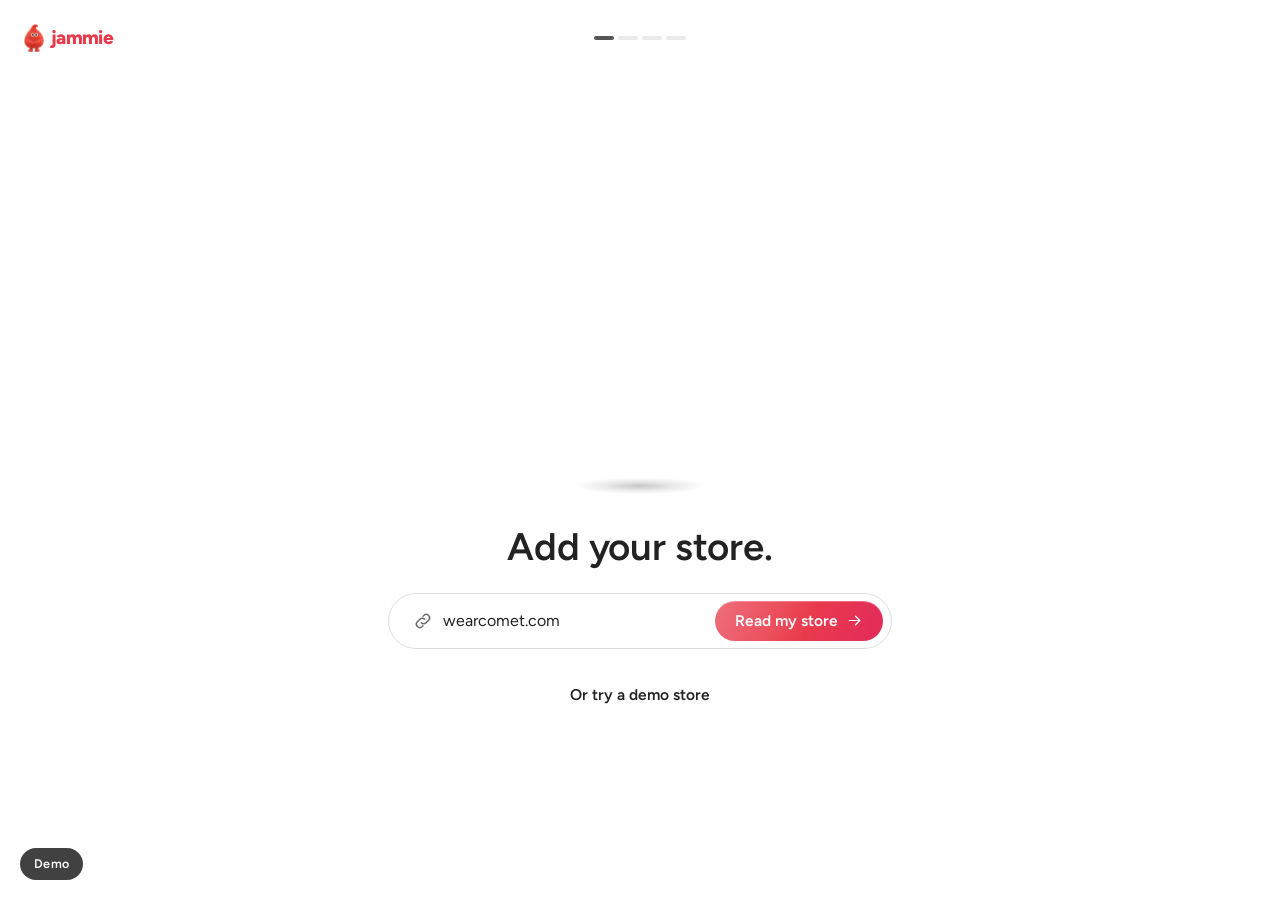
<file: index.html>
<!doctype html>
<html lang="en">
<head>
<meta charset="utf-8">
<meta name="viewport" content="width=device-width, initial-scale=1">
<link rel="icon" href="assets/jammie/v3/char-dollop-sm.png">
<title>jammie</title>
<!-- The site's front door. Jammie's prototype lives in app.html, so every link to it keeps working; this page only sends you there.
     The earlier ShopOS Feed prototype that used to be here is now feed-v1.html. -->
<meta http-equiv="refresh" content="0; url=app.html">
<script>location.replace('app.html' + location.search + location.hash);</script>
</head>
<body>
<p><a href="app.html">Open the Jammie prototype</a></p>
</body>
</html>
</file>
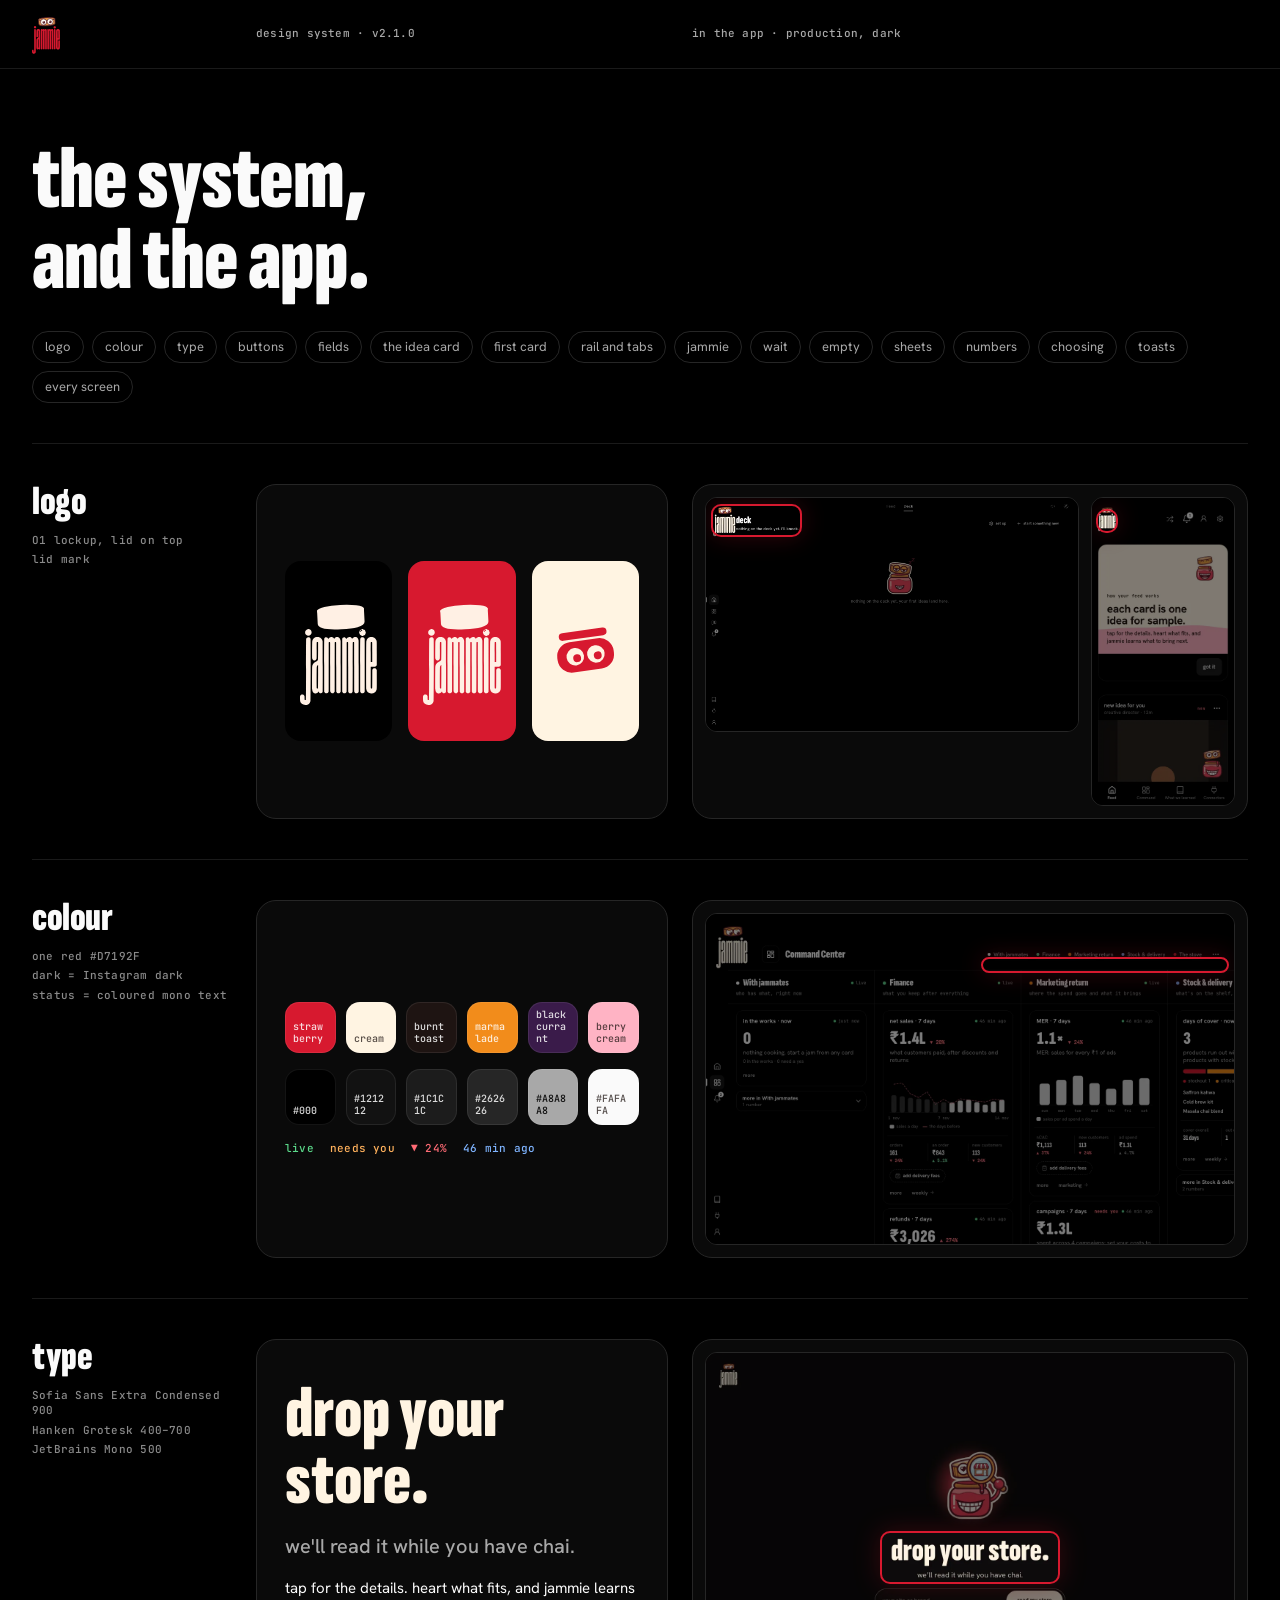
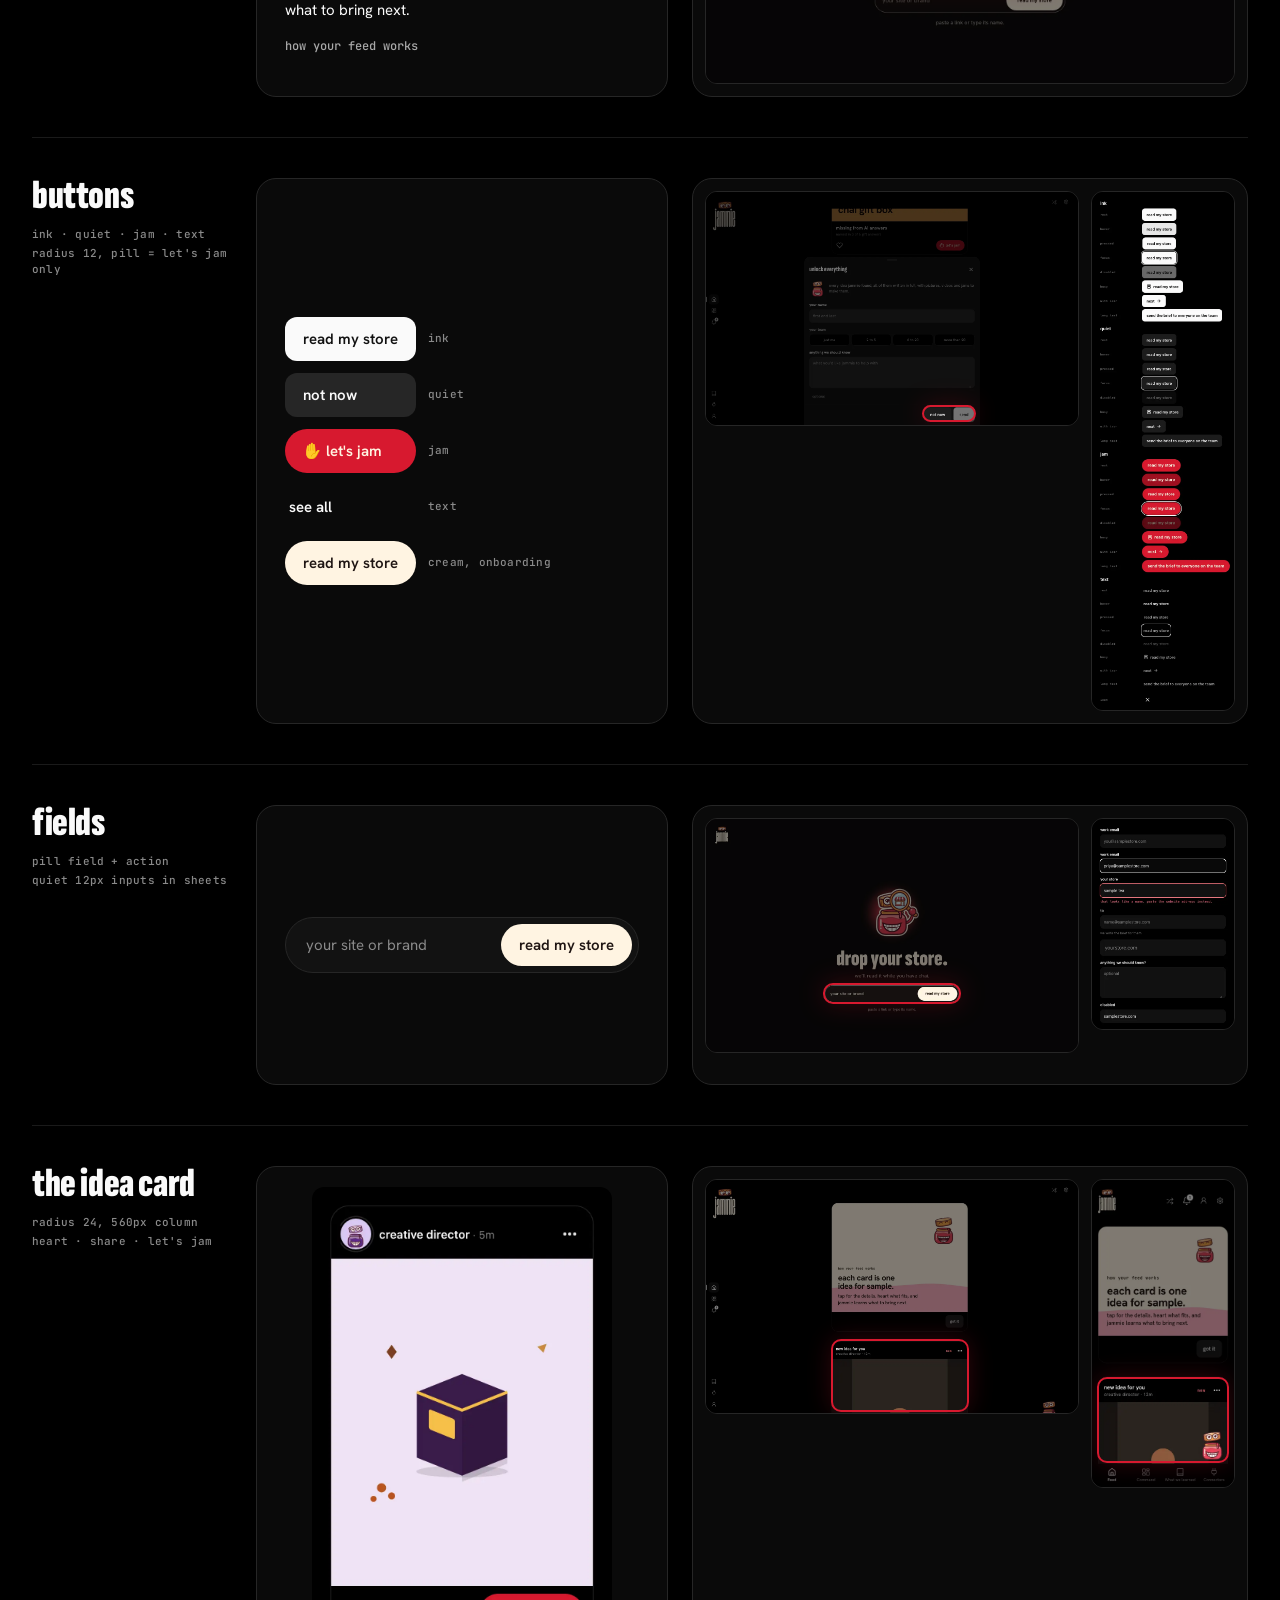
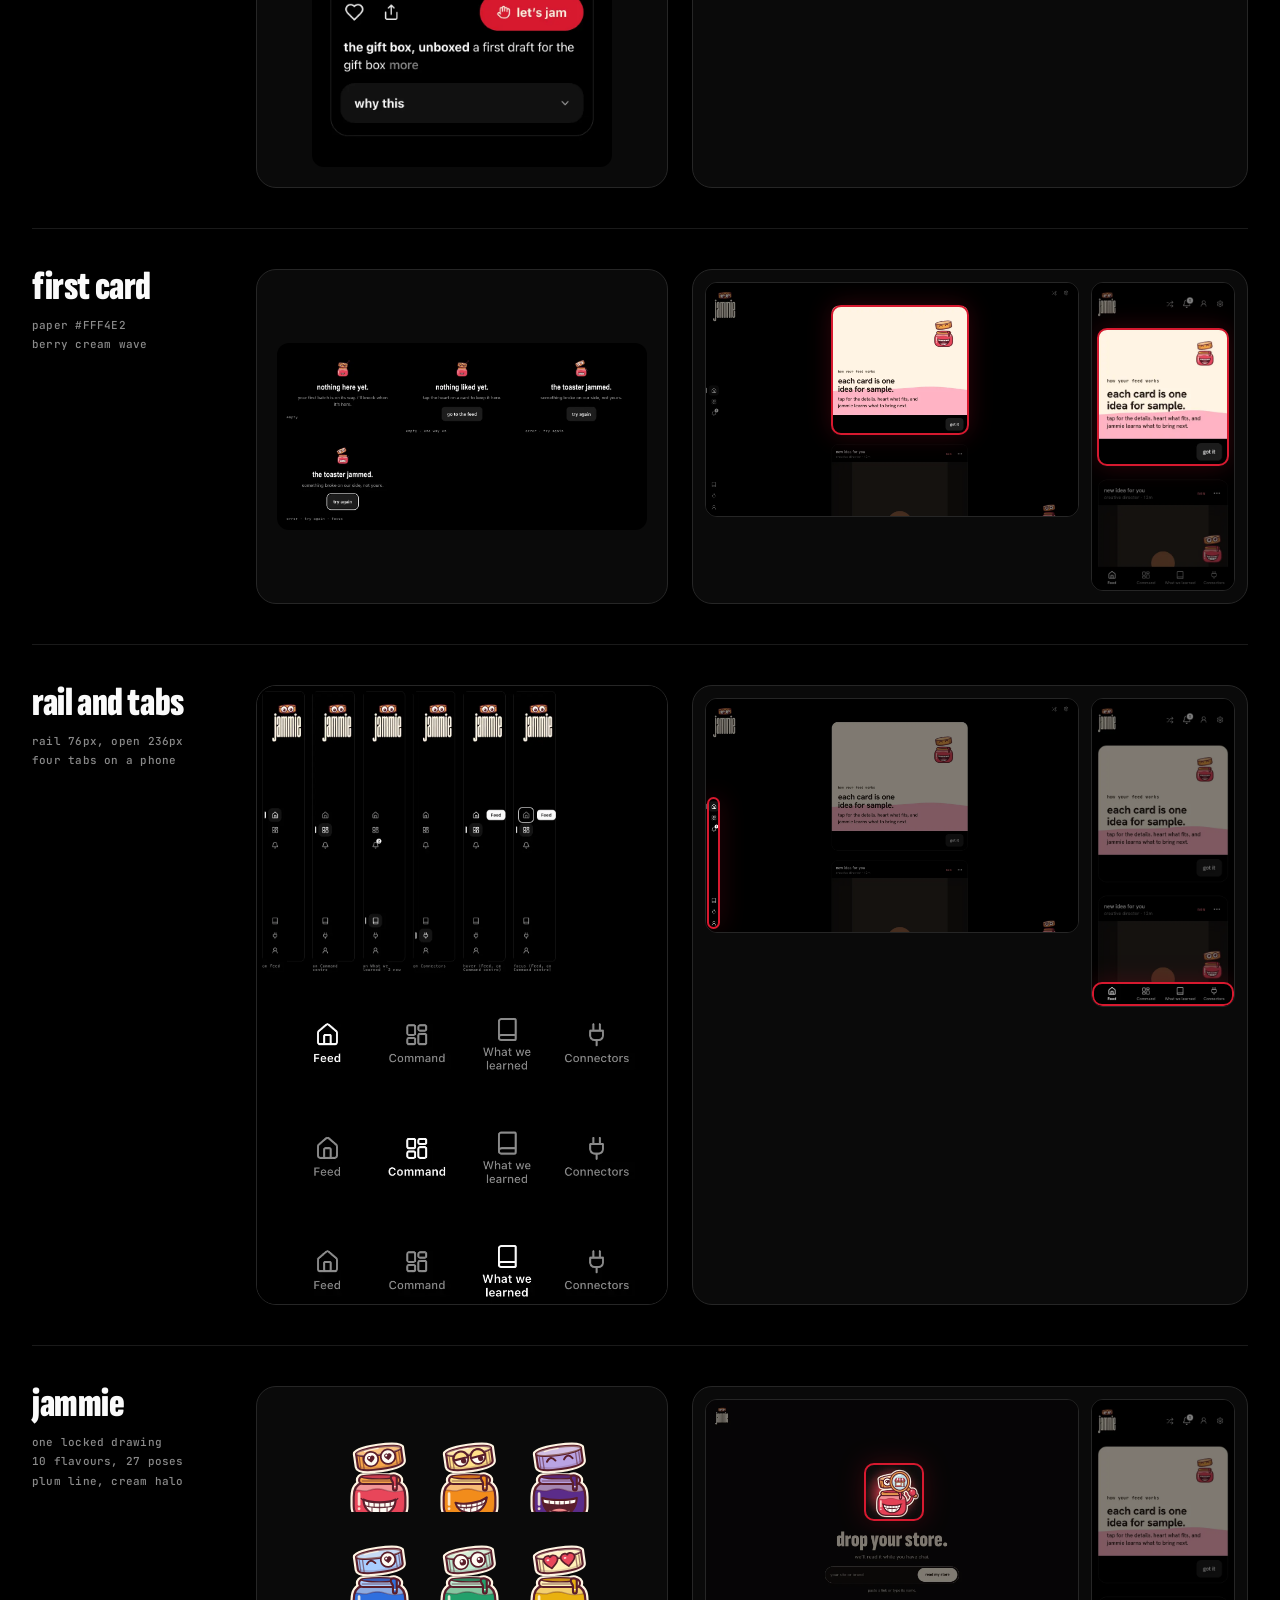
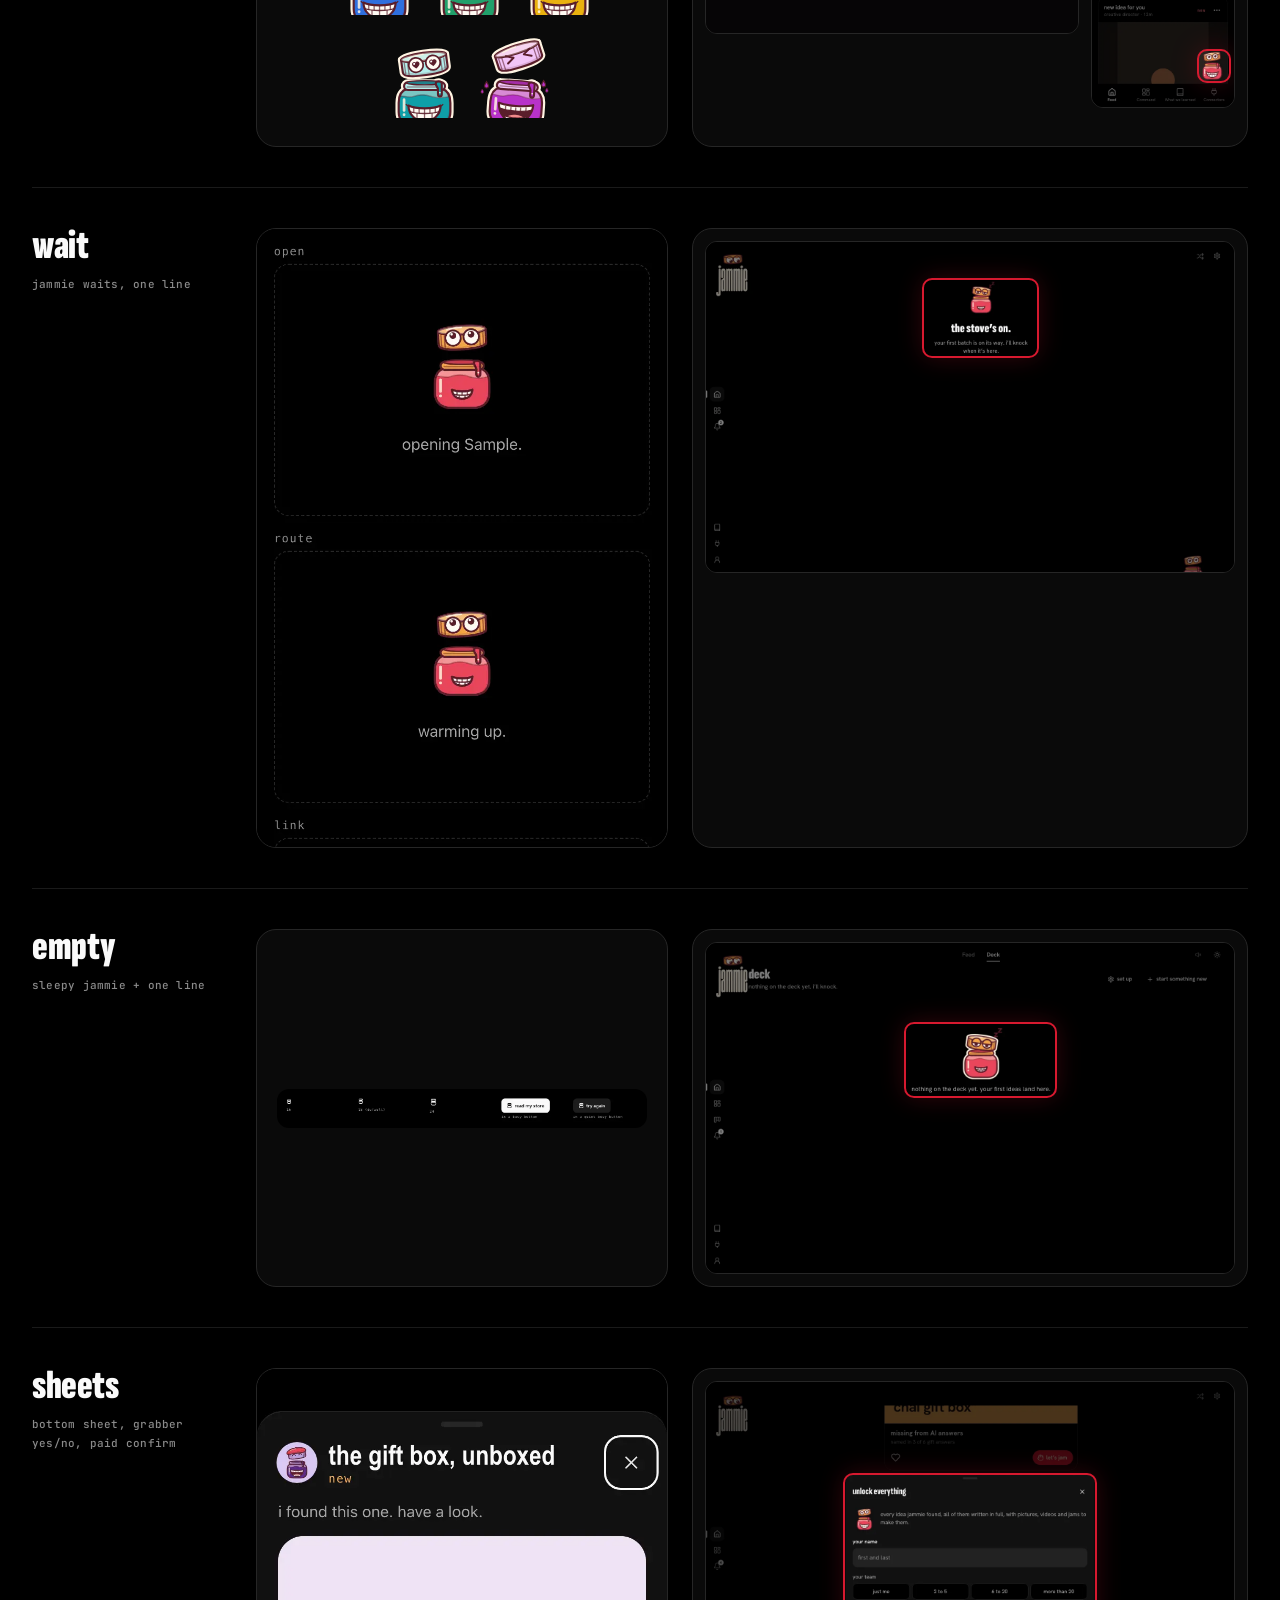
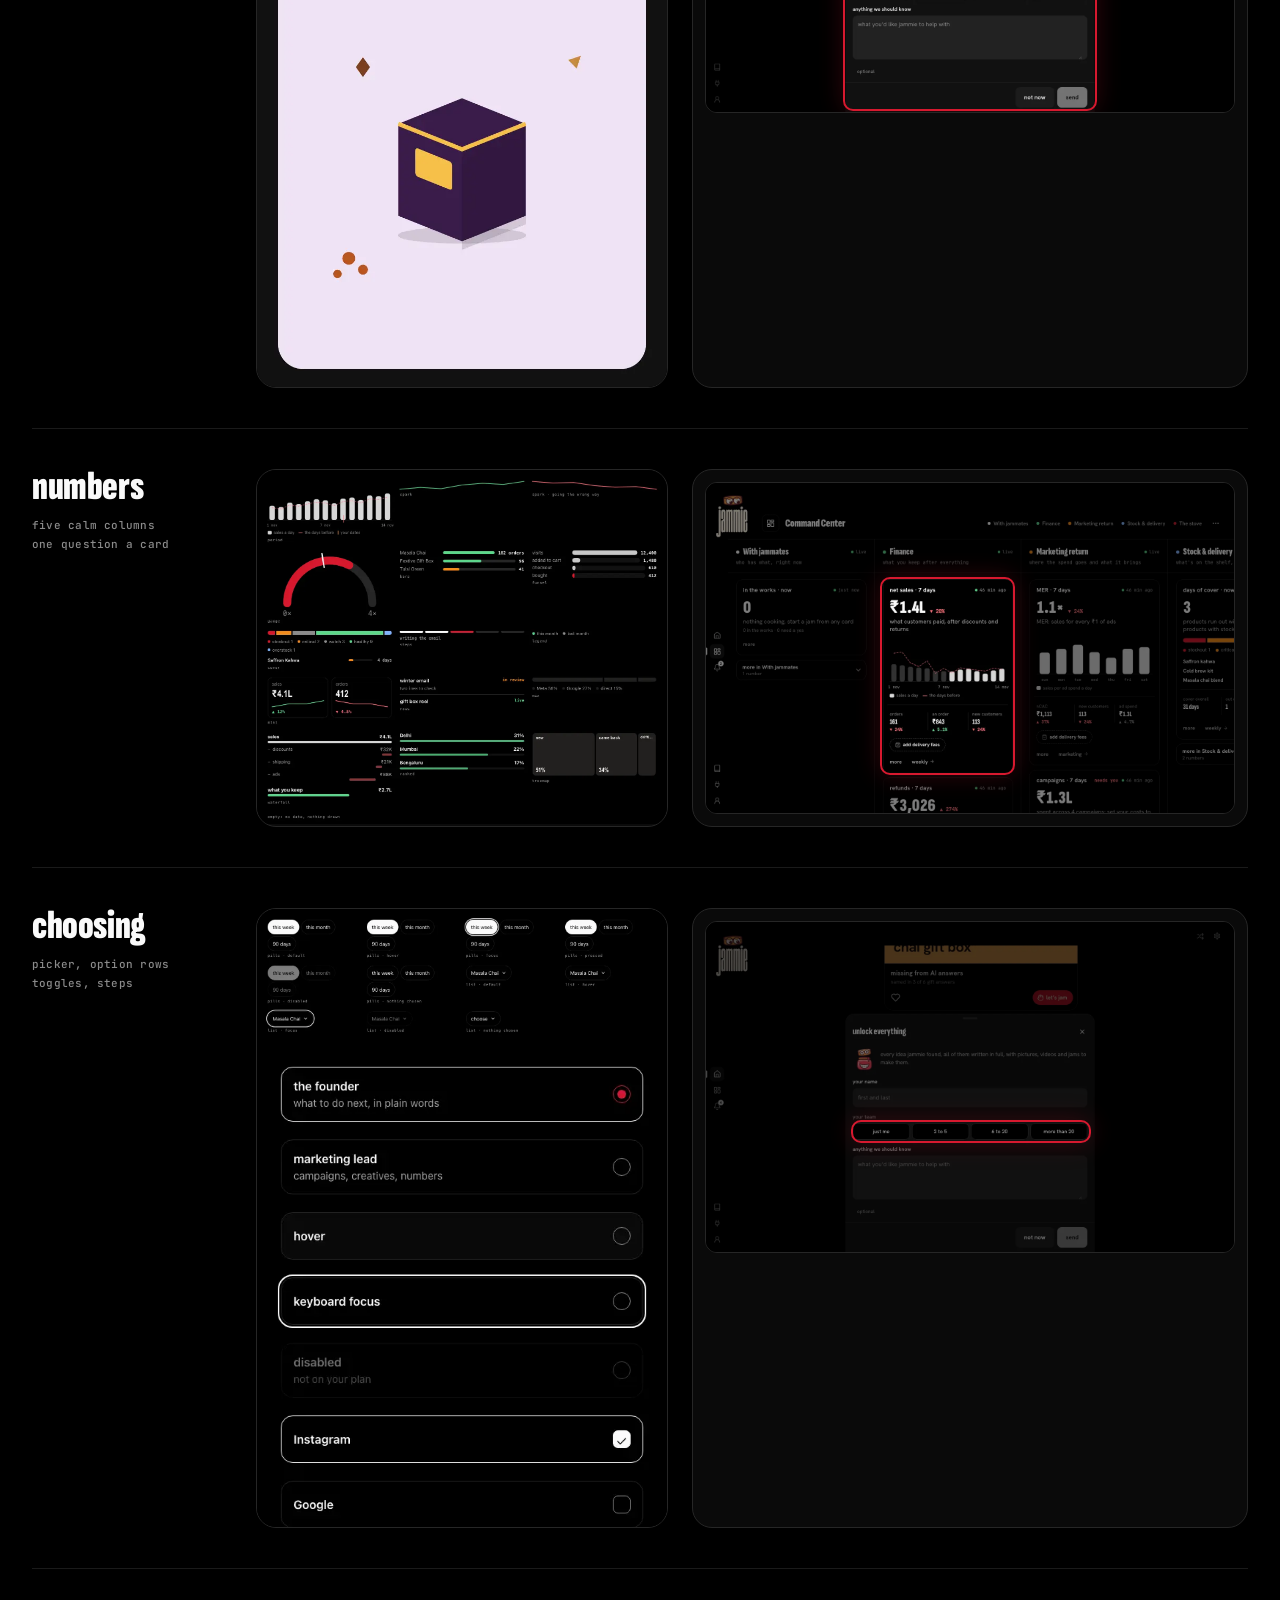
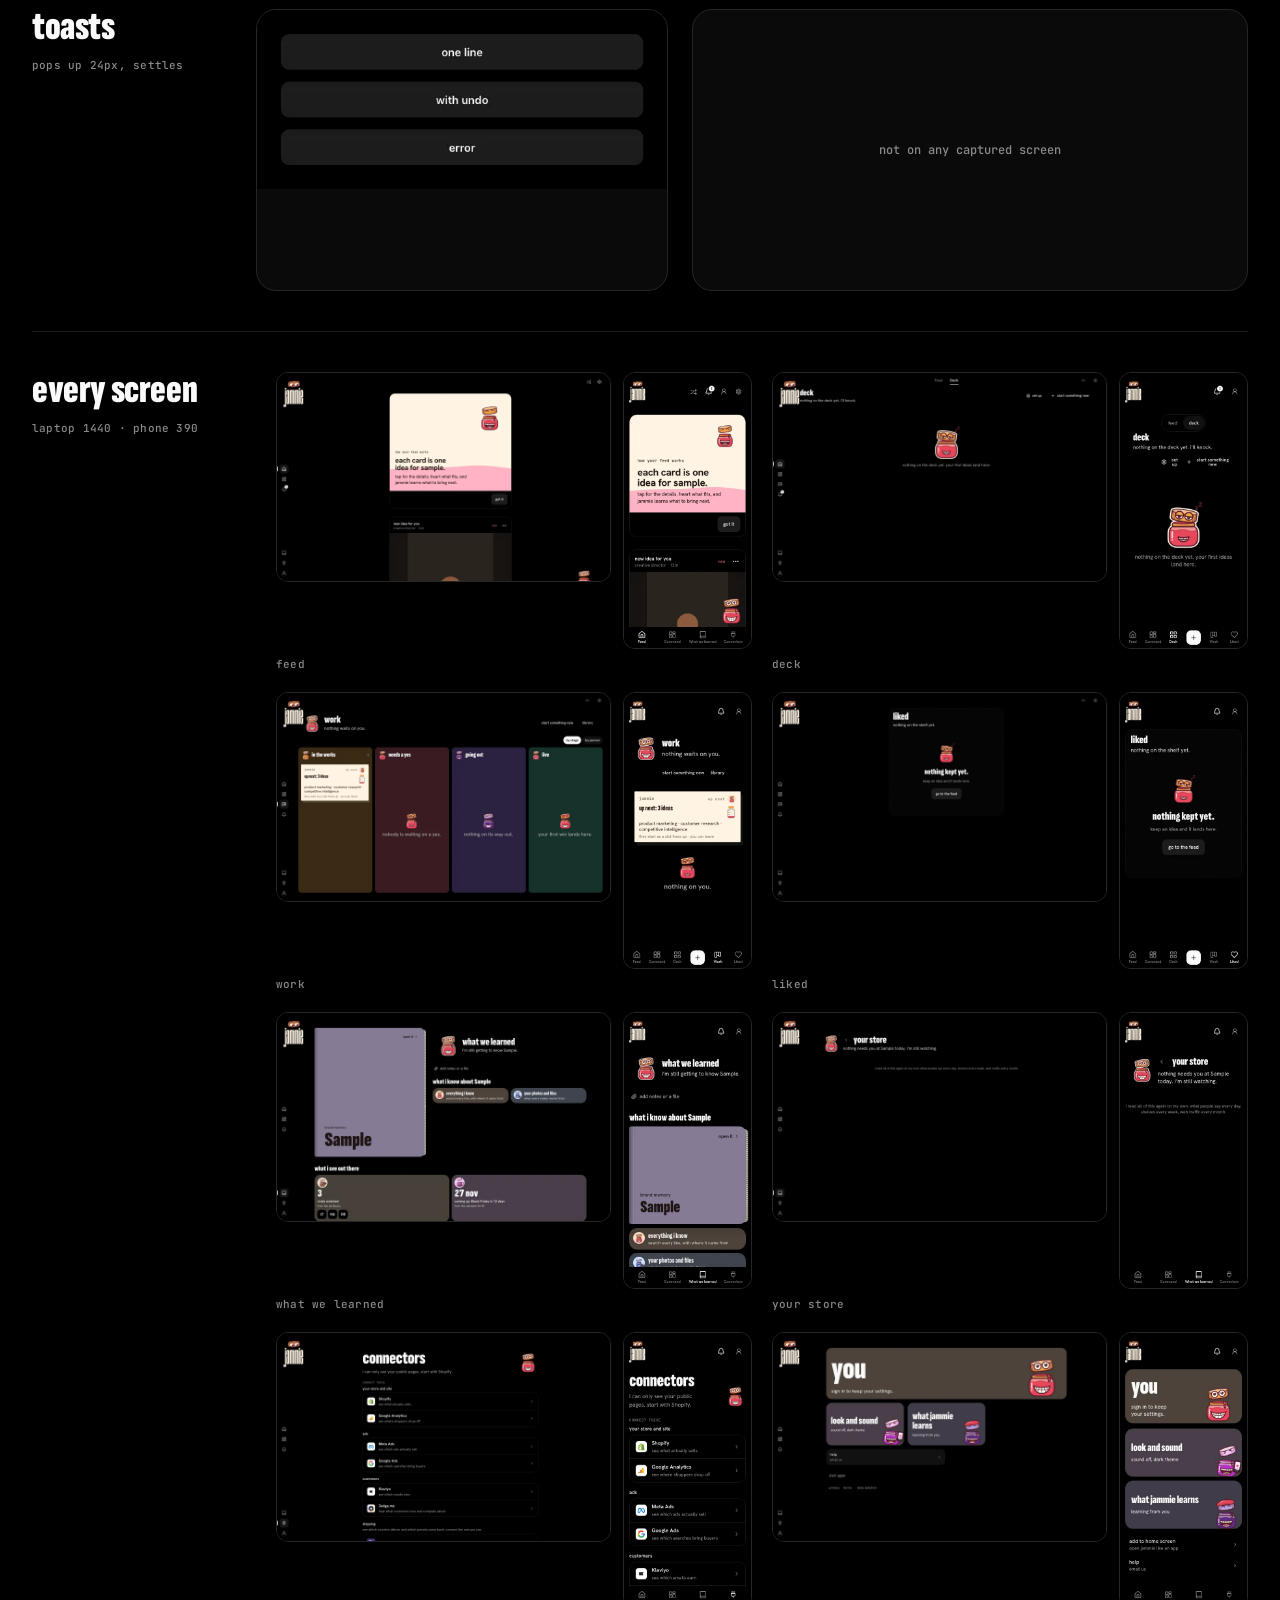
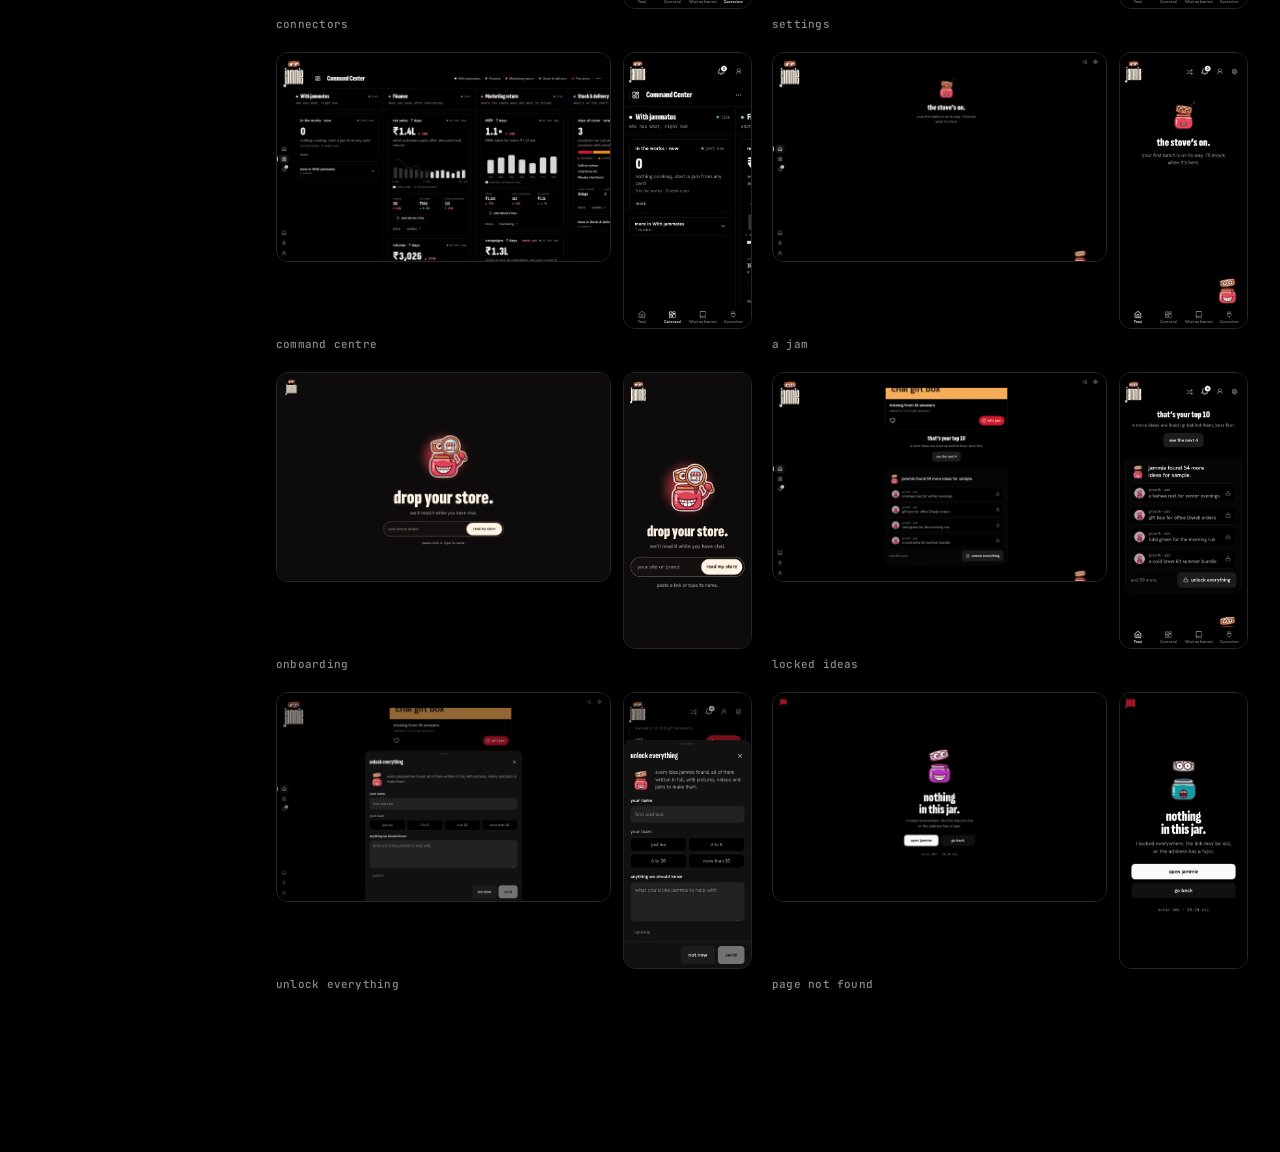
<file: actual.html>
<!doctype html>
<html lang="en">
<head>
<meta charset="utf-8">
<meta name="viewport" content="width=device-width, initial-scale=1">
<title>jammie, system vs app</title>
<link rel="preconnect" href="https://fonts.googleapis.com">
<link rel="preconnect" href="https://fonts.gstatic.com" crossorigin>
<link href="https://fonts.googleapis.com/css2?family=Hanken+Grotesk:wght@400;500;600;700&family=Sofia+Sans+Extra+Condensed:wght@900&family=JetBrains+Mono:wght@500&display=swap" rel="stylesheet">
<style>
:root{
  color-scheme:dark;
  --bg:#000; --s1:#0A0A0A; --s2:#121212; --s3:#1C1C1C; --s4:#262626;
  --line:#262626; --line-soft:#1A1A1A;
  --fg:#FAFAFA; --fg-2:#A8A8A8; --fg-3:#8A8A8A;
  --jam:#D7192F; --jam-ink:#FF6B75; --cream:#FFF4E2; --on-jam:#FFF4E2;
  --font:"Hanken Grotesk",-apple-system,sans-serif;
  --font-display:"Sofia Sans Extra Condensed","Arial Narrow",sans-serif;
  --font-mono:"JetBrains Mono",ui-monospace,monospace;
  --r-card:24px; --r-btn:12px;
}
*{box-sizing:border-box}
body{margin:0;background:var(--bg);color:var(--fg);font:400 15px/1.5 var(--font);-webkit-font-smoothing:antialiased}
img{display:block;max-width:100%}
.mono{font:500 11px/1.4 var(--font-mono);color:var(--fg-3);letter-spacing:.02em}
.display{font-family:var(--font-display);font-weight:900;letter-spacing:-.01em;line-height:.92;margin:0}

/* top */
.top{position:sticky;top:0;z-index:5;background:rgba(0,0,0,.82);backdrop-filter:blur(18px);-webkit-backdrop-filter:blur(18px);border-bottom:1px solid var(--line-soft)}
.top-in{max-width:1400px;margin:0 auto;padding:14px 32px;display:grid;grid-template-columns:200px 1fr 1.35fr;gap:24px;align-items:center}
.top-in img{height:40px;width:auto}
.top-in .mono{color:var(--fg-2)}
.wrap{max-width:1400px;margin:0 auto;padding:0 32px 120px}
.intro{padding:72px 0 40px}
.intro .display{font-size:88px}
.jump{display:flex;flex-wrap:wrap;gap:8px;margin-top:28px}
.jump a{height:32px;padding:0 12px;display:inline-flex;align-items:center;border-radius:999px;border:1px solid var(--line);color:var(--fg-2);text-decoration:none;font-size:13px}
.jump a:hover{color:var(--fg);border-color:var(--fg-3)}

/* a row: name | design system | in the app */
.row{display:grid;grid-template-columns:200px 1fr 1.35fr;gap:24px;padding:40px 0;border-top:1px solid var(--line-soft);scroll-margin-top:72px}
.name .display{font-size:40px}
.name .mono{margin-top:12px;display:grid;gap:4px}
.pane{position:relative;background:var(--s1);border:1px solid var(--line);border-radius:20px;min-height:280px;overflow:hidden}
.pane.pad{padding:28px;display:flex;flex-direction:column;justify-content:center;gap:16px}
.pane.scroll{max-height:620px;overflow-y:auto;scrollbar-width:thin}
.pane.scroll img{width:100%}
.pane.center{display:grid;place-items:center;padding:20px}
.pane.center img{max-height:580px;width:auto;border-radius:12px}

/* production shot with a spotlight on the element */
.shot{position:relative;cursor:zoom-in;line-height:0}
.shot img{width:100%;height:auto}
.shot .hl{position:absolute;border:2px solid var(--jam);border-radius:10px;box-shadow:0 0 0 9999px rgba(0,0,0,.5),0 0 24px rgba(215,25,47,.45);pointer-events:none}
.shots{display:grid;gap:12px;padding:12px}
.shots.two{grid-template-columns:2.6fr 1fr;align-items:start}
.shots .shot{border-radius:12px;overflow:hidden;border:1px solid var(--line)}
.shots .shot.tall{max-height:min(520px,60vh);overflow-y:auto;scrollbar-width:thin}
.none{display:grid;place-items:center;height:100%;min-height:280px;color:var(--fg-3);font:500 12px var(--font-mono)}

/* live design-system pieces, straight from tokens */
.lock-row{display:flex;gap:16px;align-items:stretch}
.lock-tile{flex:1;border-radius:16px;display:grid;place-items:center;padding:28px 12px;min-height:180px}
.lock-tile img{height:110px;width:auto}
.lock-tile.red img,.lock-tile.dark img.cream{filter:brightness(0) invert(95%) sepia(10%) saturate(480%) hue-rotate(320deg)}
.sw{display:grid;grid-template-columns:repeat(6,1fr);gap:10px}
.sw div{min-width:0;overflow:hidden;word-break:break-word;border-radius:14px;aspect-ratio:1;display:flex;align-items:flex-end;padding:8px;font:500 10px/1.2 var(--font-mono);color:rgba(255,255,255,.85);box-shadow:inset 0 0 0 1px rgba(255,255,255,.08)}
.sw div.lt{color:rgba(30,20,18,.75)}
.sw.surf div{aspect-ratio:auto;height:56px}
.ts-1{font-family:var(--font-display);font-weight:900;font-size:72px;line-height:.92;color:var(--cream)}
.ts-2{font-size:20px;font-weight:500;color:var(--fg-2)}
.ts-3{font-size:15px}
.ts-4{font:500 12px var(--font-mono);color:var(--fg-2)}
.btns{display:grid;grid-template-columns:repeat(2,auto);gap:12px;justify-content:start;align-items:center}
.btn{display:inline-flex;align-items:center;gap:8px;height:44px;padding:0 18px;border:0;border-radius:var(--r-btn);font:600 15px var(--font);cursor:pointer;white-space:nowrap}
.b-ink{background:#FAFAFA;color:#111}
.b-quiet{background:var(--s4);color:var(--fg)}
.b-jam{background:var(--jam);color:var(--on-jam);border-radius:999px}
.b-text{background:none;color:var(--fg);padding:0 4px}
.b-cream{background:var(--cream);color:#1E1412;border-radius:999px}
.field{display:flex;align-items:center;gap:8px;height:56px;padding:6px 6px 6px 18px;border-radius:999px;border:1px solid var(--line);background:var(--s2)}
.field input{flex:1;min-width:0;border:0;background:none;outline:none;color:var(--fg);font:inherit}
.field input::placeholder{color:var(--fg-3)}
.jm-row{display:flex;gap:6px;flex-wrap:wrap;justify-content:center}
.jm-row svg{width:84px;height:97px;--halo:#FFF4E2}

/* lightbox */
.lb{position:fixed;inset:0;z-index:20;background:rgba(0,0,0,.92);display:none;place-items:center;padding:32px;cursor:zoom-out}
.lb.on{display:grid}
.lb img{max-width:100%;max-height:100%;border-radius:12px}

@media (max-width:1000px){
  .top-in{grid-template-columns:1fr 1fr}.top-in img{display:none}
  .row{grid-template-columns:1fr}
  .intro .display{font-size:56px}
  .shots.two{grid-template-columns:1fr}
  .wrap,.top-in{padding-left:16px;padding-right:16px}
  .sw{grid-template-columns:repeat(3,1fr)}
}
</style>
</head>
<body>
<div id="sprite" hidden></div>

<header class="top"><div class="top-in">
  <img src="assets/jammie/logo/lockup-o1.svg" alt="jammie">
  <span class="mono">design system · v2.1.0</span>
  <span class="mono">in the app · production, dark</span>
</div></header>

<main class="wrap">
  <section class="intro">
    <h1 class="display">the system,<br>and the app.</h1>
    <nav class="jump" id="jump"></nav>
  </section>

  <!-- logo -->
  <section class="row" id="logo">
    <div class="name"><h2 class="display">logo</h2><div class="mono"><span>O1 lockup, lid on top</span><span>lid mark</span></div></div>
    <div class="pane pad">
      <div class="lock-row">
        <div class="lock-tile dark" style="background:#000"><img class="cream" src="assets/jammie/logo/lockup-o1.svg" alt="jammie lockup"></div>
        <div class="lock-tile red" style="background:var(--jam)"><img src="assets/jammie/logo/lockup-o1.svg" alt="jammie lockup on red"></div>
        <div class="lock-tile" style="background:var(--cream)"><img src="assets/jammie/logo/mark-lid.svg" alt="lid mark" style="height:70px"></div>
      </div>
    </div>
    <div class="pane"><div class="shots two">
      <div class="shot"><img src="assets/jammie/actual/screen-deck-1440.webp" alt="deck, laptop"><i class="hl" style="left:1.4%;top:2.8%;width:24.5%;height:14%"></i></div>
      <div class="shot"><img src="assets/jammie/actual/screen-feed-390.webp" alt="feed, phone"><i class="hl" style="left:2.5%;top:3.5%;width:16%;height:8%"></i></div>
    </div></div>
  </section>

  <!-- colour -->
  <section class="row" id="colour">
    <div class="name"><h2 class="display">colour</h2><div class="mono"><span>one red #D7192F</span><span>dark = Instagram dark</span><span>status = coloured mono text</span></div></div>
    <div class="pane pad">
      <div class="sw">
        <div style="background:#D7192F">strawberry</div>
        <div class="lt" style="background:#FFF4E2">cream</div>
        <div style="background:#1E1412">burnt toast</div>
        <div style="background:#F28C1B">marmalade</div>
        <div style="background:#3A1B4A">blackcurrant</div>
        <div class="lt" style="background:#FFB3C4">berry cream</div>
      </div>
      <div class="sw surf">
        <div style="background:#000">#000</div>
        <div style="background:#121212">#121212</div>
        <div style="background:#1C1C1C">#1C1C1C</div>
        <div style="background:#262626">#262626</div>
        <div style="background:#A8A8A8;color:#111">#A8A8A8</div>
        <div class="lt" style="background:#FAFAFA">#FAFAFA</div>
      </div>
      <div class="mono" style="display:flex;gap:16px"><span style="color:#5BD98A">live</span><span style="color:#FFB15C">needs you</span><span style="color:#FF6B75">▼ 24%</span><span style="color:#7FB4FF">46 min ago</span></div>
    </div>
    <div class="pane"><div class="shots">
      <div class="shot"><img src="assets/jammie/actual/screen-command-1440.webp" alt="command centre"><i class="hl" style="left:52%;top:13%;width:47%;height:5%"></i></div>
    </div></div>
  </section>

  <!-- type -->
  <section class="row" id="type">
    <div class="name"><h2 class="display">type</h2><div class="mono"><span>Sofia Sans Extra Condensed 900</span><span>Hanken Grotesk 400–700</span><span>JetBrains Mono 500</span></div></div>
    <div class="pane pad">
      <div class="ts-1">drop your store.</div>
      <div class="ts-2">we'll read it while you have chai.</div>
      <div class="ts-3">tap for the details. heart what fits, and jammie learns what to bring next.</div>
      <div class="ts-4">how your feed works</div>
    </div>
    <div class="pane"><div class="shots">
      <div class="shot"><img src="assets/jammie/actual/screen-onboarding-1440.webp" alt="onboarding"><i class="hl" style="left:33%;top:54%;width:34%;height:16%"></i></div>
    </div></div>
  </section>

  <!-- buttons -->
  <section class="row" id="buttons">
    <div class="name"><h2 class="display">buttons</h2><div class="mono"><span>ink · quiet · jam · text</span><span>radius 12, pill = let's jam only</span></div></div>
    <div class="pane pad">
      <div class="btns">
        <button class="btn b-ink">read my store</button><span class="mono">ink</span>
        <button class="btn b-quiet">not now</button><span class="mono">quiet</span>
        <button class="btn b-jam">✋ let's jam</button><span class="mono">jam</span>
        <button class="btn b-text">see all</button><span class="mono">text</span>
        <button class="btn b-cream">read my store</button><span class="mono">cream, onboarding</span>
      </div>
    </div>
    <div class="pane"><div class="shots two">
      <div class="shot"><img src="assets/jammie/actual/screen-paywall-1440.webp" alt="unlock everything"><i class="hl" style="left:58%;top:91.5%;width:14.5%;height:7.5%"></i></div>
      <div class="shot tall"><img src="assets/jammie/actual/system--buttons.webp" alt="every button state"></div>
    </div></div>
  </section>

  <!-- fields -->
  <section class="row" id="fields">
    <div class="name"><h2 class="display">fields</h2><div class="mono"><span>pill field + action</span><span>quiet 12px inputs in sheets</span></div></div>
    <div class="pane pad">
      <label class="field"><input placeholder="your site or brand" aria-label="your site or brand"><button class="btn b-cream" style="height:42px">read my store</button></label>
    </div>
    <div class="pane"><div class="shots two">
      <div class="shot"><img src="assets/jammie/actual/screen-onboarding-1440.webp" alt="onboarding field"><i class="hl" style="left:31.5%;top:70.5%;width:37%;height:9%"></i></div>
      <div class="shot tall"><img src="assets/jammie/actual/system--fields.webp" alt="field states"></div>
    </div></div>
  </section>

  <!-- idea card -->
  <section class="row" id="card">
    <div class="name"><h2 class="display">the idea card</h2><div class="mono"><span>radius 24, 560px column</span><span>heart · share · let's jam</span></div></div>
    <div class="pane center"><img src="assets/jammie/actual/feed--card-state-rest-picture.webp" alt="idea card, design system"></div>
    <div class="pane"><div class="shots two">
      <div class="shot"><img src="assets/jammie/actual/screen-feed-1440.webp" alt="feed, laptop"><i class="hl" style="left:33.6%;top:68.5%;width:37%;height:31%"></i></div>
      <div class="shot"><img src="assets/jammie/actual/screen-feed-390.webp" alt="feed, phone"><i class="hl" style="left:3.5%;top:64%;width:93%;height:28%"></i></div>
    </div></div>
  </section>

  <!-- welcome card -->
  <section class="row" id="coach">
    <div class="name"><h2 class="display">first card</h2><div class="mono"><span>paper #FFF4E2</span><span>berry cream wave</span></div></div>
    <div class="pane center"><img src="assets/jammie/actual/kit--blank-states.webp" alt="blank states"></div>
    <div class="pane"><div class="shots two">
      <div class="shot"><img src="assets/jammie/actual/screen-feed-1440.webp" alt="feed, laptop"><i class="hl" style="left:33.6%;top:9.5%;width:37%;height:56%"></i></div>
      <div class="shot"><img src="assets/jammie/actual/screen-feed-390.webp" alt="feed, phone"><i class="hl" style="left:3.5%;top:14.5%;width:93%;height:45%"></i></div>
    </div></div>
  </section>

  <!-- rail -->
  <section class="row" id="rail">
    <div class="name"><h2 class="display">rail and tabs</h2><div class="mono"><span>rail 76px, open 236px</span><span>four tabs on a phone</span></div></div>
    <div class="pane scroll"><img src="assets/jammie/actual/kit--rail-states.webp" alt="rail states"><img src="assets/jammie/actual/kit--rail-phone-tabs.webp" alt="phone tabs"></div>
    <div class="pane"><div class="shots two">
      <div class="shot"><img src="assets/jammie/actual/screen-feed-1440.webp" alt="feed, laptop"><i class="hl" style="left:.3%;top:42%;width:3.6%;height:57%"></i></div>
      <div class="shot"><img src="assets/jammie/actual/screen-feed-390.webp" alt="feed, phone"><i class="hl" style="left:0;top:92%;width:100%;height:8%"></i></div>
    </div></div>
  </section>

  <!-- mascot -->
  <section class="row" id="mascot">
    <div class="name"><h2 class="display">jammie</h2><div class="mono"><span>one locked drawing</span><span>10 flavours, 27 poses</span><span>plum line, cream halo</span></div></div>
    <div class="pane pad"><div class="jm-row" id="jmRow"></div></div>
    <div class="pane"><div class="shots two">
      <div class="shot"><img src="assets/jammie/actual/screen-onboarding-1440.webp" alt="onboarding mascot"><i class="hl" style="left:42.5%;top:27%;width:16%;height:25%"></i></div>
      <div class="shot"><img src="assets/jammie/actual/screen-feed-390.webp" alt="feed mascot"><i class="hl" style="left:74%;top:81%;width:24%;height:11%"></i></div>
    </div></div>
  </section>

  <!-- wait -->
  <section class="row" id="wait">
    <div class="name"><h2 class="display">wait</h2><div class="mono"><span>jammie waits, one line</span></div></div>
    <div class="pane scroll"><img src="assets/jammie/actual/system-wait--every-context.webp" alt="every wait"></div>
    <div class="pane"><div class="shots">
      <div class="shot"><img src="assets/jammie/actual/screen-jam-1440.webp" alt="a jam, waiting"><i class="hl" style="left:41%;top:11%;width:22%;height:24%"></i></div>
    </div></div>
  </section>

  <!-- empty -->
  <section class="row" id="empty">
    <div class="name"><h2 class="display">empty</h2><div class="mono"><span>sleepy jammie + one line</span></div></div>
    <div class="pane center"><img src="assets/jammie/actual/kit--spinner-states.webp" alt="spinner states"></div>
    <div class="pane"><div class="shots">
      <div class="shot"><img src="assets/jammie/actual/screen-deck-1440.webp" alt="empty deck"><i class="hl" style="left:37.5%;top:24%;width:29%;height:23%"></i></div>
    </div></div>
  </section>

  <!-- sheets -->
  <section class="row" id="sheets">
    <div class="name"><h2 class="display">sheets</h2><div class="mono"><span>bottom sheet, grabber</span><span>yes/no, paid confirm</span></div></div>
    <div class="pane scroll"><img src="assets/jammie/actual/popups--idea-open.webp" alt="idea sheet"><img src="assets/jammie/actual/kit--confirm-priced.webp" alt="paid confirm"><img src="assets/jammie/actual/popups--idea-menu.webp" alt="idea menu"></div>
    <div class="pane"><div class="shots">
      <div class="shot"><img src="assets/jammie/actual/screen-paywall-1440.webp" alt="unlock everything"><i class="hl" style="left:26%;top:27.5%;width:48%;height:72%"></i></div>
    </div></div>
  </section>

  <!-- charts -->
  <section class="row" id="charts">
    <div class="name"><h2 class="display">numbers</h2><div class="mono"><span>five calm columns</span><span>one question a card</span></div></div>
    <div class="pane scroll"><img src="assets/jammie/actual/kit--charts-states.webp" alt="every chart"></div>
    <div class="pane"><div class="shots">
      <div class="shot"><img src="assets/jammie/actual/screen-command-1440.webp" alt="command centre"><i class="hl" style="left:33%;top:28.5%;width:25.5%;height:60%"></i></div>
    </div></div>
  </section>

  <!-- controls -->
  <section class="row" id="controls">
    <div class="name"><h2 class="display">choosing</h2><div class="mono"><span>picker, option rows</span><span>toggles, steps</span></div></div>
    <div class="pane scroll"><img src="assets/jammie/actual/kit--picker-states.webp" alt="picker"><img src="assets/jammie/actual/system--option-rows.webp" alt="option rows"><img src="assets/jammie/actual/system--toggles-and-status.webp" alt="toggles and status"><img src="assets/jammie/actual/system--steps.webp" alt="steps"></div>
    <div class="pane"><div class="shots">
      <div class="shot"><img src="assets/jammie/actual/screen-paywall-1440.webp" alt="team size picker"><i class="hl" style="left:27.5%;top:60%;width:45.5%;height:7%"></i></div>
    </div></div>
  </section>

  <!-- toasts -->
  <section class="row" id="toasts">
    <div class="name"><h2 class="display">toasts</h2><div class="mono"><span>pops up 24px, settles</span></div></div>
    <div class="pane scroll"><img src="assets/jammie/actual/system--toasts.webp" alt="toasts"></div>
    <div class="pane"><div class="none">not on any captured screen</div></div>
  </section>

  <!-- every screen -->
  <section class="row" id="screens" style="grid-template-columns:220px 1fr">
    <div class="name"><h2 class="display">every screen</h2><div class="mono"><span>laptop 1440 · phone 390</span></div></div>
    <div id="allScreens" style="display:grid;grid-template-columns:repeat(2,1fr);gap:20px"></div>
  </section>
</main>

<div class="lb" id="lb"><img alt=""></div>

<script>
// jump links
document.getElementById('jump').innerHTML = [...document.querySelectorAll('.row')]
  .map(r => `<a href="#${r.id}">${r.querySelector('h2').textContent}</a>`).join('');

// every production screen, laptop beside phone
const SCREENS = [['feed','feed'],['deck','deck'],['work','work'],['liked','liked'],['learned','what we learned'],['store','your store'],['connectors','connectors'],['settings','settings'],['command','command centre'],['jam','a jam'],['onboarding','onboarding'],['pricing','locked ideas'],['paywall','unlock everything'],['error','page not found']];
document.getElementById('allScreens').innerHTML = SCREENS.map(([k, n]) => `
  <figure style="margin:0">
    <div class="shots two" style="padding:0">
      <div class="shot"><img loading="lazy" src="assets/jammie/actual/screen-${k}-1440.webp" alt="${n}, laptop"></div>
      <div class="shot"><img loading="lazy" src="assets/jammie/actual/screen-${k}-390.webp" alt="${n}, phone"></div>
    </div>
    <figcaption class="mono" style="margin-top:8px">${n}</figcaption>
  </figure>`).join('');

// mascot, live from the app's own sprite
fetch('assets/jammie/mascot/sprite.svg').then(r => r.text()).then(svg => {
  const box = document.getElementById('sprite'); box.innerHTML = svg; box.hidden = false;
  const flav = [['#E8465A','#F5A54A','jm-grin'],['#F28C1B','#FFE08A','jm-x-smug'],['#5B2C8A','#B9A3E3','jm-x-happy'],['#2F6FDE','#A9CDFF','jm-x-wink'],['#22A06B','#BFEBD2','jm-x-look'],['#E9B10F','#FFF1B8','jm-x-love'],['#0F9FA8','#B4EEEB','jm-x-heart'],['#B832C9','#F2C4F7','jm-laughing']];
  document.getElementById('jmRow').innerHTML = flav.map(([j,l,p]) =>
    `<svg viewBox="-14 -30 156 180" style="--jam:${j};--lid:${l}"><use href="#${p}"/></svg>`).join('');
});

// click any shot to see it big
const lb = document.getElementById('lb');
document.addEventListener('click', e => {
  const s = e.target.closest('.shot, .pane.center, .pane.scroll');
  if (lb.classList.contains('on')) { lb.classList.remove('on'); return; }
  const img = e.target.tagName === 'IMG' ? e.target : s && s.querySelector('img');
  if (s && img) { lb.querySelector('img').src = img.src; lb.classList.add('on'); }
});
document.addEventListener('keydown', e => { if (e.key === 'Escape') lb.classList.remove('on'); });
</script>
</body>
</html>
</file>
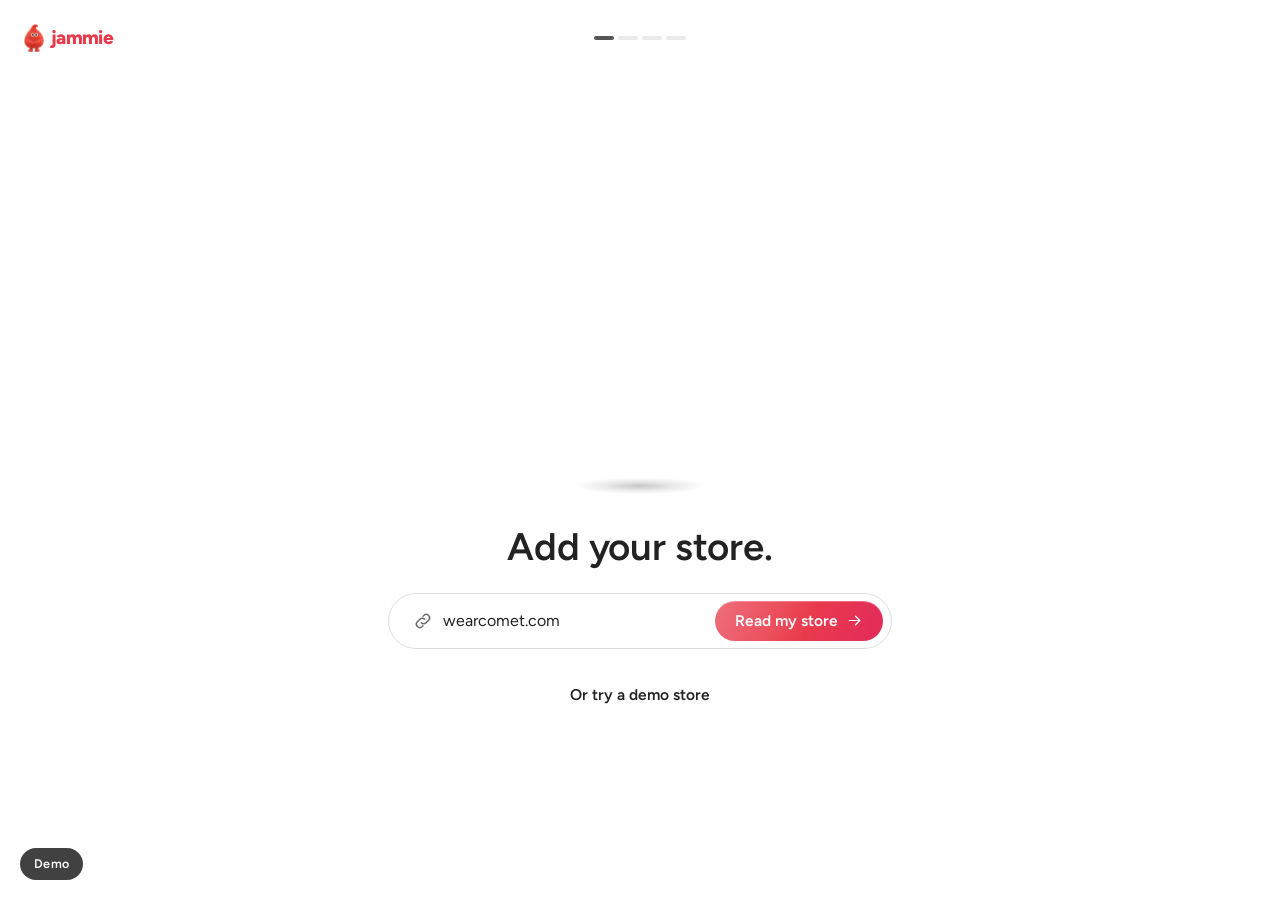
<file: app.html>
<!doctype html>
<html lang="en" data-theme="light">
<head>
<meta charset="utf-8">
<meta name="viewport" content="width=device-width, initial-scale=1, viewport-fit=cover">
<title>jammie</title>
<link rel="icon" href="assets/jammie/v3/char-dollop-sm.png">
<link rel="preconnect" href="https://fonts.googleapis.com">
<link rel="preconnect" href="https://fonts.gstatic.com" crossorigin>
<link href="https://fonts.googleapis.com/css2?family=Figtree:wght@400;500;600;700;800&display=swap" rel="stylesheet">
<link rel="stylesheet" href="assets/jammie/v3/jammie.css?v=28">
<style>
/* screens only: every token and shared piece comes from jammie.css */
:root{--side-w:min(440px,100vw);--bar:64px;--t:.45s;--t2:.32s;--pp:#FBF7F0;--vh:100vh}
@supports (height:100dvh){:root{--vh:100dvh}}   /* on a phone, the height you can see while the browser's bars show */
:root[data-theme="dark"]{--pp:#1D1A16}
body{padding-left:60px;height:var(--vh);overflow:hidden}
body.bare{padding-left:0;height:auto;overflow-x:hidden;overflow-y:auto}
body.bare .rail,body.bare .fab,body.bare .topbar{display:none}
a{text-decoration:none}

/* ---------- the shell: one top bar that never moves, a page under it, and a panel that opens beside the page ---------- */
#app{position:relative;height:var(--vh);background:var(--bg);transition:margin-right var(--t2) var(--ease),border-radius var(--t2) var(--ease),box-shadow var(--t2) var(--ease),background .3s var(--ease)}
body.bare #app{height:auto;min-height:var(--vh)}
.topbar{position:fixed;top:0;left:60px;right:0;z-index:8;height:var(--bar);display:flex;align-items:center;gap:24px;padding:0 24px;pointer-events:none;transition:right var(--t2) var(--ease),border-radius var(--t2) var(--ease)}
.topbar > *{pointer-events:auto}
.topbar.solid{background:var(--bg)}
.topbar h1{font-size:19px;font-weight:600;letter-spacing:0;white-space:nowrap}
.topbar small{margin-left:-12px;font-size:13.5px;color:var(--fg-2);white-space:nowrap}
.top-right{margin-left:auto;display:flex;gap:8px}
.top-right .ico-btn{position:relative;width:40px;height:40px;background:var(--s2)}   /* a soft fill, not a ring */
.top-right .ico-btn:hover{background:var(--s3)}
.top-right .ico-btn.on{background:var(--s3)}
.top-right em{position:absolute;top:-3px;right:-3px;min-width:17px;height:17px;padding:0 4px;border-radius:9px;background:var(--jam);color:#fff;font-style:normal;font-size:10.5px;font-weight:700;display:grid;place-items:center}
/* a page change: the bar stays, the page under it fades up a little. The same curve and time as every other move */
.page-in{animation:page-in .28s var(--ease) both}
@keyframes page-in{from{opacity:0;transform:translateY(8px)}}
@keyframes rise{from{opacity:0;transform:translateY(12px)}}
@keyframes fade{from{opacity:0}}
/* the page steps aside as a sheet with round corners, and the panel sits on the floor beside it */
body.has-side{background:var(--floor)}
body.has-side #app{margin-right:var(--side-w);border-radius:0 28px 28px 0;overflow:hidden;box-shadow:0 0 0 1px var(--line-soft),10px 0 34px rgba(0,0,0,.05)}
body.has-side .topbar{right:var(--side-w);border-top-right-radius:28px}
#side{--blk:var(--card);position:fixed;top:0;right:0;bottom:0;z-index:5;width:var(--side-w);display:flex;flex-direction:column;visibility:hidden;opacity:0;transform:translateX(28px);transition:opacity var(--t2) var(--ease),transform var(--t2) var(--ease),visibility 0s var(--t2)}
/* the panel lands first; its title, contents and foot follow a beat later, so you see the surface before the words */
body.has-side #side{visibility:visible;opacity:1;transform:none;transition:opacity var(--t2) var(--ease),transform var(--t2) var(--ease)}
.side-h{flex:none;display:flex;align-items:center;gap:8px;height:var(--bar);padding:0 12px 0 24px}
.side-h h2{font-size:19px;font-weight:600;letter-spacing:0;margin-right:auto}
.side-h .back{margin-left:-12px}
.side-body{flex:1;min-height:0;overflow-y:auto;padding:8px 24px 24px;display:flex;flex-direction:column;scrollbar-width:thin}
#side:not(.swap) .side-h h2,#side:not(.swap) .side-body,#side:not(.swap) .side-foot{animation:side-in .3s var(--ease) .14s both}
@keyframes side-in{from{opacity:0;transform:translateY(6px)}}
#side.swap .side-body{animation:fade .25s var(--ease)}   /* when one panel replaces another, only its inside fades */
.side-body > *{flex:none}
.side-foot{flex:none;display:flex;align-items:center;gap:8px;padding:16px 24px 24px}
.side-foot > .btn:last-child:not(:first-child){margin-left:auto}   /* the main action goes right when something sits before it */
.side-foot.ask{flex-direction:column;align-items:stretch;gap:12px}   /* what you might ask, then the box, 12px apart */
.side-foot .ico-btn:first-child{margin-left:-10px}   /* the heart's glyph, not its circle, lines up with the text above */
.side-empty{flex:1;display:grid;place-content:center;justify-items:center;gap:4px;text-align:center;padding-bottom:48px}   /* 48px: centred in the whole panel, not just under its header */
.side-empty img,.page-empty img{height:120px;width:auto;margin-bottom:8px}   /* an empty panel and an empty page are the same picture and title */
.side-empty h3,.page-empty h3{font-size:19px;font-weight:600;letter-spacing:0;color:var(--fg)}
.side-empty p{margin:0;color:var(--fg-2);font-size:14.5px}
/* inside a panel: a lead, then sections with room between them */
.lead-t{font-size:22px;font-weight:600;letter-spacing:0;line-height:1.22;text-wrap:pretty}
.lead-p{margin:8px 0 0;color:var(--fg-2);font-size:15.5px;line-height:1.5}
.side-body > .lead-p:first-child{margin-top:0}
.sec{margin-top:32px}   /* room between sections, never a rule */
.sec:first-child{margin-top:8px}
:root[data-theme="dark"] #side{--blk:var(--s2)}
.sec h4{font-size:15px;font-weight:600;letter-spacing:0;margin-bottom:8px}
.sec p{margin:0;font-size:15px;line-height:1.5;color:var(--fg-2)}
.sec .chips{display:flex;gap:8px;flex-wrap:wrap}
.cap{display:grid;gap:8px;justify-items:start;padding:16px;border-radius:16px;background:var(--blk,var(--s2));font-size:15px;line-height:1.5}
.opt{display:flex;gap:16px;align-items:center;width:100%;margin-bottom:8px;padding:16px;border:0;border-radius:16px;background:var(--blk);text-align:left;color:inherit;transition:background .15s}   /* each choice is its own block */
.opt:hover{background:var(--s3)}
.opt > i{width:40px;height:40px;border-radius:50%;background:var(--floor);display:grid;place-items:center;flex:none}
.opt b{display:block;font-weight:600}
.opt small{display:block;color:var(--fg-2);font-size:13.5px;line-height:1.35}
.msg{display:flex;align-items:center;gap:16px;padding:12px 0;color:inherit}
.msg img{width:48px;height:48px;border-radius:50%;object-fit:cover;flex:none;background:var(--card)}
.msg > span:not(.av){flex:1;min-width:0}
.msg b{display:block;font-size:15.5px;font-weight:500;line-height:1.35;white-space:nowrap;overflow:hidden;text-overflow:ellipsis}
.msg small{display:block;font-size:14px;line-height:1.35;color:var(--fg-2);white-space:nowrap;overflow:hidden;text-overflow:ellipsis}
.msg em{flex:none;font-style:normal;font-size:13px;color:var(--fg-2)}
/* a note to the team: what you can ask sits above, the box you type in is always at the foot */
.asks-for{display:flex;flex-wrap:wrap;gap:8px}
.asks-for .chip{border-color:transparent;background:color-mix(in srgb,var(--fg) 7%,transparent)}   /* a soft grey, not a white pill */
.asks-for .chip:hover{background:color-mix(in srgb,var(--fg) 12%,transparent)}
.composer.shake{animation:shake .3s}
@keyframes shake{25%{transform:translateX(-4px)}75%{transform:translateX(4px)}}
.composer{display:flex;align-items:flex-end;gap:8px;width:100%;padding:8px 8px 8px 18px;border:1px solid var(--line);border-radius:24px;background:var(--card)}
.composer:focus-within{border-color:var(--on-line)}
.composer textarea{flex:1;min-width:0;min-height:40px;max-height:168px;padding:9px 0;border:0;outline:0;background:none;resize:none;font:inherit;line-height:1.45;color:var(--fg);scrollbar-width:none}
.composer textarea::-webkit-scrollbar{display:none}
.composer .btn{flex:none;width:40px;height:40px;padding:0;border-radius:50%}

/* ---------- onboarding: one column, centred. Jammie, one thought, one control ---------- */
.h1{font-size:calc(var(--h-size) * .8);line-height:1.08}
.h2{font-size:28px;line-height:1.14}
.lead{height:150px;width:auto}
.dots{position:absolute;top:36px;left:50%;transform:translateX(-50%);display:flex;gap:4px}
.dots i{width:20px;height:4px;border-radius:4px;background:var(--s3)}
.dots i.on{background:var(--on)}
.dots i.now{animation:fill .5s var(--ease) both;transform-origin:left}
.onb{position:relative;overflow-x:clip;min-height:var(--vh);display:flex;flex-direction:column;align-items:center;justify-content:center;gap:24px;padding:80px 24px 48px;text-align:center}
.brandmark{position:absolute;left:24px;top:24px;display:flex;align-items:center;gap:7px;color:var(--jam);font-weight:800;font-size:19px;letter-spacing:-.03em}
.brandmark img{height:28px}
.onb-art{position:relative;display:grid;place-items:center}
.onb-art .lead{height:min(240px,27vh)}
.onb-body{display:flex;flex-direction:column;align-items:center;gap:24px;width:100%}
.onb-body .h1,.onb-body .h2{max-width:18ch}
.pop{position:relative;animation:pop .7s var(--ease) both}   /* Jammie arrives by fading up a little. It never grows */
.bob{position:relative;animation:bob 3.4s ease-in-out .8s infinite}
.onb-body > *{animation:rise .65s var(--ease) both}
.onb-body > *:nth-child(2){animation-delay:.1s}
.onb-body > *:nth-child(3){animation-delay:.2s}
.curtain{position:fixed;inset:0;z-index:60;background:var(--jam);clip-path:circle(0% at var(--cx,50%) var(--cy,50%));animation:bloom .5s cubic-bezier(.6,0,.3,1) forwards}
.curtain.lift{clip-path:none;animation:lift .6s cubic-bezier(.6,0,.2,1) forwards}
.curtain img{position:absolute;left:50%;top:50%;height:120px;transform:translate(-50%,-50%);filter:brightness(0) invert(1);opacity:.9}
@keyframes pop{from{opacity:0;transform:translateY(16px)}}
@keyframes bob{50%{transform:translateY(-9px)}}
@keyframes land{from{opacity:0;transform:translateY(70px) rotate(-4deg) scale(.9)}}
@keyframes fill{from{transform:scaleX(0)}}
@keyframes bloom{to{clip-path:circle(150% at var(--cx,50%) var(--cy,50%))}}
@keyframes lift{to{transform:translateY(-100%)}}
.feed.arrive .slide.at .fcard{animation:land .9s .25s cubic-bezier(.2,.9,.25,1.1) both}
.feed.arrive .story{animation:rise .5s both}
.feed.arrive .slide.at .acts > *{animation:rise .45s both}
/* where Jammie stands: a soft patch of shade at its feet. It sits behind the loop, which is laid on with multiply, so the feet cover it and it never moves or fades */
.stand{position:relative;display:grid;place-items:center}
.gnd{position:absolute;z-index:0;left:50%;top:calc(var(--gy) * 100%);width:46%;height:6%;transform:translate(-50%,-50%);border-radius:50%;background:radial-gradient(closest-side,rgba(0,0,0,.22),rgba(0,0,0,.08) 55%,transparent);pointer-events:none;animation:fade .9s var(--ease) both}
html[data-theme="dark"] .gnd{display:none}
/* Jammie moves: a short loop on white, laid onto the page */
.pop.v{mix-blend-mode:multiply}
.pop.v img{display:none}
.onb-art{--v:min(300px,32vh)}
.onb.small .onb-art{--v:min(170px,19vh)}
.pop.v video.lead{display:block;height:var(--v);aspect-ratio:1;object-fit:cover}
.onb.small .onb-art .lead{height:min(130px,15vh)}
/* in dark the white loops cannot be laid onto the page: the still stands in, at the size Jammie has inside the loop, and bobs */
html[data-theme="dark"] .pop.v{mix-blend-mode:normal;display:grid;place-items:center;height:var(--v)}
html[data-theme="dark"] .pop.v video{display:none!important}
html[data-theme="dark"] .pop.v img.lead{display:block;height:calc(var(--v) * .78);animation:bob 3.4s ease-in-out .8s infinite}
/* sign-in is a popup over the first screen: Google, or a name and an email */
.gate{position:fixed;inset:0;z-index:30;display:grid;place-items:center;padding:16px;background:rgba(0,0,0,.36);backdrop-filter:blur(3px);animation:fade var(--t) var(--ease)}
.gate-card{position:relative;width:min(392px,100%);max-height:calc(var(--vh) - 32px);overflow-y:auto;padding:24px;text-align:center;display:grid;justify-items:center;gap:16px;animation:rise var(--t) var(--ease) both;scrollbar-width:none}
.gate-card{--v:150px}
.gate-card .lead{height:120px}
.gate-card h2{font-size:24px;line-height:1.14}
.gate-card .btn{width:100%}
.gate-card form{display:grid;gap:8px;width:100%}
.gate-card .input{padding:9px 16px;text-align:left}
.gate-card .two{display:grid;grid-template-columns:1fr 1fr;gap:8px}
.x{position:absolute;top:12px;right:12px}
.or{display:flex;align-items:center;gap:12px;width:100%;color:var(--fg-2);font-size:13px}
.or::before,.or::after{content:"";flex:1;height:1px;background:var(--line-soft)}
.store{display:flex;align-items:center;gap:8px;width:min(504px,100%);height:56px;padding:0 8px 0 24px;border:1px solid var(--line);border-radius:var(--r-pill);background:var(--card)}
.store:focus-within{border-color:var(--on-line)}
.store input{flex:1;min-width:0;border:0;background:none;outline:none;color:var(--fg);font:inherit;font-size:16px}
.store .btn{border-radius:var(--r-pill);height:40px}
.store > [data-ico]{color:var(--fg-2)}
.gbtn{gap:10px}
.gbtn svg{width:18px;height:18px}
/* reading the store: the lines write themselves as each thing is read, and what was found hops in beside Jammie */
.hopstage{position:relative;display:grid;place-items:center;width:min(460px,92vw)}
.hop{position:absolute;left:var(--x);top:var(--y);height:min(68px,8vh);width:auto;opacity:0;filter:var(--felt)}
.hop.on{opacity:1;animation:in3d .85s cubic-bezier(.2,.9,.25,1.1) both,hop var(--d,2.2s) .85s infinite}
@keyframes hop{0%,100%{translate:0 0;animation-timing-function:cubic-bezier(.2,.6,.4,1)}50%{translate:0 -18px;animation-timing-function:cubic-bezier(.6,0,.8,.4)}}
.reading-line{margin:0;min-height:28px;font-size:18px;line-height:28px;font-weight:500;color:var(--fg-2)}
.reading-line span{display:inline-block;color:transparent;background:linear-gradient(90deg,var(--fg-3) 0%,var(--fg-3) 38%,var(--fg) 50%,var(--fg-3) 62%,var(--fg-3) 100%);background-size:220% 100%;-webkit-background-clip:text;background-clip:text;animation:rise var(--t) var(--ease) both,shimmer 2.6s linear infinite}   /* a light passes across the words while that thing is being read */
@keyframes shimmer{from{background-position:110% 0}to{background-position:-110% 0}}
/* three taps: every pick shows up on Jammie, or lands beside it */
.tapstage{display:flex;align-items:center;justify-content:center;gap:8px;height:min(250px,28vh)}
.tapstage .slot{position:relative;z-index:1;width:132px;height:100%;display:flex;flex-wrap:wrap;align-content:center;justify-content:center;gap:8px}
.tapstage .slot img{height:min(84px,10vh);width:auto;filter:var(--felt)}
.tapstage .me .ground::after{width:min(150px,38%)}
/* where you post: one place is big. Each one you add makes them all a little smaller, so they always fit the slot */
#chanSlot{--c1:min(92px,10.5vh);--k:1;flex-direction:column;flex-wrap:nowrap;align-items:center;justify-content:center;gap:6px}
#chanSlot[data-n="2"]{--k:.86}
#chanSlot[data-n="3"]{--k:.7}
#chanSlot[data-n="4"]{--k:.58}
#chanSlot img{height:calc(var(--c1) * var(--k));max-width:100%;object-fit:contain;transition:height var(--t) var(--ease)}
.tapstage .me{--v:min(250px,28vh);--lh:min(232px,26vh);flex:none;height:100%;width:var(--v);margin:0 calc((192px - var(--v)) / 2);display:grid;place-items:center}   /* as wide as the loop that stands on it, so Jammie is centred and the page around it never shifts */
.tapstage .me .lead{height:var(--lh)}
/* the plain still is cropped tighter than the dressed ones: draw it smaller and push it down so its size and feet match theirs */
.tapstage .me .pop:not(.v) img.lead,html[data-theme="dark"] .tapstage .me .pop.v img.lead{height:calc(var(--lh) * .86);margin-top:calc(var(--lh) * .14)}
html[data-theme="dark"] .tapstage .me .pop.v{height:auto}
/* a role change moves like one strip scrolled sideways: the look on stage and the next one travel the same distance together.
   Each one fades as it goes, from fully there to gone. Nothing clips them, so there is no edge to slide into */
.tapstage .me > *{grid-area:1/1;width:100%;display:grid;place-items:center}
.slide-in{animation:slide-in .62s cubic-bezier(.65,0,.35,1) both}
.slide-out{animation:slide-out .62s cubic-bezier(.65,0,.35,1) both}
@keyframes slide-in{from{opacity:0;transform:translateX(100%)}}
@keyframes slide-out{to{opacity:0;transform:translateX(-100%)}}
.in3d{animation:in3d .85s cubic-bezier(.2,.9,.25,1.1) both,sway3d 6s ease-in-out .85s infinite}
@keyframes in3d{0%{opacity:0;transform:perspective(500px) translateY(30px) rotateY(-80deg) rotateX(18deg) scale(.8)}60%{opacity:1;transform:perspective(500px) translateY(-5px) rotateY(14deg) rotateX(-3deg) scale(1.03)}100%{opacity:1;transform:perspective(500px) rotateY(0) scale(1)}}
@keyframes sway3d{0%,100%{transform:perspective(500px) rotateY(0)}25%{transform:perspective(500px) rotateY(14deg)}75%{transform:perspective(500px) rotateY(-14deg)}}
.asks{display:grid;gap:16px;width:min(560px,100%)}
.asks h4{font-size:14px;font-weight:600;letter-spacing:0;margin-bottom:8px}
.asks .chips{display:flex;flex-wrap:wrap;justify-content:center;gap:8px}
/* from a laptop up, three taps is two sides: Jammie at full size, the questions beside it */
@media (min-width:1061px){
  .onb.split{flex-direction:row;gap:clamp(24px,5vw,84px)}
  .onb.split .onb-body{width:min(430px,100%);align-items:flex-start;text-align:left}
  .onb.split .asks{width:100%;gap:24px}
  .onb.split .asks .chips{justify-content:flex-start}
  .onb.split .tapstage{height:min(440px,52vh);gap:4px}
  .onb.split .tapstage .slot{width:150px}
  .onb.split .tapstage .slot img{height:min(104px,12vh)}
  .onb.split #chanSlot{--c1:min(112px,13vh);gap:8px}
  .onb.split .tapstage .me{--v:min(440px,52vh);--lh:min(400px,47vh);margin:0 calc((294px - var(--v)) / 2)}
}
/* hey, here it is: what Jammie read comes back as a passport for the brand. It arrives shut, then its cover swings open
   on the spine, as Airbnb's host passport does. The open booklet is the resting state; the animation only plays it from shut */
.pp-wrap{--hi:rgba(255,255,255,.62);--red:linear-gradient(160deg,color-mix(in srgb,var(--jam) 86%,#fff),var(--jam) 40%,color-mix(in srgb,var(--jam-2) 82%,#3A0B22));
  width:min(820px,100%);display:grid;grid-template-columns:1fr 1fr;perspective:1800px;animation:land .9s cubic-bezier(.2,.9,.25,1.12) both}
:root[data-theme="dark"] .pp-wrap{--hi:rgba(255,255,255,.05)}
.pp-book{grid-column:2;position:relative;transform-style:preserve-3d;transform:rotateX(6deg);transform-origin:50% 100%;transition:transform .6s var(--ease);animation:pp-shift 1.1s 1.05s cubic-bezier(.6,0,.2,1) backwards}
.pp-book:hover{transform:rotateX(2deg)}
@keyframes pp-shift{from{transform:rotateX(6deg) translateX(-50%)}}   /* shut, the booklet sits in the middle; open, its spine does */
/* one side of the open booklet: the red cover showing round a page */
.pp-side{position:relative;padding:8px 8px 12px 0;border-radius:4px 22px 22px 4px;background:var(--red);box-shadow:0 2px 0 color-mix(in srgb,var(--jam-2) 70%,#000),0 30px 40px -22px rgba(70,20,30,.4),0 10px 18px -8px rgba(0,0,0,.18)}
/* the cover: its front is what you see shut, its back is the left page */
.pp-leaf{position:absolute;inset:0;transform-style:preserve-3d;transform-origin:0 50%;transform:rotateY(-180deg);animation:pp-open 1.1s 1.05s cubic-bezier(.6,0,.2,1) backwards}
@keyframes pp-open{from{transform:rotateY(0)}}
.pp-leaf > *{position:absolute;inset:0;backface-visibility:hidden;-webkit-backface-visibility:hidden}
.pp-front{display:flex;flex-direction:column;align-items:center;justify-content:center;gap:16px;border-radius:4px 22px 22px 4px;background:var(--red);color:#fff;text-align:center;box-shadow:inset 10px 0 0 rgba(0,0,0,.13),inset 12px 0 0 rgba(255,255,255,.14),inset 0 1px 0 rgba(255,255,255,.3)}
.pp-front small{font-size:12px;font-weight:600;letter-spacing:.16em;text-transform:uppercase;opacity:.9}
.pp-front .ico{width:76px;height:76px;stroke-width:1;opacity:.92}
.pp-front b{font-size:32px;font-weight:var(--h-weight);letter-spacing:var(--h-track);line-height:1}
.pp-side.l{position:absolute;transform:rotateY(180deg);padding:8px 0 12px 8px;border-radius:22px 4px 4px 22px}
.pp-page{position:relative;height:100%;min-width:0;padding:24px;background-color:var(--pp);text-align:left}
/* the left page lies in the shade of the fold; under its outer edge, the pages beneath it */
.pp-side.l .pp-page{border-radius:16px 2px 2px 16px;box-shadow:-1px 2px 0 color-mix(in srgb,var(--pp) 84%,#000),-2px 4px 0 var(--pp),-3px 6px 0 color-mix(in srgb,var(--pp) 80%,#000)}
.pp-side.l .pp-page::after{content:"";position:absolute;inset:0 0 0 auto;width:84px;border-radius:0 2px 2px 0;background:linear-gradient(90deg,transparent,rgba(0,0,0,.04) 40%,rgba(0,0,0,.11) 78%,rgba(0,0,0,.26));pointer-events:none}
/* the right page rises out of the fold: a thin dark line where the pages meet, then the paper catches the light */
.pp-side.r .pp-page{display:flex;flex-direction:column;gap:16px;min-height:min(360px,40vh);border-radius:2px 16px 16px 2px;
  background-image:repeating-radial-gradient(circle at 62% 16%,transparent 0 14px,color-mix(in srgb,var(--fg) 4%,transparent) 14px 15px);   /* the fine rings a passport page is printed with */
  box-shadow:1px 2px 0 color-mix(in srgb,var(--pp) 84%,#000),2px 4px 0 var(--pp),3px 6px 0 color-mix(in srgb,var(--pp) 80%,#000)}
.pp-side.r .pp-page::before{content:"";position:absolute;inset:0 auto 0 0;width:72px;border-radius:2px 0 0 2px;background:linear-gradient(90deg,rgba(0,0,0,.34),rgba(0,0,0,.1) 8%,var(--hi) 24%,transparent 62%);pointer-events:none}
.pp-side.r .pp-page > *{position:relative}
.pp-photo{width:100%;height:100%;object-fit:cover;border-radius:12px;box-shadow:0 0 0 4px var(--card),0 2px 8px rgba(0,0,0,.18)}
/* the stamp is ink on the page, not an object: it thumps down once the booklet is open */
.pp-side.r .pp-page > .pp-ink{position:absolute;right:20px;top:16px;width:88px;height:88px;border-radius:50%;border:2px solid currentColor;outline:1px solid currentColor;outline-offset:3px;color:var(--jam);opacity:.74;display:grid;place-content:center;text-align:center;font-size:9px;font-weight:700;letter-spacing:.12em;text-transform:uppercase;line-height:1.35;transform:rotate(-11deg);animation:stamp .4s 2.3s cubic-bezier(.3,1.5,.5,1) backwards}
.pp-ink b{display:block;font-size:12.5px;letter-spacing:.03em}
@keyframes stamp{from{opacity:0;transform:rotate(-11deg) scale(1.6)}}
.pp-top{display:flex;align-items:center;min-height:40px;font-size:12px;font-weight:600;letter-spacing:.08em;text-transform:uppercase;color:var(--fg-2)}
.pp-name{font-size:42px;font-weight:var(--h-weight);letter-spacing:var(--h-track);line-height:1}
.pp-facts{display:grid;grid-template-columns:repeat(2,minmax(0,1fr));gap:16px;margin:0}
.pp-facts dt{font-size:11.5px;font-weight:600;letter-spacing:.07em;text-transform:uppercase;color:var(--fg-2)}
.pp-facts dd{margin:2px 0 0;font-size:16px;font-weight:600}
.swatches{display:flex;gap:6px}
.swatches i{width:20px;height:20px;border-radius:50%;box-shadow:inset 0 0 0 1px color-mix(in srgb,var(--fg) 22%,transparent)}
@media (max-height:800px) and (min-width:861px){
  .onb.small{gap:16px;padding:64px 24px 24px}
  .onb.small .onb-art{--v:112px}
  .onb.small .onb-art .lead{height:96px}
  .pp-name{font-size:34px}
  .pp-side.r .pp-page{gap:12px;padding:20px 24px 16px;min-height:0}
}

/* ---------- the feed: stories across the card's width, then one tall card a stop ---------- */
.feed{position:relative;--col-w:calc(var(--fc-h) * .625);--st:clamp(44px,calc((var(--col-w) - 80px) / 6),72px);height:100%;display:flex;flex-direction:column}   /* six rings and five 16px gaps are exactly the card's width */
.stories-row{flex:none;display:flex;justify-content:center;padding:12px 24px 8px}
.stories{display:flex;justify-content:space-between;width:var(--col-w);max-width:100%}
.story:focus-visible,.act:focus-visible{outline:0}
.story:focus-visible i,.act:focus-visible > i{outline:2px solid var(--on-line);outline-offset:2px}   /* the focus ring is a circle too */
.stage{flex:1;min-height:0;width:100%;overflow-y:auto;scroll-snap-type:y mandatory;overscroll-behavior:contain;scrollbar-width:none}
.stage::-webkit-scrollbar{display:none}
.slide{height:100%;scroll-snap-align:start;scroll-snap-stop:always;display:flex;align-items:flex-start;justify-content:center;padding:6px 24px 0}   /* the top gap keeps a hairline of the next card from showing at the foot */
/* as on Winning Ads: the card itself is centred, and its actions hang outside it on the right, level with its foot */
.feed-col{position:relative;min-width:0}
/* the action column floats over the feed in the same place a card's column would be, so it stays still while the cards scroll under it */
.stage-wrap{position:relative;flex:1;min-height:0;display:flex;flex-direction:column}
.feed-over{position:absolute;inset:0;z-index:3;pointer-events:none;display:flex;align-items:flex-start;justify-content:center;padding:6px 24px 0}
.feed-over .feed-col{width:var(--col-w);height:var(--fc-h)}
.feed-over .acts{pointer-events:auto}
.feed-col .acts{position:absolute;left:calc(100% + 12px);top:0;height:var(--fc-h);justify-content:flex-end;gap:4px}
body.has-side .stage,body.has-modal .stage{overflow:hidden}
.fab{position:fixed;right:24px;bottom:24px;z-index:4;height:52px;padding:0 20px 0 6px;border-radius:99px;border:0;background:var(--card);box-shadow:var(--shadow-2);display:flex;align-items:center;gap:8px;font-weight:600;font-size:15px;color:inherit;transition:opacity var(--t2) var(--ease),box-shadow var(--t2) var(--ease)}
.fab:hover{box-shadow:var(--shadow-3)}
.fab span{width:40px;height:40px;border-radius:50%;background:var(--s2);display:grid;place-items:center}   /* Jammie sits in a circle */
.fab img{height:30px;width:auto}
body.has-side .fab{opacity:0;pointer-events:none}

/* ---------- a story: the whole screen goes dark and one tall picture plays, as on Instagram.
   Bars along the top fill as it plays, a tap on the left or right moves on, and it moves on by itself ---------- */
.scrim{position:fixed;inset:0;z-index:20;display:flex;align-items:center;justify-content:center;gap:16px;padding:16px;background:rgba(20,20,20,.94);animation:fade var(--t) var(--ease)}
.sv{position:relative;flex:none;height:min(calc(var(--vh) - 32px),880px);aspect-ratio:9/16;max-width:calc(100vw - 136px);border-radius:16px;overflow:hidden;isolation:isolate;background:#111;color:#fff}
.sv-pic{position:absolute;inset:0;z-index:-2;width:100%;height:100%;object-fit:cover}
.scrim.quiet{animation:none}   /* going from one story to the next, nothing fades: the picture just changes */
/* a picture with words on it is shown whole, over a blurred copy of itself, so nothing is cut off */
.sv.fit{background-size:cover;background-position:center}
.sv.fit .sv-pic{object-fit:contain;backdrop-filter:blur(30px) brightness(.62);-webkit-backdrop-filter:blur(30px) brightness(.62)}
.sv::before{content:"";position:absolute;inset:0;z-index:-1;pointer-events:none;background:linear-gradient(180deg,rgba(0,0,0,.5),transparent 18%,transparent 52%,rgba(0,0,0,.78))}
.sv-bars{position:absolute;top:10px;left:10px;right:10px;display:flex;gap:4px}
.sv-bars i{flex:1;height:3px;border-radius:3px;background:rgba(255,255,255,.36);overflow:hidden}
.sv-bars b{display:block;height:100%;border-radius:3px;background:#fff;transform:scaleX(0);transform-origin:left}
.sv-bars .done b{transform:none}
.sv-bars .now b{animation:sv-fill 5s linear forwards}
@keyframes sv-fill{to{transform:none}}
html.still .sv-bars .now b{animation:none;transform:scaleX(.45)}
.sv-h{position:absolute;z-index:2;top:22px;left:12px;right:6px;display:flex;align-items:center;gap:8px;font-size:14px;line-height:1}
.sv-h .ring{flex:none;width:34px;height:34px;border-radius:50%;background:center/cover;box-shadow:0 0 0 1.5px rgba(255,255,255,.92)}
.sv-h b{font-weight:600}
.sv-h small{font-size:13px;opacity:.76}
.sv-h .ico-btn{margin-left:auto;color:#fff}
.sv-h .ico-btn:hover,.sv-nav:hover{background:rgba(255,255,255,.2)}
.sv-tap{position:absolute;z-index:1;top:64px;bottom:0;left:0;width:34%}
.sv-tap.next{left:auto;right:0;width:66%}
.sv-foot{position:absolute;z-index:2;left:16px;right:16px;bottom:16px;display:grid;gap:8px;pointer-events:none}
.sv-foot h2{font-size:20px;font-weight:600;letter-spacing:0;line-height:1.22;text-wrap:pretty}
.sv-foot p{margin:0;font-size:14px;line-height:1.4;opacity:.88;display:-webkit-box;-webkit-line-clamp:2;-webkit-box-orient:vertical;overflow:hidden}
.sv-foot .btn{margin-top:8px;border-radius:var(--r-pill);pointer-events:auto}
.sv-nav{flex:none;width:36px;height:36px;border-radius:50%;background:rgba(255,255,255,.12);color:#fff;display:grid;place-items:center;transition:background .15s}
.sv-nav.off{visibility:hidden}

/* ---------- the command centre is a deck: columns that stand apart as their own panels, each scrolling on its own.
   Nothing here is ruled off with a line. A column is a tinted panel, a card is a lighter block on it, and the gaps do the rest ---------- */
.deck{height:100%;display:flex;flex-direction:column;padding-top:var(--bar)}
.deck-tabs{display:flex;gap:4px;overflow-x:auto;scrollbar-width:none}
.deck-tabs button{flex:none;display:inline-flex;align-items:center;gap:8px;height:32px;padding:0 12px;border:0;border-radius:var(--r-pill);background:none;font-size:13.5px;color:var(--fg-2)}
.deck-tabs button:hover{background:var(--s2);color:var(--fg)}
.deck-tabs i.dot{width:7px;height:7px;border-radius:50%;background:var(--jam);flex:none}
.deck-tabs .short,.deck-tabs [data-ico]{display:none}   /* a red dot only where something needs you */
.deck-cols{flex:1;min-height:0;display:flex;padding:8px 8px 24px 24px;overflow-x:auto;scrollbar-width:none}
.deck-cols::-webkit-scrollbar{display:none}
/* the gap between two columns is a handle: drag it to make the column on its left wider or narrower */
.grip{flex:none;position:relative;width:16px;cursor:col-resize;touch-action:none}
.grip::after{content:"";position:absolute;left:6px;top:50%;width:4px;height:44px;margin-top:-22px;border-radius:4px;background:var(--line);opacity:0;transition:opacity .15s,height .15s,margin .15s}
.grip:hover::after,.grip.on::after{opacity:1}
.grip.on::after{height:72px;margin-top:-36px;background:var(--on-line)}
body.sizing{cursor:col-resize;user-select:none;-webkit-user-select:none}
.dcol.flash{animation:flash 1s var(--ease)}
@keyframes flash{from{background:var(--s3)}}
/* the second row under the top bar: a page's own tabs live here, never in the top bar. They start where the page's content starts */
.subbar{flex:none;display:flex;align-items:center;height:48px;padding:0 24px;background:var(--bg)}
.subbar .deck-tabs{flex:1;min-width:0}
.subbar.fit .deck-tabs{flex:none;width:100%;max-width:1040px;margin:0 auto;padding:0 32px}
.subbar .deck-tabs button.on{background:var(--s2);color:var(--fg);font-weight:600}
/* the smaller pages (Saved, Memory, Connectors): one column in the middle, scrolling under the bar */
.page{height:100%;display:flex;flex-direction:column;padding-top:var(--bar)}
.page .edge{flex:none;position:relative;z-index:1;height:1px;margin-bottom:-1px;background:var(--line-soft);opacity:0;transition:opacity .2s}   /* shows only once the page has scrolled under the bar */
.page.scrolled .edge{opacity:1}
.page-scroll{flex:1;min-height:0;overflow-y:auto;scrollbar-width:thin}
.page-body{max-width:1040px;margin:0 auto;padding:16px 32px 96px}
.page-body.narrow{max-width:720px}
.sec-t{font-size:18px;margin:32px 0 16px;scroll-margin-top:16px}
.sec-t:first-child{margin-top:0}
.hello{display:flex;align-items:center;gap:12px;margin:0 0 24px;font-size:16.5px}
.hello img{height:52px;width:auto}
.page-empty{display:grid;justify-items:center;gap:4px;padding:80px 0;text-align:center;color:var(--fg-2)}
/* memory: the brand book with everything written on it, standing at an angle, and what Jammie knows as tiles */
.learn{display:grid;grid-template-columns:260px minmax(0,1fr);gap:48px;align-items:start}
.shelf{position:sticky;top:0;display:grid;justify-items:center;gap:24px;padding-top:8px}
.bk{position:relative;width:216px;aspect-ratio:3/4;transform:perspective(900px) rotateY(-22deg) rotateX(5deg);transform-origin:0 50%;transition:transform .6s var(--ease)}
.bk:hover{transform:perspective(900px) rotateY(-8deg) rotateX(2deg)}
.bk::before{content:"";position:absolute;inset:5px -11px 5px auto;width:13px;border-radius:0 3px 3px 0;background:repeating-linear-gradient(180deg,#F6EFE3 0 2px,#E3D8C6 2px 3px);transform:skewY(-28deg);transform-origin:0 0}   /* the edges of its pages */
.bk::after{content:"";position:absolute;left:4%;right:-12%;bottom:-18px;height:26px;border-radius:50%;background:radial-gradient(closest-side,rgba(0,0,0,.22),transparent);z-index:-1}   /* where it stands */
.bk-cover{position:absolute;inset:0;padding:20px 18px 18px 26px;border-radius:4px 12px 12px 4px;color:#fff;text-align:left;overflow:hidden;
  background:linear-gradient(135deg,color-mix(in srgb,var(--jam) 84%,#fff),var(--jam) 42%,color-mix(in srgb,var(--jam-2) 84%,#3A0B22));
  box-shadow:inset 12px 0 0 rgba(0,0,0,.14),inset 14px 0 0 rgba(255,255,255,.14),inset 0 1px 0 rgba(255,255,255,.3)}   /* the band is its spine */
.bk-cover small{display:block;font-size:11px;font-weight:600;letter-spacing:.06em;text-transform:uppercase;opacity:.86}
.bk-cover b{display:block;margin-top:8px;font-size:30px;font-weight:700;letter-spacing:-.02em;line-height:1}
.bk-cover p{margin:12px 0 0;font-size:14px;line-height:1.4;opacity:.92;max-width:16ch}
.tiles{display:grid;grid-template-columns:repeat(3,minmax(0,1fr));gap:16px}
/* connectors: Shopify first, then everything else in one list */
.rowi img.logo{flex:none;width:36px;height:36px;object-fit:contain;filter:var(--felt)}
.rowi.first{padding:20px 16px}
.rowi.first img.logo{width:48px;height:48px}
.rowi.first b{font-size:17px}
.logo-tile{flex:none;width:36px;height:36px;border-radius:50%;background:var(--bg);display:grid;place-items:center;font-weight:700;font-size:14px}

.toasts .toast{animation:toast 2.6s var(--ease) forwards}
html.still *{animation-duration:0s!important;animation-delay:0s!important;transition-duration:0s!important}
html.still ::-webkit-scrollbar{display:none}
@media (prefers-reduced-motion:reduce){.reading-line span{animation:none;color:var(--fg);background:none}.pop,.bob,.pp-wrap,.pp-book,.pp-leaf,.pp-ink,.in3d,.hop,.slide-in,.slide-out,.curtain,.onb-body > *,.feed.arrive *,.page-in,.side-body,.side-h h2,.side-foot{animation:none!important}.hop{opacity:1}}

/* ---------- the rest of the live product: stores, the check, settings, work, reports, memory's pages, connecting a tool, your account ---------- */
.topbar .back{margin:0 -16px 0 -8px;background:none}
#barActs{display:flex;gap:8px}
/* a plain page outside the app: pick a store, a store's profile */
.pick{position:relative;min-height:var(--vh);max-width:1104px;margin:0 auto;padding:104px 32px 64px;display:grid;gap:24px;align-content:start;justify-items:start}
.pick.narrow{max-width:720px}
.pick .ideas,.pick .wide{width:100%}
.pick .sec-t{margin:16px 0 -8px}
.pick .tagline{margin:-12px 0 0;font-size:17px;color:var(--fg-2)}
.pick .sub{margin:-8px 0 0;font-size:13.5px;color:var(--fg-2)}
.pick .tiles.wide{grid-template-columns:repeat(4,minmax(0,1fr))}
.ltile.off{opacity:.5}
.tiles.two{grid-template-columns:1fr 1fr}
.adder{display:flex;gap:8px;width:100%}
.adder .input{flex:1;min-width:0;padding:10px 14px}
.coach{position:absolute;z-index:4;left:50%;top:calc(var(--st) + 64px);transform:translateX(-50%);width:min(400px,calc(100% - 32px));display:flex;align-items:center;gap:12px;padding:12px 12px 12px 8px;border-radius:20px;background:var(--card);box-shadow:var(--shadow-3);font-size:14.5px;line-height:1.35;font-weight:500}
.coach img{flex:none;height:44px;width:auto}
.coach span{flex:1}
/* deck cards that hold an idea or a job, and a column with nothing in it */
.dcard.work img{display:block;width:100%;aspect-ratio:4/3;object-fit:cover;border-radius:10px;margin-bottom:12px}
.dcard p.t{margin:6px 0 0;font-size:15px;font-weight:600;line-height:1.3;color:var(--fg)}
.dcard.flat{background:var(--blk,var(--s2))}
.bars.tall{height:96px}
.dempty{margin:0;padding:32px 16px;text-align:center;font-size:14px;color:var(--fg-2)}
.subbar .tools{flex:none;display:flex;align-items:center;gap:8px;margin-left:16px}
.seg.sm button{height:28px;padding:0 12px;font-size:13px}
.rowi .v{flex:none;max-width:55%;font-weight:600;text-align:right}
.rowi .meter{display:block;margin-top:8px}
.sec .sub{margin:-4px 0 8px;font-size:13.5px}
.sec .rows + .adder,.sec .chips + .adder{margin-top:8px}
.fields{display:grid;grid-template-columns:1fr 1fr;gap:8px}
.fields .wide{grid-column:1/-1}
.addrow{display:grid;gap:8px;margin-top:16px;justify-items:start}
.swatch{display:block;height:40px;border-radius:10px;margin-bottom:8px;box-shadow:inset 0 0 0 1px rgba(127,127,127,.2)}
a.bk{display:block}
/* a question about a number, and its answer with where it came from */
.qa{display:grid;gap:8px;margin-bottom:16px}
.qa .q{justify-self:end;max-width:86%;margin:0;padding:10px 14px;border-radius:16px 16px 4px 16px;background:var(--s3);color:var(--fg)}
.qa .a{display:flex;gap:10px;align-items:flex-start}
.qa .a > span:last-child{padding:10px 14px;border-radius:16px 16px 16px 4px;background:var(--blk,var(--s2));font-size:15px;line-height:1.45}
.qa .a small{display:block;margin-top:4px;font-size:12.5px;color:var(--fg-2)}
.side-empty img.felt{height:128px;filter:var(--felt)}
.logo-tile.big{width:96px;height:96px;margin-bottom:8px;background:var(--s2);font-size:36px}
.side-empty .reading-line{font-size:16.5px}
/* the mic in a note: hold it and talk */
.composer .mic{flex:none;width:40px;height:40px;color:var(--fg-2)}
.composer.listening{border-color:var(--jam)}
.composer.listening .mic{background:var(--jam)}
.composer.listening .mic .ico{color:#fff}
.fab,#newTab{-webkit-touch-callout:none}
/* the Demo button floats outside the product's own UI: a small dark tab, bottom left. It opens the prototype's controls */
.demo-btn{position:fixed;left:76px;bottom:20px;z-index:6;height:32px;padding:0 14px;border-radius:var(--r-pill);display:inline-flex;align-items:center;background:var(--fg);color:var(--bg);font-size:12.5px;font-weight:600;letter-spacing:.02em;opacity:.86;transition:opacity .15s}
.demo-btn:hover,.demo-btn.on{opacity:1}
body.bare .demo-btn{left:20px}

.bar-brand,.rail .tab-new,.rail .tab-you,.phone-only,.rail .tl{display:none}

/* ---------- phone: built like Instagram. A top bar with the logo, a tab bar at the foot with your profile last,
   every popup a sheet from the foot, and everything you tap at least 44px (48px for icons, as YouTube does) ---------- */
@media (max-width:860px){
  :root{--bar:56px;--tab:60px}
  body{padding-left:0}
  #app{height:var(--vh)}   /* the page runs under the tab bar, so the bar can step away while you read */
  .phone-only{display:block}
  /* the tab bar, as Airbnb does it: a word under every icon, the one you are on in red. Each is a fifth of the width, so it is easy to hit.
     It steps away while you scroll down a page and comes back as soon as you scroll up */
  .rail{inset:auto 0 0 0;width:auto;height:calc(var(--tab) + env(safe-area-inset-bottom));flex-direction:row;align-items:stretch;padding:0 0 env(safe-area-inset-bottom);border-right:0;transition:transform .3s var(--ease);
    background:color-mix(in srgb,var(--bg) 88%,transparent);backdrop-filter:blur(18px) saturate(1.4);-webkit-backdrop-filter:blur(18px) saturate(1.4)}
  .rail .rail-brand,.rail .rail-nav a[data-nav="memory"],.rail .rail-nav a[data-nav="connectors"]{display:none}   /* those two live in the You sheet */
  .rail-nav,.rail-nav.low{display:contents}
  .rail-nav a::after{display:none}
  body.tabs-away .rail{transform:translateY(100%)}
  .rail a,.rail a:hover,.rail a.on{flex:1;width:auto;height:auto;border-radius:0;background:none;color:var(--fg-2);display:flex;flex-direction:column;align-items:center;justify-content:center;gap:4px}
  .rail a.on,body[data-page="memory"] .rail .tab-you,body[data-page="connectors"] .rail .tab-you{color:var(--jam)}   /* Memory and Connectors sit under You */
  .rail .tl{display:block;font-size:11px;font-weight:500;line-height:1}
  .rail a.on .tl{font-weight:600}
  .rail a .ico{width:24px;height:24px;stroke-width:1.8}
  .rail a.on .ico{stroke-width:2.3}
  .rail a[data-nav="feed"]{order:1}.rail a[data-nav="command"]{order:2}.tab-new{order:3}.rail a[data-nav="saved"]{order:4}.tab-you{order:5}
  .rail .tab-new,.rail .tab-you{display:flex}
  .tab-new .ico{padding:1px;border:1.7px solid currentColor;border-radius:7px;stroke-width:2!important}
  .tab-you .me{width:24px;height:24px;border-radius:50%;display:grid;place-items:center;background:var(--fg);color:var(--bg);font-size:11.5px;font-weight:700}
  .tab-you.on .me{box-shadow:0 0 0 2px var(--bg),0 0 0 3.5px var(--jam)}   /* your profile gets a red ring once it is open */
  .fab,#youBtn{display:none}   /* New and You are in the tab bar */
  .topbar{left:0;gap:12px;padding:0 4px 0 16px}
  .topbar:not(.solid){background:color-mix(in srgb,var(--bg) 88%,transparent);backdrop-filter:blur(18px);-webkit-backdrop-filter:blur(18px)}
  .topbar small{display:none}
  body[data-page="feed"] .bar-brand{display:inline-flex;align-items:center;gap:6px}
  .bar-brand img{height:30px;width:auto}
  .bar-brand b{color:var(--jam);font-weight:800;font-size:22px;letter-spacing:-.03em}
  .top-right{gap:0}
  /* a page's tabs: an icon over a short word, all of them across the width, a short line under the one you are on. Any tools the page has take a row of their own */
  .subbar{height:auto;padding:0 8px;flex-wrap:wrap}
  .subbar .deck-tabs,.subbar.fit .deck-tabs{flex:1 0 100%;gap:0;padding:0;overflow:visible}
  .deck-tabs button,.subbar .deck-tabs button.on{position:relative;flex:1;min-width:0;height:auto;min-height:48px;padding:8px 2px 10px;border-radius:0;background:none;flex-direction:column;justify-content:center;gap:4px;font-size:12px;line-height:1.2;color:var(--fg-2)}
  .subbar .deck-tabs button.on{color:var(--fg)}
  .deck-tabs button.on::after{content:"";position:absolute;left:22%;right:22%;bottom:0;height:2px;border-radius:2px;background:var(--fg)}
  .deck-tabs .full{display:none}
  .deck-tabs .short{display:block}
  .deck-tabs [data-ico]{display:inline-flex}
  .deck-tabs .ico{width:22px;height:22px}
  .deck-tabs i.dot{position:absolute;top:8px;left:calc(50% + 8px)}
  .page-body{padding:8px 16px calc(var(--tab) + 40px + env(safe-area-inset-bottom))}
  .learn{grid-template-columns:1fr;gap:32px}
  .shelf{position:static}
  .tiles{grid-template-columns:1fr 1fr;gap:8px}
  .ico-btn,.top-right .ico-btn{width:48px;height:48px}
  .ico-btn .ico{width:24px;height:24px}
  .top-right .ico-btn,.top-right .ico-btn:hover,.top-right .ico-btn.on{background:none}   /* a bare icon in the bar, as on Instagram */
  .top-right em{top:6px;right:6px}
  .btn{height:48px}
  .b-sm,.chip,.seg button{height:44px}
  .rowi{min-height:56px}
  .like{width:44px;height:44px;right:4px;top:4px}
  .input{padding:10px 16px}
  .composer .btn{width:44px;height:44px}
  .composer textarea,.input input{font-size:16px}   /* under 16px, iOS zooms the page when you tap a field */
  /* a panel is a sheet that rises from the foot, over a shade you can tap to close it */
  body.has-side{background:var(--bg)}
  body.has-side #app{margin-right:0;border-radius:0;box-shadow:none}
  body.has-side .topbar{right:0;border-radius:0}
  #shade{position:fixed;inset:0;z-index:29;background:rgba(0,0,0,.36);backdrop-filter:blur(4px);-webkit-backdrop-filter:blur(4px);opacity:0;pointer-events:none;transition:opacity var(--t) var(--ease)}
  body.has-side #shade{opacity:1;pointer-events:auto}
  #side{top:auto;left:0;width:auto;height:calc(var(--vh) * .86);   /* one height for every sheet, so moving from one to the next never makes it jump */
    z-index:30;background:var(--card);border-top:1px solid var(--line-soft);border-radius:24px 24px 0 0;box-shadow:var(--shadow-3);visibility:visible;opacity:1;transform:translateY(105%);transition:transform var(--t) var(--ease)}
  body.has-side #side{transform:none;transition:transform var(--t) var(--ease)}
  #side::before,.gate-card::before{content:"";flex:none;width:36px;height:5px;margin:8px auto -4px;border-radius:4px;background:var(--line)}
  /* the sign-in is a sheet from the foot too: no popups in the middle of a phone */
  .gate{place-items:end stretch;padding:0;background:rgba(0,0,0,.36);backdrop-filter:blur(4px);-webkit-backdrop-filter:blur(4px)}
  .gate-card{width:100%;max-height:calc(var(--vh) - 40px);padding:4px 16px calc(24px + env(safe-area-inset-bottom));gap:14px;border-radius:24px 24px 0 0;animation:sheet-up var(--t) var(--ease) both}
  .gate-card::before{grid-column:1/-1;justify-self:center;margin:8px 0 0}
  .gate-card .lead{height:96px}
  .x{top:8px;right:8px}
  @keyframes sheet-up{from{transform:translateY(100%)}}
  .side-h{padding:0 8px 0 16px}
  .side-foot .ico-btn:first-child{margin-left:-13px}
  .scrim{padding:0;gap:0}
  .sv{height:var(--vh);width:100vw;max-width:none;aspect-ratio:auto;border-radius:0}
  .sv-nav{display:none}
  .sv-foot{bottom:calc(16px + env(safe-area-inset-bottom))}
  #side{--blk:var(--s2)}
  .side-body{padding:8px 16px 24px}
  .side-foot{padding:16px 16px calc(16px + env(safe-area-inset-bottom))}
  .side-empty{padding:32px 0}
  .msg b,.msg small{white-space:normal}
  .opt > i{width:48px;height:48px;background:var(--card)}
  .opt > i .ico{width:22px;height:22px}
  .gate-card .input{padding:14px 16px}
  /* feed: the picture fills the screen, so everything on it sits on a dark backing and stays readable */
  /* the feed: logo and bell on top, the stories under them across the whole width, then the picture edge to edge */
  /* six rings always fit across the screen, never cut at the edge */
  .feed{--st:clamp(44px,calc((100vw - 32px - 60px) / 6),64px);--fc-h:calc(var(--vh) - var(--bar) - var(--st) - 36px - var(--tab) - env(safe-area-inset-bottom));padding-top:var(--bar)}
  .stories-row{padding:8px 16px}
  .stories{width:100%;max-width:none;justify-content:space-between}
  .story{font-size:11.5px}
  .slide,.feed-over{padding:0}
  .feed-over .feed-col{width:100%}
  .feed-col,.fcard{width:100%}
  .fc-media,.fcard.plain{width:100%;height:var(--fc-h);aspect-ratio:auto;border-radius:0}
  .fc-over{padding:72px 84px 20px 16px}
  .fc-over h3{font-size:17px}
  .fc-over p,.sv-foot p,.scard h3{display:block;-webkit-line-clamp:unset;overflow:visible}   /* on a phone nothing is cut with dots: the whole line shows */
  .fcard-top{top:12px;left:12px;right:12px;justify-content:flex-start}
  .pill{height:32px;padding:0 12px;font-size:13px;background:rgba(0,0,0,.36);backdrop-filter:blur(14px);-webkit-backdrop-filter:blur(14px)}
  button.pill{width:44px;height:44px;padding:0;justify-content:center}
  button.pill .ico{width:20px;height:20px}
  /* the actions on the picture, as YouTube Shorts does them: 48px circles on a soft blur, white icons, a label under each */
  .feed-col .acts{left:auto;right:8px;top:auto;bottom:16px;z-index:3;height:auto;gap:6px}
  .feed-col .act{width:60px;padding:0;gap:3px;font-size:12px;font-weight:600;color:#fff;text-shadow:0 1px 3px rgba(0,0,0,.7)}
  .feed-col .act:not(.jam) > i{width:48px;height:48px;background:rgba(0,0,0,.32);backdrop-filter:blur(14px) saturate(1.3);-webkit-backdrop-filter:blur(14px) saturate(1.3);box-shadow:inset 0 0 0 1px rgba(255,255,255,.12)}
  .feed-col .act .ico{width:24px;height:24px;color:#fff;stroke-width:2}
  .feed-col .act:not(.jam):hover > i{background:rgba(0,0,0,.46)}
  .feed-col .act.jam{margin-top:4px}
  .feed-col .act.jam > i{width:52px;height:52px}
  .pick{padding:80px 16px 48px}
  .pick .ideas,.pick .tiles.wide{grid-template-columns:1fr 1fr}
  .coach{top:calc(var(--bar) + var(--st) + 48px);left:12px;right:76px;width:auto;transform:none}   /* clear of the actions on the right */
  #barActs{gap:0}
  .topbar .back{margin:0 -8px 0 -12px}
  .subbar .tools{width:100%;margin:0;padding:4px 8px 8px;justify-content:space-between}
  .side-foot{flex-wrap:wrap}
  .side-foot > .btn:not(.b-text){flex:1 1 auto}   /* two buttons share the width; if they cannot, each takes a row */
  .seg.sm button{height:36px}
  .rowi.first{flex-wrap:wrap}
  .rowi.first .btn{width:100%}
  .fields{grid-template-columns:1fr}
  .composer .mic{width:44px;height:44px}
  .demo-btn,body.bare .demo-btn{left:0;bottom:auto;top:46%;height:auto;padding:14px 7px;border-radius:0 12px 12px 0;writing-mode:vertical-rl}   /* a tab on the left edge, clear of the tab bar and the card's words */
  .adder .input{padding:12px 14px}
  /* decks: one column a screen, with its cards' actions big enough to tap */
  /* one column a screen, exactly: no half column peeking in at the edge. The tabs above move between them */
  .deck-cols{gap:16px;padding:8px 16px calc(var(--tab) + 16px + env(safe-area-inset-bottom));scroll-snap-type:x mandatory;scroll-padding:0 16px}
  .dcol{width:calc(100vw - 32px);scroll-snap-align:start;scroll-snap-stop:always}
  .grip{display:none}
  /* onboarding */
  .onb{padding:64px 16px 32px;gap:16px}
  .brandmark{left:16px}
  .onb-art{--v:200px}
  .hop{height:48px}
  .store{flex-wrap:wrap;height:auto;gap:8px;padding:0;border:0;background:none}   /* the field gets the whole row, the button its own */
  .store > [data-ico]{display:none}
  .store input{flex:none;width:100%;height:56px;padding:0 20px;border:1px solid var(--line);border-radius:var(--r-pill);background:var(--card)}
  .store .btn{width:100%;height:48px}
  .tapstage{height:176px;gap:2px}
  .tapstage .slot{width:92px}
  .tapstage .slot img{height:58px}
  #chanSlot{--c1:60px;gap:4px}
  .tapstage .me{--v:176px;--lh:164px;width:190px;margin:0 -30px}
  .asks .chips{display:grid;grid-template-columns:1fr 1fr}
  .asks .chip{justify-content:center}
  /* on a phone the booklet opens upward: the cover lifts on its top edge and the picture page lands above */
  .pp-wrap{width:min(340px,100%);grid-template-columns:1fr;grid-template-rows:1fr 1fr}
  .pp-book{grid-column:1;grid-row:2;transform:none;animation-name:pp-shift-v}
  .pp-book:hover{transform:none}
  @keyframes pp-shift-v{from{transform:translateY(-50%)}}
  .pp-side{padding:0 8px 10px;border-radius:4px 4px 20px 20px}
  .pp-leaf{transform-origin:50% 0;transform:rotateX(180deg);animation-name:pp-open-v}
  @keyframes pp-open-v{from{transform:rotateX(0)}}
  .pp-front{border-radius:4px 4px 20px 20px;box-shadow:inset 0 10px 0 rgba(0,0,0,.13),inset 0 12px 0 rgba(255,255,255,.14)}
  .pp-side.l{transform:rotateX(180deg);padding:8px 8px 0;border-radius:20px 20px 4px 4px}
  .pp-page{padding:16px}
  .pp-side.l .pp-page{border-radius:14px 14px 2px 2px;box-shadow:none}
  .pp-side.l .pp-page::after{inset:auto 0 0 0;width:auto;height:30px;border-radius:0;background:linear-gradient(180deg,transparent,rgba(0,0,0,.2))}
  .pp-side.r .pp-page{gap:12px;min-height:0;border-radius:2px 2px 14px 14px}
  .pp-side.r .pp-page::before{inset:0 0 auto 0;width:auto;height:44px;border-radius:0;background:linear-gradient(180deg,rgba(0,0,0,.28),rgba(0,0,0,.08) 12%,var(--hi) 34%,transparent 80%)}
  .pp-side.r .pp-page > .pp-ink{right:12px;top:10px;width:72px;height:72px;font-size:7.5px}
  .pp-ink b{font-size:10.5px}
  .pp-top{min-height:24px}
  .pp-name{font-size:32px}
  .pp-facts{gap:8px 16px}
  .pp-facts dd{font-size:15px;line-height:1.3}
  .onb.small{gap:12px;padding-bottom:16px}
  .onb.small .onb-body{gap:12px}
  .onb.small .onb-art{--v:72px}
  .onb.small .onb-art .lead{height:62px}
  /* the open booklet is taller than a small phone: the way on stays at the foot of the screen */
  .onb.small .onb-body > .btn{position:sticky;bottom:calc(16px + env(safe-area-inset-bottom));z-index:2;box-shadow:0 8px 24px rgba(0,0,0,.2)}
}
/* a short phone: the actions lose their labels so all seven fit, and a shorter stage for the three taps */
@media (max-width:860px) and (max-height:700px){
  .feed-col .acts{gap:8px}
  .feed-col .act{font-size:0;gap:0}   /* every action stays on a short phone; only the words under them go */
  .tapstage{height:128px}
  .tapstage .me{--v:128px;--lh:120px;width:150px;margin:0 -24px}
  .tapstage .slot img{height:44px}
  #chanSlot{--c1:44px}
}
</style>
</head>
<body>
<nav class="rail" aria-label="main">
  <a class="rail-brand" href="#/feed" aria-label="jammie"><img src="assets/jammie/v3/char-dollop-sm.png" alt=""></a>
  <div class="rail-nav">
    <a class="draw" data-nav="feed" href="#/feed" aria-label="Feed"><i data-ico="home"></i><span class="tl">Feed</span></a>
    <a class="draw" data-nav="command" href="#/command" aria-label="Command centre"><i data-ico="chart"></i><span class="tl">Command</span></a>
    <a class="draw" data-nav="saved" href="#/saved" aria-label="Saved"><i data-ico="bookmark"></i><span class="tl">Saved</span></a>
    <a class="draw tab-new" id="newTab" href="#/new" aria-label="Ask the team for something new"><i data-ico="plus"></i><span class="tl">New</span></a>
    <a class="tab-you" id="youTab" href="#/you" aria-label="You"><span class="me">C</span><span class="tl">You</span></a>
  </div>
  <div class="rail-nav low">
    <a class="draw" data-nav="memory" href="#/memory" aria-label="Memory"><i data-ico="book"></i><span class="tl">Memory</span></a>
    <a class="draw" data-nav="connectors" href="#/connectors" aria-label="Connectors"><i data-ico="link"></i><span class="tl">Connectors</span></a>
  </div>
</nav>
<header class="topbar" id="topbar">
  <a class="bar-brand" href="#/feed" aria-label="jammie"><img src="assets/jammie/v3/char-dollop-sm.png" alt=""><b>jammie</b></a>
  <a class="ico-btn back draw" id="barBack" aria-label="Back" hidden><i data-ico="back"></i></a>
  <h1 id="barTitle"></h1><small id="barNote"></small>
  <div class="top-right"><span id="barActs"></span>
    <a class="ico-btn draw" id="bellBtn" href="#/bell" aria-label="Updates"><i data-ico="bell"></i><em id="bellN" hidden></em></a>
    <a class="ico-btn draw" id="youBtn" href="#/you" aria-label="You"><i data-ico="user"></i></a>
  </div>
</header>
<a class="fab draw" href="#/new" aria-label="Ask the team for something new"><span><img src="assets/jammie/v3/char-dollop-sm.png" alt=""></span>New</a>
<a class="demo-btn" id="demoBtn" href="#/demo" aria-label="Demo controls: not part of the product">Demo</a>
<main id="app"></main>
<aside id="side" aria-label="panel"></aside>
<div id="shade"></div>
<div id="modal"></div>
<div class="toasts" id="toasts"></div>

<script src="assets/jammie/v3/icons.js?v=28"></script>
<script src="assets/jammie/v3/data.js?v=28"></script>
<script>
(() => {
  const { A, D, STORES: SHOPS, STORE: S, IDEAS: ALL, real, av, ico, fcard, scard, story, dnum, dcard, ltile, turnFrame } = window.JAMMIE;
  let IDEAS = ALL;   // the feed's list: the store's ideas, in the order you shuffled them to
  const RICH = S.key === 'comet';   // Comet is drawn in full depth; the other demo stores carry what the live demo shows for them
  const n0 = v => Number(v).toLocaleString('en-US');
  const $ = id => document.getElementById(id);
  const root = document.documentElement, app = $('app'), sideEl = $('side'), modal = $('modal');
  const STILL = new URLSearchParams(location.search).has('still');   // the flow map shows screens at rest
  if (STILL) { root.classList.add('still'); $('demoBtn').hidden = true; }   // the flow map's frames show the product only

  // light or dark: one saved choice, shared with the flow map and the design system
  const KEY = 'jammie-workbench-v5';
  let look = {}; try { look = JSON.parse(localStorage.getItem(KEY)) || {}; } catch {}
  const forced = new URLSearchParams(location.search).get('theme');   // ?theme=dark shows a screen dark without saving it
  const paint = theme => { root.dataset.theme = theme; };
  paint(forced || look.theme || 'light');
  function setTheme(theme, auto){ look = auto ? { theme, auto } : { theme }; try { localStorage.setItem(KEY, JSON.stringify(look)); } catch {} paint(theme); }

  // ---- state: where we are in the feed, what was kept or put aside, what went to the team
  let cur = 0, timers = [], arriving = false, shown = null, lastPage = 'feed';
  // The flow map shows screens at rest (?still). Those read a fixed sample and never write, so looking at the map cannot change the real prototype
  const SAMPLE = { 'jammie-proto-intro': true, 'jammie-proto-liked': [S.stories[1]], 'jammie-proto-later': [S.stories[2]], 'jammie-proto-orders': [{ id: S.stories[0], how: 'ship' }] };
  const store = (k, d) => { if (STILL) return SAMPLE[k] || d; try { return JSON.parse(localStorage.getItem(k)) || d; } catch { return d; } };
  const keep = (k, v) => { if (STILL) return; try { localStorage.setItem(k, JSON.stringify(v)); } catch {} };
  const SETS = { liked: new Set(store('jammie-proto-liked', [S.stories[1]])), later: new Set(store('jammie-proto-later', [])) };
  const liked = SETS.liked, saveSet = n => keep('jammie-proto-' + n, [...SETS[n]]);
  let orders = store('jammie-proto-orders', []);
  const HOW = { ship: ['With the team', 'Files land in your inbox'], change: ['With the team', 'They answer within 24 hours'], sloosh: ['Being made on Sloosh', 'About 4 minutes'], note: ['With the team', 'They answer within 24 hours'] };
  const idea = id => real.find(d => d.id === id) || real[0];
  function send(how, id, text){ const key = how === 'note' ? 'note' + Date.now() : id; orders = orders.filter(o => o.id !== key); orders.unshift({ id: key, how, text }); keep('jammie-proto-orders', orders); }
  let readN = store('jammie-proto-read', 0);   // how many updates you have already opened the bell on

  function toast(text, pose = 'cheer'){
    const t = document.createElement('div'); t.className = 'toast';
    t.innerHTML = `<img src="${A}pose-${pose}-sm.png" alt=""><span>${text}</span>`;
    $('toasts').append(t); setTimeout(() => t.remove(), 2700);
  }
  const later = (fn, ms) => timers.push(setTimeout(fn, ms));

  // ---- onboarding pieces
  const dots = n => !n ? '' : `<div class="dots">${[1, 2, 3, 4].map(i => `<i class="${i < n ? 'on' : i === n ? 'on now' : ''}"></i>`).join('')}</div>`;
  const chips = list => `<div class="chips">${list.map(c => `<button class="chip">${c}</button>`).join('')}</div>`;
  const mark = `<span class="brandmark"><img src="${A}char-dollop-sm.png" alt="">jammie</span>`;
  // the onboarding stage: one centred column. Jammie on top, then one thought and one control
  const onb = (n, art, body, cls = '') => `<section class="onb ${cls}">${mark}${dots(n)}<div class="onb-art">${art}</div><div class="onb-body">${body}</div></section>`;
  // four short loops (idle, wave, cheer, sit); the flow map and reduced motion get the still
  let calm = STILL || matchMedia('(prefers-reduced-motion:reduce)').matches;   // also set by the Reduce motion switch
  const stillOf = p => p === 'idle' ? `${A}char-dollop.png` : `${A}pose-${p}.png`;
  // Every loop stands on one patch of ground that never changes. The loops' own shadows were taken out of the videos, because they
  // lightened and darkened as Jammie moved. gy is how far down the frame its feet are: 0.94 in all four loops
  const LOOPS = ['idle', 'wave', 'cheer', 'sit'];   // the poses that have a loop; the rest are stills
  const pose = (p, gy) => { if (calm || !LOOPS.includes(p)) return `<div class="pop ground"><div class="bob"><img class="lead" src="${stillOf(p)}" alt=""></div></div>`;
    const dark = root.dataset.theme === 'dark';   // dark draws the still, since the loops are on white: fetch only the one that will show
    return `<div class="stand" style="--gy:${gy || .94}"><i class="gnd"></i><div class="pop v">${dark ? '' : `<video class="lead" autoplay loop muted playsinline src="${A}anim/${p}.mp4"></video>`}<img class="lead" ${dark ? '' : 'loading="lazy"'} src="${stillOf(p)}" alt=""></div></div>`; };
  // a coral bloom from where you pressed, then it lifts off the next screen
  function bloom(e, next){
    if (calm) { location.hash = next; return; }
    const c = document.createElement('div'); c.className = 'curtain'; c.style.setProperty('--cx', e.clientX + 'px'); c.style.setProperty('--cy', e.clientY + 'px');
    c.innerHTML = `<img src="${A}pose-cheer-sm.png" alt="">`; document.body.append(c);
    setTimeout(() => { arriving = true; location.hash = next; }, 520);
    setTimeout(() => c.classList.add('lift'), 760); setTimeout(() => c.remove(), 1400);
  }
  // reading the store: one line says what is being read right now, a light passes across it, and it changes as Jammie moves on.
  // What was found hops in beside Jammie as its line comes up
  const READS = [[`Opening ${S.host}`], [`Reading ${n0(S.products)} products`, 'bag'], [`Reading ${n0(S.reviews)} reviews`, 'heart'], [`Watching ${S.rivals} rivals and their ${S.rivalAds} live ads`, 'megaphone'], ['Looking at your own ads', 'chart']];
  const HOPS = [['bag', 2, 12, 2.1], ['heart', 80, 4, 2.5], ['megaphone', 0, 62, 2.3], ['chart', 82, 58, 2.7]];
  function runRead(next){
    const line = app.querySelector('.reading-line');
    const say = i => { const [text, el] = READS[i]; line.innerHTML = '<span></span>'; line.firstChild.textContent = text;
      const h = el && app.querySelector(`.hop[data-el="${el}"]`); if (h) h.classList.add('on'); };
    if (STILL) { READS.slice(0, 3).forEach((_, i) => say(i)); return; }
    const EACH = 2300;                                                        // how long each line stays
    READS.forEach((_, i) => later(() => say(i), i * EACH));
    later(() => { location.replace(next); }, READS.length * EACH);            // replace: Back from the next screen must not land here and be pushed forward again
  }
  // three taps: the role dresses Jammie, the goal and the channels land beside it
  const ROLES = { Founder: 'founder', Marketer: 'marketer', Designer: 'designer', Agency: 'agency' };
  const GOALS = { Sales: 'bag', 'Repeat buyers': 'heart', Reach: 'megaphone', 'Better ads': 'clapper' };
  const CHANS = { Instagram: 'instagram', 'Meta ads': 'meta', Google: 'google', Email: 'email' };
  const picks = { role: [], goal: [], chan: [] };   // kept, so coming Back to this screen shows what you chose
  function tapPicked(ask){
    const kind = ask.dataset.ask, on = [...ask.querySelectorAll('.chip.on')].map(c => c.textContent.trim()); picks[kind] = on;
    if (kind === 'role' && on[0]) { const me = $('meSlot'); if (me.dataset.role === on[0]) return; me.dataset.role = on[0];
      const old = me.lastElementChild;                                        // the one on stage leaves to the left as the new one comes in from the right
      [...me.children].forEach(el => { if (el !== old) el.remove(); });
      if (old) { old.classList.remove('slide-in'); old.classList.add('slide-out'); setTimeout(() => old.remove(), calm ? 0 : 640); }
      me.insertAdjacentHTML('beforeend', `<div class="look ground slide-in"><div class="bob"><img class="lead" src="${A}look-${ROLES[on[0]]}.png" alt=""></div></div>`); }
    if (kind === 'goal' && on[0]) { const slot = $('goalSlot'); if (slot.dataset.goal === on[0]) return; slot.dataset.goal = on[0];
      slot.innerHTML = `<img class="in3d" src="${A}el-${GOALS[on[0]]}.png" alt="">`; }
    if (kind === 'chan') { const slot = $('chanSlot'), all = Object.keys(CHANS);
      [...slot.children].forEach(el => { if (!on.includes(el.dataset.n)) el.remove(); });
      on.forEach(n => { if (!slot.querySelector(`[data-n="${n}"]`)) slot.insertAdjacentHTML('beforeend', `<img class="in3d" data-n="${n}" style="order:${all.indexOf(n)}" src="${A}el-${CHANS[n]}.png" alt="">`); });
      slot.dataset.n = on.length; }                                           // one is big; the more there are, the smaller they all get
  }
  // show the three taps with picks already made: what you chose before, or a sample for the flow map
  function showPicks(p){ Object.entries(p).forEach(([k, on]) => { const ask = app.querySelector(`[data-ask="${k}"]`); if (!ask || !on.length) return;
    ask.querySelectorAll('.chip').forEach(c => c.classList.toggle('on', on.includes(c.textContent.trim()))); tapPicked(ask); }); }
  const gate = inner => `<div class="gate"><div class="sheet gate-card">${inner}</div></div>`;
  const startScreen = () => onb(1, pose('wave'), `
        <h1 class="h1">Add your store.</h1>
        <form class="store" data-go="#/signin">${ico('link')}<input placeholder="Paste a link or type its name" aria-label="Store link" value="${S.host}">
          <button class="btn b-jam draw">Read my store${ico('arrow')}</button></form>
        <a class="btn b-text" href="#/stores">Or try a demo store</a>`);
  const G = `<svg viewBox="0 0 24 24" aria-hidden="true"><path fill="#4285F4" d="M23 12.300c0-.800-.100-1.600-.200-2.300H12v4.500h6.200a5.300 5.300 0 0 1-2.300 3.500v2.900h3.700c2.200-2 3.400-5 3.400-8.600Z"/><path fill="#34A853" d="M12 23.500c3.100 0 5.700-1 7.600-2.800l-3.700-2.900c-1 .700-2.400 1.100-3.900 1.100-3 0-5.500-2-6.400-4.700H1.800v3A11.500 11.500 0 0 0 12 23.500Z"/><path fill="#FBBC05" d="M5.600 14.200a6.900 6.900 0 0 1 0-4.400v-3H1.800a11.500 11.500 0 0 0 0 10.400Z"/><path fill="#EA4335" d="M12 5.100c1.700 0 3.200.600 4.400 1.700l3.300-3.300A11.500 11.500 0 0 0 1.800 6.800l3.800 3c.900-2.700 3.400-4.700 6.400-4.700Z"/></svg>`;
  const today = new Date().toLocaleDateString('en-GB', { day: 'numeric', month: 'short', year: 'numeric' });

  // ---- pieces of the feed
  const STORIES = ['Today', 'Recap', 'Trends', 'Top ads', 'News', 'How to'].map((n, i) => [n, S.stories[i], i === 1 ? { kind: 'Since your last visit', title: '14 new ideas since you last looked', line: 'The strongest ones first.', cta: 'See them' } : undefined]);   // each ring plays the idea it shows
  const seen = new Set(STILL ? [4, 5] : []);
  const stories = () => `<div class="stories-row"><div class="stories">${STORIES.map(([n, id], i) => story(n, idea(id).img, { href: `#/story?s=${i}`, seen: seen.has(i) })).join('')}</div></div>`;
  // the actions hang beside the card. Jam is one of them: the main one, so it is red and a little larger
  // one action column for the whole feed: it stays where it is while the cards move under it, and speaks for the card on screen
  const acts = d => `<div class="acts">
      <button class="act draw ${liked.has(d.id) ? 'liked' : ''}" data-do="keep">${ico('heart')}Keep</button>
      <button class="act draw" data-do="share">${ico('share')}Share</button>
      <button class="act draw" data-do="later">${ico('calendar')}Later</button>
      <button class="act draw" data-do="less">${ico('filter')}Less</button>
      <a class="act draw" href="#/idea">${ico('eye')}Why</a>
      <a class="act draw" href="#/more">${ico('more')}More</a>
      <a class="act jam draw" href="#/jam">${ico('jam')}Jam</a>
    </div>`;
  const feedPage = q => `<section class="feed ${arriving ? 'arrive' : ''}">
      ${stories()}
      ${(q && q.get('intro')) || !introSeen ? `<div class="coach"><img src="${A}pose-wave-sm.png" alt=""><span>Each card is one idea for ${S.name}. Keep what fits, and I learn what to bring next.</span><button class="btn b-ink b-sm" data-do="gotit">Got it</button></div>` : ''}
      <div class="stage-wrap"><div class="stage">${IDEAS.map((x, i) => `<div class="slide ${i === cur ? 'at' : ''}" data-i="${i}"><div class="feed-col">${fcard(x)}</div></div>`).join('')}</div>
        <div class="feed-over" ${IDEAS[cur] && IDEAS[cur].special ? 'hidden' : ''}><div class="feed-col">${acts(curIdea())}</div></div></div>
    </section>`;
  const curIdea = () => IDEAS[cur].special ? real[0] : IDEAS[cur];
  // an update about an idea opens that idea; a note you wrote is just your note
  const msgRow = o => { const d = idea(o.id), sub = `<small>${HOW[o.how][0]} · ${HOW[o.how][1]}</small>`;
    return o.how === 'note' ? `<div class="msg">${av(48)}<span><b>${esc(o.text || 'Your note to the team')}</b>${sub}</span><em>Now</em></div>`
      : `<a class="msg" href="#/feed?id=${d.id}"><img src="${D}${d.img}" alt=""><span><b>${d.title}</b>${sub}</span><em>Now</em></a>`; };
  // a note to the team: what you might ask for, and the box you type in at the foot. The round button in the box sends it
  const composer = (ph, what) => `<form class="composer" data-send="${what}"><textarea rows="1" placeholder="${ph}" aria-label="Your note"></textarea><button type="button" class="ico-btn mic draw" data-mic aria-label="Hold to talk">${ico('mic')}</button><button class="btn b-jam draw" aria-label="Send">${ico('send')}</button></form>`;
  const row = (t, s, what) => `<button class="rowi" data-do="${what}"><span class="grow"><b>${t}</b>${s ? `<small>${s}</small>` : ''}</span>${ico('arrow')}</button>`;
  const link = (t, href, sub = '') => `<a class="rowi" href="${href}"><span class="grow"><b>${t}</b>${sub ? `<small>${sub}</small>` : ''}</span>${ico('arrow')}</a>`;
  const asksFor = list => `<div class="asks-for">${list.map(t => `<button class="chip" data-do="suggest">${t}</button>`).join('')}</div>`;
  const ask = (list, ph, what) => asksFor(list) + composer(ph, what);   // the foot of a note panel: what you might ask, then the box

  // ---- decks: every page is a row of columns. One column is a header and a stack of cards
  let colW = store('jammie-proto-cols', {});                     // widths you dragged the columns to
  const col = (name, body, o = {}) => `<section class="dcol" id="${o.id || ''}" style="--acc:${o.acc};${colW[o.id] ? `--w:${colW[o.id]}px` : ''}"><header class="dcol-h"><i></i>${name}<small class="${o.need ? 'need' : ''}">${o.n}</small></header><div class="dcol-body">${body}</div></section><i class="grip" data-col="${o.id}" role="separator" aria-orientation="vertical" title="Drag to change the width"></i>`;
  const subbar = (tabs, fit = '', tools = '') => `<div class="subbar ${fit}"><nav class="deck-tabs">${tabs}</nav>${tools ? `<div class="tools">${tools}</div>` : ''}</div>`;   // a page's own tabs: the second row, under the top bar
  // a page tab: the full name on desktop; on a phone an icon over a short word, so every tab fits across the screen
  const SHORT = { 'With the team': ['team', 'Team'], 'Finance': ['chart', 'Finance'], 'Marketing return': ['megaphone', 'Marketing'], 'Stock & delivery': ['store', 'Stock'], 'The stove': ['spark', 'Stove'],
    'In the works': ['clock', 'Works'], 'Needs a yes': ['check', 'A yes'], 'Going out': ['send', 'Out'], 'Live': ['play', 'Live'], 'Done': ['check', 'Done'], 'Discarded': ['close', 'Discarded'], 'References': ['image', 'References'],
    'Story': ['book', 'Story'], 'Look and kit': ['image', 'Look'], 'Voice': ['message', 'Voice'], 'Words': ['star', 'Words'], 'Products': ['store', 'Products'],
    'What I know': ['book', 'I know'], 'What I see out there': ['globe', 'Out there'], 'What I’d do': ['spark', 'I’d do'], 'How you steer me': ['settings', 'You steer'] };
  const jumpTabs = (names, prefix) => names.map((n, i) => `<button class="${i ? '' : 'on'}" data-do="jump" data-id="${prefix}${i}">${tab(n)}</button>`).join('');
  const tab = name => SHORT[name] ? `${ico(SHORT[name][0])}<span class="full">${name}</span><span class="short">${SHORT[name][1]}</span>` : name;
  const deck = (cols, tools = '') => `<section class="deck">${subbar(cols.map(([name, , o = {}], i) => `<button class="${i ? '' : 'on'}" data-do="col" data-id="${i}">${o.need ? '<i class="dot"></i>' : ''}${tab(name)}</button>`).join(''), '', tools)}<div class="deck-cols">${cols.map(([name, body, o = {}], i) => col(name, body, { ...o, id: 'dcol' + i })).join('')}</div></section>`;
  const page = (body, tabs = '', narrow = '') => `<section class="page">${tabs ? subbar(tabs, 'fit') : ''}<i class="edge"></i><div class="page-scroll"><div class="page-body ${narrow}">${body}</div></div></section>`;
  // command centre: five columns, one question a card (numbers are the demo's)
  const COLS = [
    ['With the team', '#7C5CFC', [{ label: 'In the works · now', value: () => String(orders.length), line: () => orders.length ? 'Each one is in Updates.' : 'Nothing cooking. Start a jam from any card.', acts: [['Open work', 'work'], ['Open Updates', 'bell']] }]],
    ['Finance', '#17A673', [
      { label: 'Net sales · 7 days', value: '₹1.4Cr', delta: '▼ 13%', dir: 'down', line: 'What customers paid, after discounts and returns.', bars: [70, 78, 79, 80, 78, 82, 95, 67, 66, 68, 81, 73, 67, 68], day: [20, '₹', 'L', 1], mini: [['Orders', '2,179'], ['An order', '₹6,380'], ['New customers', '1,629']], acts: [['More', 'more'], ['Weekly report', 'report', 'weekly'], ['Add delivery fees', 'costs']] },
      { label: 'What you keep · 7 days', value: () => costsIn ? '₹38L' : 'Not counted yet', line: () => costsIn ? 'After product costs, delivery, fees and ads.' : 'It counts once your costs are in.', acts: [['Add product costs', 'costs'], ['P&L report', 'report', 'pnl']] },
      { label: 'Refunds · 7 days', value: '₹3L', delta: '▼ 11%', dir: 'up', line: 'Refunded on orders placed in these days, so far.', bars: [62, 70, 58, 66, 74, 61, 55], day: [43, '₹', 'k', 0], acts: [['More', 'more'], ['P&L report', 'report', 'pnl']] }]],
    ['Marketing return', '#2F6BFF', [
      { label: 'Sales per ₹1 of ads · 7 days', value: '5.2×', delta: '▼ 13%', dir: 'down', line: 'Sales for every ₹1 of ads.', bars: [79, 74, 76, 90, 83, 77, 78], day: [5.2, '', '×', 1], mini: [['New customer cost', '₹1,649'], ['New customers', '1,629'], ['Ad spend', '₹26.9L']], acts: [['More', 'more'], ['Marketing report', 'report', 'marketing']] },
      { label: 'Campaigns · 7 days', need: () => !parked, value: '₹26.9L', line: 'Spent across 5 campaigns. Set your costs to get a call on each.', acts: [['Park', 'park'], ['Let’s jam', 'jam'], ['Marketing report', 'report', 'marketing']] },
      { label: 'Site funnel · 7 days', value: '1.4%', delta: '▼ 11%', dir: 'down', line: 'Of visits bought.', bars: [84, 80, 88, 76, 72, 78, 70], day: [1.4, '', '%', 1], mini: [['Visits', '1,59,844'], ['To cart', '9%'], ['To checkout', '2.9%']], acts: [['More', 'more'], ['Customers report', 'report', 'customers']] }]],
    ['Stock & delivery', '#0FA3B1', [{ label: 'Days of cover · now', value: '5', line: 'Products run out within a week.', meter: 17, mini: [['Cover overall', '2.1 days'], ['Out of stock', '1'], ['Stock value', '₹19.3L']], acts: [['More', 'more'], ['Weekly report', 'report', 'weekly']] }]],
    ['The stove', '#E0245E', [{ label: 'Ideas ready · today', value: '10', line: '8 more are lined up behind them.', meter: 56, acts: [['Open the feed', 'feed']] }]],
  ];
  const val = v => typeof v === 'function' ? v() : v, needs = c => c.some(x => val(x.need));
  // memory: what Jammie knows, as the same quiet cards
  const KNOWS = [   // [what the tile shows, its line, the panel it opens]
    ['What I know', [[n0(S.products), `Products read, from ${S.host}`, 'products'], ['Everything I know', 'Search every line, with where it came from', 'facts'], ['Your photos and files', 'What every maker works from', 'files']]],
    ['What I see out there', [RICH ? ['1,171', 'Things customers said, from 13 places', 'said'] : [n0(S.reviews), 'Reviews and ratings read', 'said'], [String(S.rivals), `Rivals watched, ${S.rivalAds} live ads`, 'rivals'], ['27 Nov', 'Coming up: Black Friday', 'plan']]],
    ['What I’d do', [['Your store', 'How it’s doing, and what to do first', 'store'], [String(S.plans), `Plans written for ${S.name}`, 'plans'], RICH ? ['17', 'Places in the shop window', 'window'] : [n0(S.pages), `Pages read on ${S.host}`, 'window']]],
    ['How you steer me', [['House rules', 'What I’ll always and never do', 'rules'], ['Your feed', 'What you want more of', 'tune'], ['What Jammie can do alone', 'And what always waits for you', 'alone']]],
  ];
  const logo = (n, f) => f ? `<img class="logo" src="${A}el-${f}.png" alt="">` : `<span class="logo-tile">${n[0]}</span>`;
  // saved: everything you kept or put aside, as plain cards. The tabs only narrow it
  let savedTab = 'all';
  const savedIds = () => (savedTab === 'liked' ? [...liked] : savedTab === 'later' ? [...SETS.later] : [...new Set([...liked, ...SETS.later])]).filter(id => real.some(d => d.id === id));   // only this store's ideas

  const savedCard = id => { const d = idea(id); return scard(d, { href: `#/feed?id=${d.id}`, note: liked.has(id) ? 'Kept' : 'For later' }); };

  // ================= the rest of the live product: stores, the check, settings, work, reports, memory's pages, connecting a tool, your account =================
  const esc = s => String(s).replace(/[&<>"]/g, c => ({ '&': '&amp;', '<': '&lt;', '>': '&gt;', '"': '&quot;' }[c]));
  // ---- small lists you add to and take from
  const LISTS = { rules: [], notes: [], refs: [], topics: [], uploads: [] };
  Object.keys(LISTS).forEach(k => { LISTS[k] = store('jammie-proto-' + k, LISTS[k]); });
  const adder = (kind, ph, btn = 'Add') => `<form class="adder" data-add="${kind}"><label class="input"><input placeholder="${ph}" aria-label="${ph}"></label><button class="btn b-ink">${btn}</button></form>`;
  const listed = (kind, none = '') => LISTS[kind].length ? `<div class="rows">${LISTS[kind].map((t, i) => `<div class="rowi"><span class="grow"><b>${esc(t)}</b></span><button class="ico-btn draw" data-do="drop" data-id="${kind}:${i}" aria-label="Remove">${ico('close')}</button></div>`).join('')}</div>` : none;
  // ---- what you chose: picks (chips), switches, who is on the team, who you are, which tools are connected
  const tune = store('jammie-proto-tune', {}), prefs = store('jammie-proto-prefs', { sound: true, vibration: true }), me = store('jammie-proto-me', { first: 'You', last: '', email: '' });
  let team = store('jammie-proto-team', []), linked = store('jammie-proto-linked', []), costsIn = store('jammie-proto-costs', false), parked = store('jammie-proto-parked', false);
  let done = store('jammie-proto-done', []), binned = store('jammie-proto-binned', []), qa = [], bellTab = 'updates', workBy = 'stage', cleared = false;
  const fact = (t, v = '', s = '') => `<div class="rowi"><span class="grow"><b>${t}</b>${s ? `<small>${s}</small>` : ''}</span>${v ? `<b class="v">${v}</b>` : ''}</div>`;
  const pick = (key, title, opts, max = 1, sub = '') => `<div class="sec" data-pick="${key}" data-max="${max}"><h4>${title}</h4>${sub ? `<p class="sub">${sub}</p>` : ''}<div class="chips">${opts.map(o => `<button class="chip ${(tune[key] || []).includes(o) ? 'on' : ''}">${o}</button>`).join('')}</div></div>`;
  const sw = (id, on, what = 'flag') => `<button class="switch" role="switch" aria-checked="${!!on}" data-do="${what}" data-id="${id}" aria-label="${id}"></button>`;
  const themeSeg = () => `<div class="seg">${[['auto', 'Auto'], ['light', 'Light'], ['dark', 'Dark']].map(([k, n]) => `<button class="${(look.auto ? 'auto' : root.dataset.theme) === k ? 'on' : ''}" data-do="theme" data-id="${k}">${n}</button>`).join('')}</div>`;
  const none = (pose, title, line = '') => `<div class="side-empty"><img src="${A}pose-${pose}-sm.png" alt=""><h3>${title}</h3>${line ? `<p>${line}</p>` : ''}</div>`;
  const opt = (icon, title, line, to) => `<${to[0] === '#' ? `a href="${to}"` : `button data-do="${to}"`} class="opt"><i>${ico(icon)}</i><span><b>${title}</b><small>${line}</small></span></${to[0] === '#' ? 'a' : 'button'}>`;

  // ---- who brings you cards, and the roles that can be invited
  const MAKERS = [['Creative director', 'What’s ready to run? Ads, fresh from the jar.'], ['Reel maker', 'What should we film? What’s working, made ours.'], ['Rival watch', 'What are they up to? Ads, prices, launches.'],
    ['Social', 'What do we post this week? Trends, dates, your comments.'], ['Storefront', 'What’s stopping the sale? Stock, pages, phones.']];
  const SEATS = { 'Founder / CEO': null, 'Growth / performance': ['Creative director', 'Rival watch'], 'Brand / creative': ['Creative director', 'Reel maker', 'Social'], 'E-commerce / storefront': ['Storefront'], 'Retention / CRM': ['Social'] };
  if (prefs.calm) { calm = true; root.classList.add('still'); }
  const FEED_ACTS = `<button class="ico-btn draw" data-do="shuffle" aria-label="Shuffle the cards">${ico('refresh')}</button>`;
  let introSeen = store('jammie-proto-intro', false);


  // ---- work: what went to the team moves through four stages, then into the library
  const STAGES = [['In the works', '#7C5CFC', 'Nothing cooking. Start a jam.', 'Ready for a yes'], ['Needs a yes', '#E0245E', 'Nobody is waiting on a yes.', 'Yes, send it'], ['Going out', '#2F6BFF', 'Nothing on its way out.', 'It’s live'], ['Live', '#17A673', 'Your first win lands here.', 'Done']];
  const jobTitle = o => o.how === 'note' ? esc(o.text || 'Your note to the team') : idea(o.id).title;
  const wcard = o => `<div class="dcard work">${o.how === 'note' ? '' : `<img src="${D}${idea(o.id).img}" alt="" loading="lazy">`}<div class="top"><span>${HOW[o.how][0]}</span><em>${esc(o.who || 'The team')}</em></div><p class="t">${jobTitle(o)}</p>
      <div class="foot"><button data-do="moveon" data-id="${o.id}">${STAGES[o.stage || 0][3]}</button><button data-do="discard" data-id="${o.id}">Discard</button></div></div>`;
  const dempty = t => `<p class="dempty">${t}</p>`;
  const jobRow = (o, what, label) => `<div class="rowi"><span class="grow"><b>${jobTitle(o)}</b><small>${HOW[o.how][0]}</small></span>${what ? `<button class="btn b-line b-sm" data-do="${what}" data-id="${o.id}">${label}</button>` : ''}</div>`;

  // ---- command centre: reports, and one number opened up
  const REPORTS = { brief: ['Morning brief', 'Daily', 'Yesterday, before your coffee', 'tomorrow at 7:30'], weekly: ['Weekly', 'Weekly', 'Last week, Monday to Sunday', 'Mondays at 8:00'], pnl: ['Monthly P&L', 'Monthly', 'Last month, what you kept', 'on the 1st at 9:00'],
    customers: ['Customers & cohorts', 'Monthly', 'Who came, who came back', 'on the 1st at 9:30'], marketing: ['Marketing & creative', 'Weekly', 'What the ad money did', 'Mondays at 8:30'], delivery: ['Delivery & cash', 'Weekly', 'What reached people, what came back', 'Mondays at 9:00'] };
  // a line with no value waits on your costs
  const REPORT_LINES = { brief: [['Net sales', '₹20L'], ['Orders', '311'], ['An order', '₹6,380'], ['Ad spend', '₹3.8L'], ['Sales per ₹1 of ads', '5.2×']],
    weekly: [['Net sales', '₹1.4Cr'], ['Kept after ads'], ['Sales per ₹1 of ads', '5.2×'], ['New customer cost', '₹1,649'], ['Came back in 90 days', '24%'], ['Days of stock', '5']],
    pnl: [['Net sales', '₹6.0Cr'], ['Gross margin'], ['Kept after delivery and fees'], ['Kept after ads'], ['Profit after fixed costs'], ['Refunds', '₹12.9L']],
    customers: [['New customers', '1,629'], ['From returning buyers', '24%'], ['A buyer’s 90 days', '₹10,935'], ['Came back in 90 days', '24%']],
    marketing: [['Ad spend', '₹26.9L'], ['Sales per ₹1 of ads', '5.2×'], ['Meta says', '3.6×'], ['Google says', '3.5×'], ['New customer cost', '₹1,649']],
    delivery: [['Orders', '2,179'], ['Cash on delivery', '18% of orders'], ['Returned to origin', '19% of those'], ['Days of stock', '5']] };
  const ANSWERS = [[/campaign/i, '₹26.9L went across 5 campaigns in 7 days. I can’t call a winner until your costs are in.', 'Meta Ads, read 40 min ago'], [/refund/i, 'Refunds are ₹3L, down 11% on the 7 days before. Fewer orders were placed, so fewer came back.', 'Shopify, read 40 min ago'],
    [/./, 'Start with Campaigns. It is the only card that needs you, and it holds the most spend.', 'The board, today']];

  // ---- connectors: each tool, what connecting it gives you, and what Jammie reads once it is in
  const TOOL = {
    'Shopify': { f: 'shopify', line: 'See what actually sells', group: 'Your store and site', why: `Puts ${S.name}’s numbers on your ideas.`, read: '11,000 orders', stats: [['11,000', 'Orders, last 30 days'], ['₹6,350', 'Average order'], ['1.6%', 'Conversion'], ['24%', 'Back for a second order in 90 days']],
      found: ['Cards read your 11,000 orders a month and the 9,130 checkouts left', 'Second orders: 24% in 90 days, with a flow to lift it', 'Cash on delivery: 18% of orders, 19% returned'], account: S.host },
    'Meta Ads': { f: 'meta', line: 'See which ads actually sell', group: 'Ads', why: 'Shows which ads bring buyers, not just clicks.', read: '₹90.0L of ads', stats: [['₹90.0L', 'Ad spend, last 30 days'], ['3.6×', 'What Meta says it returned'], ['36', 'Live ads'], ['5', 'Campaigns']], found: ['Five campaigns share the spend', 'Your longest ad has run 24 days'], account: `${S.name} ad account` },
    'Google Analytics': { f: 'analytics', line: 'See where shoppers drop off', group: 'Your store and site', why: 'Shows where shoppers leave before they buy.', read: '687,500 visits', stats: [['687,500', 'Visits, last 30 days'], ['9%', 'To cart'], ['2.9%', 'To checkout'], ['1.6%', 'Bought']], found: ['Most shoppers leave between cart and checkout'], account: S.host },
    'Google Ads': { f: 'google', line: 'See which searches bring buyers', group: 'Ads', why: 'Shows which searches bring buyers.', read: '₹25.0L of search ads', stats: [['₹25.0L', 'Search ads, last 30 days'], ['3.5×', 'What Google says it returned']], found: [], account: `${S.name} ads` },
    'Klaviyo': { line: 'See which emails earn', group: 'Customers', why: 'Shows which emails earn, and who has gone quiet.', read: 'which emails earn', stats: [], found: [], account: S.name },
    'Judge.me': { line: 'Hear what customers love and complain about', group: 'Customers', why: 'Reads every review, so ideas use your customers’ own words.', read: '1,036 reviews', stats: [['1,036', 'Reviews'], ['4.88', 'Stars on X Lows MADAGASCAR']], found: [], account: S.host },
    'Slack': { f: 'slack', line: 'Jam with your team in a thread', group: 'Your team', why: 'Share ideas with your team and approve them in a thread.', read: 'posts to #growth', stats: [], found: [], account: '#growth' } };
  const toolOf = q => { const n = TOOL[q.get('t')] ? q.get('t') : 'Shopify'; return [n, TOOL[n]]; };   // the tool a panel is about; Shopify when the link names none
  const toolRow = (n, right) => `<div class="rowi">${logo(n, TOOL[n].f)}<span class="grow"><b>${n}</b><small>${TOOL[n].line}</small></span>${right}</div>`;

  // ---- memory: what each tile opens
  const FACTS = [['Brand name', 'Comet', 'wearcomet.com'], ['Store platform', 'Shopify', 'wearcomet.com'], ['Shop currency', 'INR', 'Your store details'], ['Store city', 'Bangalore, Karnataka', 'Your store details'], ['Countries the store ships to', '6', 'Your store details'],
    ['Pages listed for Google', '435', 'wearcomet.com/sitemap.xml'], ['Collections', '183', 'Your collection list'], ['Apex ARGO price', '₹6,299', 'wearcomet.com/products/apex-argo'], ['Aeres AJRAKH RED price', '₹5,899', 'wearcomet.com/products/aeres-ajrakh-red'],
    ['Aeres AJRAKH BLACK price', '₹5,899', 'wearcomet.com/products/aeres-ajrakh-black'], ['Apex RED VELVET price', '₹6,299', 'wearcomet.com/products/apex-red-velvet'], ['X Lows MADAGASCAR reviews', '285, 4.88 stars', 'wearcomet.com']];
  const readRow = t => { const r = S.read.find(x => x[0] === t); return r ? fact(r[0], '', `${r[1]} · read from ${S.host}`) : ''; };
  const ideaRows = list => `<div class="rows">${list.map(d => `<a class="rowi" href="#/feed?id=${d.id}"><span class="grow"><b>${d.title}</b><small>${d.by} · ${d.kind}</small></span>${ico('arrow')}</a>`).join('')}</div>`;
  const SHOP_KNOW = {   // the other demo stores: each panel from their profile, what was read, their first ideas and their feed
    products: () => ({ title: 'Products', body: `<p class="lead-p">${n0(S.products)} products read from ${S.host}, each with its photos and price.</p><div class="sec"><div class="rows">${readRow('Pull the catalog')}</div></div>` }),
    facts: () => ({ title: 'Everything I know', body: `<p class="lead-p">What I know about ${S.name}, each with where it came from.</p><div class="sec"><label class="input"><input placeholder="Search every line" aria-label="Search every line" data-filter="#factRows"></label></div>
        <div class="sec"><div class="rows" id="factRows">${[['Brand name', S.name], ['Makes', S.makes], ['Market', S.market], ['Store platform', 'Shopify'], ['Pages read', n0(S.pages)], ['Products', n0(S.products)], ['Reviews and ratings', n0(S.reviews)], ['Colours', S.colors.join(', ')]].map(([t, v]) => fact(t, v, `${S.host} · read 19 Nov`)).join('')}${S.read.map(([t, v]) => fact(t, '', v)).join('')}</div></div>` }),
    said: () => ({ title: 'What people say', body: `<p class="lead-p">${n0(S.reviews)} reviews and ratings, read from the product pages and review sites.</p><div class="sec"><div class="rows">${readRow('Read what customers say')}</div></div>` }),
    rivals: () => ({ title: 'Rival watch', body: `<p class="lead-p">${S.rivals} rivals watched, with ${S.rivalAds} live ads between them.</p>
        <div class="sec"><div class="rows">${fact(S.name, `${S.ownAds} live ads`, 'You')}${fact(`${S.rivals} rivals`, `${S.rivalAds} live ads`, 'From the Meta Ad Library')}</div></div>
        ${real.some(d => d.tag) ? `<div class="sec"><h4>Their ads in your feed</h4>${ideaRows(real.filter(d => d.tag))}</div>` : ''}` }),
    plan: () => ({ title: 'Coming up: Black Friday', body: `<p class="lead-p">Black Friday is on 27 Nov. A plan for ${S.name} lands in your feed once the day is close.</p><div class="sec"><h4>Ideas you could run for it now</h4>${ideaRows(real.slice(0, 3))}</div>` }),
    store: () => ({ title: 'Your store', body: `<p class="lead-p">How ${S.host} looks to a shopper, and to the AI tools they ask.</p><div class="sec"><div class="rows">${readRow('Walk the path to checkout')}${readRow('Ask the AI tools')}</div></div>` }),
    plans: () => ({ title: 'Every plan', body: `<p class="lead-p">${S.plans} plans for ${S.name}. Every card in your feed comes from one of them.</p>
        <div class="sec"><h4>The first ones</h4><div class="rows">${S.first.map(([t]) => fact(t)).join('')}</div></div><div class="sec"><h4>In your feed</h4>${ideaRows(real.slice(0, 5))}</div>` }),
    window: () => ({ title: 'The shop window', body: `<p class="lead-p">${n0(S.pages)} pages read on ${S.host}, before writing a word.</p><div class="sec"><div class="rows">${readRow('Open the store')}${readRow('Read the brand')}</div></div>` }),
  };
  const KNOW = {
    products: () => ({ title: 'Products', body: `<p class="lead-p">225 read, 14 things made for them. Ordered by the store’s own best sellers.</p><div class="sec"><div class="rows">${[['X Lows CHESTNUT', '₹4,299'], ['X Lows CORTADO', '₹4,299'], ['X Lows MADAGASCAR', '₹4,299', 1], ['X Lows SNOW', '₹4,299'], ['X Lows TIRAMISU', '₹4,299'], ['Aeon V2 ECLIPSE', '₹4,499'], ['Aeres NUBRA', '₹5,499', 1], ['Apex ARGO', '₹6,299', 1], ['Aeres AJRAKH RED', '₹5,899']].map(([n, p, d]) => fact(n, p, d ? 'First draft made' : '')).join('')}</div></div>` }),
    facts: () => ({ title: 'Everything I know', body: `<p class="lead-p">299 facts about Comet. Each with where it came from.</p><div class="sec"><label class="input"><input placeholder="Search every line" aria-label="Search every line" data-filter="#factRows"></label></div>
        <div class="sec"><div class="rows" id="factRows">${FACTS.map(([t, v, from]) => fact(t, v, `${from} · read 19 Nov`)).join('')}</div></div>` }),
    files: () => ({ title: 'Your photos and files', body: `<p class="lead-p">What every maker works from.</p><div class="sec">${listed('refs', none('sleep', 'Nothing here yet.'))}</div>`, foot: `<button class="btn b-soft draw" data-do="upload" data-id="refs">${ico('plus')}Add photos or files</button>` }),
    said: () => ({ title: 'What people say', body: `<p class="lead-p">1,171 things, from 13 places. Top topic: Comet sneakers, 343 times.</p>
        <div class="sec"><div class="rows">${[['“Is Comet Sneakers worth purchasing? If anyone has experience, please let me know.”', 'merazur01 · Reddit · 11 Nov'], ['“Roots in Kutch, steps in the city.”', 'Himanshii G. · Instagram comments · 9 Nov'], ['“Aeres Black Ajrakh Retail” ★★★★★', 'Azhar · Site reviews · 5 Nov']].map(([t, s]) => fact(t, '', s)).join('')}</div></div>
        <div class="sec"><h4>Couldn’t read this time</h4><p>Instagram posts that tag you, and reviews on Nykaa, Flipkart and Myntra.</p></div>` }),
    rivals: () => ({ title: 'Rival watch', body: `<h3 class="lead-t">Ludic’s buyers keep raising “fit or size”.</h3><p class="lead-p">Show how Comet handles it.</p>
        <div class="sec"><div class="rows">${fact('Comet', '36 live ads', 'You')}${[['Ludic', '56 live ads', 'Main rival · holding steady'], ['Thaely', '56 live ads', 'One to watch · holding steady'], ['Gully Labs', '', 'One to watch · holding steady'], ['CHNKS', '', 'One to watch · holding steady'], ['Neeman’s', '70 live ads', 'Out of your league'], ['7-10', '0 live ads', 'One to watch']].map(r => fact(...r)).join('')}</div></div>`, foot: `<a class="btn b-jam draw" href="#/new">Let’s jam${ico('arrow')}</a>` }),
    plan: () => ({ title: 'Black Friday plan', back: '#/know?k=plans', body: `<h3 class="lead-t">How Comet unleashes five review-backed X Lows for Black Friday</h3><p class="lead-p">2 steps, 4 things I need from Comet.</p>
        <div class="sec"><h4>What I found</h4><p>1,026 reviews across five X Lows models can carry the sale without steep storewide discounts.</p></div>
        <div class="sec"><h4>Steps</h4><div class="rows">${fact('Put the five most reviewed X Lows up front', '', 'Homepage and ads, 24 to 30 Nov')}${fact('Answer price doubts with craft', '', 'A film per pair, from the workshop')}</div></div>
        <div class="sec"><h4>This could be fresher</h4><p>X Lows CHESTNUT is now at 186 reviews (it was 180).</p></div>`, foot: `<button class="btn b-soft" data-do="refresh">Refresh it</button><a class="btn b-jam draw" href="#/new">Let’s jam${ico('arrow')}</a>` }),
    store: () => ({ title: 'Your store', body: `<h3 class="lead-t">I’d start here. AI tools name Adidas more than Comet.</h3>
        <div class="sec"><div class="rows">${[['AI tools name Adidas more than Comet', '43 of 132', 'From asking 4 AI tools · 22 Nov'], ['Of what people say about product quality is unhappy', '63%', '57 of 91 mentions · 18 Nov'], ['Rivals are on Amazon and Comet isn’t', '2', 'From Amazon · 20 Nov'], ['Ludic’s ad has been live. It must be working', '73 days', 'From the ad library · 19 Nov'], ['Plans could be fresher', '53', '']].map(r => fact(...r)).join('')}</div></div>` }),
    plans: () => ({ title: 'Every plan', body: `<p class="lead-p">68 plans for Comet, and 6 new lately. Every card in your feed comes from one of them.</p>
        <div class="sec"><h4>New lately</h4><div class="rows"><a class="rowi" href="#/know?k=plan"><span class="grow"><b>Black Friday plan</b><small>Calendar · 27 Nov</small></span>${ico('arrow')}</a>${[['Deploy post-delivery review flows on WhatsApp', 'Automation · week of 18 Nov'], ['Begin a weekly community question sweep', 'Automation · 5 open questions heard'], ['Establish a weekly Meta creative refresh', 'Automation · 50 live Meta ads'], ['Address pricing objections with craftsmanship videos', 'Listening · 23 replies call Comet overpriced']].map(([t, s]) => fact(t, '', s)).join('')}</div></div>
        <div class="sec"><h4>52 could be fresher</h4><p>They rest on numbers that have moved since.</p></div>`, foot: `<button class="btn b-soft" data-do="refresh">Refresh them</button>` }),
    window: () => ({ title: 'The shop window', body: `<p class="lead-p">I read 17 places for Comet, on my own, every day.</p>
        <div class="sec"><div class="chips">${['Reddit', 'YouTube', 'Instagram', 'TikTok', 'Pinterest', 'Flipkart', 'Myntra', 'Amazon'].map(p => `<span class="chip">${p}</span>`).join('')}</div></div>
        <div class="sec"><h4>1,525 things people said</h4><div class="tiles two">${ltile('996', 'About Comet')}${ltile('529', 'About your category and rivals')}</div></div>
        <div class="sec"><h4>Topics</h4><div class="rows">${[['Comet sneakers', 351], ['Sneakers', 114], ['Comfort', 109], ['Product quality', 91], ['Comet X Lows', 88], ['Aesthetic appeal', 83]].map(([t, n]) => `<div class="rowi"><span class="grow"><b>${t}</b><span class="meter" style="--acc:var(--on)"><i style="width:${n / 3.51}%"></i></span></span><b class="v">${n}</b></div>`).join('')}</div></div>` }),
    rules: () => ({ title: 'House rules', ask: 1, body: `${listed('rules', none('search', 'No rules yet.', 'Tell me what I should always or never do.'))}`, foot: `<div class="asks-for">${['Never discount below 10%', 'Always show the price', 'Never say “cheap”'].map(t => `<button class="chip" data-do="suggest">${t}</button>`).join('')}</div>${adder('rules', 'Always…, or never…', 'Add a rule')}` }),
    tune: () => ({ title: 'Your feed', body: `
        ${pick('run', 'I think you run these. Right?', ['Instagram', 'Facebook', '10+ ads'], 3)}
        <div class="sec"><h4>Topics to lift</h4>${listed('topics')}${adder('topics', 'Add a topic')}</div>
        ${pick('roles', 'What you handle', Object.keys(SEATS), 5)}
        ${pick('first', 'What comes first', ['Decisions to approve', 'Ideas to make', 'What works and what doesn’t', 'Watch the rivals', 'Buyers coming back'], 2, 'Pick up to two.')}
        ${pick('buyers', 'Who buys most', ['Mostly women', 'Mostly men', 'Everyone', 'People buying gifts'])}
        ${pick('number', 'The one number you watch', ['Orders', 'Revenue', 'New buyers', 'Repeat rate', 'Return on ads'])}
        ${pick('push', 'The product you’re pushing', ['X Lows', 'Aeon V2', 'Aeres'])}
        <div class="sec"><h4>Your teammates</h4><div class="rows">${MAKERS.map(([n]) => `<div class="rowi"><span class="grow"><b>${n}</b></span><div class="seg sm" data-pick="mix:${n}" data-max="1">${['Less', 'As is', 'More'].map(o => `<button class="${((tune['mix:' + n] || ['As is'])[0] === o) ? 'on' : ''}">${o}</button>`).join('')}</div></div>`).join('')}</div></div>` }),
    alone: () => { const by = {}; real.forEach(d => { by[d.by] = (by[d.by] || 0) + 1; }); return { title: 'What Jammie can do alone', body: `<h3 class="lead-t">I prepare. You decide.</h3>
        <div class="sec"><div class="tiles two">${ltile(String(real.length), 'Ideas written this week')}${ltile('0', 'Sent without you')}</div></div>
        <div class="sec"><h4>What always waits for you</h4><div class="rows">${fact('I never spend money on my own')}${fact('Nothing reaches your customers until a person sends it')}${fact('Anything that can’t be undone waits for a person')}</div></div>
        <div class="sec"><h4>What I do by myself</h4><div class="rows">${fact('I read your site, reviews and rivals, and keep the fact sheet up to date')}${fact('I write ideas for your feed')}</div></div>
        <div class="sec"><h4>Your teammates</h4><div class="rows">${Object.entries(by).map(([n, c]) => fact(n, `${c} idea${c > 1 ? 's' : ''}`)).join('')}</div></div>` }; },
  };

  // ---- screens. A page fills the app. A panel opens beside whatever page is under it. A modal sits over the feed
  const SCREENS = {
    // ================= onboarding =================
    start: { bare: true, page: () => startScreen() },
    signin: { under: 'start', modal: () => gate(`
        <a class="ico-btn x draw" href="#/start" aria-label="Close">${ico('close')}</a>
        ${pose('idle')}
        <h2>Sign in to keep your ideas</h2>
        <a class="btn b-line gbtn" href="#/reading">${G}Continue with Google</a>
        <div class="or">or</div>
        <form data-go="#/reading">
          <div class="two"><label class="input"><input placeholder="First name" aria-label="First name" autocomplete="given-name"></label><label class="input"><input placeholder="Last name" aria-label="Last name" autocomplete="family-name"></label></div>
          <label class="input"><input type="email" placeholder="Email" aria-label="Email" autocomplete="email"></label>
          <button class="btn b-jam draw">Continue${ico('arrow')}</button></form>`) },
    reading: { bare: true, page: () => onb(2, `<div class="hopstage">${HOPS.map(([n, x, y, d]) => `<img class="hop" data-el="${n}" src="${A}el-${n}.png" alt="" style="--x:${x}%;--y:${y}%;--d:${d}s">`).join('')}${pose('sit')}</div>`, `
        <h1 class="h2">Reading ${S.host}</h1>
        <p class="reading-line" aria-live="polite"></p>`), enter: () => runRead('#/taps') },
    taps: { bare: true, page: () => onb(3, `<div class="tapstage"><div class="slot" id="goalSlot"></div><div class="me" id="meSlot">${pose('idle')}</div><div class="slot" id="chanSlot"></div></div>`, `
        <h1 class="h2">Three quick taps</h1>
        <div class="asks">
          <div data-ask="role"><h4>You are the</h4>${chips(Object.keys(ROLES))}</div>
          <div data-ask="goal"><h4>You want more</h4>${chips(Object.keys(GOALS))}</div>
          <div data-ask="chan"><h4>You post on</h4>${chips(Object.keys(CHANS))}</div>
        </div>
        <a class="btn b-jam draw" href="#/here">Continue${ico('arrow')}</a>`, 'split'),
      enter: () => showPicks(STILL ? { role: ['Founder'], goal: ['Sales'], chan: ['Instagram', 'Meta ads'] } : { ...picks }) },
    here: { bare: true, page: () => onb(4, pose('cheer'), `
        <h1 class="h2">Hey, here it is.</h1>
        <div class="pp-wrap"><div class="pp-book">
          <div class="pp-side r"><div class="pp-page">
            <div class="pp-top">Brand passport</div>
            <b class="pp-name">${S.name}</b>
            <dl class="pp-facts">
              <div><dt>Makes</dt><dd>${RICH ? 'Homegrown sneakers' : S.makes}</dd></div><div><dt>For</dt><dd>${RICH ? 'Men and women, India' : S.market}</dd></div>
              <div><dt>Products</dt><dd>${n0(S.products)}</dd></div><div><dt>${RICH ? 'Customers said' : 'Reviews read'}</dt><dd>${RICH ? '1,171 things' : n0(S.reviews)}</dd></div>
              <div><dt>Rivals watched</dt><dd>${S.rivals}</dd></div><div><dt>Colours</dt><dd><span class="swatches">${(RICH ? ['#2765FA', '#111', '#F4F1EA', '#4CAF50'] : S.colors).map(c => `<i style="background:${c}"></i>`).join('')}</span></dd></div>
            </dl>
            <div class="pp-ink">Read<b>${today}</b>by Jammie</div>
          </div></div>
          <div class="pp-leaf">
            <div class="pp-front"><small>Brand passport</small>${ico('globe')}<b>${S.name}</b></div>
            <div class="pp-side l"><div class="pp-page"><img class="pp-photo" src="${D}${RICH ? 'ivory-angles.jpg' : S.ideas[0].img}" alt=""></div></div>
          </div>
        </div></div>
        <a class="btn b-jam draw" href="#/feed" data-bloom>Open my feed${ico('arrow')}</a>`, 'small') },

    // ================= pages =================
    feed: { page: feedPage, acts: FEED_ACTS },
    command: { title: 'Command centre', note: 'Updated 40 min ago', acts: `<a class="ico-btn draw" href="#/board" aria-label="Reports, costs and more">${ico('more')}</a>`, page: () => deck(COLS.map(([name, acc, cards]) => [name, cards.map(c => dcard({ ...c, value: val(c.value), line: val(c.line), need: val(c.need) })).join(''),
      { need: needs(cards), n: cards.length, acc }])) },
    saved: { title: 'Saved', page: () => { const ids = savedIds();
      return page(ids.length ? `<div class="ideas">${ids.map(savedCard).join('')}</div>`
        : `<div class="page-empty"><img src="${A}pose-sleep-sm.png" alt=""><h3>Nothing here yet.</h3>Keep an idea, or put one aside with Later.</div>`,
        [['all', 'All'], ['liked', 'Kept'], ['later', 'For later']].map(([k, n]) => `<button class="${savedTab === k ? 'on' : ''}" data-do="savedtab" data-id="${k}">${n}</button>`).join('')); } },
    memory: { title: 'Memory', page: () => page(`
        <div class="learn">
          <div class="shelf"><a class="bk" href="#/brand" aria-label="Open the brand book"><span class="bk-cover"><small>Brand memory</small><b>${S.name}</b><p>${RICH ? 'India’s homegrown sneaker brand for men and women' : S.tagline}</p></span></a>
            <button class="btn b-soft b-sm draw" data-do="addnote">${ico('plus')}Add notes or a file</button></div>
          <div>
            <div class="hello"><img src="${A}pose-wave-sm.png" alt=""><span>I’m still getting to know ${S.name}.</span></div>
            ${KNOWS.map(([name, tiles], i) => `<h2 class="sec-t" id="know${i}">${name}</h2><div class="tiles">${tiles.map(([big, line, k]) => ltile(big, line, 'tile', k)).join('')}</div>`).join('')}
          </div>
        </div>`, jumpTabs(KNOWS.map(k => k[0]), 'know')) },
    connectors: { title: 'Connectors', page: q => { const has = q && q.get('with') ? q.get('with').split(',') : linked, rest = Object.keys(TOOL).filter(n => !has.includes(n)), next = rest[0], more = rest.slice(1);
      return page(`
        <div class="hello"><img src="${A}pose-wave-sm.png" alt=""><span>${has.length ? `All good. I read ${has.length === 1 ? has[0] : has.length + ' of your tools'} and can see ${TOOL[has.includes('Shopify') ? 'Shopify' : has[0]].read}.` : 'I can only see your public pages. Start with Shopify.'}</span></div>
        ${next ? `<h2 class="sec-t">Next up</h2><div class="rows"><div class="rowi first">${logo(next, TOOL[next].f)}<span class="grow"><b>${next}</b><small>${TOOL[next].line}</small></span><button class="btn b-jam draw" data-do="connect" data-id="${next}">Connect ${next}${ico('arrow')}</button></div></div>` : ''}
        ${has.length ? `<h2 class="sec-t">Connected</h2><div class="rows">${has.map(n => `<a class="rowi" href="#/tool?t=${encodeURIComponent(n)}">${logo(n, TOOL[n].f)}<span class="grow"><b>${n}</b><small>${TOOL[n].read} · read just now</small></span>${ico('arrow')}</a>`).join('')}</div>` : ''}
        ${[...new Set(more.map(n => TOOL[n].group))].map(g => `<h2 class="sec-t">${g}</h2><div class="rows">${more.filter(n => TOOL[n].group === g).map(n => toolRow(n, `<button class="btn b-line b-sm" data-do="connect" data-id="${n}">Connect</button>`)).join('')}</div>`).join('')}`, '', 'narrow'); } },

    // ================= panels over the feed: they are about the card on screen =================
    idea: { under: 'feed', panel: () => { const d = curIdea(); return { title: 'Why this idea', body: `
        <div class="sec"><h3 class="lead-t">${d.title}</h3><p class="lead-p">${d.line}</p></div>
        <div class="sec"><h4>Caption</h4><div class="cap">${d.id === 'reel' ? 'A girl walks into a ramen bar. Her sneaker orders seconds. Comet × Naru. Sound on.' : `${d.title}. Only at ${S.name}.`}<button class="btn b-soft b-sm draw" data-do="copy">${ico('link')}Copy caption</button></div></div>
        <div class="sec"><h4>Why this</h4><div class="rows">
          ${RICH ? row('₹5,499 · Comet Aeres', 'Your own ad that kept running · 4 versions, 2 days live', 'source') + row('The Comet Collection', 'Your own ad that kept running · 2 versions, 24 days live', 'source') : row(`Read from ${S.host}`, `${n0(S.products)} products, ${n0(S.reviews)} reviews and ${S.rivals} rivals`, 'source')}
          ${row('The full plan', '', 'plan')}</div></div>
        <div class="sec"><h4>Check it against your real numbers</h4><div class="chips"><a class="chip" href="#/connectors">Meta Ads</a><a class="chip" href="#/connectors">Shopify</a><a class="chip" href="#/connectors">Google Analytics</a></div></div>
        <div class="sec"><h4>How we’ll know</h4><p>Saves and shares per 1,000 people reached, read after 7 days.</p></div>
        <div class="sec"><h4>Where it goes</h4><p>${d.goes}. You post it yourself.</p></div>`,
        foot: `<button class="ico-btn draw ${liked.has(d.id) ? 'liked' : ''}" data-do="keep" aria-label="Keep">${ico('heart')}</button><button class="ico-btn draw" data-do="share" aria-label="Share">${ico('share')}</button><a class="btn b-jam draw" href="#/jam">Let’s jam${ico('arrow')}</a>` }; } },
    jam: { under: 'feed', panel: () => ({ title: 'Let’s jam on this', body: `
        ${opt('share', 'Ship as is', 'The files, the caption and a make-it-yourself kit. In your inbox too.', 'ship')}
        ${opt('message', 'Change first', 'Say what to change. The team answers within 24 hours.', '#/change')}
        ${opt('heart', 'More like this', 'Jammie learns it. More ideas like this one.', 'morelike')}
        ${opt('spark', 'Make it with Sloosh', 'A full video, made on Sloosh. You see the exact credits first.', '#/sloosh')}` }) },
    change: { under: 'feed', panel: () => ({ title: 'Change first', back: '#/jam', body: `
        <p class="lead-p">A person from our team takes it from here.</p>`, ask: 1, foot: ask(['A different opening line', 'Make it shorter', 'Use another photo'], 'What to change, what to keep…', 'sendchange') }) },
    note: { under: 'feed', panel: () => ({ title: 'Note to the team', body: `
        <p class="lead-p">Say anything about this idea. A person from our team reads it.</p>`, ask: 1, foot: ask(['Not right for us', 'Wrong product', 'Make more like this'], 'Your note about this idea…', 'sendchange') }) },
    sloosh: { under: 'feed', panel: () => ({ title: 'Make it with Sloosh', back: '#/jam', body: `
        <p class="lead-p" style="margin-bottom:16px">You see the cost before anything is made.</p>
        <div class="rows"><div class="rowi"><small class="grow">What</small><b>${curIdea().goes}</b></div><div class="rowi"><small class="grow">Takes</small><b>About 4 minutes</b></div><div class="rowi"><small class="grow">Credits</small><b>120</b></div></div>`,
        foot: `<a class="btn b-out" href="#/jam">Not now</a><button class="btn b-jam draw" data-do="makesloosh">Make it${ico('arrow')}</button>` }) },
    // ================= panels over any page =================
    new: { panel: () => ({ title: 'Ask the team', body: `
        <p class="lead-p">A person from our team takes it from here. Ask for anything, big or small.</p>
        <div class="sec"><div class="rows">${link('Or tell Jammie what’s wrong', '#/wrong')}</div></div>`, ask: 1, foot: ask(['A launch film', 'A reply to a thread', 'A new product page'], 'Tell us what you need…', 'sendnote') }) },
    bell: { panel: () => { const todo = [...(parked ? [] : [['Campaigns needs you', '₹26.9L across 5 campaigns', '#/command']]), ...orders.filter(o => o.stage === 1).map(o => [jobTitle(o), 'Needs a yes', '#/work'])];
      const ups = (cleared ? '' : `<a class="msg" href="#/feed">${av(48)}<span><b>14 new ideas since you last looked</b><small>The strongest ones first</small></span><em>Now</em></a>`) + orders.map(msgRow).join('');
      return { title: 'Updates', body: `<div class="sec"><div class="seg">${[['todo', `To do · ${todo.length}`], ['updates', 'Updates']].map(([k, n]) => `<button class="${bellTab === k ? 'on' : ''}" data-do="belltab" data-id="${k}">${n}</button>`).join('')}</div></div>
        ${bellTab === 'todo' ? (todo.length ? `<div class="rows">${todo.map(([t, sub, to]) => link(t, to, sub)).join('')}</div>` : none('sleep', 'All quiet.', 'Nothing needs you.')) : (ups || none('sleep', 'All quiet.', 'Nothing new since you looked.'))}`,
        foot: `<button class="btn b-text" data-do="markread">Mark all read</button><button class="btn b-text" data-do="clearall">Clear all</button>` }; } },
    you: { panel: () => ({ title: 'You', body: `
        <div class="sec"><div class="rows"><a class="rowi" href="#/details">${av(40)}<span class="grow"><b>${esc((me.first + ' ' + me.last).trim())}</b><small>Admin · ${S.name}</small></span>${ico('arrow')}</a>${link('Team and access', '#/team', `${team.length + 1} ${team.length ? 'people' : 'person'}`)}</div></div>
        <div class="sec phone-only"><h4>Your store</h4><div class="rows">${link('Memory', '#/memory')}${link('Connectors', '#/connectors')}</div></div>
        <div class="sec"><h4>Light or dark</h4>${themeSeg()}</div>
        <div class="sec"><h4>Your jam</h4><div class="rows">${link('Your feed', '#/know?k=tune', 'What you want more of')}${link('Fact sheet', '#/know?k=facts', 'Everything I know, with where it came from')}${link('Work', '#/work', 'Your jams and what’s waiting on you')}${link('Sound and motion', '#/look')}${row('Start again', '', 'restart')}</div></div>
        <div class="sec"><h4>Help</h4><div class="rows">${row('Email us', 'toast@jammie.ai', 'help')}${row('Privacy', '', 'legal')}${row('Terms', '', 'legal')}${row('Data deletion', '', 'legal')}</div></div>` }) },
    // ================= the demo's front door: a store to try without your own =================
    stores: { bare: true, page: () => `<section class="pick">${mark}
        <h1 class="h1">Pick a store.</h1>
        <div class="ideas">${Object.values(SHOPS).map(s => `<article class="scard"><a class="pic" href="#/profile?s=${s.key}" aria-label="${s.name}"><img src="${D}${s.first[0][1]}" alt=""><span class="pill">${s.makes}</span></a><h3><a href="#/profile?s=${s.key}">${s.name}</a></h3><p>${s.first[0][0]}</p></article>`).join('')}</div>
        <a class="btn b-text" href="#/start">Got your own? Paste your store</a></section>` },
    // a store's own page: what Jammie read about it, its first ideas, and the way in
    profile: { bare: true, page: q => { const s = SHOPS[q.get('s')] || S; return `<section class="pick narrow">${mark}
        <a class="btn b-soft b-sm draw" href="#/stores">${ico('back')}All stores</a>
        <h1 class="h1">${s.name}.</h1>
        <p class="tagline">${s.tagline}</p>
        <button class="btn b-jam draw" data-do="usestore" data-id="${s.key}">See the ideas${ico('arrow')}</button>
        <div class="rows wide">${fact('Makes', s.makes)}${fact('Market', s.market)}${fact('Runs on', 'Shopify')}${fact('Website', s.host)}</div>
        <h2 class="sec-t">What Jammie read</h2>
        <div class="tiles wide">${ltile(n0(s.pages), 'Pages read')}${ltile(n0(s.products), 'Products')}${ltile(n0(s.reviews), 'Reviews')}${ltile(n0(s.ads), 'Live ads')}</div>
        <h2 class="sec-t">Jammie’s first ideas</h2>
        <div class="rows wide">${s.first.map(([t]) => `<button class="rowi" data-do="usestore" data-id="${s.key}"><span class="grow"><b>${t}</b></span>${ico('arrow')}</button>`).join('')}</div>
        <p class="sub">These ideas came from ${s.name}’s public store. ${s.name} didn’t make or run them.</p>
        <a class="btn b-out" href="#/start">Your store next? Paste your store</a></section>`; } },
    opening: { bare: true, page: () => onb(0, pose('search'), `<h1 class="h2">Opening ${S.name}.</h1>`), enter: () => { if (!STILL) later(() => { arriving = true; location.replace('#/feed'); }, 1800); } },

    work: { title: 'Work', page: () => { const tools = `<div class="seg sm">${[['stage', 'By stage'], ['person', 'By person']].map(([k, n]) => `<button class="${workBy === k ? 'on' : ''}" data-do="workby" data-id="${k}">${n}</button>`).join('')}</div><a class="btn b-soft b-sm" href="#/library">Library</a>`;
      const people = ['The team', ...team.map(t => t.email)];
      return deck(workBy === 'stage' ? STAGES.map(([n, acc, blank], i) => { const mine = orders.filter(o => (o.stage || 0) === i); return [n, mine.length ? mine.map(wcard).join('') : dempty(blank), { n: mine.length, acc, need: i === 1 && mine.length }]; })
        : people.map((p, i) => { const mine = orders.filter(o => (o.who || 'The team') === p); return [esc(p), mine.length ? mine.map(wcard).join('') : dempty('Nothing with them.'), { n: mine.length, acc: STAGES[i % 4][1] }]; }), tools); } },
    library: { title: 'Library', back: '#/work', page: () => page(`
        <h2 class="sec-t" id="lib0">Done</h2>${done.length ? `<div class="rows">${done.map(o => jobRow(o)).join('')}</div>` : dempty('Finished jams land here.')}
        <h2 class="sec-t" id="lib1">Discarded</h2>${binned.length ? `<div class="rows">${binned.map(o => jobRow(o, 'restore', 'Restore')).join('')}</div>` : dempty('A discarded jam waits here, ready to restore.')}
        <h2 class="sec-t" id="lib2">References</h2>${listed('refs', dempty('Every jam can pick from here.'))}
        <div class="addrow"><button class="btn b-soft draw" data-do="upload" data-id="refs">${ico('plus')}Upload a picture or video</button>${adder('refs', 'Or paste a link: Instagram, YouTube, a site')}</div>`,
        jumpTabs(['Done', 'Discarded', 'References'], 'lib'), 'narrow') },
    brand: { title: 'Brand book', back: '#/memory', acts: `<button class="ico-btn draw" data-do="share" aria-label="Share">${ico('share')}</button>`, page: () => { const parts = RICH ? ['Story', 'Look and kit', 'Voice', 'Words', 'Products'] : ['Story', 'Look and kit', 'Voice'];
      return page(`
        <div class="hello"><img src="${A}pose-wave-sm.png" alt=""><span>I’m writing the voice, story and look from ${S.host}. The rest is already here.</span></div>
        <h2 class="sec-t" id="bk0">Story</h2><div class="cap">${RICH ? 'Comet is a homegrown lifestyle sneaker brand founded in India in 2023. Its founders returned from Chicago and Boston to build a brand focused on quality and craftsmanship.' : `${S.tagline}.`}<button class="btn b-soft b-sm" data-do="edit">Edit</button></div>
        <h2 class="sec-t" id="bk1">Look and kit</h2><div class="tiles">${(RICH ? [['#2765FA', 'Accent'], ['#111111', 'Ink'], ['#F4F1EA', 'Paper']] : S.colors.map((c, i) => [c, ['Primary', 'Accent', 'Ink'][i] || 'Colour'])).map(([c, n]) => `<div class="ltile"><i class="swatch" style="background:${c}"></i><small>${n} · ${c}</small></div>`).join('')}</div>
        <div class="rows" style="margin-top:16px">${RICH ? fact('Headings', 'Assistant') + fact('Body text', 'Montserrat') : fact('Typeface', S.font || 'Not found on the site')}<button class="rowi" data-do="upload" data-id="refs"><span class="grow"><b>Upload your fonts</b><small>TTF, OTF or WOFF</small></span>${ico('plus')}</button></div>
        <h2 class="sec-t" id="bk2">Voice</h2>${pick('voice', `How we write for ${S.name}`, ['Like the site', 'Warmer', 'Sharper', 'Plainer'])}
        ${RICH ? `<h2 class="sec-t" id="bk3">Words</h2><div class="sec"><h4>Comet says</h4><div class="chips">${['Homegrown', 'Craftsmanship', 'Break patterns', 'Create culture'].map(w => `<span class="chip">${w}</span>`).join('')}</div></div>
        <h2 class="sec-t" id="bk4">Products</h2><div class="rows">${[['X Lows MADAGASCAR', '₹4,299'], ['X Lows TUSCAN', '₹4,299'], ['X Lows CORTADO', '₹4,299'], ['X Lows CHESTNUT', '₹4,299']].map(r => fact(...r)).join('')}</div>` : ''}`,
        jumpTabs(parts, 'bk'), 'narrow'); } },

    // ================= panels: settings, and the card's other actions =================
    // not part of the product: the controls for trying the prototype, behind the floating Demo button
    demo: { panel: () => ({ title: 'Demo controls', body: `
        <p class="lead-p">Only for trying the prototype. None of this is in the product.</p>
        <div class="sec"><h4>Light or dark</h4>${themeSeg()}</div>
        <div class="sec"><h4>This prototype</h4><div class="rows">${link('Flow map', 'flows.html')}${link('Design system', 'design-system.html')}</div></div>` }) },
    more: { under: 'feed', panel: () => ({ title: 'More', body: `
        ${opt('message', 'Give feedback', 'I’ll fix it now and remember it.', '#/feedback')}
        ${opt('team', 'Assign to a teammate', 'Hand this idea to someone.', '#/assign')}
        ${opt('send', 'Note to the team', 'A person from our team reads it.', '#/note')}` }) },
    feedback: { under: 'feed', panel: () => ({ title: 'Feedback on this idea', back: '#/more', body: `
        <p class="lead-p">I’ll fix it now and remember it.</p>
        <div class="sec"><div class="rows">${row('Remove this idea', 'It leaves your feed', 'removeidea')}</div></div>`, ask: 1, foot: ask(['Wrong product', 'Too salesy', 'Not our voice'], 'What’s off about it…', 'sendfeedback') }) },
    assign: { under: 'feed', panel: () => ({ title: 'Give it to a teammate', back: '#/more', body: team.length ? `<div class="rows">${team.map(t => `<button class="rowi" data-do="handover" data-id="${esc(t.email)}"><span class="grow"><b>${esc(t.email)}</b><small>${t.role}</small></span>${ico('arrow')}</button>`).join('')}</div>`
        : none('search', 'No teammates here yet.', 'Invite one and I’ll hand it over.'), foot: `<a class="btn b-out" href="#/team">Invite a teammate</a>` }) },
    wrong: { panel: () => ({ title: 'Tell Jammie what’s wrong', body: `<p class="lead-p">Something off on this screen? I’ll fix it and remember it.</p>`, ask: 1, foot: ask(['A number looks wrong', 'This isn’t our brand', 'Something broke'], 'What’s wrong…', 'sendwrong') }) },

    // ================= command centre: the board's menu, reports, costs, one number opened up =================
    board: { panel: () => ({ title: 'The board', body: `<div class="rows">${link('Reports', '#/reports')}${link('Costs', '#/costs')}${link('Add data', '#/adddata')}${link('Ask about these numbers', '#/asknum')}${row('Download the board', '', 'download')}</div>` }) },
    reports: { panel: () => ({ title: 'Reports', back: '#/board', body: `<p class="lead-p">I make these on time and keep each one as it was.</p>
        <div class="sec"><div class="rows">${Object.entries(REPORTS).map(([k, [n, every, what]]) => `<a class="rowi" href="#/report?r=${k}"><span class="grow"><b>${n}</b><small>${every} · ${what}</small></span>${ico('arrow')}</a>`).join('')}</div></div>` }) },
    report: { panel: q => { const k = REPORTS[q.get('r')] ? q.get('r') : 'weekly', [n, every, what, lands] = REPORTS[k]; return { title: n, back: '#/reports', body: `
        <p class="lead-p">${what}. The next one lands ${lands}.</p>
        <div class="sec"><div class="rows">${REPORT_LINES[k].map(([t, v]) => v ? fact(t, v) : costsIn ? fact(t, 'Counted') : `<a class="rowi" href="#/costs"><span class="grow"><b>${t}</b><small>Needs your costs</small></span>${ico('plus')}</a>`).join('')}</div></div>
        <div class="sec"><div class="rows"><div class="rowi"><span class="grow"><b>Email it to me</b><small>${every}</small></span>${sw('mail:' + k, prefs['mail:' + k])}</div></div></div>
        <div class="sec"><p>Made 23 Nov and kept as it was.</p></div>`,
        foot: `<button class="btn b-soft b-sm" data-do="share">Copy link</button><button class="btn b-soft b-sm" data-do="pdf">PDF</button><button class="btn b-soft b-sm" data-do="sheet">Sheet</button>` }; } },
    costs: { panel: () => ({ title: 'Costs', body: `<p class="lead-p">What things cost you. I work out what you keep on every card from these.</p>
        <form id="costForm">${[['Products, each pair', ['X Lows', 'Aeon V2', 'Aeres', 'Apex']], ['Per order', ['Delivery and COD fees', 'Returns to origin', 'Payment fees', 'Packing']], ['Fixed, a month', ['Rent and salaries', 'Tools']]].map(([h, items]) => `<div class="sec"><h4>${h}</h4><div class="fields">${items.map(n => `<label class="input"><small>${n}</small><input inputmode="decimal" placeholder="₹" aria-label="${n}" value="${costsIn ? '₹ ••••' : ''}"></label>`).join('')}</div></div>`).join('')}</form>`,
        foot: `<button class="btn b-jam draw" data-do="savecosts">Save costs${ico('arrow')}</button>` }) },
    adddata: { panel: () => ({ title: 'Add data', back: '#/board', body: `
        ${opt('link', 'Connect a tool', 'Shopify, ads, Shiprocket, Razorpay and more. It keeps itself fresh from then on.', '#/connectors')}
        ${opt('download', 'Upload a report', 'A CSV or Excel export, for a tool we don’t connect yet.', 'uploadreport')}
        <div class="sec"><h4>What you uploaded</h4>${listed('uploads', dempty('A report you upload lands here, with what it gave the board.'))}</div>` }) },
    asknum: { panel: () => ({ title: 'Ask about these numbers', back: '#/board', body: qa.length ? qa.map(([t, a, from]) => `<div class="qa"><p class="q">${esc(t)}</p><div class="a">${av(32)}<span>${a}<small>From ${from}</small></span></div></div>`).join('')
        : `<p class="lead-p">I answer from the fact sheet’s numbers only, and say where each one came from.</p>`, ask: 1, foot: ask(['Why does Campaigns need me?', 'Why is refunds down 11%?', 'What should I look at first this week?'], 'Ask about a number…', 'asknum') }) },
    number: { panel: q => { const c = COLS.flatMap(x => x[2]).find(x => x.label.split(' · ')[0] === q.get('n')) || COLS[1][2][0], [name, span] = c.label.split(' · '), bars = c.bars || [], last = bars.slice(-7), mean = last.reduce((a, b) => a + b, 0) / (last.length || 1);
      const day = h => c.day ? `${c.day[1]}${(c.day[0] * h / mean).toFixed(c.day[3])}${c.day[2]}` : '';
      return { title: name, body: `
        <div class="dcard flat" style="--acc:${COLS.find(x => x[2].includes(c))[1]}">${dnum({ ...c, value: val(c.value), line: `${val(c.line)} ${span || ''}.` }, true)}</div>
        ${c.mini ? `<div class="sec"><div class="rows">${c.mini.map(([l, v]) => fact(l, v)).join('')}${name.startsWith('Sales per') ? fact('Meta says', '3.6×') + fact('Google says', '3.5×') : ''}</div></div>` : ''}
        ${bars.length && c.day ? `<div class="sec"><h4>A day</h4><div class="rows">${bars.map((h, i) => fact(`${22 - (bars.length - 1 - i)} Nov`, day(h))).reverse().join('')}</div></div>` : ''}`,
        foot: `<a class="btn b-soft" href="#/reports">Reports</a><a class="btn b-out" href="#/asknum">Ask about it</a>` }; } },

    // ================= memory: what each tile opens, and adding to it =================
    know: { panel: q => { const k = q.get('k'), all = RICH ? KNOW : { ...KNOW, ...SHOP_KNOW }; return (all[k] || all.facts)(q); } },
    addnote: { panel: () => ({ title: 'Add notes or a file', ask: 1, body: `<p class="lead-p">Tell me something about ${S.name} I couldn’t have read.</p><div class="sec">${listed('notes')}</div>
        <div class="sec"><button class="btn b-soft draw" data-do="upload" data-id="notes">${ico('plus')}Add a file</button></div>`, foot: adder('notes', 'We never discount the Aeres line…', 'Add') }) },

    // ================= connecting a tool: say yes, it reads, it is in =================
    connect: { panel: q => { const [n, t] = toolOf(q); return { title: `Connect ${n}`, body: `
        <div class="side-empty">${t.f ? `<img class="felt" src="${A}el-${t.f}.png" alt="">` : `<span class="logo-tile big">${n[0]}</span>`}<h3>${t.why}</h3><p>A simulated ${n} account. Nothing real is connected.</p></div>`,
        foot: `<button class="btn b-out" data-do="notusing">Not using it</button><button class="btn b-jam draw" data-do="link" data-id="${n}">Connect ${n}${ico('arrow')}</button>` }; } },
    linking: { panel: q => ({ title: `Connect ${q.get('t')}`, body: `<div class="side-empty"><img src="${A}pose-search-sm.png" alt=""><p class="reading-line"><span>Reading your last 30 days</span></p></div>` }),
      enter: q => { if (STILL) return; const n = q.get('t');   // it reads for two seconds, then the tool is in
        later(() => { if (TOOL[n] && !linked.includes(n)) { linked.push(n); keep('jammie-proto-linked', linked); } shown = null; location.replace(`#/linked?t=${encodeURIComponent(n)}`); }, 2000); } },
    linked: { panel: q => { const [n, t] = toolOf(q); return { title: `${n} is connected`, body: `
        <div class="side-empty"><img src="${A}pose-cheer-sm.png" alt=""><h3>I can see ${t.read}.</h3></div>
        ${t.stats.length ? `<div class="sec"><h4>What I read</h4><div class="rows">${t.stats.slice(0, 3).map(([v, l]) => fact(l, v)).join('')}</div></div>` : ''}`,
        foot: `<a class="btn b-out" href="#/connectors">Connect another</a><a class="btn b-jam draw" href="#/feed">See it in the feed${ico('arrow')}</a>` }; } },
    tool: { panel: q => { const [n, t] = toolOf(q); return { title: n, body: `
        <p class="lead-p">Connected. I can see ${t.read}. Read just now.</p>
        ${t.stats.length ? `<div class="sec"><div class="tiles two">${t.stats.map(([v, l]) => ltile(v, l)).join('')}</div></div>` : ''}
        ${t.found.length ? `<div class="sec"><h4>What I found</h4><div class="rows">${t.found.map(f => fact(f)).join('')}</div></div>` : ''}
        <div class="sec"><h4>Account</h4><div class="rows">${fact(t.account, '', 'I only read. I never change anything.')}</div></div>`,
        foot: `<button class="btn b-text" data-do="unlink" data-id="${n}">Disconnect</button><button class="btn b-soft" data-do="reread">Read again</button><a class="btn b-ink" href="#/connectors">Done</a>` }; } },

    // ================= your account =================
    details: { panel: () => ({ title: 'Your details', back: '#/you', body: `<form id="meForm" class="fields"><label class="input"><small>First name</small><input value="${esc(me.first)}" aria-label="First name" autocomplete="given-name"></label><label class="input"><small>Last name</small><input value="${esc(me.last)}" aria-label="Last name" autocomplete="family-name"></label>
        <label class="input wide"><small>Email</small><input type="email" value="${esc(me.email)}" placeholder="you@yourstore.com" aria-label="Email" autocomplete="email"></label></form>`, foot: `<button class="btn b-ink" data-do="saveme">Save</button>` }) },
    team: { panel: () => ({ title: 'Team and access', back: '#/you', body: `<p class="lead-p">Everyone sees only the ideas for what they handle.</p>
        <div class="sec"><h4>Invite by email</h4><form id="inviteForm"><label class="input"><input type="email" placeholder="name@${S.host}" aria-label="Email to invite"></label></form></div>
        ${pick('invite', 'What they handle', Object.keys(SEATS))}
        <div class="sec"><button class="btn b-ink" data-do="invite">Send invite</button></div>
        <div class="sec"><h4>People · ${team.length + 1}</h4><div class="rows">${fact(esc(me.first) + ' (you)', 'Admin')}${team.map((t, i) => `<div class="rowi"><span class="grow"><b>${esc(t.email)}</b><small>${t.role} · invited</small></span><button class="ico-btn draw" data-do="uninvite" data-id="${i}" aria-label="Remove">${ico('close')}</button></div>`).join('')}</div></div>`,
        foot: `<button class="btn b-text" data-do="leave">Leave ${S.name}</button>` }) },
    look: { panel: () => ({ title: 'Look and sound', back: '#/you', body: `
        <div class="sec"><h4>Appearance</h4>${themeSeg()}</div>
        <div class="sec"><div class="rows"><div class="rowi"><span class="grow"><b>Sound</b><small>Jammie’s little noises</small></span>${sw('sound', prefs.sound)}</div>
          <div class="rowi"><span class="grow"><b>Volume</b></span><div class="seg sm" data-pick="volume" data-max="1">${['Soft', 'Full'].map(o => `<button class="${((tune.volume || ['Soft'])[0] === o) ? 'on' : ''}">${o}</button>`).join('')}</div></div>
          ${row('Test the sound', '', 'testsound')}
          <div class="rowi"><span class="grow"><b>Vibration</b><small>A tap on send and connect, on phones</small></span>${sw('vibration', prefs.vibration)}</div>
          <div class="rowi"><span class="grow"><b>Reduce motion</b><small>Things fade instead of flying</small></span>${sw('calm', prefs.calm)}</div></div></div>` }) },
    // ================= a story, over the feed =================
    story: { under: 'feed', modal: q => { const n = STORIES.length, s = Math.min(n - 1, Math.max(0, +(q.get('s') || 0))), [name, id, o = {}] = STORIES[s], d = { ...idea(id), ...o }; seen.add(s);
        app.querySelectorAll('.stories .story').forEach((el, i) => el.classList.toggle('seen', seen.has(i)));
        const prev = s ? `#/story?s=${s - 1}` : '', next = s < n - 1 ? `#/story?s=${s + 1}` : '#/feed';
        if (!calm) later(() => location.replace(next), 5000);                 // it plays for five seconds, then the next one. After the last, back to the feed
        return `<div class="scrim">
        ${prev ? `<a class="sv-nav draw" href="${prev}" aria-label="The story before">${ico('back')}</a>` : '<span class="sv-nav off"></span>'}
        <div class="sv ${d.fit ? 'fit' : ''}" ${d.fit ? `style="background-image:url(${D}${d.img})"` : ''}>
          <img class="sv-pic" decoding="sync" src="${D}${d.img}" alt="">
          <div class="sv-bars">${STORIES.map((_, i) => `<i class="${i < s ? 'done' : i === s ? 'now' : ''}"><b></b></i>`).join('')}</div>
          <div class="sv-h"><i class="ring" style="background-image:url(${D}${d.img})"></i><b>${name}</b><small>${d.kind}</small><a class="ico-btn draw" href="#/feed" aria-label="Close">${ico('close')}</a></div>
          ${prev ? `<a class="sv-tap" href="${prev}" tabindex="-1" aria-hidden="true"></a>` : ''}<a class="sv-tap next" href="${next}" tabindex="-1" aria-hidden="true"></a>
          <div class="sv-foot"><h2>${d.title}</h2><p>${d.line}</p>${o.cta ? `<a class="btn b-jam draw" href="#/feed">${o.cta}${ico('arrow')}</a>` : `<a class="btn b-jam draw" href="#/jam" data-open="${d.id}">Make this${ico('arrow')}</a>`}</div>
        </div>
        <a class="sv-nav draw" href="${next}" aria-label="${s < n - 1 ? 'The next story' : 'Back to the feed'}">${ico('arrow')}</a></div>`; } },
  };

  // ---- drawing a screen. The page is redrawn only when it changes, so the feed keeps its place and the bar never flickers
  const slideH = sc => sc.scrollHeight / sc.children.length;   // a card's true height, which is rarely a whole pixel: rounding it cut later cards at the top
  // only the card on screen takes the keyboard, and only its film plays
  const markSlides = () => { app.querySelectorAll('.slide').forEach((el, i) => { el.inert = i !== cur;
      el.querySelectorAll('video').forEach(v => { if (i !== cur) v.pause(); else if (!STILL) v.play().catch(() => {}); }); });
    const over = app.querySelector('.feed-over'); if (!over) return;          // the still action column: hidden on a plain card, and Keep shows this card's state
    over.hidden = !!(IDEAS[cur] && IDEAS[cur].special); over.querySelector('[data-do="keep"]').classList.toggle('liked', liked.has(curIdea().id)); };
  function wireFeed(){
    const sc = app.querySelector('.stage'); if (!sc) return;
    sc.scrollTop = cur * slideH(sc); markSlides();
    sc.addEventListener('scroll', () => { const i = Math.round(sc.scrollTop / slideH(sc)); if (IDEAS[i] && i !== cur) { cur = i; markSlides(); } }, { passive: true });
    sc.closest('.feed').addEventListener('wheel', onWheel, { passive: false });   // on the feed itself, so no other page's scrolling waits on it
  }
  // what a page needs once it is drawn: the line under the bar, the tab bar stepping away, the tab that follows the scroll
  function wirePage(){
    const ps = app.querySelector('.page-scroll'); let tabAt = 0;
    const mark = i => { if (i !== tabAt) markTab(tabAt = i); };               // written only when the tab changes
    document.body.classList.remove('tabs-away');
    if (ps) { let lastY = 0; const secs = [...ps.querySelectorAll('.sec-t[id]')], edge = ps.parentElement;   // the page stays as it is until it is drawn again, so its sections are found once
      ps.addEventListener('scroll', () => { const y = ps.scrollTop; edge.classList.toggle('scrolled', y > 4);   // a line under the bar only once the page has scrolled under it
        if (Math.abs(y - lastY) > 6) { document.body.classList.toggle('tabs-away', y > lastY && y > 80); lastY = y; }
        if (!secs.length) return; const top = ps.getBoundingClientRect().top; let at = 0; secs.forEach((h, i) => { if (h.getBoundingClientRect().top - top < 160) at = i; }); mark(at); }, { passive: true }); }
    const dc = app.querySelector('.deck-cols'), c0 = dc && dc.querySelector('.dcol');
    if (c0) dc.addEventListener('scroll', () => mark(Math.round(dc.scrollLeft / (c0.offsetWidth + 16))), { passive: true });
  }
  // draw the page again where it stands, leaving any open panel alone
  function redraw(){ const pg = SCREENS[shown]; if (!pg || !pg.page) return; app.innerHTML = pg.page(new URLSearchParams()); window.jammieIcons(app); wireFeed(); wirePage(); }
  // something on screen changed: draw the page again where it stands, every scroller kept in place, then the open panel. Nothing replays its entrance.
  // The feed is left alone: none of these changes show on it, and drawing it again would restart its films
  const SCROLLERS = '.page-scroll, .deck-cols, .dcol-body';
  function changed(){
    if (shown !== 'feed') { const at = [...app.querySelectorAll(SCROLLERS)].map(e => [e.scrollLeft, e.scrollTop]); redraw();
      app.querySelectorAll(SCROLLERS).forEach((e, i) => { if (at[i]) { e.scrollLeft = at[i][0]; e.scrollTop = at[i][1]; e.dispatchEvent(new Event('scroll')); } }); }   // the event, so the tab above follows at once
    render(); }
  function render(force){
    timers.forEach(clearTimeout); timers = [];
    const [raw, query] = (location.hash.replace(/^#\/?/, '') || 'start').split('?');
    const name = SCREENS[raw] ? raw : 'start', s = SCREENS[name], q = new URLSearchParams(query || '');
    const over = q.get('on'), layer = !!(s.panel || s.modal);                 // ?on=command: show this panel over that page
    const pageName = layer ? (s.under || (SCREENS[over] && SCREENS[over].page && !SCREENS[over].bare ? over : lastPage)) : name, pg = SCREENS[pageName];
    const want = q.get('id');                                                 // ?id=reviews opens that idea; ?i=3 the fourth card
    if (want && !IDEAS.some(d => d.id === want) && ALL.some(d => d.id === want)) { IDEAS = ALL; if (shown === 'feed') shown = null; }   // its teammate is switched off: show every card, so the link still lands
    const to = want ? IDEAS.findIndex(d => d.id === want) : q.get('i') !== null ? +q.get('i') : -1, jump = !!IDEAS[to]; if (jump) cur = to;
    if (!pg.bare) lastPage = pageName;
    document.body.classList.toggle('bare', !!pg.bare); document.body.dataset.page = pageName;
    document.querySelectorAll('[data-nav]').forEach(a => a.classList.toggle('on', a.dataset.nav === (pg.nav || pageName)));
    if (force || shown !== pageName) {
      app.innerHTML = pg.page(q); shown = pageName;
      window.jammieIcons(app); wireFeed();
      if (!pg.bare && !STILL) app.firstElementChild.classList.add('page-in');
      app.scrollTop = 0; if (pg.bare) window.scrollTo(0, 0);
      if (pg.enter) pg.enter();
      wirePage();
    } else if (pageName === 'feed') { const sc = app.querySelector('.stage');                 // the feed was not redrawn: bring it to the card we mean
      if (Math.round(sc.scrollTop / slideH(sc)) !== cur) sc.scrollTo({ top: cur * slideH(sc), behavior: jump || calm ? 'auto' : 'smooth' });
      markSlides(); }
    arriving = false;
    // the panel and the modal
    const p = s.panel ? s.panel(q) : null, home = '#/' + pageName;
    sideEl.classList.toggle('swap', !!p && document.body.classList.contains('has-side'));   // a panel was already open: only its inside changes
    document.body.classList.toggle('has-side', !!p); document.body.classList.toggle('has-modal', !!s.modal);
    if (p) { sideEl.innerHTML = `<header class="side-h">${p.back ? `<a class="ico-btn back draw" href="${p.back}" aria-label="Back">${ico('back')}</a>` : ''}<h2>${p.title}</h2><a class="ico-btn draw" href="${home}" aria-label="Close">${ico('close')}</a></header>
      <div class="side-body">${p.body}</div>${p.foot ? `<footer class="side-foot ${p.ask ? 'ask' : ''}">${p.foot}</footer>` : ''}`; window.jammieIcons(sideEl); }
    if (p && s.enter) s.enter(q);
    const wasStory = !!modal.querySelector('.scrim');
    modal.innerHTML = s.modal ? s.modal(q) : ''; window.jammieIcons(modal);
    if (wasStory && name === 'story') modal.firstElementChild.classList.add('quiet');   // a story was already playing: the dark screen does not fade in again
    app.inert = !!s.modal;   // what is under a popup takes no clicks or keys
    // the top bar: same place on every page. It only changes its words
    $('topbar').classList.toggle('solid', pageName !== 'feed');
    $('barTitle').textContent = pg.title || ''; $('barNote').textContent = pg.note || '';
    const ba = $('barActs'); if (ba.dataset.for !== pageName) { ba.dataset.for = pageName; ba.innerHTML = pg.acts || ''; window.jammieIcons(ba); }
    $('barBack').hidden = !pg.back; if (pg.back) $('barBack').setAttribute('href', pg.back);
    [['bellBtn', 'bell'], ['youBtn', 'you'], ['youTab', 'you'], ['newTab', 'new'], ['demoBtn', 'demo']].forEach(([id, n]) => { $(id).classList.toggle('on', name === n); $(id).setAttribute('href', name === n ? home : '#/' + n); });
    if (name === 'bell') { readN = orders.length; keep('jammie-proto-read', readN); }
    const unread = Math.max(0, orders.length - readN); $('bellN').hidden = !unread; $('bellN').textContent = unread;
  }
  function markTab(i){ app.querySelectorAll('.subbar .deck-tabs button').forEach((b, j) => b.classList.toggle('on', j === i)); }
  // move the feed's own scroll to a card; a second press while it is still moving counts from where it is heading
  let aim = 0, aimAt = 0;
  const onFeed = () => /^#\/feed(\?|$)/.test(location.hash);
  function show(n){
    const sc = app.querySelector('.stage');
    if (!sc || !onFeed()) { cur = n; go('#/feed'); return; }
    aim = n; aimAt = Date.now(); sc.scrollTo({ top: n * slideH(sc), behavior: calm ? 'auto' : 'smooth' });
  }
  // one card on or back. It stops at the ends
  function step(dir){ const n = (Date.now() - aimAt < 600 ? aim : cur) + dir; if (n >= 0 && n < IDEAS.length) show(n); }
  const go = h => { if (location.hash === h) render(true); else location.hash = h; };
  const home = () => go('#/' + lastPage);

  const DO = {
    keep: b => { const d = curIdea(); liked.has(d.id) ? liked.delete(d.id) : liked.add(d.id); saveSet('liked'); document.querySelectorAll('[data-do="keep"]').forEach(x => x.classList.toggle('liked', liked.has(d.id))); if (liked.has(d.id)) toast('Kept. It is in Saved.'); },
    share: () => toast('Link copied'), copy: () => toast('Caption copied'),
    later: () => { SETS.later.add(curIdea().id); saveSet('later'); toast('Put aside. It is in Saved.', 'sleep'); step(1); },
    less: () => { toast('Got it. Fewer like this.', 'worry'); step(1); },
    unsave: b => { ['liked', 'later'].forEach(n => { SETS[n].delete(b.dataset.id); saveSet(n); }); render(true); },
    savedtab: b => { savedTab = b.dataset.id; render(true); },
    jump: b => { const el = $(b.dataset.id); if (el) el.scrollIntoView({ behavior: calm ? 'auto' : 'smooth', block: 'start' }); },
    sound: b => { const v = b.closest('.fc-media').querySelector('video'); v.muted = !v.muted; b.innerHTML = ico(v.muted ? 'mute' : 'sound'); window.jammieIcons(b); b.setAttribute('aria-label', v.muted ? 'Sound on' : 'Sound off'); toast(v.muted ? 'Sound off' : 'Sound on'); },
    ship: () => { send('ship', curIdea().id); go('#/feed'); toast('Sent to the team. Files land in your inbox.'); },
    sendchange: text => { send('change', curIdea().id, text); go('#/feed'); toast('Sent to the team. They answer within 24 hours.'); },
    sendnote: text => { send('note', null, text); home(); toast('Sent to the team. They answer within 24 hours.'); },
    makesloosh: () => { send('sloosh', curIdea().id); go('#/feed'); toast('On it. About 4 minutes.'); },
    morelike: () => { toast('Noted. More like this one.'); step(1); },
    suggest: b => { const t = sideEl.querySelector('.composer textarea, .adder input'); if (t) { t.value = b.textContent; t.focus(); } },
    noshopify: () => { toast('No problem. Estimates stay.', 'sleep'); step(1); }, more8: () => toast('8 more are on the way'),
    feed: () => go('#/feed'), bell: () => go('#/bell'),
    col: b => { const c = $('dcol' + b.dataset.id); if (!c) return; c.scrollIntoView({ behavior: calm ? 'auto' : 'smooth', inline: 'start', block: 'nearest' });
      c.classList.remove('flash'); void c.offsetWidth; c.classList.add('flash'); },   // the column you jumped to lights up for a moment
    theme: b => { setTheme(b.dataset.id === 'auto' ? (matchMedia('(prefers-color-scheme:dark)').matches ? 'dark' : 'light') : b.dataset.id, b.dataset.id === 'auto'); b.parentElement.querySelectorAll('button').forEach(x => x.classList.toggle('on', x === b)); },   // only the switch changes: the panel is not redrawn
    clearall: () => { orders = []; cleared = true; keep('jammie-proto-orders', orders); readN = 0; keep('jammie-proto-read', 0); render(); },
    restart: () => go('#/start'), help: () => toast('Opens your email', 'search'),
    // ---- the rest of the live product
    goto: b => go(b.dataset.id), work: () => go('#/work'), addnote: () => go('#/addnote'), costs: () => go('#/costs'),
    usestore: b => { const k = b.dataset.id; if (STILL) return;   // a store's ideas, saves and jams are its own: start it clean
      if (k !== S.key) ['liked', 'later', 'orders', 'done', 'binned', 'read', 'parked', 'costs', 'linked'].forEach(n => { try { localStorage.removeItem('jammie-proto-' + n); } catch {} });
      keep('jammie-proto-store', k); location.hash = '#/opening'; location.reload(); },
    gotit: () => { introSeen = true; keep('jammie-proto-intro', true); const c = app.querySelector('.coach'); if (c) c.remove(); },
    shuffle: () => { const r = IDEAS.filter(d => !d.special).sort(() => Math.random() - .5); let i = 0; IDEAS = IDEAS.map(d => d.special ? d : r[i++]); cur = 0; redraw(); toast('Shuffled'); },
    flag: b => { const on = b.getAttribute('aria-checked') !== 'true'; b.setAttribute('aria-checked', on); prefs[b.dataset.id] = on; keep('jammie-proto-prefs', prefs); if (b.dataset.id === 'calm') { calm = STILL || on || matchMedia('(prefers-reduced-motion:reduce)').matches; root.classList.toggle('still', calm); } },
    drop: b => { const [k, i] = b.dataset.id.split(':'); LISTS[k].splice(+i, 1); keep('jammie-proto-' + k, LISTS[k]); changed(); },
    upload: b => { const k = b.dataset.id; LISTS[k].push(['look-book.pdf', 'winter-shoot.jpg', 'past-ads.zip'][LISTS[k].length % 3]); keep('jammie-proto-' + k, LISTS[k]); changed(); toast('Added'); },
    uploadreport: () => { LISTS.uploads.push('orders-export.csv · 2,179 rows · gave the board net sales'); keep('jammie-proto-uploads', LISTS.uploads); changed(); toast('Read. It is on the board.'); },
    removeidea: () => { const d = curIdea(); IDEAS = IDEAS.filter(x => x !== d); cur = Math.max(0, Math.min(cur, IDEAS.length - 1)); shown = null; go('#/feed'); toast('Removed. Fewer like this.', 'worry'); },
    sendfeedback: () => { go('#/feed'); toast('Fixed. I’ll remember that.'); },
    sendwrong: () => { home(); toast('Thanks. I’m on it.', 'search'); },
    handover: b => { send('ship', curIdea().id); orders[0].who = b.dataset.id; keep('jammie-proto-orders', orders); go('#/feed'); toast('Handed over. It is in Work.'); },
    workby: b => { workBy = b.dataset.id; changed(); },
    moveon: b => { const o = orders.find(x => String(x.id) === b.dataset.id); if (!o) return;
      if ((o.stage || 0) >= 3) { orders = orders.filter(x => x !== o); done.unshift(o); keep('jammie-proto-done', done); toast('Done. It is in the library.'); }
      else { o.stage = (o.stage || 0) + 1; toast(['', 'Waiting on a yes', 'On its way out', 'It’s live'][o.stage]); }
      keep('jammie-proto-orders', orders); changed(); },
    discard: b => { const o = orders.find(x => String(x.id) === b.dataset.id); if (!o) return; orders = orders.filter(x => x !== o); binned.unshift(o); keep('jammie-proto-orders', orders); keep('jammie-proto-binned', binned); changed(); toast('Discarded. It waits in the library.', 'sleep'); },
    restore: b => { const o = binned.find(x => String(x.id) === b.dataset.id); if (!o) return; binned = binned.filter(x => x !== o); o.stage = 0; orders.unshift(o); keep('jammie-proto-orders', orders); keep('jammie-proto-binned', binned); changed(); toast('Restored. It is back in Work.'); },
    report: b => go('#/report?r=' + (b.dataset.id || 'weekly')),
    more: b => go('#/number?n=' + encodeURIComponent(b.closest('.dcard').dataset.id)),
    park: () => { parked = true; keep('jammie-proto-parked', true); changed(); toast('Parked for a week', 'sleep'); },
    savecosts: () => { costsIn = true; keep('jammie-proto-costs', true); shown = null; go('#/command'); toast('Saved. What you keep is counted.'); },
    asknum: text => { const [, a, from] = ANSWERS.find(([re]) => re.test(text)); qa.push([text, a, from]); render(); },
    download: () => toast('Board downloaded'), pdf: () => toast('PDF downloaded'), sheet: () => toast('Sheet downloaded'), refresh: () => toast('Reading it again', 'search'), testsound: () => toast('Played'),
    tile: b => go('#/know?k=' + b.dataset.id),
    connect: b => go('#/connect?t=' + encodeURIComponent(b.dataset.id)),
    notusing: () => { home(); toast('No problem. Estimates stay.', 'sleep'); },
    link: b => location.replace('#/linking?t=' + encodeURIComponent(b.dataset.id)),
    unlink: b => { linked = linked.filter(x => x !== b.dataset.id); keep('jammie-proto-linked', linked); shown = null; go('#/connectors'); toast('Disconnected', 'sleep'); },
    reread: () => toast('Read just now', 'search'),
    saveme: () => { const [f, l, m] = [...sideEl.querySelectorAll('#meForm input')].map(i => i.value.trim()); me.first = f || 'You'; me.last = l; me.email = m; keep('jammie-proto-me', me); go('#/you'); toast('Saved'); },
    invite: () => { const i = sideEl.querySelector('#inviteForm input'), v = i.value.trim(); if (!/^\S+@\S+\.\S+$/.test(v)) { i.focus(); toast('Add their email first', 'worry'); return; }
      team.push({ email: v, role: (tune.invite || ['Founder / CEO'])[0] }); keep('jammie-proto-team', team); render(); toast('Invited. Nothing is sent from the prototype.'); },
    uninvite: b => { team.splice(+b.dataset.id, 1); keep('jammie-proto-team', team); render(); },
    leave: () => toast('You’re the only admin. Add another first.', 'worry'),
    belltab: b => { bellTab = b.dataset.id; render(); },
    markread: () => { readN = orders.length; keep('jammie-proto-read', readN); render(); toast('All read'); },
  };

  document.addEventListener('click', e => {
    if (held && e.target.closest('.fab, #newTab')) { e.preventDefault(); held = false; return; }   // New was held, not tapped
    if (e.target.id === 'shade') { location.hash = '#/' + lastPage; return; }   // on a phone, a tap outside the sheet closes it
    if (e.target.matches('.gate,.scrim')) { location.hash = e.target.matches('.gate') ? '#/start' : '#/feed'; return; }   // a tap outside a popup closes it
    const bl = e.target.closest('[data-bloom]'); if (bl) { e.preventDefault(); bloom(e, bl.getAttribute('href')); return; }
    const sl = e.target.closest('.slide'); if (sl) cur = +sl.dataset.i;        // whatever was pressed belongs to this card
    const open = e.target.closest('[data-open]');
    if (open) { const i = IDEAS.findIndex(d => d.id === open.dataset.open); if (i > -1) cur = i; }
    const b = e.target.closest('[data-do]');
    if (b) { (DO[b.dataset.do] || (() => toast('This opens in the full build', 'search')))(b); return; }   // an action with no entry in DO is not built yet
    const card = e.target.closest('.feed-col .fcard:not(.plain)');           // the card itself opens the idea
    if (card && !e.target.closest('a,button')) { location.hash = '#/idea'; return; }
    const pk = e.target.closest('[data-pick]'), po = pk && e.target.closest('.chip, .seg button');   // a pick: one, or up to a few, kept as you choose
    if (po) { const key = pk.dataset.pick, max = +pk.dataset.max || 1, v = po.textContent.trim(); let now = tune[key] || [];
      if (max === 1) now = [v]; else if (now.includes(v)) now = now.filter(x => x !== v); else if (now.length < max) now = [...now, v]; else { toast(`Pick up to ${max}`, 'worry'); return; }
      tune[key] = now; keep('jammie-proto-tune', tune); document.querySelectorAll(`[data-pick="${key}"]`).forEach(g => g.querySelectorAll('.chip, .seg button').forEach(c => c.classList.toggle('on', now.includes(c.textContent.trim())))); return; }
    const chip = e.target.closest('.chip');
    if (chip && chip.tagName === 'BUTTON') { const ask = chip.closest('[data-ask]'); if (!ask) return;
      if (ask.dataset.ask === 'chan') chip.classList.toggle('on');           // you can post in more than one place
      else ask.querySelectorAll('.chip').forEach(c => c.classList.toggle('on', c === chip));
      tapPicked(ask); }
  });
  // a column's width: drag the gap on its right. A double click puts it back
  document.addEventListener('pointerdown', e => { const g = e.target.closest && e.target.closest('.grip'), c = g && $(g.dataset.col); if (!c) return; e.preventDefault();
    const x0 = e.clientX, w0 = c.offsetWidth; g.classList.add('on'); document.body.classList.add('sizing'); g.setPointerCapture(e.pointerId);
    const move = ev => c.style.setProperty('--w', Math.max(260, Math.min(680, w0 + ev.clientX - x0)) + 'px');
    const up = () => { g.classList.remove('on'); document.body.classList.remove('sizing'); g.removeEventListener('pointermove', move); colW[c.id] = c.offsetWidth; keep('jammie-proto-cols', colW); };
    g.addEventListener('pointermove', move); g.addEventListener('pointerup', up, { once: true }); g.addEventListener('pointercancel', up, { once: true }); });
  document.addEventListener('dblclick', e => { const g = e.target.closest && e.target.closest('.grip'), c = g && $(g.dataset.col); if (!c) return; c.style.removeProperty('--w'); delete colW[c.id]; keep('jammie-proto-cols', colW); });
  // hold New to tell Jammie what is wrong; hold the mic to talk instead of typing
  let holdT = 0, held = false, micAt = 0, micOn = null;
  document.addEventListener('pointerdown', e => { const t = e.target.closest ? e.target : null; if (!t) return;
    if (t.closest('.fab, #newTab')) { held = false; holdT = setTimeout(() => { held = true; location.hash = '#/wrong'; }, 550); }
    const m = t.closest('[data-mic]'); if (m) { micAt = Date.now(); micOn = m.closest('.composer'); micOn.classList.add('listening'); } });
  ['pointerup', 'pointercancel'].forEach(n => document.addEventListener(n, e => { clearTimeout(holdT);
    const c = micOn; micOn = null; if (!c) return; c.classList.remove('listening');
    if (Date.now() - micAt < 350) { toast('Hold the mic and talk', 'search'); return; }
    const t = c.querySelector('textarea'); t.value = (t.value ? t.value + ' ' : '') + (c.dataset.send === 'sendnote' ? 'Can we get a launch film for the Midnight drop by Friday?' : 'Make it shorter, and lead with the reviews.'); t.dispatchEvent(new Event('input', { bubbles: true })); t.focus(); }));
  document.addEventListener('submit', e => {
    if (e.target.matches('#costForm,#meForm,#inviteForm')) { e.preventDefault(); return; }
    const ad = e.target.closest('[data-add]'); if (ad) { e.preventDefault(); const i = ad.querySelector('input'), v = i.value.trim(); if (!v) { i.focus(); return; }
      LISTS[ad.dataset.add].push(v); keep('jammie-proto-' + ad.dataset.add, LISTS[ad.dataset.add]); changed(); return; }
    const f = e.target.closest('[data-go]'); if (f) { e.preventDefault(); location.hash = f.dataset.go; return; }
    const c = e.target.closest('[data-send]'); if (c) { e.preventDefault(); const t = c.querySelector('textarea'), text = t.value.trim();
      if (!text) { t.focus(); c.classList.remove('shake'); void c.offsetWidth; c.classList.add('shake'); return; }   // an empty note is not sent
      DO[c.dataset.send](text); }
  });
  document.addEventListener('input', e => { const t = e.target;
    if (t.dataset && t.dataset.filter) { const v = t.value.toLowerCase(); document.querySelectorAll(t.dataset.filter + ' > *').forEach(r => { r.hidden = !r.textContent.toLowerCase().includes(v); }); }
    if (t.matches && t.matches('.composer textarea')) { t.style.height = 'auto'; t.style.height = Math.min(168, t.scrollHeight) + 'px'; } });
  document.addEventListener('keydown', e => {
    const typing = e.target.matches && e.target.matches('input,textarea');
    if (typing && e.key === 'Enter' && !e.shiftKey && e.target.closest('.composer')) { e.preventDefault(); e.target.closest('form').requestSubmit(); return; }
    if (e.key === 'Escape') { if (/^#\/signin/.test(location.hash)) location.hash = '#/start'; else if (document.body.matches('.has-side,.has-modal')) location.hash = '#/' + lastPage; return; }
    if (/^#\/story/.test(location.hash) && (e.key === 'ArrowRight' || e.key === 'ArrowLeft')) {   // a story turns with the arrow keys
      const a = modal.querySelector(e.key === 'ArrowRight' ? '.sv-tap.next' : '.sv-tap:not(.next)'); if (a) location.hash = a.getAttribute('href'); return; }
    if (typing || !onFeed()) return;
    if (e.key === 'ArrowDown' || e.key === 'j') { e.preventDefault(); step(1); }   // the keys stop at the ends, as the wheel does
    if (e.key === 'ArrowUp' || e.key === 'k') { e.preventDefault(); step(-1); }
    if (e.key === 'ArrowRight' || e.key === 'ArrowLeft') { const fr = app.querySelector('.slide:not([inert]) .frames'); if (fr) turnFrame(fr, e.key === 'ArrowRight' ? 1 : -1); }
  });
  // Touch scrolls the feed natively and it stops on each card. A wheel or trackpad is turned into one card a gesture,
  // because a snapped list springs back unless the wheel travels half a card. A gesture starts small, so add it up.
  let wAcc = 0, wLast = 0, wAbs = 0, wArmed = true, wStep = 0;
  function onWheel(e){
    if (e.ctrlKey || !onFeed()) return;
    if (Math.abs(e.deltaX) > Math.abs(e.deltaY)) return;                                            // sideways moves a carousel's frames
    e.preventDefault();
    const now = Date.now(), abs = Math.abs(e.deltaY);
    if (now - wLast > 180) { wAcc = 0; wArmed = true; }                                             // a new gesture
    else if (!wArmed && now - wStep > 500 && abs > wAbs + 6 && abs >= 10) { wAcc = 0; wArmed = true; } // pushed again while the last one coasts
    wLast = now; wAbs = abs;
    if (!wArmed) return;
    wAcc += e.deltaY;
    if (Math.abs(wAcc) >= 36) { wArmed = false; wStep = now; step(wAcc > 0 ? 1 : -1); }
  }
  addEventListener('hashchange', () => render());
  window.jammieIcons(document);   // the rail and the top bar are drawn once
  render();
})();
</script>
</body>
</html>
</file>
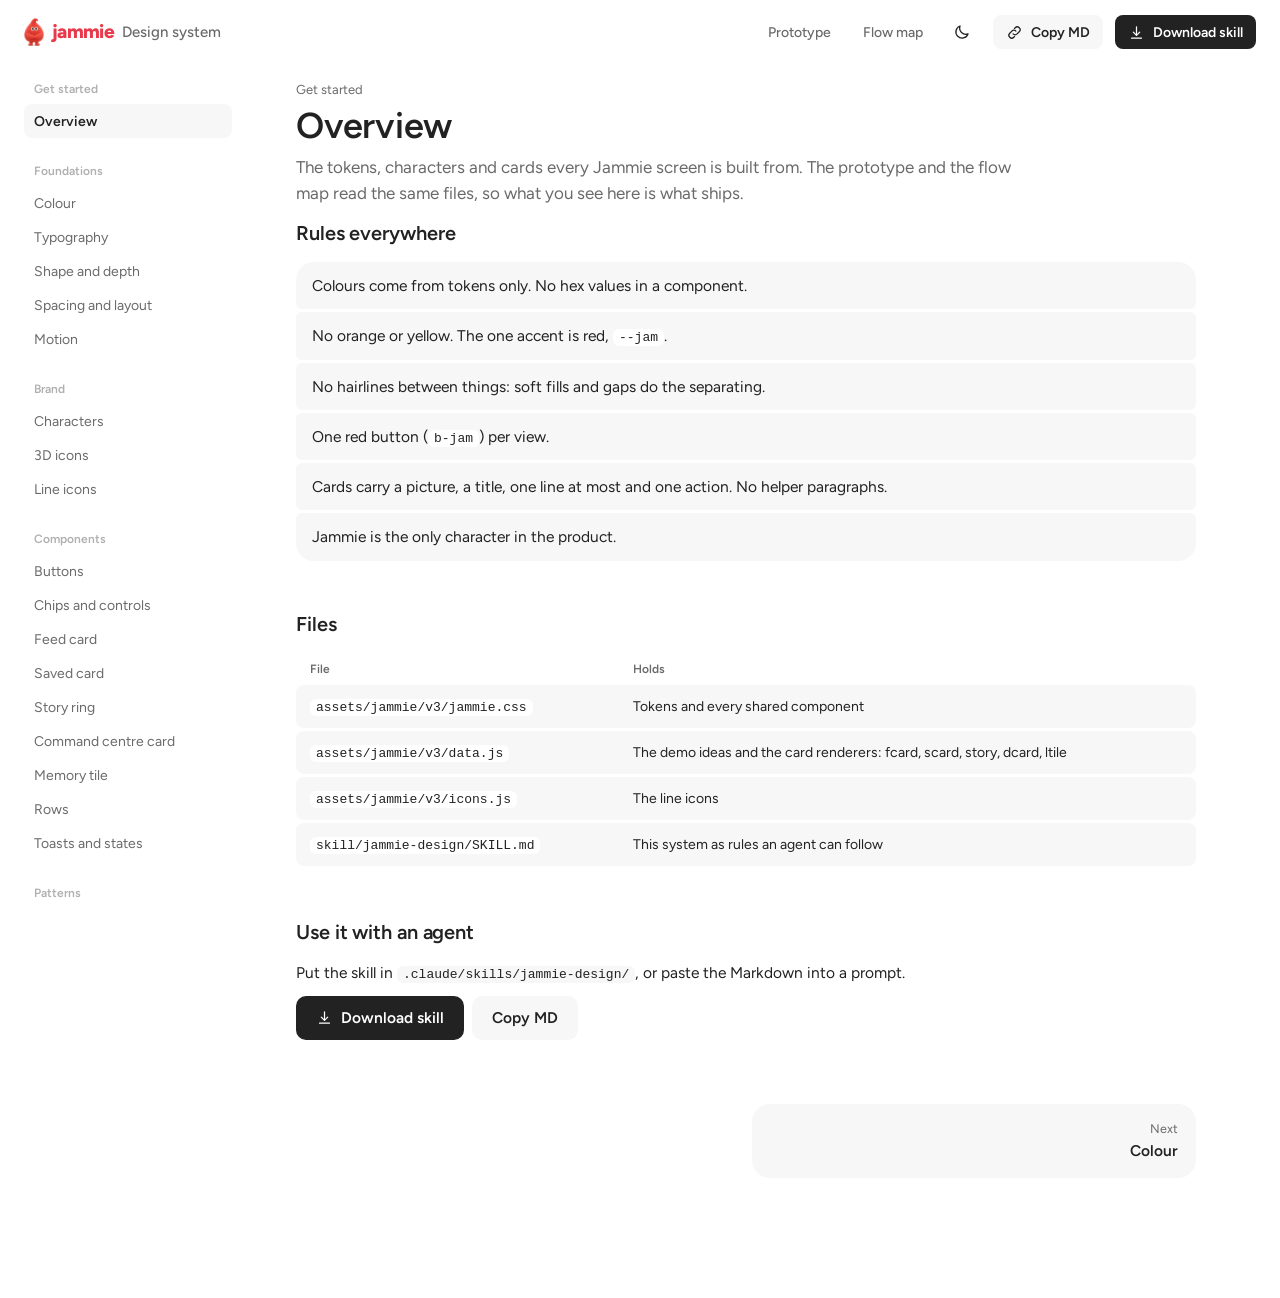
<file: design-system.html>
<!doctype html>
<html lang="en" data-theme="light">
<head>
<meta charset="utf-8">
<meta name="viewport" content="width=device-width, initial-scale=1">
<link rel="icon" href="assets/jammie/v3/char-dollop-sm.png">
<title>Jammie design system</title>
<link rel="preconnect" href="https://fonts.googleapis.com">
<link rel="preconnect" href="https://fonts.gstatic.com" crossorigin>
<link href="https://fonts.googleapis.com/css2?family=Figtree:wght@400;500;600;700;800&display=swap" rel="stylesheet">
<link rel="stylesheet" href="assets/jammie/v3/jammie.css?v=28">
<style>
/* the docs shell only. Every token and component shown here lives in jammie.css and data.js */
:root{--nav-w:248px;--top:64px;--mono:ui-monospace,SFMono-Regular,Menlo,monospace}
html{scroll-behavior:auto}
/* ---------- top bar ---------- */
.dt{position:sticky;top:0;z-index:20;height:var(--top);display:flex;align-items:center;gap:8px;padding:0 24px;background:var(--bg);transition:box-shadow .2s}
.dt.scrolled{box-shadow:0 1px 0 var(--line-soft)}
.brand{display:inline-flex;align-items:center;gap:8px;text-decoration:none;margin-right:auto}
.brand img{height:28px;width:auto}
.brand b{color:var(--jam);font-weight:800;font-size:19px;letter-spacing:-.03em}
.brand span{color:var(--fg-2);font-weight:500;font-size:15px}
.dt a.go{height:34px;padding:0 12px;border-radius:var(--r-pill);display:inline-flex;align-items:center;font-size:14px;font-weight:500;color:var(--fg-2);text-decoration:none}
.dt a.go:hover{background:var(--s2);color:var(--fg)}
.dt .btn{margin-left:4px}
.menu-btn{display:none}
/* ---------- sidebar ---------- */
.shell{display:grid;grid-template-columns:var(--nav-w) minmax(0,1fr);max-width:1360px;margin:0 auto}
.dnav{position:sticky;top:var(--top);height:calc(100vh - var(--top));overflow-y:auto;padding:8px 16px 48px 24px;scrollbar-width:thin}
.dnav h6{margin:24px 0 6px 10px;font-size:12px;font-weight:600;color:var(--fg-3)}
.dnav h6:first-child{margin-top:8px}
.dnav a{display:flex;align-items:center;gap:10px;height:34px;padding:0 10px;border-radius:8px;font-size:14px;color:var(--fg-2);text-decoration:none}
.dnav a:hover{background:var(--s2);color:var(--fg)}
.dnav a.on{background:var(--s2);color:var(--fg);font-weight:600}
/* ---------- a page ---------- */
.dmain{min-width:0;padding:16px 48px 120px}
.dpage{max-width:900px;animation:pg .28s var(--ease) both}
@keyframes pg{from{opacity:0;transform:translateY(8px)}}
.crumb{font-size:13px;color:var(--fg-2)}
.dpage h1{font-size:36px;line-height:1.1;margin:6px 0 10px}
.lede{margin:0 0 32px;font-size:17px;line-height:1.5;color:var(--fg-2);max-width:62ch}
.dpage h2{font-size:20px;margin:48px 0 14px}
.lede + h2{margin-top:0}
.dpage p{max-width:68ch;margin:0 0 12px}
.dpage ul.rules{margin:0;padding:0;list-style:none;display:grid;gap:3px}
.dpage ul.rules li{padding:12px 16px;border-radius:6px;background:var(--s2)}
.dpage ul.rules li:first-child{border-radius:var(--r-card) var(--r-card) 6px 6px}
.dpage ul.rules li:last-child{border-radius:6px 6px var(--r-card) var(--r-card)}
.dpage ul.rules li:only-child{border-radius:var(--r-card)}
code{font:13px var(--mono);padding:1px 6px;border-radius:6px;background:var(--s2)}
td code,li code{background:var(--card)}
/* a live example sits on a soft panel */
.demo{border-radius:var(--r-card);background:var(--s2);padding:40px;display:flex;flex-wrap:wrap;gap:16px;align-items:center;justify-content:center}
.demo.page{background:var(--bg);box-shadow:inset 0 0 0 1px var(--line-soft)}   /* cards that sit on the page itself are shown on the page colour */
.demo.left{justify-content:flex-start}
.demo + .demo,.demo + .code,.code + .demo,.spec + .code,.dd + .code,.spec + .dd,.demo + .spec,.demo + .dd{margin-top:12px}
.demo .cap{width:100%;font-size:12px;font-weight:600;color:var(--fg-2)}
/* a spec: soft rows, no rules */
.spec{width:100%;border-collapse:separate;border-spacing:0 3px;font-size:14px}
.spec th{text-align:left;font-size:12px;font-weight:600;color:var(--fg-2);padding:4px 14px}
.spec td{background:var(--s2);padding:11px 14px;vertical-align:top}
.spec td:first-child{border-radius:8px 0 0 8px;white-space:nowrap}
.spec td:last-child{border-radius:0 8px 8px 0}
.spec td.c{color:var(--fg-2)}
/* code you can copy */
.code{position:relative;border-radius:14px;background:var(--s2);padding:16px 18px;font:13px/1.65 var(--mono);white-space:pre;overflow-x:auto;color:var(--fg)}
.code .cp{position:absolute;top:8px;right:8px;height:28px;padding:0 10px;border:0;border-radius:8px;background:var(--card);font:600 12px var(--font);color:var(--fg-2);box-shadow:var(--shadow-1)}
.code .cp:hover{color:var(--fg)}
.code .bad{color:var(--jam)}
/* do and don't */
.dd{display:grid;grid-template-columns:1fr 1fr;gap:12px}
.dd > div{border-radius:var(--r-card);background:var(--s2);padding:16px 18px}
.dd b{display:flex;align-items:center;gap:8px;font-size:13px;margin-bottom:6px}
.dd b::before{content:"";width:8px;height:8px;border-radius:50%;background:var(--good)}
.dd .no b::before{background:var(--jam)}
.dd p{margin:0;font-size:14.5px;color:var(--fg-2)}
/* grids */
.grid{display:grid;grid-template-columns:repeat(var(--n,4),minmax(0,1fr));gap:12px}
.tile{position:relative;aspect-ratio:1;border-radius:var(--r-card);--pad:16%}
.tile img{filter:var(--felt)}
.tile small{position:absolute;left:12px;bottom:9px;font-size:12.5px;color:var(--fg-2)}
.tile.wide{aspect-ratio:4/3;--pad:20%}
.tag{display:inline-flex;align-items:center;height:24px;padding:0 10px;border-radius:var(--r-pill);background:var(--s2);font-size:12px;font-weight:600;color:var(--fg-2);vertical-align:middle;margin-left:8px}
.loop{position:relative;aspect-ratio:1;border-radius:var(--r-card);background:#F7F7F7;overflow:hidden}
.loop video,.loop img{position:absolute;inset:6%;width:88%;height:88%;object-fit:contain;mix-blend-mode:multiply}
.loop small{position:absolute;left:12px;bottom:9px;font-size:12.5px;color:#6A6A6A}
.icons{display:grid;grid-template-columns:repeat(auto-fill,minmax(96px,1fr));gap:8px}
.icon-tile{height:88px;border:0;border-radius:14px;background:var(--s2);display:flex;flex-direction:column;align-items:center;justify-content:center;gap:8px;font-size:12px;color:var(--fg-2)}
.icon-tile:hover{background:var(--s3);color:var(--fg)}
.icon-tile .ico{width:24px;height:24px;color:var(--fg)}
/* colour */
.sw{display:grid;grid-template-columns:repeat(auto-fill,minmax(160px,1fr));gap:12px}
.swc i{display:block;height:76px;border-radius:14px;box-shadow:inset 0 0 0 1px rgba(127,127,127,.18)}
.swc b{display:block;margin-top:8px;font-size:13.5px;font-weight:600}
.swc small{display:block;font:12px var(--mono);color:var(--fg-2)}
/* type */
.scale{display:grid;gap:3px}
.scale > div{display:grid;grid-template-columns:120px minmax(0,1fr) 90px;align-items:baseline;gap:20px;padding:16px;border-radius:6px;background:var(--s2)}
.scale > div:first-child{border-radius:var(--r-card) var(--r-card) 6px 6px}
.scale > div:last-child{border-radius:6px 6px var(--r-card) var(--r-card)}
.scale span{font-size:13px;color:var(--fg-2)}
.scale em{font:normal 12px var(--mono);color:var(--fg-2);text-align:right}
.dpage .scale p{margin:0;line-height:1.25;letter-spacing:var(--h-track)}
/* shape, depth, space */
.boxes{display:flex;flex-wrap:wrap;gap:24px;align-items:flex-end;justify-content:center}
.boxes > div{display:grid;justify-items:center;gap:8px;font-size:12.5px;color:var(--fg-2);text-align:center}
.boxes i{display:block;width:96px;height:96px;background:var(--card)}
.space{display:grid;gap:8px}
.space div{display:flex;align-items:center;gap:16px;font-size:13.5px;color:var(--fg-2)}
.space i{flex:none;display:block;height:16px;border-radius:4px;background:color-mix(in srgb,var(--jam) 70%,var(--bg))}
.space span{flex:none;width:44px;font-family:var(--mono);font-size:12px}
.shell-map{display:grid;grid-template-columns:7% 1fr 30%;grid-template-rows:12% 1fr;aspect-ratio:16/9;width:100%;border-radius:14px;overflow:hidden;gap:3px;background:var(--s2);font-size:12.5px;color:var(--fg-2)}
.shell-map div{display:grid;place-items:center;background:var(--card);text-align:center;padding:4px}
.shell-map .r{grid-row:1/3}
.shell-map .s{grid-row:1/3;background:var(--floor)}
.mo{width:120px;height:80px;border-radius:14px;background:var(--card);box-shadow:var(--shadow-2)}
.mo.run{animation:pg .28s var(--ease) both}
.mo.side.run{animation:mo-side .32s var(--ease) both}
@keyframes mo-side{from{opacity:0;transform:translateX(28px)}}
/* component previews */
.feed-demo{--fc-h:520px;display:flex;align-items:flex-start;gap:12px}
.feed-demo .acts{height:var(--fc-h);justify-content:flex-end}
.demo .ideas{width:100%;grid-template-columns:repeat(3,minmax(0,1fr))}
.st-row{display:flex;gap:16px;--st:64px}
.demo .dcol{--w:320px}
.demo .tiles3{width:100%;display:grid;grid-template-columns:repeat(3,minmax(0,1fr));gap:16px}
.demo .rows{width:min(440px,100%)}
.states{display:grid;grid-template-columns:repeat(4,minmax(0,1fr));gap:12px;width:100%}
.state{min-height:220px;border-radius:var(--r-card);background:var(--card);display:flex;flex-direction:column;align-items:center;justify-content:center;gap:10px;padding:20px;text-align:center}
.state > img{height:96px;width:auto}
.state h4{font-size:15.5px}
.cta-row{display:flex;flex-wrap:wrap;gap:8px}
.phones{gap:24px;align-items:flex-start}
.phones figure{margin:0;display:grid;justify-items:center;gap:10px;font-size:12.5px;color:var(--fg-2)}
.phones iframe{width:375px;height:740px;border:0;border-radius:32px;background:var(--bg);box-shadow:var(--shadow-3);zoom:.62;pointer-events:none}   /* a real 375px page, shown smaller */
/* bottom: the next page */
.pager{display:grid;grid-template-columns:1fr 1fr;gap:12px;margin-top:64px;max-width:900px}
.pager a{display:block;padding:16px 18px;border-radius:var(--r-card);background:var(--s2);text-decoration:none}
.pager a:hover{background:var(--s3)}
.pager a.next{text-align:right;grid-column:2}
.pager small{display:block;font-size:12.5px;color:var(--fg-2)}
.pager b{font-weight:600}
.flash{transform:translateX(24px);opacity:0;transition:.25s var(--ease)}   /* it sits in .toasts, the one place every toast goes */
.flash.show{transform:none;opacity:1}
.shade{display:none}

@media (max-width:1100px){
  .dmain{padding:16px 32px 96px}
  .states{grid-template-columns:1fr 1fr}
  .grid{--n:3}
}
@media (max-width:900px){
  .shell{grid-template-columns:minmax(0,1fr)}
  .dt{padding:0 8px 0 4px}
  .menu-btn{display:grid}
  .dt a.go{display:none}
  .dnav{position:fixed;top:var(--top);left:0;bottom:0;z-index:19;width:280px;height:auto;background:var(--bg);transform:translateX(-100%);transition:transform .3s var(--ease)}
  body.nav-open .dnav{transform:none;box-shadow:var(--shadow-3)}
  body.nav-open .shade{display:block;position:fixed;inset:var(--top) 0 0;z-index:18;background:rgba(0,0,0,.3)}
  .dmain{padding:8px 16px 96px}
  .dpage h1{font-size:30px}
  .demo{padding:24px 16px}
  .dd,.pager{grid-template-columns:1fr}
  .pager a.next{grid-column:1}
  .scale > div{grid-template-columns:1fr;gap:4px}
  .scale em{text-align:left}
  .grid{--n:2!important}
  .demo .ideas,.demo .tiles3{grid-template-columns:1fr 1fr}
  .feed-demo{--fc-h:440px}
  .brand span{display:none}
  .spec td:first-child{white-space:normal}
}
@media (max-width:520px){
  .dt .btn.cmd span{display:none}
  .dt .btn.cmd{width:34px;padding:0}
  .states{grid-template-columns:1fr}
}
</style>
</head>
<body>

<header class="dt" id="top">
  <button class="ico-btn menu-btn draw" id="menuBtn" aria-label="Sections" aria-expanded="false"><i data-ico="menu"></i></button>
  <a class="brand" href="#overview"><img src="assets/jammie/v3/char-dollop-sm.png" alt=""><b>jammie</b><span>Design system</span></a>
  <a class="go" href="app.html">Prototype</a>
  <a class="go" href="flows.html">Flow map</a>
  <button class="ico-btn draw" id="themeBtn" aria-label="Dark theme"><i data-ico="moon"></i></button>
  <button class="btn b-soft b-sm cmd draw" id="copyMd" title="Copy the whole system as Markdown"><i data-ico="link"></i><span>Copy MD</span></button>
  <a class="btn b-ink b-sm cmd draw" href="skill/jammie-design/SKILL.md" download="SKILL.md" title="Download SKILL.md for Claude Code"><i data-ico="download"></i><span>Download skill</span></a>
</header>

<div class="shell">
  <nav class="dnav" id="nav" aria-label="Design system"></nav>
  <main class="dmain" id="main"></main>
</div>
<div class="shade" id="shade"></div>
<div class="toasts"><div class="toast flash" id="flash" role="status"><img src="assets/jammie/v3/pose-cheer-sm.png" alt=""><span></span></div></div>

<script src="assets/jammie/v3/icons.js?v=28"></script>
<script src="assets/jammie/v3/data.js?v=28"></script>
<script>
(() => {
  const root = document.documentElement, J = window.JAMMIE, A = J.A, $ = id => document.getElementById(id);
  const esc = s => s.replace(/&/g, '&amp;').replace(/</g, '&lt;').replace(/>/g, '&gt;');
  // a code block; the part after "Incorrect" shows in red
  const code = s => { const h = esc(s), i = h.indexOf('&lt;!-- Incorrect'); return `<div class="code"><button class="cp" data-copy>Copy</button>${i < 0 ? h : h.slice(0, i) + `<span class="bad">${h.slice(i)}</span>`}</div>`; };
  const spec = (head, rows) => `<table class="spec"><thead><tr>${head.map(h => `<th>${h}</th>`).join('')}</tr></thead><tbody>${rows.map(r => `<tr>${r.map((c, i) => `<td class="${i === 2 ? 'c' : ''}">${c}</td>`).join('')}</tr>`).join('')}</tbody></table>`;
  const dd = (yes, no) => `<div class="dd"><div><b>Do</b><p>${yes}</p></div><div class="no"><b>Don’t</b><p>${no}</p></div></div>`;
  const tile = (file, name, wide) => `<div class="tile art ${wide ? 'wide' : ''}"><img src="${A}${file}.png" alt="${name}" loading="lazy"><small>${name}</small></div>`;
  const rules = list => `<ul class="rules">${list.map(r => `<li>${r}</li>`).join('')}</ul>`;
  const tok = t => `<code>${t}</code>`;

  // Command centre sample cards (the demo store's numbers)
  const DECK = [
    { label: 'Net sales · 7 days', value: '₹1.4Cr', delta: '▼ 13%', dir: 'down', line: 'What customers paid, after discounts and returns.', bars: [70, 78, 79, 80, 78, 82, 95, 67, 66, 68, 81, 73, 67, 68], mini: [['Orders', '2,179'], ['An order', '₹6,380'], ['New customers', '1,629']], acts: [['More', 'more'], ['Weekly report', 'report']] },
    { label: 'Refunds · 7 days', value: '₹3L', delta: '▼ 11%', dir: 'up', line: 'Refunded on orders placed in these days, so far.', bars: [62, 70, 58, 66, 74, 61, 55], acts: [['P&L report', 'report']] },
    { label: 'Sales per ₹1 of ads · 7 days', value: '5.2×', delta: '▼ 13%', dir: 'down', line: 'Sales for every ₹1 of ads.', bars: [79, 74, 76, 90, 83, 77, 78], acts: [['Marketing report', 'report']] },
    { label: 'Campaigns · 7 days', need: true, value: '₹26.9L', line: 'Spent across 5 campaigns. Set your costs to get a call on each.', acts: [['Park', 'park'], ['Let’s jam', 'jam']] },
  ];
  const acts = () => `<div class="acts"><button class="act draw" data-like><i data-ico="heart"></i>Keep</button><button class="act draw"><i data-ico="share"></i>Share</button><button class="act draw"><i data-ico="calendar"></i>Later</button><button class="act draw"><i data-ico="filter"></i>Less</button><button class="act draw"><i data-ico="eye"></i>Why</button><button class="act draw"><i data-ico="more"></i>More</button><a class="act jam draw" href="#"><i data-ico="jam"></i>Jam</a></div>`;
  const sw = ([v, n]) => `<div class="swc"><i style="background:var(${v})"></i><b>${n}</b><small data-tok="${v}">${v}</small></div>`;

  // ---------- the pages, in sidebar order ----------
  const PAGES = [
    { g: 'Get started', id: 'overview', t: 'Overview', lede: 'The tokens, characters and cards every Jammie screen is built from. The prototype and the flow map read the same files, so what you see here is what ships.', body: () => `
      <h2>Rules everywhere</h2>
      ${rules(['Colours come from tokens only. No hex values in a component.', 'No orange or yellow. The one accent is red, ' + tok('--jam') + '.', 'No hairlines between things: soft fills and gaps do the separating.', 'One red button (' + tok('b-jam') + ') per view.', 'Cards carry a picture, a title, one line at most and one action. No helper paragraphs.', 'Jammie is the only character in the product.'])}
      <h2>Files</h2>
      ${spec(['File', 'Holds'], [[tok('assets/jammie/v3/jammie.css'), 'Tokens and every shared component'], [tok('assets/jammie/v3/data.js'), 'The demo ideas and the card renderers: fcard, scard, story, dcard, ltile'], [tok('assets/jammie/v3/icons.js'), 'The line icons'], [tok('skill/jammie-design/SKILL.md'), 'This system as rules an agent can follow']])}
      <h2>Use it with an agent</h2>
      <p>Put the skill in <code>.claude/skills/jammie-design/</code>, or paste the Markdown into a prompt.</p>
      <div class="cta-row"><a class="btn b-ink draw" href="skill/jammie-design/SKILL.md" download="SKILL.md"><i data-ico="download"></i>Download skill</a><button class="btn b-soft" data-do="copymd">Copy MD</button></div>` },

    { g: 'Foundations', id: 'colour', t: 'Colour', lede: 'White pages, soft greys and one clean red. The values under each swatch are read from the theme you are viewing.', body: () => `
      <h2>Surfaces and text</h2>
      <div class="sw">${[['--bg', 'Page'], ['--card', 'Raised'], ['--s2', 'Soft fill'], ['--s3', 'Soft fill, hover'], ['--floor', 'Behind a panel'], ['--line', 'Input border'], ['--fg', 'Text'], ['--fg-2', 'Quiet text'], ['--fg-3', 'Disabled']].map(sw).join('')}</div>
      <h2>Accent and signals</h2>
      <div class="sw">${[['--jam', 'Accent'], ['--jam-2', 'Accent, drift'], ['--good', 'Moved the right way'], ['--on', 'Switched on']].map(sw).join('')}</div>
      <h2>Command centre columns</h2>
      <p>Each column carries one accent in ${tok('--acc')} for its bars and meter. These five only, one a column.</p>
      <div class="sw">${[['#7C5CFC', 'With the team'], ['#17A673', 'Finance'], ['#2F6BFF', 'Marketing return'], ['#0FA3B1', 'Stock & delivery'], ['#E0245E', 'The stove']].map(([v, n]) => `<div class="swc"><i style="background:${v}"></i><b>${n}</b><small>${v}</small></div>`).join('')}</div>
      <h2>Which one</h2>
      ${spec(['Need', 'Token', 'Why'], [['The page', tok('--bg'), ''], ['Raised over the page', tok('--card') + ' + ' + tok('--shadow-3'), 'Sheets, toasts, popups'], ['A block in a list, a tile', tok('--s2'), 'Hover is --s3. This is how things separate, instead of lines'], ['Titles and body', tok('--fg'), ''], ['Meta, labels, counts', tok('--fg-2'), ''], ['Needs you, a drop', tok('--jam'), 'Red means act'], ['A rise', tok('--good'), 'Only on numbers']])}
      ${dd('Use a soft fill to group things.', 'Draw a 1px line between rows or around a card.')}` },

    { g: 'Foundations', id: 'type', t: 'Typography', lede: 'One typeface, Figtree. Titles are 600; body is 400 at 15.5px with a 1.5 line height.', body: () => `
      <div class="scale">${[['Display', 'font-size:48px;font-weight:600', 'Add your store.', '48 / 600'], ['Lead', 'font-size:22px;font-weight:600', 'Your first idea is here.', '22 / 600'], ['Page title', 'font-size:19px;font-weight:600', 'Command centre', '19 / 600'], ['Section', 'font-size:18px;font-weight:600', 'What I know', '18 / 600'], ['Card title', 'font-size:15.5px;font-weight:600', 'Lead with 285 reviews, not the price', '15.5 / 600'], ['Body', 'font-size:15.5px;line-height:1.5', 'Open a card for the details. Keep what fits, and Jammie learns what to bring next.', '15.5 / 400'], ['Small', 'font-size:14px;color:var(--fg-2)', 'A ₹4,299 price needs proof of quality for new buyers.', '14 / 400'], ['Label', 'font-size:12px;font-weight:600', 'Store', '12 / 600']].map(([n, st, s, m]) => `<div><span>${n}</span><p style="${st}">${s}</p><em>${m}</em></div>`).join('')}</div>
      <h2>Rules</h2>
      ${rules(['Never below 11px (story names and action labels on a phone).', 'Inputs are 16px on a phone, or iOS zooms the page.', 'Titles use ' + tok('--h-track') + ' (−0.005em); long card titles clamp to two lines.', 'Weights in use: 400, 500, 600, 700. Titles never go heavier than 600.'])}` },

    { g: 'Foundations', id: 'shape', t: 'Shape and depth', lede: 'Round, soft corners and almost no shadow. Depth is only for things that float over the page.', body: () => `
      <h2>Radius</h2>
      <div class="demo"><div class="boxes">${[['--r-btn', '10px · buttons'], ['--r-card', '18px · cards'], ['--r-feed', '24px · feed card'], ['--r-pill', 'Pill · chips']].map(([v, n]) => `<div><i style="border-radius:var(${v});${v === '--r-pill' ? 'height:44px;width:120px' : ''}"></i>${n}</div>`).join('')}</div></div>
      <h2>Shadow</h2>
      <div class="demo"><div class="boxes">${[['--shadow-1', 'A picked segment'], ['--shadow-2', 'The New button'], ['--shadow-3', 'Sheets, toasts']].map(([v, n]) => `<div><i style="border-radius:var(--r-card);box-shadow:var(${v})"></i>${tok(v)}<span>${n}</span></div>`).join('')}</div></div>
      ${dd('Leave cards on the page flat.', 'Put a shadow on a card that sits in a grid.')}` },

    { g: 'Foundations', id: 'layout', t: 'Spacing and layout', lede: 'Everything sits on 8px steps, inside one shell that never moves.', body: () => `
      <h2>Spacing</h2>
      <div class="space">${[[3, 'Between blocks in a list'], [8, 'Between cards in a column'], [16, 'Phone gutter'], [24, 'Desktop gutter, between grid columns'], [32, 'Between sections, around a page column'], [48, 'Between big groups']].map(([n, u]) => `<div><span>${n}px</span><i style="width:${n * 4}px"></i>${u}</div>`).join('')}</div>
      <h2>The shell</h2>
      <div class="shell-map"><div class="r">Rail<br>60px</div><div>Top bar · 64px · never moves</div><div class="s">Panel<br>440px</div><div>Page</div></div>
      <p style="margin-top:12px">Under 860px the rail goes, and the panel becomes a sheet that rises from the foot.</p>
      ${spec(['Piece', 'Size', 'Note'], [['Page column', '1040px max', '720px for narrow pages, 32px padding'], ['Feed card', '5:8, fills the height', 'Stories above it span its width'], ['Command centre column', '340px', 'Drag the gap: 260 to 680px']])}` },

    { g: 'Foundations', id: 'motion', t: 'Motion', lede: 'One curve for everything. A surface lands first; its words follow together, a beat later.', body: () => `
      <div class="demo"><div class="mo" id="mo1"></div><div class="mo side" id="mo2"></div><div class="cta-row" style="width:100%;justify-content:center"><button class="btn b-soft b-sm" data-do="play" data-id="mo1">Page change</button><button class="btn b-soft b-sm" data-do="play" data-id="mo2">Panel opens</button></div></div>
      ${spec(['Move', 'Time', 'How'], [['Page change', '0.28s', 'Fades up 8px'], ['Panel opens', '0.32s', 'Slides 28px and fades in. Its title, contents and foot fade up together 0.14s later'], ['Panel swaps for another', '0.25s', 'Contents fade only'], ['Icon on hover', '0.6s', 'The line traces in. Icons never move or scale'], ['Curve', tok('--ease'), 'cubic-bezier(.2, 0, 0, 1)']])}
      ${dd('Let the surface land, then bring all of its words in together, 0.14s later.', 'Stagger items one by one, or keep content waiting longer than a beat.')}` },

    { g: 'Brand', id: 'characters', t: 'Characters', lede: 'Jammie, a red felt dollop with two identical eyes, no mouth and short legs. The only character in the product.', body: () => `
      <h2>Poses</h2>
      <div class="grid">${[['wave', 'Wave'], ['walk', 'Side'], ['back', 'Back'], ['cheer', 'Cheer'], ['sleep', 'Asleep'], ['search', 'Search'], ['worry', 'Worry'], ['sit', 'Sit']].map(([f, n]) => tile('pose-' + f, n)).join('')}</div>
      <h2>Loops</h2>
      <p>Three-second loops on white, blended with ${tok('mix-blend-mode:multiply')}. The dark theme shows the still.</p>
      <div class="grid">${[['idle', 'Idle', 'pose-wave'], ['wave', 'Wave', 'pose-wave'], ['cheer', 'Cheer', 'pose-cheer'], ['sit', 'Wait', 'pose-sit']].map(([f, n, s]) => `<div class="loop">${root.dataset.theme === 'dark' ? `<img src="${A}${s}.png" alt="">` : `<video autoplay loop muted playsinline src="${A}anim/${f}.mp4"></video>`}<small>${n}</small></div>`).join('')}</div>
      <h2>Which pose</h2>
      ${spec(['Moment', 'Pose'], [['Waiting, reading', 'Search'], ['Empty', 'Asleep'], ['Something failed', 'Worry'], ['Done, saved', 'Cheer'], ['Hello', 'Wave']])}
      <h2>Looks <span class="tag">Onboarding only</span></h2>
      <div class="grid">${[['founder', 'Founder'], ['marketer', 'Marketer'], ['designer', 'Designer'], ['agency', 'Agency']].map(([f, n]) => tile('look-' + f, n)).join('')}</div>
      <h2>Later characters <span class="tag">Not in the product</span></h2>
      <div class="grid" style="--n:4">${J.GUIDE.map(c => tile('char-' + c.id, c.shape)).join('')}</div>
      <div style="margin-top:12px">${rules(['One simple shape, one colour, felt, never glossy. Two eyes, no mouth, short legs, the same height as Jammie.'])}</div>` },

    { g: 'Brand', id: 'objects', t: '3D icons', lede: 'Felt objects for empty states, connectors and onboarding picks. One object a tile.', body: () => `
      <div class="grid">${[['megaphone', 'Megaphone'], ['clapper', 'Clapper'], ['bag', 'Bag'], ['heart', 'Heart'], ['bell', 'Bell'], ['magnifier', 'Magnifier'], ['chart', 'Chart'], ['sparkle', 'Sparkle'], ['instagram', 'Instagram'], ['meta', 'Meta'], ['google', 'Google'], ['email', 'Email'], ['shopify', 'Shopify'], ['analytics', 'Analytics'], ['slack', 'Slack'], ['book', 'Book'], ['passport', 'Passport'], ['stamp', 'Stamp']].map(([f, n]) => tile('el-' + f, n, 1)).join('')}</div>
      <h2>Rules</h2>
      ${rules(['File: ' + tok('el-name.png') + '. 18% padding inside its tile, ' + tok('filter:var(--felt)') + '.', 'Never inside buttons, rows or the rail: those take line icons.'])}` },

    { g: 'Brand', id: 'icons', t: 'Line icons', lede: 'Thin line icons for every control. Click one to copy its tag.', body: () => `
      <div class="icons">${Object.keys(window.JAMMIE_ICONS).map(n => `<button class="icon-tile draw" data-do="icon" data-id="${n}"><i data-ico="${n}"></i>${n}</button>`).join('')}</div>
      <h2>Use</h2>
      ${code(`<button class="ico-btn draw" aria-label="Share"><i data-ico="share"></i></button>\n<script>jammieIcons()<\/script>`)}
      <div style="margin-top:12px">${rules(['20px, stroke ' + tok('--ico-w') + ' (1.75).', 'Add ' + tok('.draw') + ' to the control: the line traces in on hover.', 'An icon-only control needs an ' + tok('aria-label') + '.'])}</div>` },

    { g: 'Components', id: 'buttons', t: 'Buttons', lede: 'Seven looks and one small size. Nothing else exists.', body: () => `
      <div class="demo"><button class="btn b-jam draw">Add your store<i data-ico="arrow"></i></button><button class="btn b-ink">Continue</button><button class="btn b-out">Not now</button><button class="btn b-soft">Show all</button><button class="btn b-line">Make this</button><button class="btn b-text">Learn more</button><button class="btn b-round draw" aria-label="Share"><i data-ico="share"></i></button></div>
      <div class="demo"><button class="btn b-jam b-sm">Let’s jam</button><button class="btn b-soft b-sm">Show all</button><button class="btn b-out b-sm draw"><i data-ico="filter"></i>Filters</button></div>
      <h2>Which one</h2>
      ${spec(['Class', 'Use'], [[tok('b-jam'), 'The one main action on the view. One per view'], [tok('b-ink'), 'The main action inside a sheet or form'], [tok('b-out'), 'The second choice beside a main action'], [tok('b-soft'), 'Everything else. The default'], [tok('b-line'), 'A quiet action inside a card'], [tok('b-text'), 'A way out: “We don’t use Shopify”'], [tok('b-round'), 'Icon only, with an aria-label'], [tok('b-sm'), '34px tall instead of 44 (40 on a phone)']])}
      <h2>Code</h2>
      ${code(`<!-- Correct -->\n<button class="btn b-jam">Add your store</button>\n<button class="btn b-out">Not now</button>\n\n<!-- Incorrect: two red buttons, and b-primary does not exist -->\n<button class="btn b-jam">Save</button>\n<button class="btn b-primary">Share</button>`)}` },

    { g: 'Components', id: 'controls', t: 'Chips and controls', lede: 'Picks, view switches, settings and fields.', body: () => `
      <div class="demo left"><span class="cap">Chip: a pick from several. Picked is red.</span><button class="chip on">Founder</button><button class="chip">Marketer</button><button class="chip">Designer</button><button class="chip draw"><i data-ico="megaphone"></i>Ads</button></div>
      <div class="demo left"><span class="cap">Segment: views of the same thing, two to four.</span><div class="seg"><button class="on">Light</button><button>Dark</button></div><div class="seg"><button class="on">All</button><button>Kept</button><button>Later</button></div></div>
      <div class="demo left"><span class="cap">Switch, stepper and field</span><button class="switch" role="switch" aria-checked="true" aria-label="Morning digest"></button><span class="step"><button class="draw" aria-label="Fewer"><i data-ico="minus"></i></button><b id="stepN">6</b><button class="draw" aria-label="More"><i data-ico="plus"></i></button></span><label class="input" style="max-width:320px"><small>Store link</small><input placeholder="yourstore.com"></label></div>
      ${dd('Use a chip when a person picks; a segment when they switch what they see.', 'Use a segment for picks in onboarding, or chips as tabs.')}
      ${code(`<button class="chip on">Founder</button>\n<div class="seg"><button class="on">Light</button><button>Dark</button></div>\n<button class="switch" role="switch" aria-checked="true" aria-label="Morning digest"></button>`)}` },

    { g: 'Components', id: 'feed-card', t: 'Feed card', lede: 'One idea, one tall 5:8 picture. Its words sit on the picture over a soft blur, and its actions hang beside it.', body: () => `
      <div class="demo page"><div class="feed-demo">${J.fcard(J.real[1])}${acts()}</div></div>
      <div class="demo page"><div class="feed-demo">${J.fcard(J.real[2])}</div><div class="feed-demo">${J.fcard(J.IDEAS.find(d => d.special === 'connect'))}</div></div>
      <h2>Anatomy</h2>
      ${spec(['Part', 'Rule'], [['Picture', '5:8, fills the height under the stories, 24px radius, never cropped at the top'], ['Words', 'Title (18px, 600) and one line (two lines max) on the picture, over a blur'], ['Pills', 'Top left: who made it (Reel maker, Creative director). Top right: Start here, Initial draft, a rival tag, frame count, sound'], ['Carousel', 'Frames slide sideways; the next frame’s edge shows'], ['Actions', 'Keep, Share, Later, Less, Why, More (feedback, assign, a note), then Jam as the one red circle, last. One column for the whole feed: it stays still while the cards scroll under it, and acts on the card on screen'], ['No picture', 'A plain card: 3D icons, one title, one button (connect a tool, end of the list)']])}
      ${code(`J.fcard(idea)   // assets/jammie/v3/data.js`)}` },

    { g: 'Components', id: 'saved-card', t: 'Saved card', lede: 'The picture is the card. Its words sit under it, not in a box with it.', body: () => `
      <div class="demo page"><div class="ideas">${J.real.slice(1, 4).map((d, i) => J.scard(d, { note: i === 1 ? 'For later' : 'Kept' })).join('')}</div></div>
      <h2>Anatomy</h2>
      ${spec(['Part', 'Rule'], [['Picture', '4:5, 20px radius (16px on a phone), links to the idea'], ['Kind pill', 'Top left'], ['Heart', 'Top right, filled; takes it out of Saved'], ['Title', '15.5px, 600, two lines max, under the picture'], ['Meta', 'What it makes · Kept or For later'], ['Grid', '4 columns, 32px rows and 24px columns apart; 2 on a phone']])}
      ${code(`<div class="ideas">\${J.scard(idea, { href: '#/feed?i=1', note: 'Kept' })}</div>\n\n<!-- Incorrect: a bordered box holding the words and an Open button -->\n<article class="icard">…<a class="btn b-line">Open</a></article>`)}` },

    { g: 'Components', id: 'story', t: 'Story ring', lede: 'Short stories across the top of the feed, opened full screen.', body: () => `
      <div class="demo page"><div class="st-row">${[['Today', 'reel.jpg'], ['Trends', 'midnight.jpg'], ['Top ads', 'xlows.jpg'], ['News', 'rival.jpg', 1], ['How to', 'sketch.jpg', 1], ['Reviews', 'reviews.jpg', 1]].map(([n, f, s]) => J.story(n, f, { seen: s })).join('')}</div></div>
      ${spec(['Part', 'Rule'], [['Ring', '2.5px red; grey once seen (' + tok('.seen') + ')'], ['Size', tok('--st') + ': six rings span the feed card’s width, 44 to 72px; 48px on a phone'], ['Name', '12px under the ring, one line'], ['Open', 'Full screen with progress bars, a tap on either side, the next after 5s']])}
      ${code(`J.story('Today', 'reel.jpg', { href: '#/story?s=0', seen: false })`)}` },

    { g: 'Components', id: 'deck-card', t: 'Command centre card', lede: 'One question a card: what it is and over how long, the number, one line, then what you can do.', body: () => `
      <div class="demo page" style="align-items:flex-start">${[['Finance', '#17A673', [0, 1]], ['Marketing return', '#2F6BFF', [2, 3]]].map(([n, acc, ix]) => `<section class="dcol" style="--acc:${acc}"><header class="dcol-h"><i></i>${n}<small>${ix.length}</small></header><div class="dcol-body">${ix.map(i => J.dcard(DECK[i])).join('')}</div></section>`).join('')}</div>
      <h2>Fields</h2>
      ${spec(['Field', 'Rule'], [[tok('label'), '“What · over how long”, e.g. Net sales · 7 days'], [tok('value'), 'The number at 30px; words drop to 17px'], [tok('delta') + ' ' + tok('dir'), '▲ or ▼ with %. ' + tok('up') + ' is green and ' + tok('down') + ' red, by whether it is good, not by the arrow'], [tok('bars') + ' ' + tok('meter'), 'Take the column’s ' + tok('--acc')], [tok('mini'), 'Up to three small figures'], [tok('acts'), 'Soft pills; at most one ' + tok('b-jam') + ', always last'], [tok('need'), 'Tints the card red and says Needs you']])}
      ${code(`J.dcard({ label: 'Net sales · 7 days', value: '₹1.4Cr', delta: '▼ 13%', dir: 'down',\n  line: 'What customers paid, after discounts and returns.', bars: [70, 78, 79, 95],\n  acts: [['Weekly report', 'report']] })`)}` },

    { g: 'Components', id: 'tile', t: 'Memory tile', lede: 'A fact Jammie knows: a number or a few words, and one line under it.', body: () => `
      <div class="demo page"><div class="tiles3">${J.ltile('229', 'Products read, from wearcomet.com')}${J.ltile('1,171', 'Things customers said, from 13 places')}${J.ltile('House rules', 'What I’ll always and never do')}</div></div>
      ${spec(['Part', 'Rule'], [['Block', 'Soft fill, 16px radius, 96px min height'], ['Big', 'A number at 24px. With no digit in it, words at 16px'], ['Pressable', 'Given something to do it is a button and lights up on hover; otherwise it is a plain block'], ['Line', '13.5px quiet text'], ['Grid', '3 across, 2 on a phone, 16px apart']])}
      ${code(`J.ltile('229', 'Products read, from wearcomet.com')                          // a plain block\nJ.ltile('House rules', 'What I’ll always and never do', 'tile', 'rules')   // a button: data-do="tile" data-id="rules"`)}` },

    { g: 'Components', id: 'rows', t: 'Rows', lede: 'Settings and links in a list: soft blocks with a 3px gap, no rules.', body: () => `
      <div class="demo page"><div class="rows">
        <a class="rowi" href="#"><i data-ico="team"></i><span class="grow"><b>With the team</b><small>2 ideas, files land in your inbox</small></span><i data-ico="arrow"></i></a>
        <a class="rowi" href="#"><i data-ico="bell"></i><span class="grow"><b>Morning digest</b><small>Every day at 8am</small></span><i data-ico="arrow"></i></a>
        <a class="rowi" href="#"><i data-ico="moon"></i><span class="grow"><b>Look</b><small>Light</small></span><i data-ico="arrow"></i></a></div></div>
      ${dd('Light up only rows you can press.', 'Add a divider line between rows.')}
      ${code(`<div class="rows">\n  <a class="rowi" href="#/bell"><i data-ico="bell"></i><span class="grow"><b>Morning digest</b><small>Every day at 8am</small></span><i data-ico="arrow"></i></a>\n</div>`)}` },

    { g: 'Components', id: 'states', t: 'Toasts and states', lede: 'Waiting, empty, error and done: Jammie’s pose and one title, no paragraph.', body: () => `
      <div class="demo"><div class="states">
        <div class="state"><img src="${A}pose-search.png" alt=""><h4>Reading your store</h4></div>
        <div class="state"><img src="${A}pose-sleep.png" alt=""><h4>Nothing new yet</h4></div>
        <div class="state"><img src="${A}pose-worry.png" alt=""><h4>That didn’t work</h4><button class="btn b-out b-sm">Try again</button></div>
        <div class="state"><div class="toast"><img src="${A}pose-cheer-sm.png" alt=""><span>Kept. It is in Saved.</span></div></div></div></div>
      ${spec(['Piece', 'Rule'], [['Pose', '120px in a panel or page, 96px in a card'], ['Title', '19px, 600; a button only when there is something to try'], ['Toast', 'Always top right, 8px under the top bar, 24px from the edge (16px on a phone). Slides in from the right, gone after 3s, with a small Jammie pose']])}` },

    { g: 'Patterns', id: 'phone', t: 'Phone', lede: 'Under 860px: a top bar with the logo, stories across the width, a tab bar at the foot as Airbnb does it, and every popup a sheet from the foot. Nothing is ever cut at the edge.', body: () => `
      <div class="demo phones">${[['feed?i=1', 'Feed'], ['jam?i=1', 'A sheet'], ['command', 'Command centre']].map(([r, n]) => `<figure><iframe src="app.html?still&theme=${root.dataset.theme}#/${r}" title="${n} on a phone" loading="lazy" tabindex="-1"></iframe><figcaption>${n}</figcaption></figure>`).join('')}</div>
      <h2>Touch targets</h2>
      ${spec(['Thing', 'Size', 'Why'], [['Icon buttons', '48px, icon 24px', 'The size YouTube uses; a thumb misses anything smaller'], ['Feed actions', '48px circles, icon 24px, label 12px', 'On a soft blur, so they read on any picture'], ['Tab bar', '60px tall, a fifth of the width each, icon 24px over an 11px word', 'The whole cell is the target, not the icon'], ['Page tabs', '48px min, an icon over a short word', 'All of them fit across the screen'], ['Buttons', '48px; small ones 44px', ''], ['Chips, segments, tabs', '44px', ''], ['Rows', '56px min', ''], ['Story rings', '64px', 'As Instagram sizes them']])}
      <h2>Rules</h2>
      ${rules(['Tab bar order: Feed, Command, New, Saved, You. A word under every icon; the one you are on is red, your profile gets a red ring. It steps away while you scroll down a page and comes back when you scroll up.', 'Nothing is cut at the edge: six story rings size to fit the width, page tabs turn into an icon over a short word, Command centre shows exactly one column a screen, and text wraps instead of ending in dots.', 'No popups in the middle of the screen. Sign-in, panels and choices rise from the foot as sheets with a handle, over a shade with a light blur.', 'The feed picture runs edge to edge. On a short phone the actions lose their labels; all seven icons stay.', 'Fields are 16px text so iOS does not zoom.'])}` },
  ];

  // ---------- sidebar and routing: one page at a time ----------
  const groups = [...new Set(PAGES.map(p => p.g))];
  $('nav').innerHTML = groups.map(g => `<h6>${g}</h6>` + PAGES.filter(p => p.g === g).map(p => `<a href="#${p.id}" data-id="${p.id}">${p.t}</a>`).join('')).join('') + '<h6>Also</h6><a href="app.html">Prototype</a><a href="flows.html">Flow map</a>';

  function show(){
    const i = Math.max(0, PAGES.findIndex(p => p.id === location.hash.slice(1))), p = PAGES[i], prev = PAGES[i - 1], next = PAGES[i + 1];
    $('main').innerHTML = `<article class="dpage"><div class="crumb">${p.g}</div><h1>${p.t}</h1><p class="lede">${p.lede}</p>${p.body()}</article>
      <nav class="pager">${prev ? `<a href="#${prev.id}"><small>Previous</small><b>${prev.t}</b></a>` : ''}${next ? `<a class="next" href="#${next.id}"><small>Next</small><b>${next.t}</b></a>` : ''}</nav>`;
    document.querySelectorAll('.dnav a').forEach(a => a.classList.toggle('on', a.dataset.id === p.id));
    document.title = `${p.t} · Jammie design system`;
    readTokens(); window.jammieIcons(); scrollTo(0, 0); setNav(false);
  }
  // swatches show what the current theme resolves to
  function readTokens(){ const cs = getComputedStyle(root);
    document.querySelectorAll('[data-tok]').forEach(el => { el.textContent = `${el.dataset.tok} · ${cs.getPropertyValue(el.dataset.tok).trim()}`; }); }

  // ---------- light or dark: the same saved choice the prototype and flow map read ----------
  const KEY = 'jammie-workbench-v5';
  const saved = () => { try { return (JSON.parse(localStorage.getItem(KEY)) || {}).theme; } catch { return null; } };
  function paint(t){ root.dataset.theme = t; $('themeBtn').setAttribute('aria-label', t === 'dark' ? 'Light theme' : 'Dark theme'); }
  paint(new URLSearchParams(location.search).get('theme') || saved() || 'light');
  $('themeBtn').addEventListener('click', () => { const t = root.dataset.theme === 'dark' ? 'light' : 'dark'; try { localStorage.setItem(KEY, JSON.stringify({ theme: t })); } catch {} paint(t);
    if (['characters', 'phone'].includes(location.hash.slice(1))) show(); else readTokens(); });   // only those two pages draw differently in dark; the rest keep their place

  // ---------- the Markdown: fetched once, so a click copies it at once ----------
  let md = null;
  fetch('skill/jammie-design/SKILL.md').then(r => r.ok ? r.text() : null).then(t => { md = t && t.replace(/^---[\s\S]*?---\s*/, ''); }).catch(() => {});
  function flash(msg){ const f = $('flash'); f.querySelector('span').textContent = msg; f.classList.add('show'); clearTimeout(flash.t); flash.t = setTimeout(() => f.classList.remove('show'), 1800); }
  // the clipboard API first; where a browser refuses it, the older select-and-copy
  const oldCopy = text => { const ta = document.createElement('textarea'); ta.value = text; ta.style.cssText = 'position:fixed;opacity:0'; document.body.append(ta); ta.select();
    const ok = document.execCommand('copy'); ta.remove(); if (!ok) throw new Error('blocked'); };
  const copy = (text, msg) => (navigator.clipboard ? navigator.clipboard.writeText(text) : Promise.reject()).catch(() => oldCopy(text)).then(() => flash(msg), () => flash('The browser blocked the copy'));
  const copyMd = () => md ? copy(md, 'Markdown copied') : flash('Open this page from a server to copy the Markdown');
  $('copyMd').addEventListener('click', copyMd);

  // ---------- the sidebar on a phone ----------
  function setNav(open){ document.body.classList.toggle('nav-open', open); $('menuBtn').setAttribute('aria-expanded', open); }
  $('menuBtn').addEventListener('click', () => setNav(!document.body.classList.contains('nav-open')));
  $('shade').addEventListener('click', () => setNav(false));
  addEventListener('keydown', e => { if (e.key === 'Escape') setNav(false); });
  addEventListener('scroll', () => $('top').classList.toggle('scrolled', scrollY > 4), { passive: true });

  document.addEventListener('click', e => {
    const t = e.target, d = t.closest('[data-do],[data-copy]');
    if (d && d.hasAttribute('data-copy')) return copy(d.parentElement.innerText.replace(/^Copy\s*/, ''), 'Copied');
    if (d && d.dataset.do === 'copymd') return copyMd();
    if (d && d.dataset.do === 'icon') return copy(`<i data-ico="${d.dataset.id}"></i>`, `Copied ${d.dataset.id}`);
    if (d && d.dataset.do === 'play') { const m = $(d.dataset.id); m.classList.remove('run'); void m.offsetWidth; m.classList.add('run'); return; }
    // the examples are live, but they never leave this page
    if (!t.closest('.demo')) return;
    if (t.closest('a')) e.preventDefault();
    const like = t.closest('[data-like],[data-do="unsave"]'); if (like) like.classList.toggle('liked');
    const sw = t.closest('.switch'); if (sw) sw.setAttribute('aria-checked', sw.getAttribute('aria-checked') !== 'true');
    const chip = t.closest('.chip'); if (chip) chip.classList.toggle('on');
    const sg = t.closest('.seg button'); if (sg) sg.parentElement.querySelectorAll('button').forEach(b => b.classList.toggle('on', b === sg));
    const st = t.closest('.step button'); if (st) { const n = $('stepN'); n.textContent = Math.max(1, +n.textContent + (st.getAttribute('aria-label') === 'More' ? 1 : -1)); }
  });

  addEventListener('hashchange', show);
  show();
})();
</script>
</body>
</html>
</file>
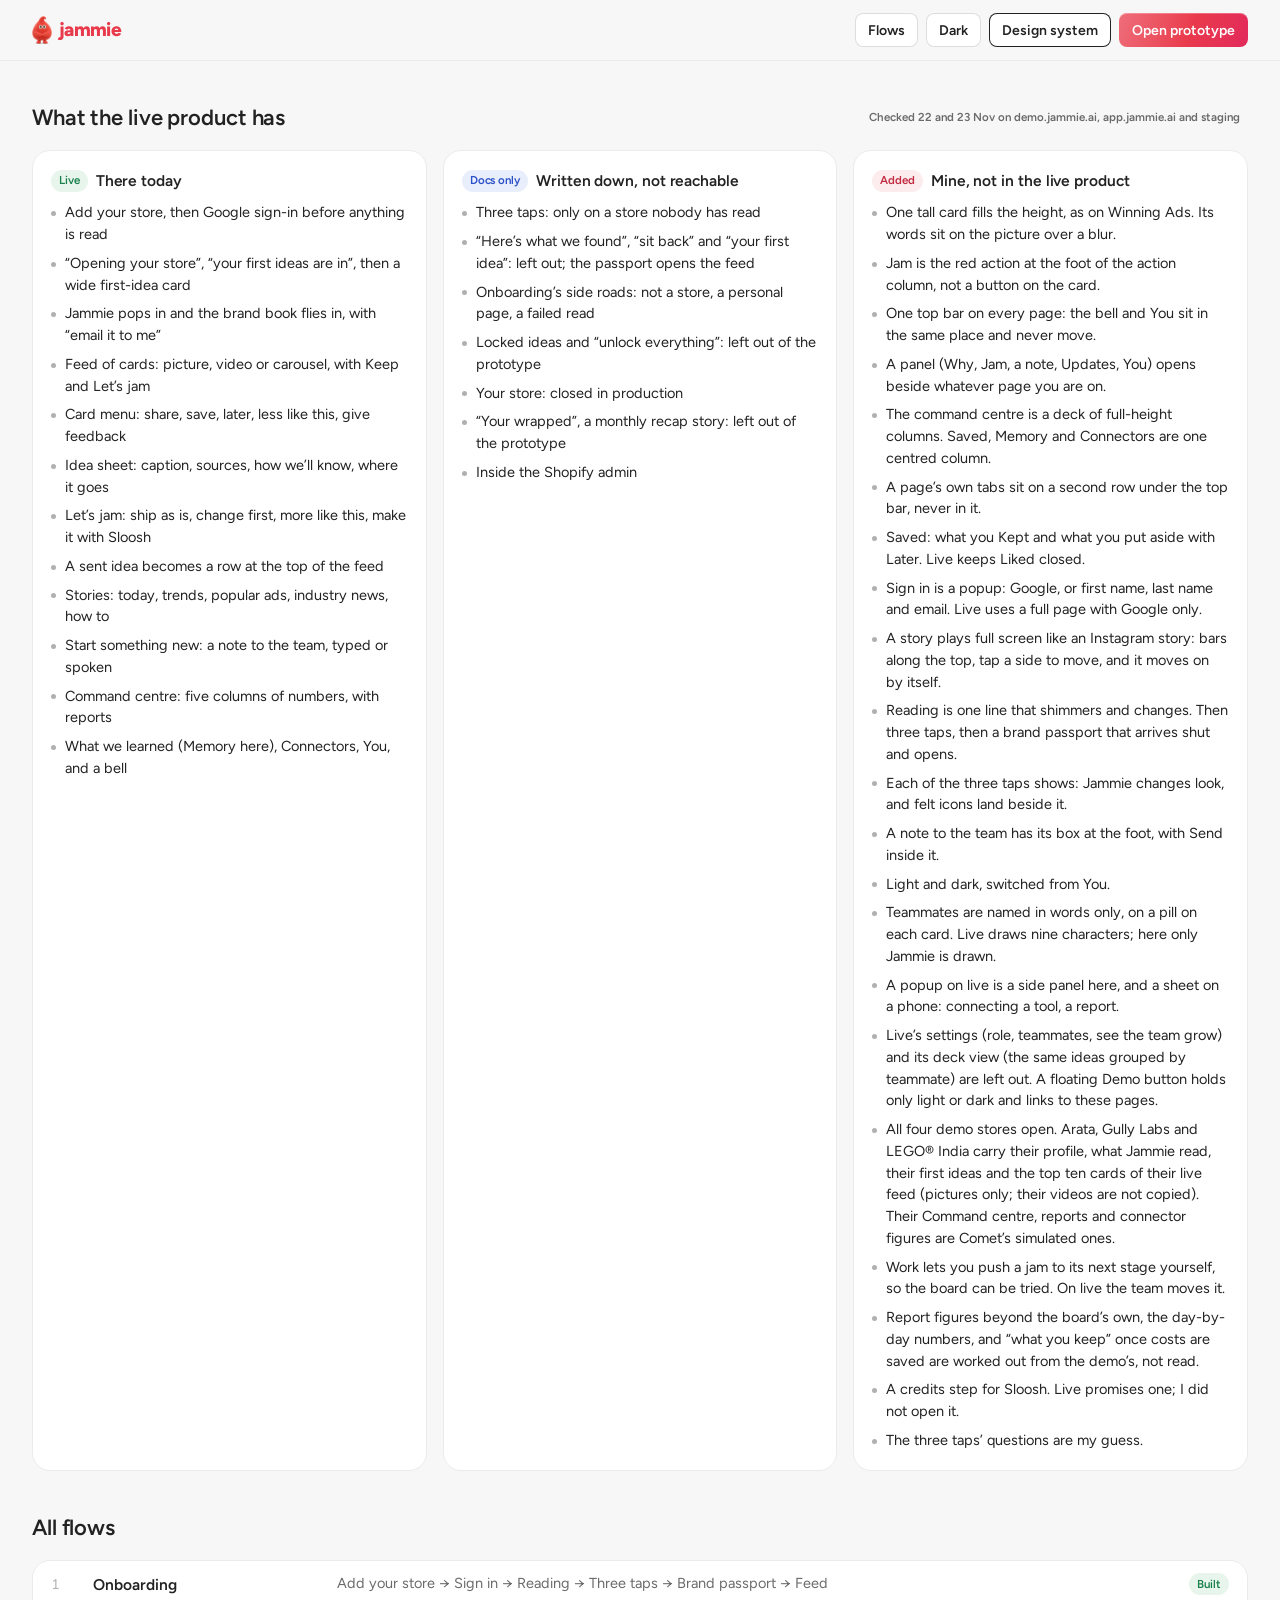
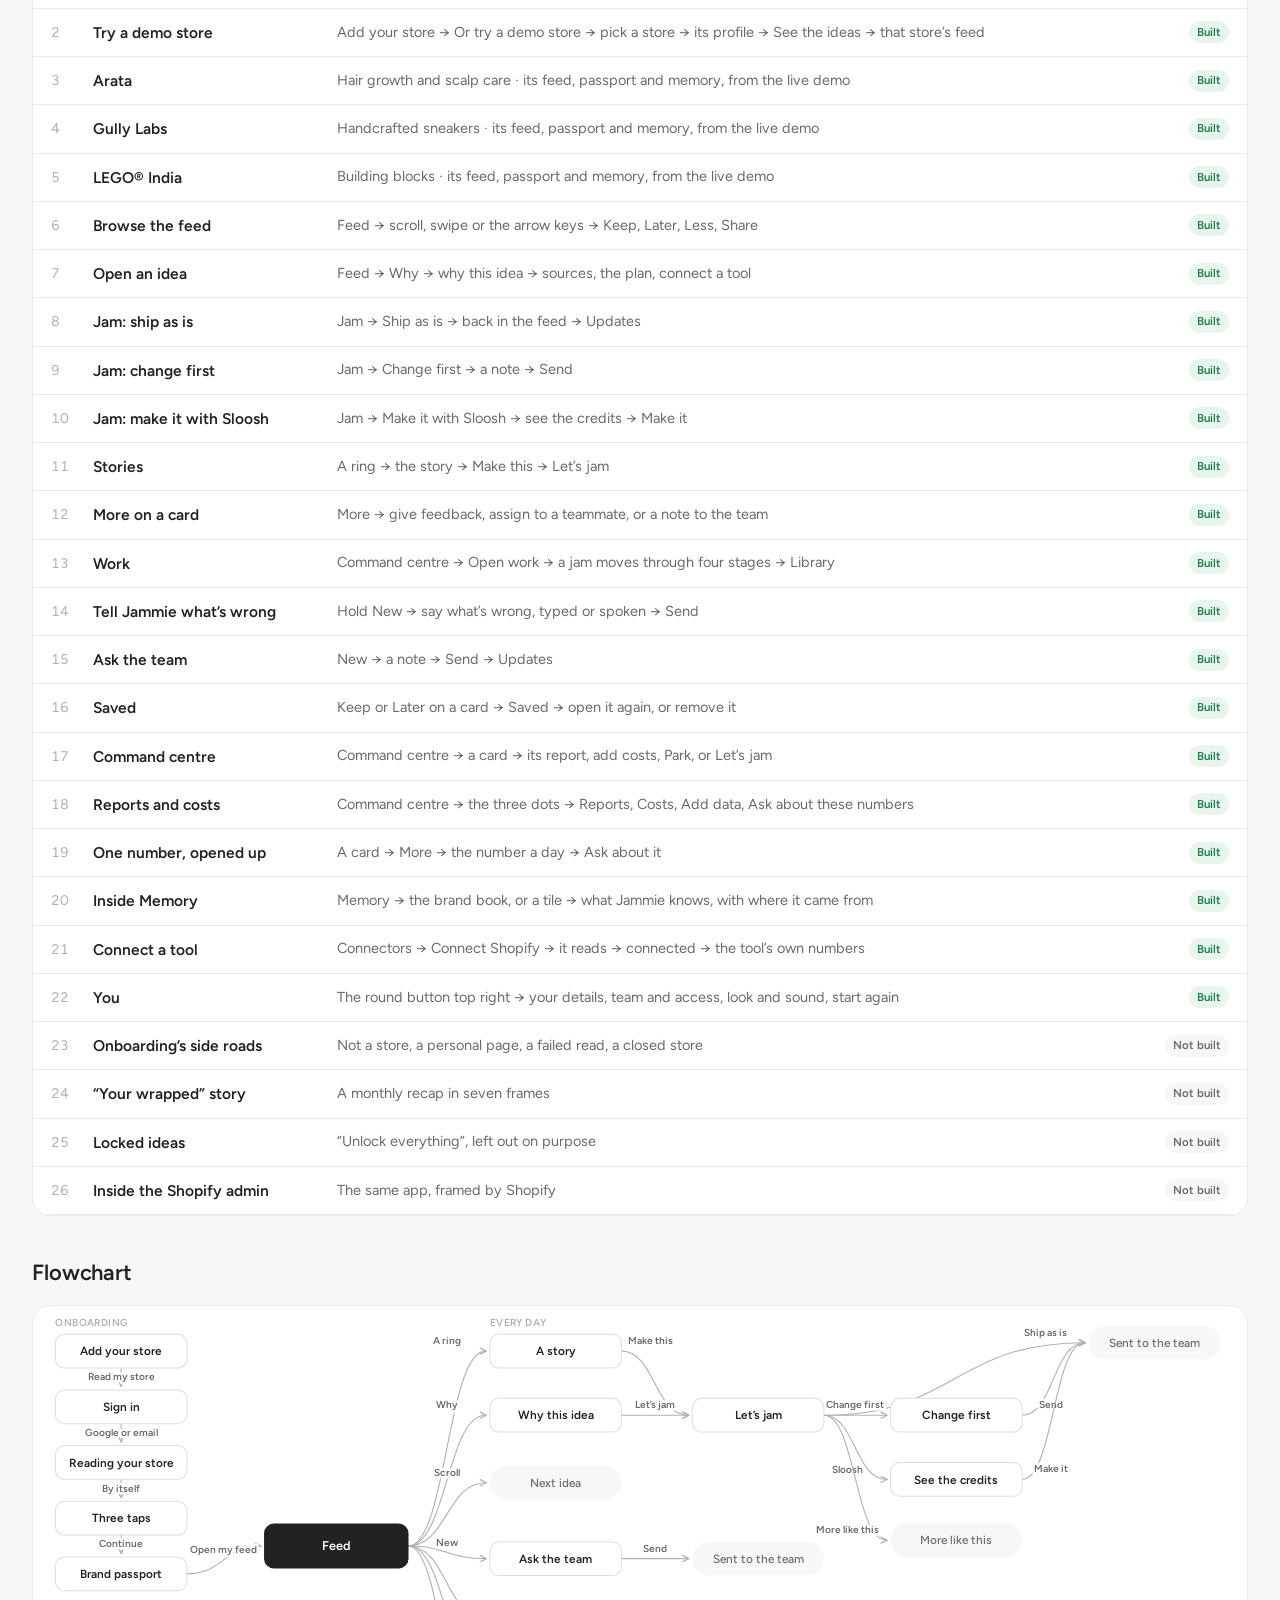
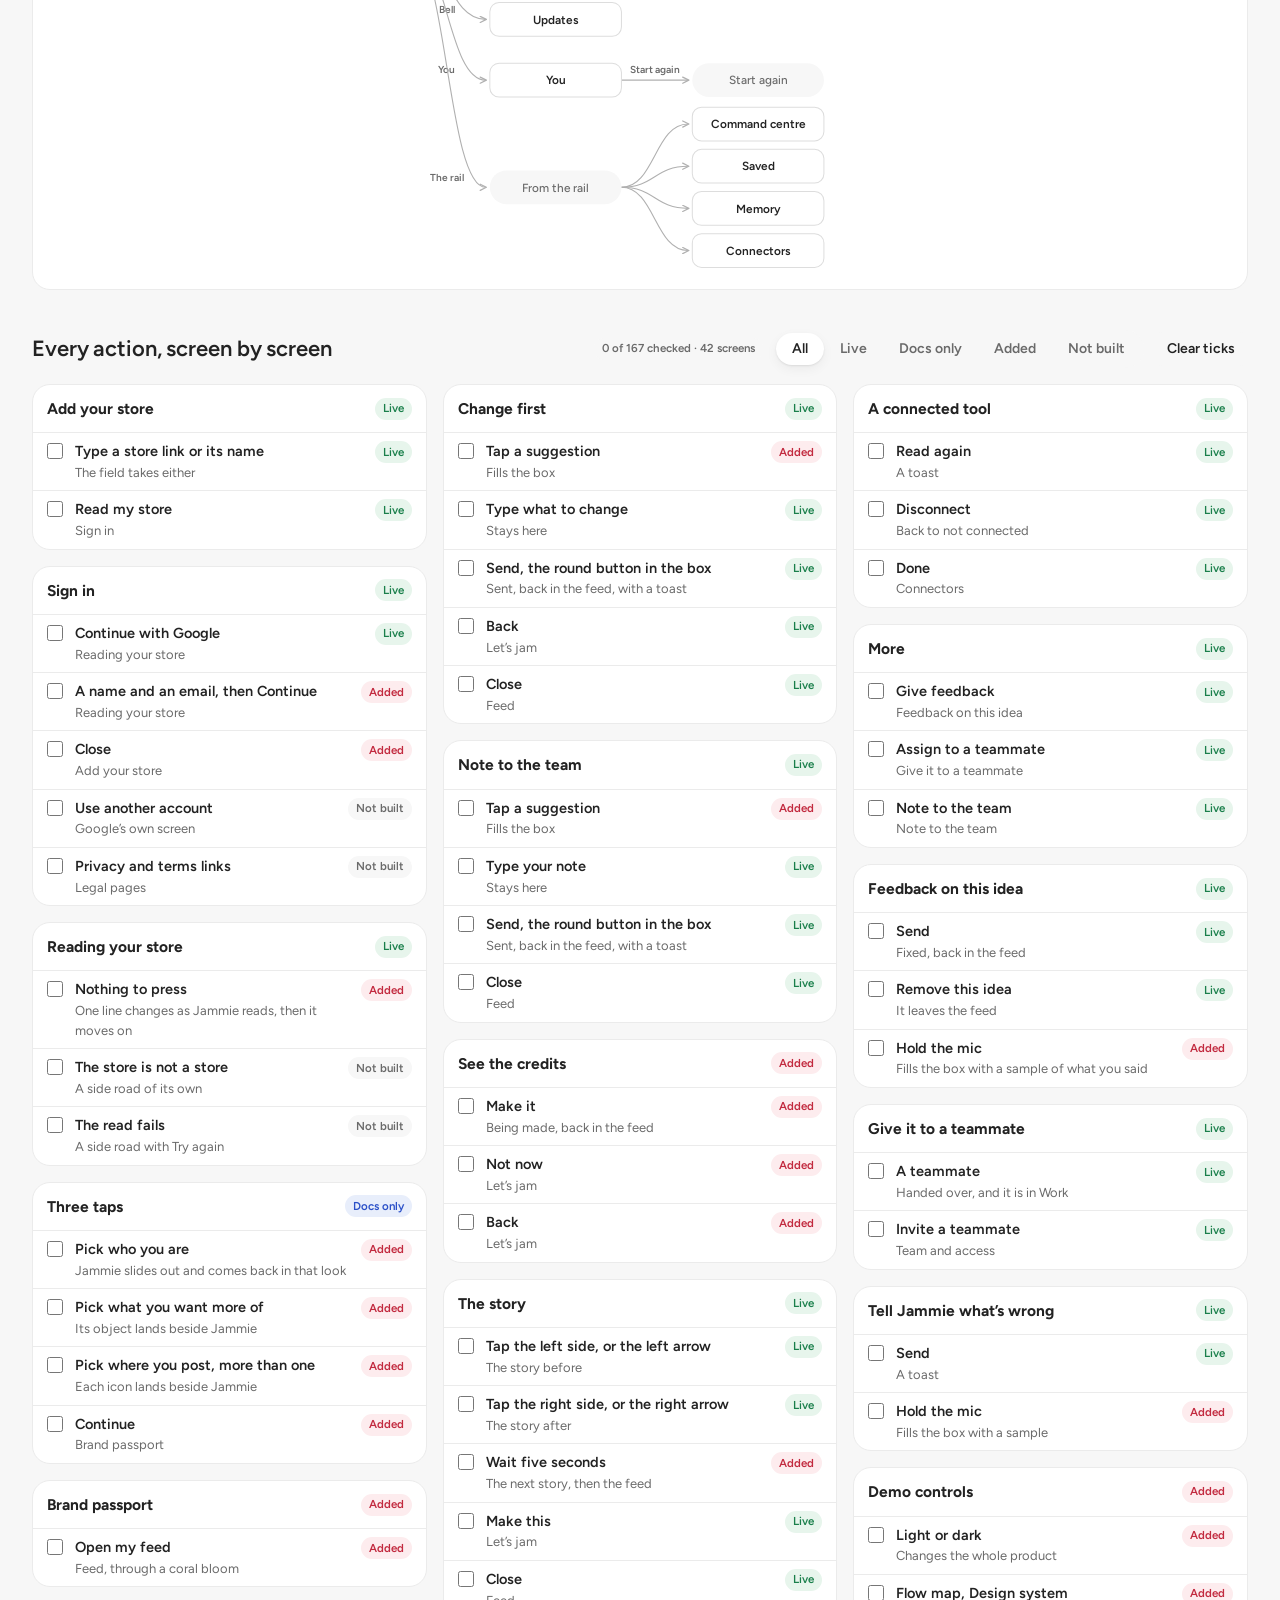
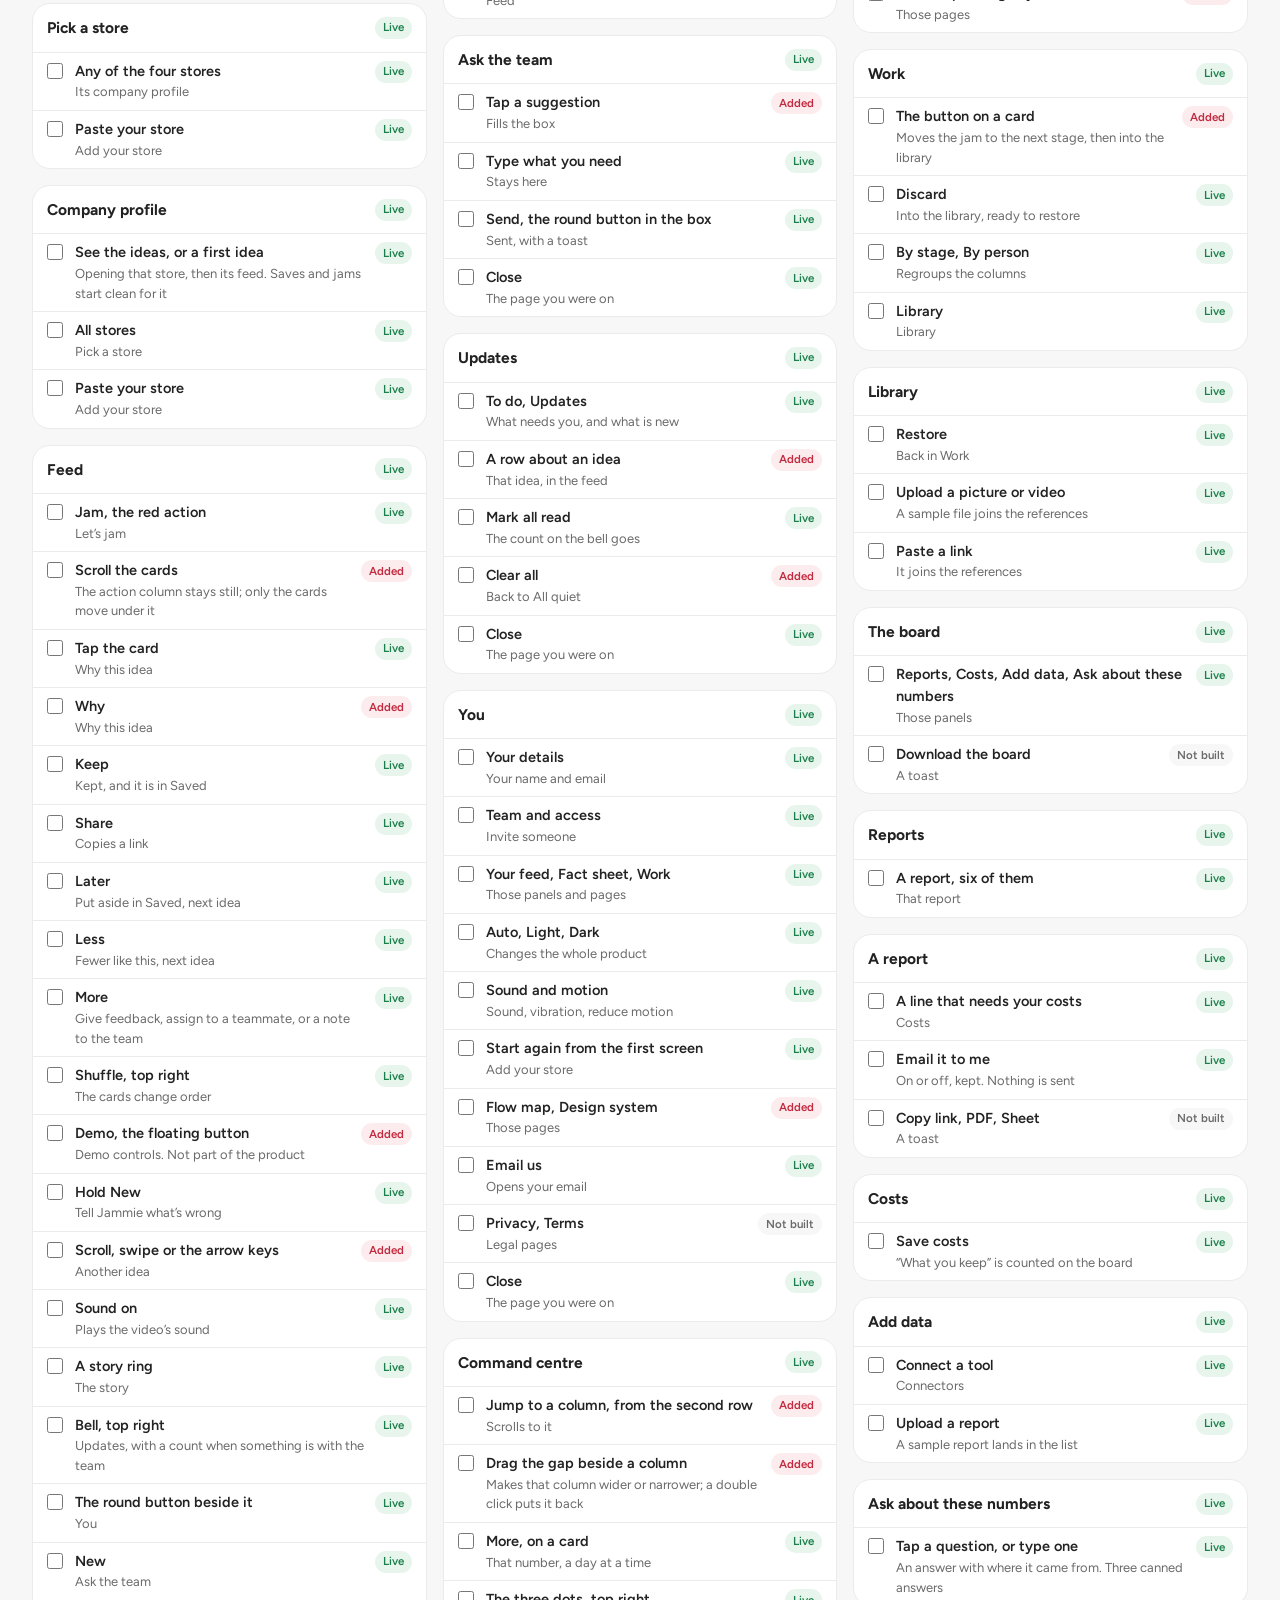
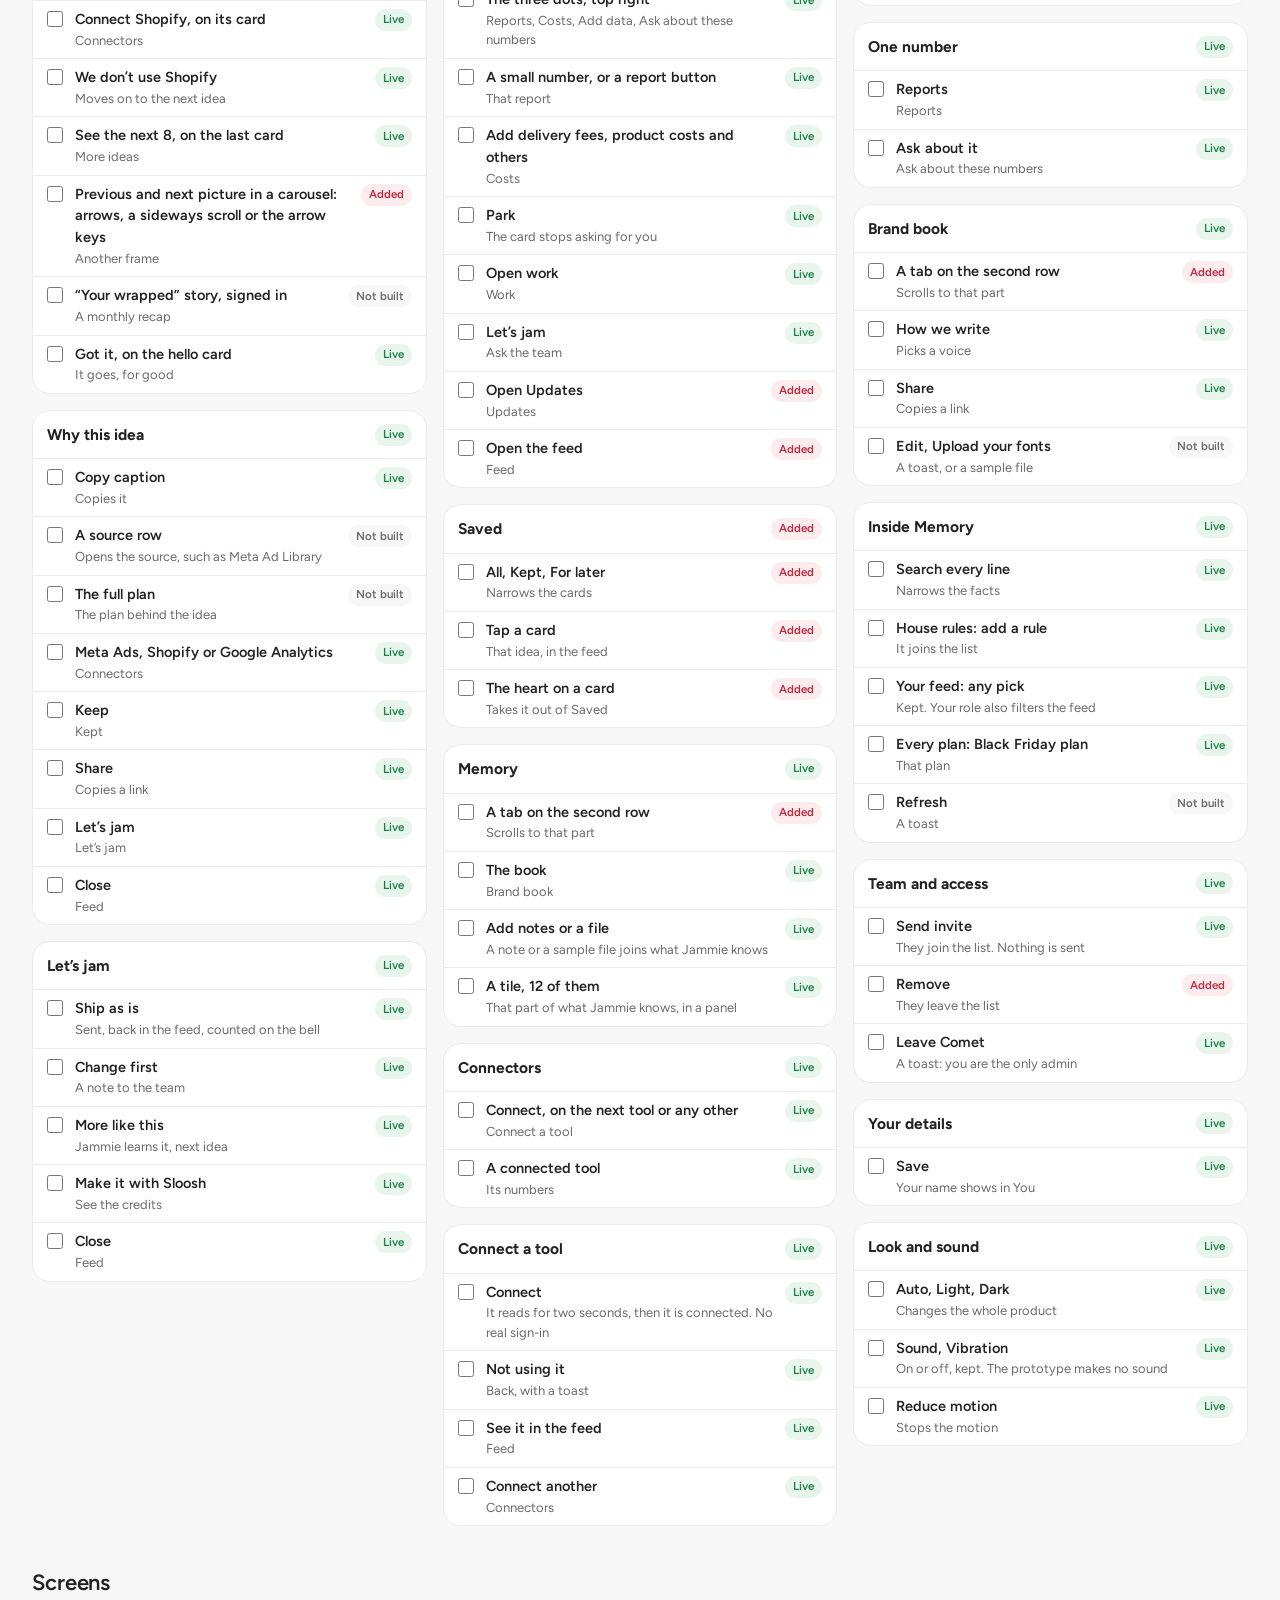
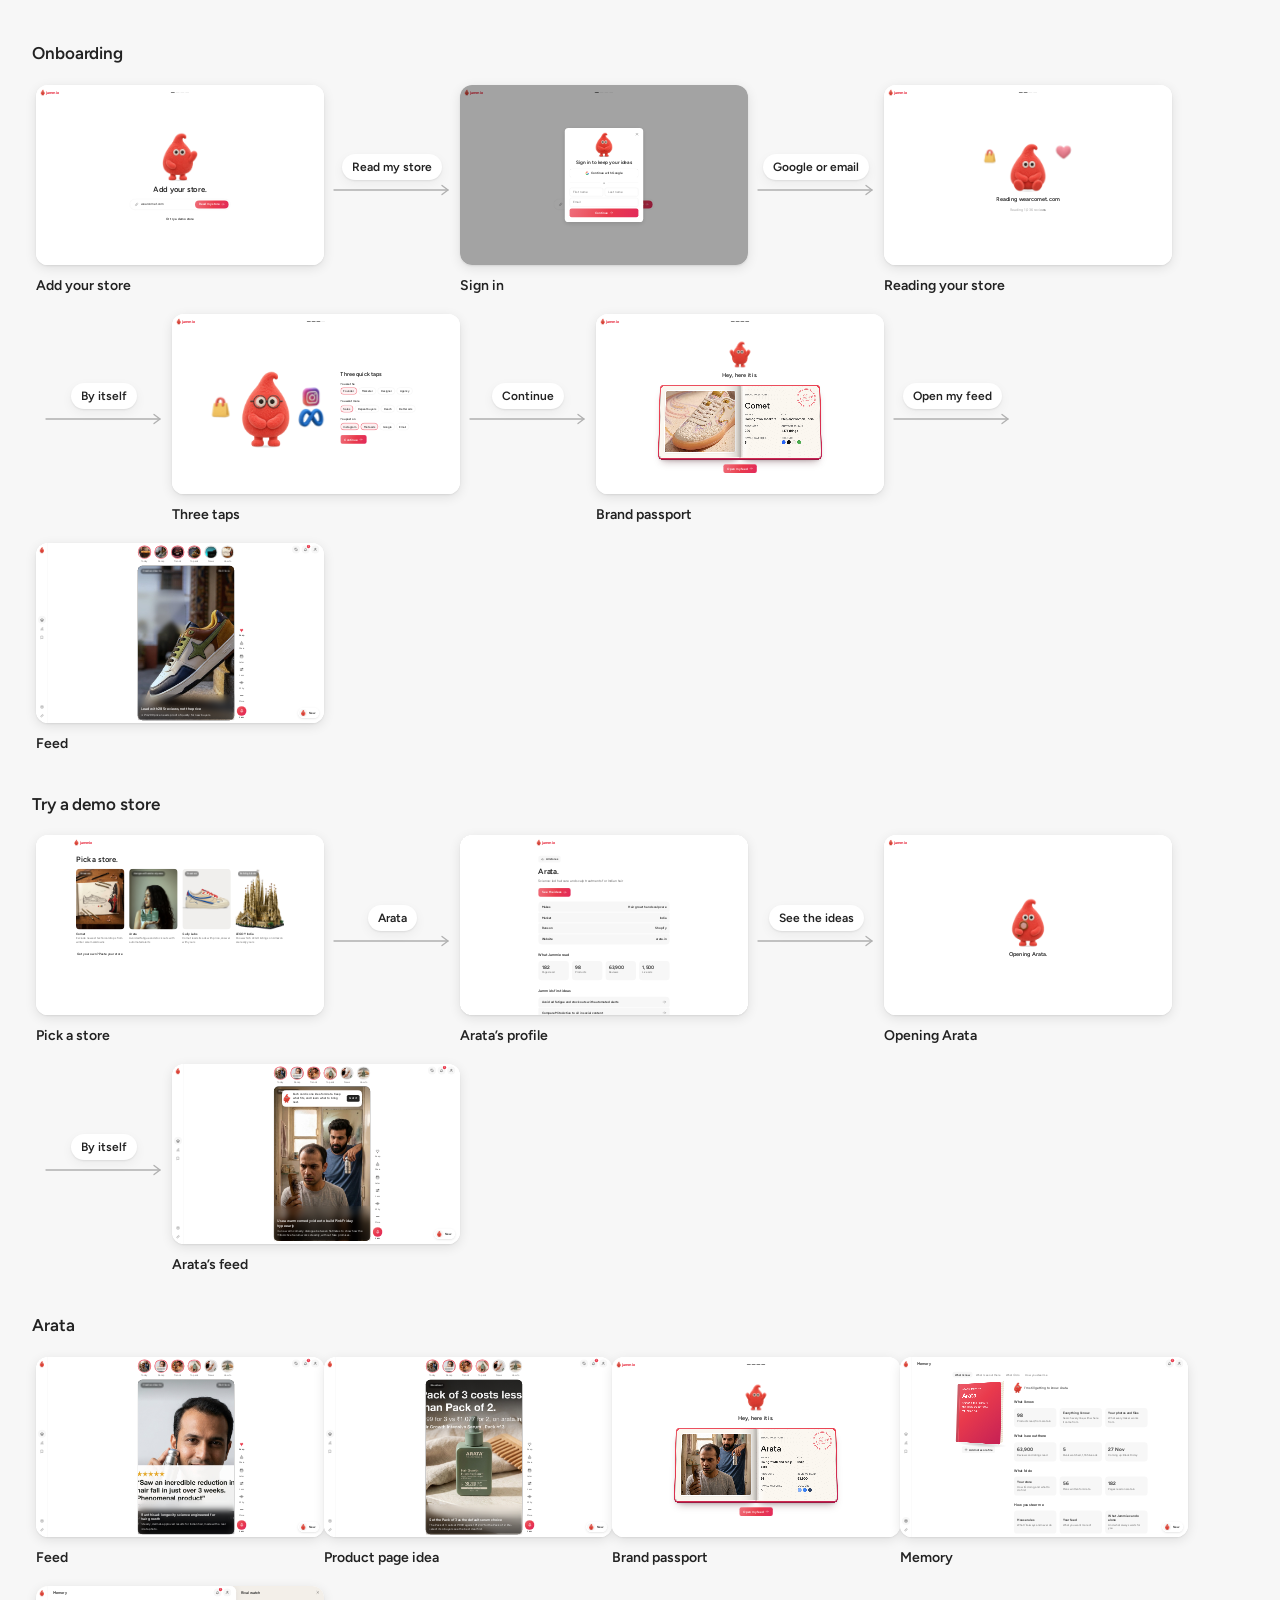
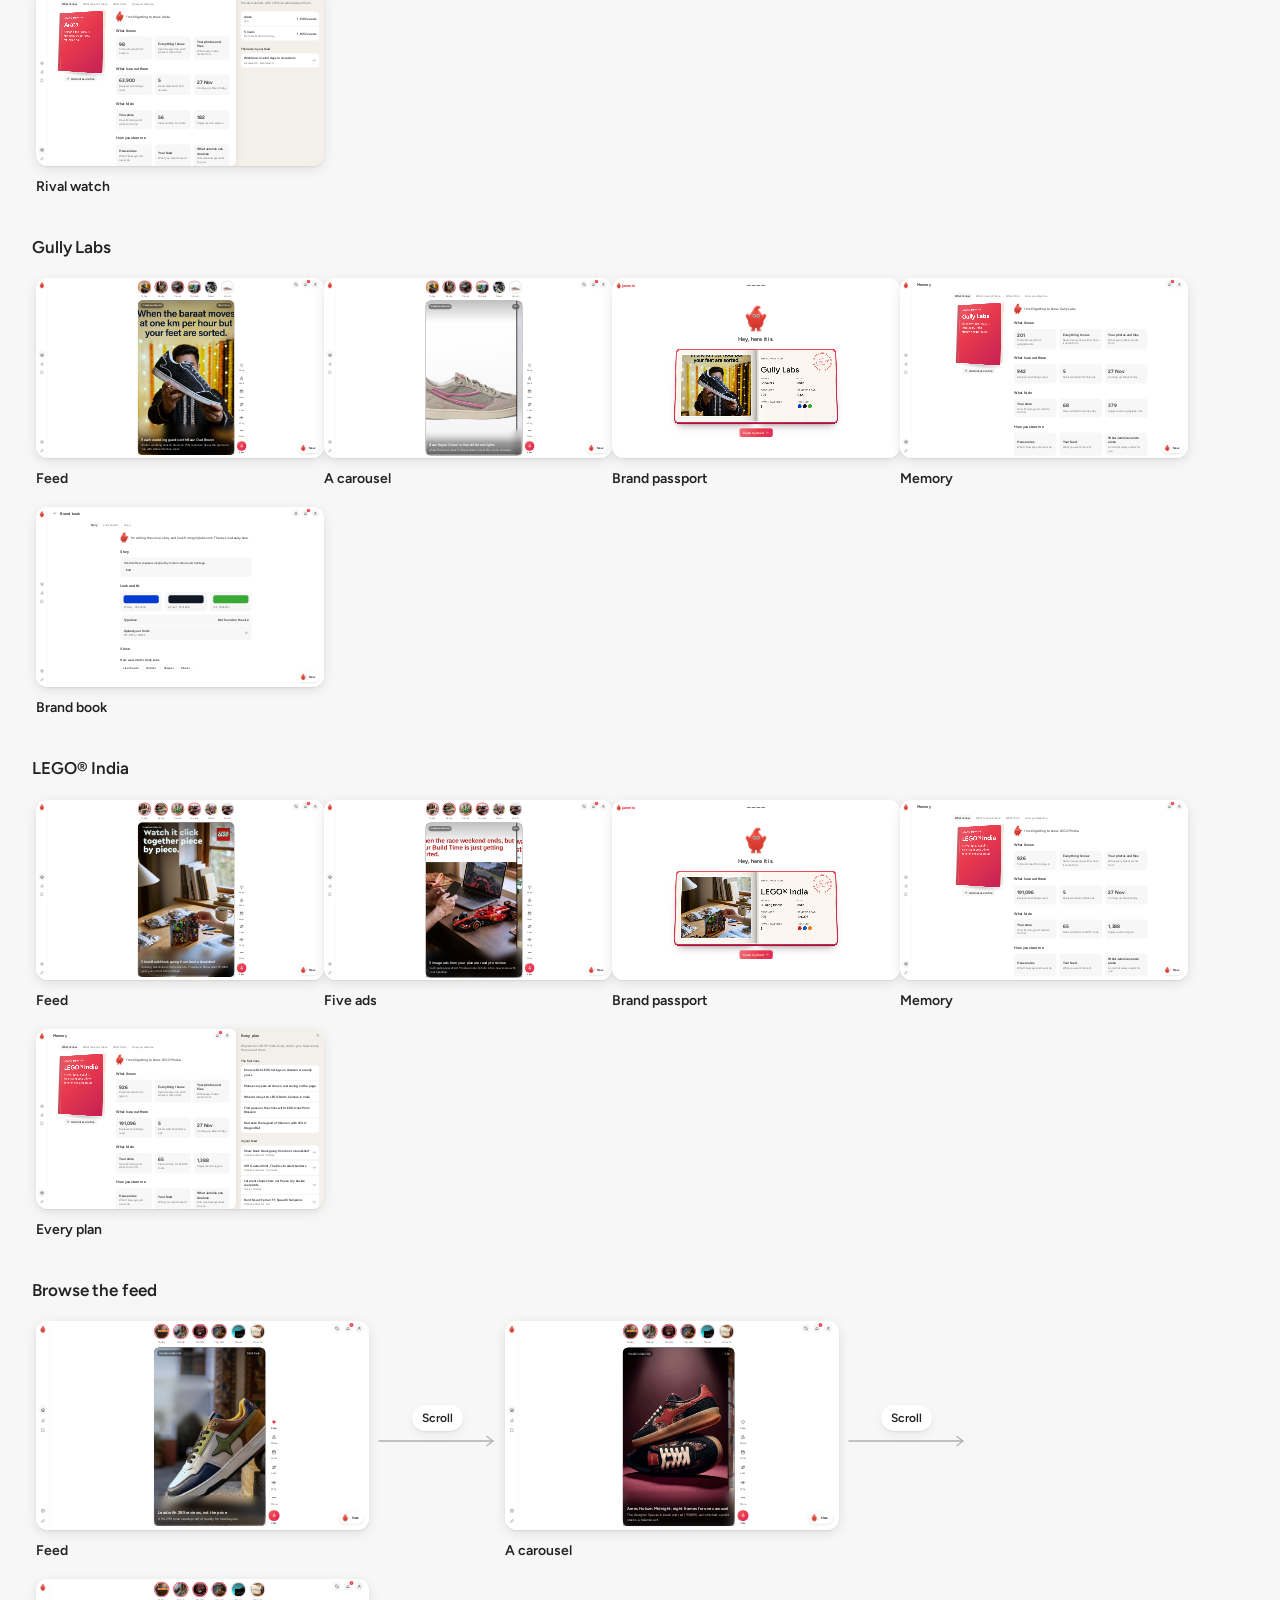
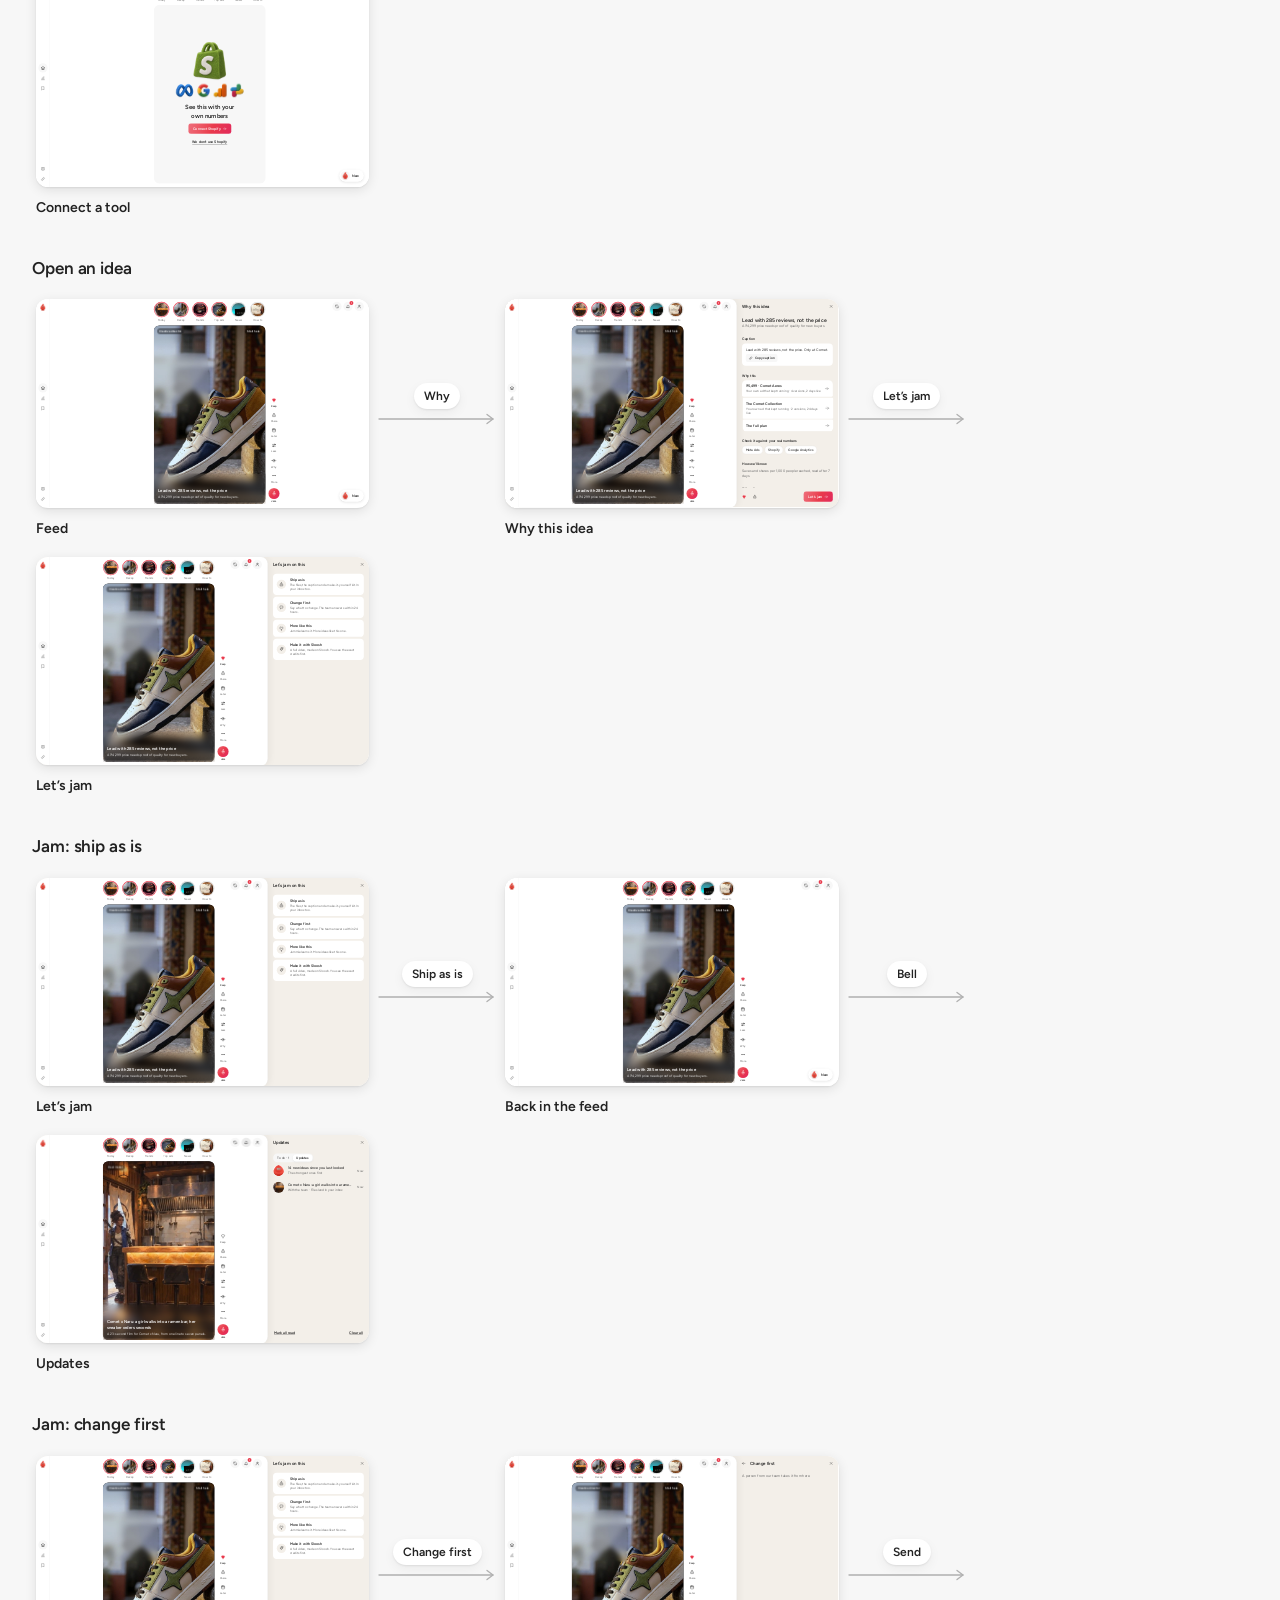
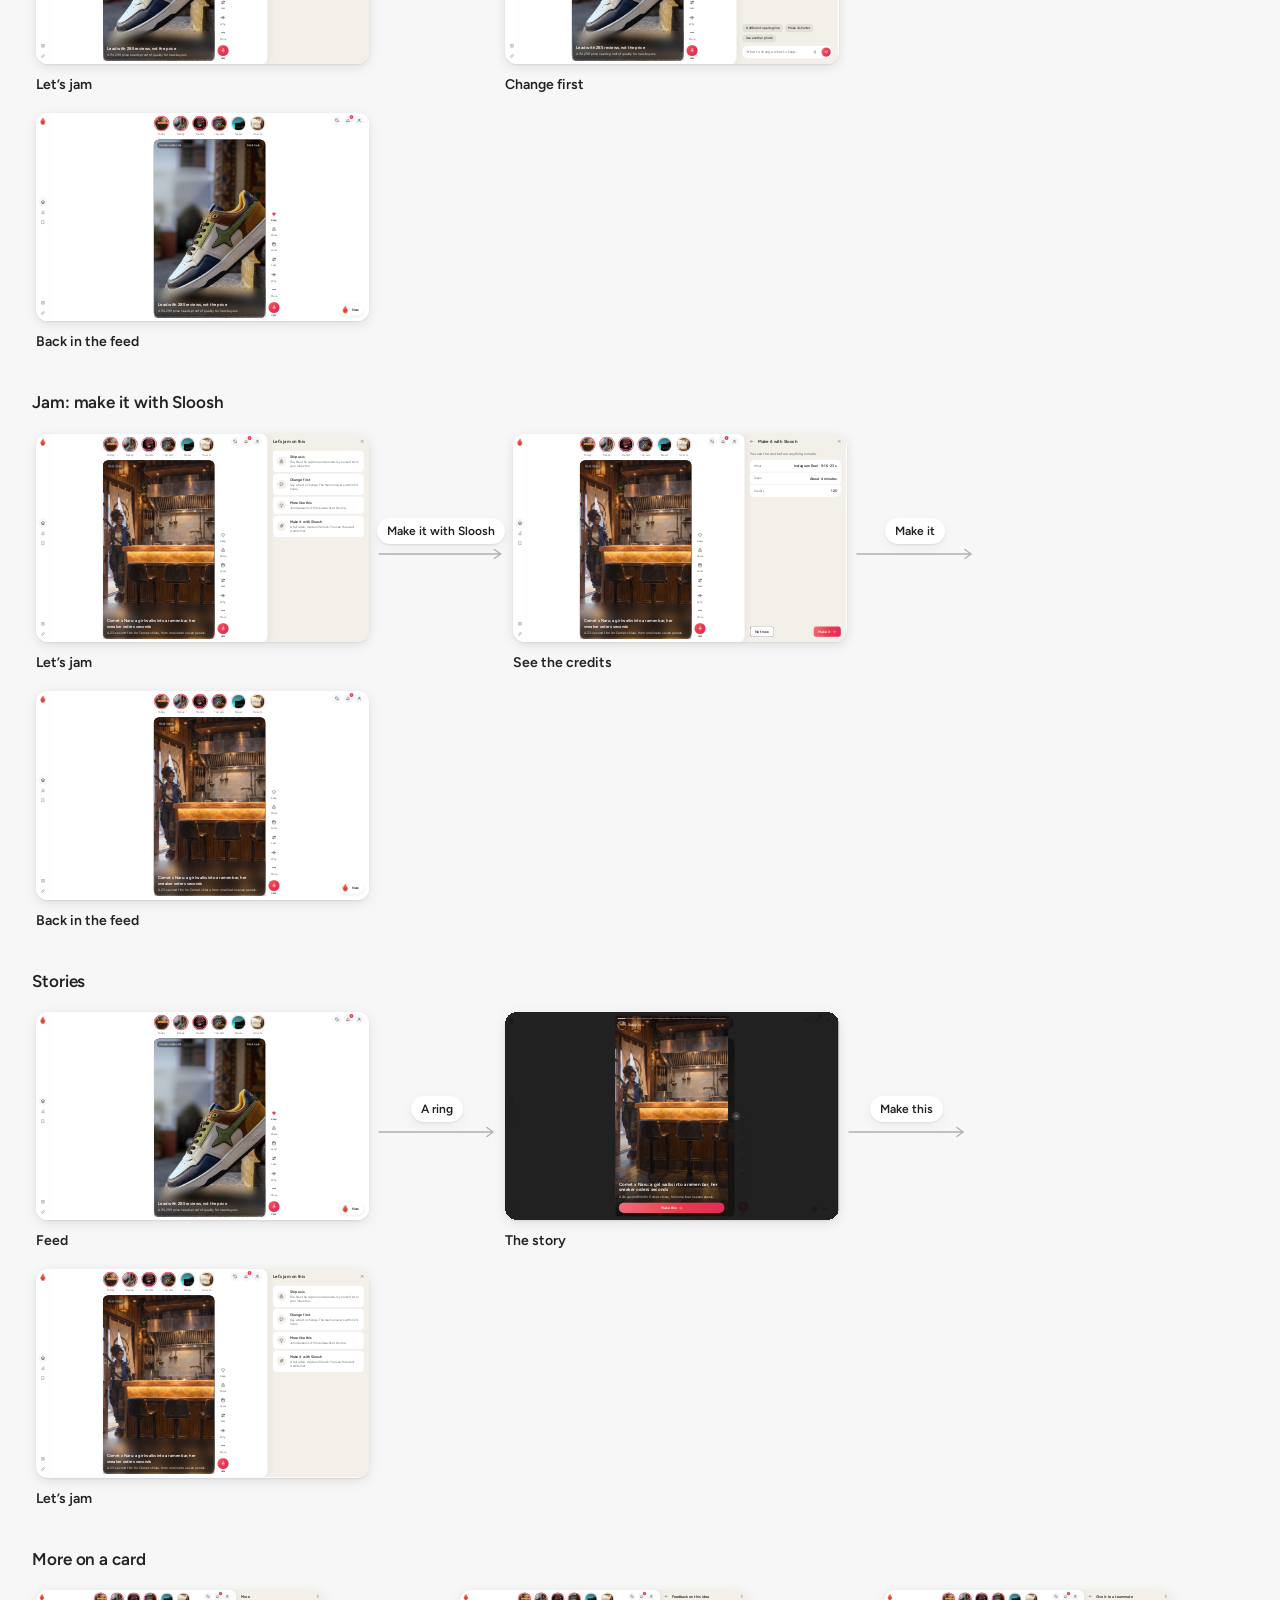
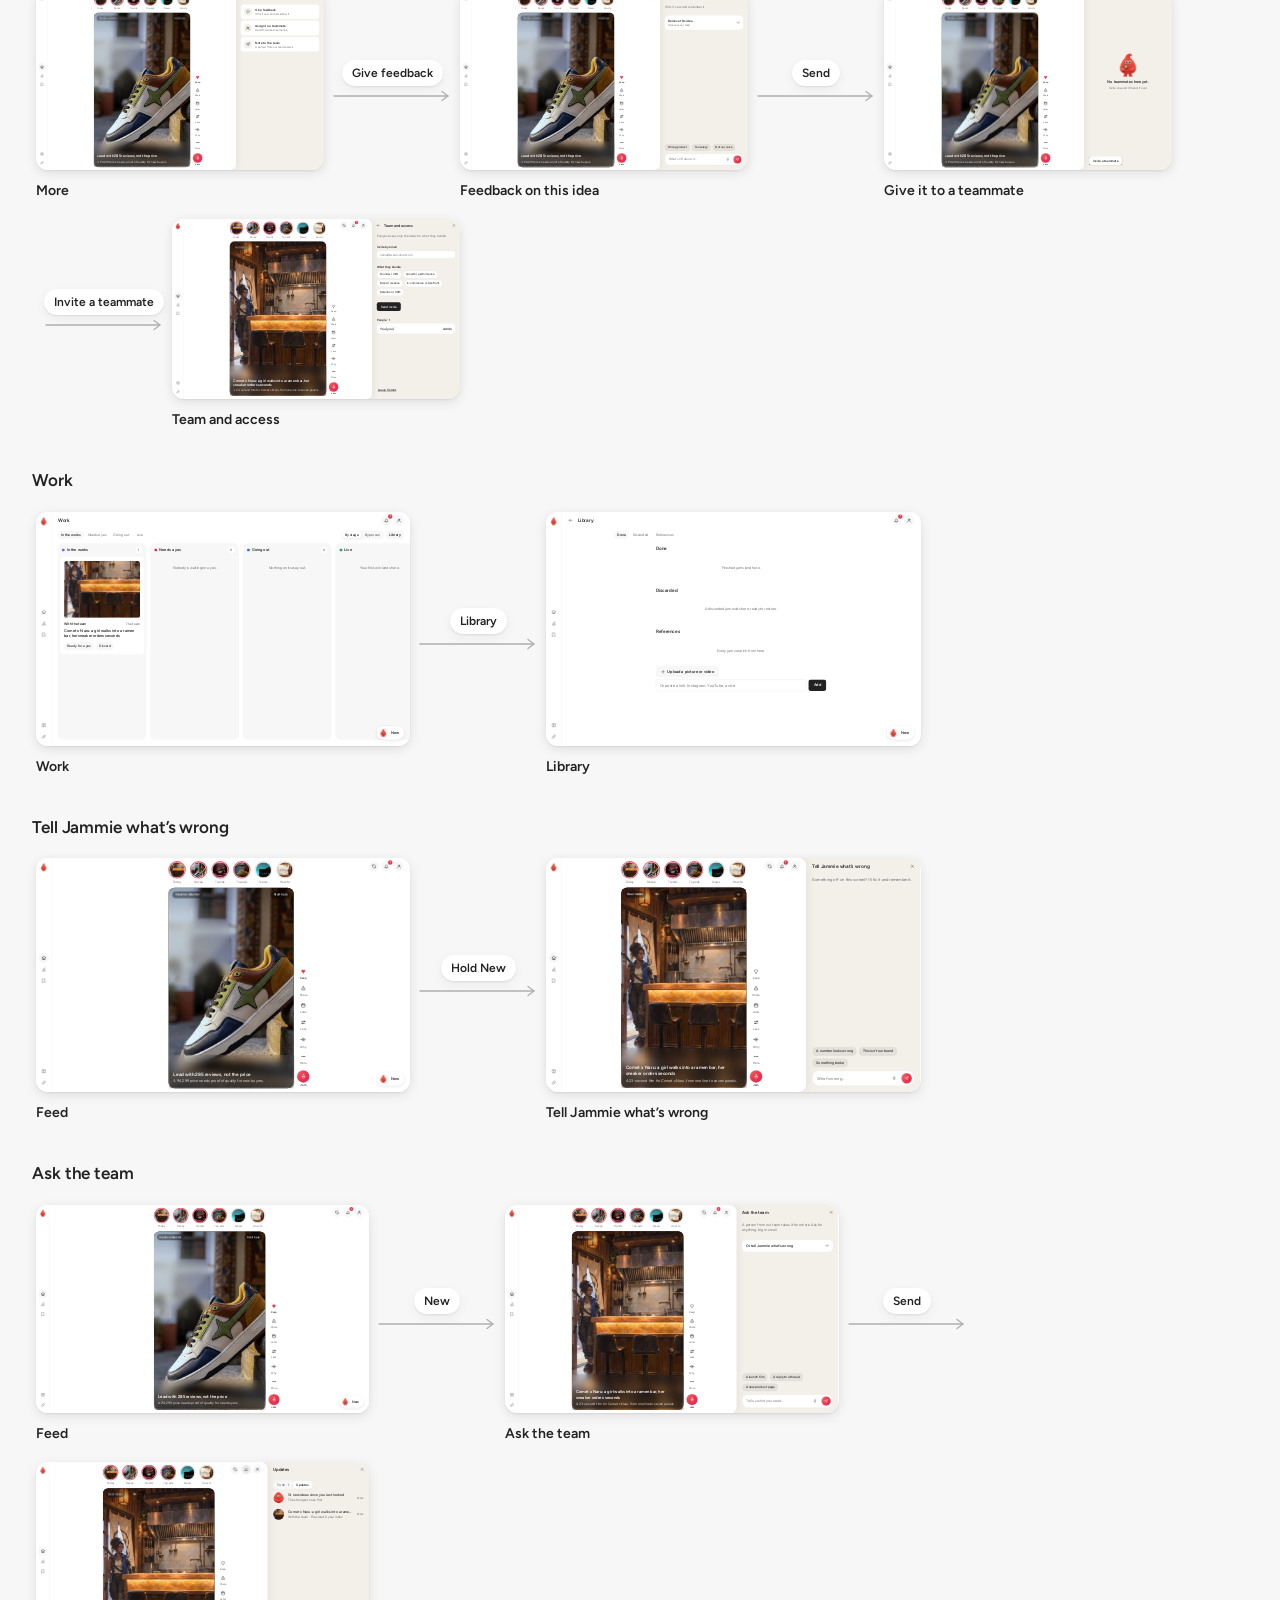
<file: flows.html>
<!doctype html>
<html lang="en" data-theme="light">
<head>
<meta charset="utf-8">
<meta name="viewport" content="width=device-width, initial-scale=1">
<link rel="icon" href="assets/jammie/v3/char-dollop-sm.png">
<title>jammie flows</title>
<link rel="preconnect" href="https://fonts.googleapis.com">
<link rel="preconnect" href="https://fonts.gstatic.com" crossorigin>
<link href="https://fonts.googleapis.com/css2?family=Figtree:wght@400;500;600;700;800&display=swap" rel="stylesheet">
<link rel="stylesheet" href="assets/jammie/v3/jammie.css?v=28">
<style>
body{background:var(--s2)}
.top{position:sticky;top:0;z-index:5;background:color-mix(in srgb,var(--s2) 90%,transparent);backdrop-filter:blur(14px);-webkit-backdrop-filter:blur(14px);border-bottom:1px solid var(--line-soft)}
.top-in{max-width:1560px;margin:0 auto;padding:0 32px;height:60px;display:flex;align-items:center;gap:8px}
.brand{display:inline-flex;align-items:center;gap:7px;color:var(--jam);font-weight:800;font-size:19px;letter-spacing:-.03em;text-decoration:none;margin-right:auto}
.brand img{height:28px;width:auto}
.wrap{max-width:1560px;margin:0 auto;padding:0 32px 100px}
.block{padding:40px 0 0;scroll-margin-top:72px}
.block-h{display:flex;align-items:center;gap:10px;margin-bottom:16px;flex-wrap:wrap}
.block-h h2{font-size:22px;margin-right:auto}

.tag{height:22px;padding:0 8px;border-radius:99px;font-size:11.5px;font-weight:600;display:inline-flex;align-items:center;background:var(--s2);color:var(--fg-2);white-space:nowrap}
.tag.live{background:#E7F5EC;color:#1A7F4B}
.tag.docs{background:#E8EEFB;color:#2B50C8}
.tag.added{background:#FDECEE;color:#C22A3F}
.tag.done{background:#E7F5EC;color:#1A7F4B}
:root[data-theme="dark"] .tag.live,:root[data-theme="dark"] .tag.done{background:color-mix(in srgb,#1A7F4B 24%,var(--card));color:#7FD9A4}
:root[data-theme="dark"] .tag.docs{background:color-mix(in srgb,#2B50C8 26%,var(--card));color:#A9BDF5}
:root[data-theme="dark"] .tag.added{background:color-mix(in srgb,#C22A3F 24%,var(--card));color:#F3A3AE}

/* found on the live product */
.found{display:grid;grid-template-columns:repeat(3,minmax(0,1fr));gap:16px}
.found > div{background:var(--card);border:1px solid var(--line-soft);border-radius:var(--r-card);padding:18px}
.found h3{font-size:15.5px;margin-bottom:10px;display:flex;align-items:center;gap:8px}
.found ul{margin:0;padding:0;display:grid;gap:7px}
.found li{list-style:none;font-size:14.5px;padding-left:14px;position:relative}
.found li::before{content:"";position:absolute;left:0;top:.62em;width:5px;height:5px;border-radius:50%;background:var(--fg-3)}

/* the list of every flow */
.list{background:var(--card);border-radius:var(--r-card);border:1px solid var(--line-soft);overflow:hidden}
.list a,.list div.item{display:grid;grid-template-columns:28px 230px 1fr auto;align-items:center;gap:14px;padding:12px 18px;border-bottom:1px solid var(--line-soft);color:inherit;text-decoration:none}
.list > :last-child{border-bottom:0}
.list a:hover{background:var(--s2)}
.list .n{color:var(--fg-3);font-variant-numeric:tabular-nums;font-size:14px}
.list b{font-weight:600}
.list .path{color:var(--fg-2);font-size:14.5px}

/* the flowchart */
.chart{background:var(--card);border-radius:var(--r-card);border:1px solid var(--line-soft);padding:8px;overflow-x:auto}
.chart svg{display:block;min-width:1180px;width:100%;height:auto;font-family:var(--font)}
.node rect{fill:var(--card);stroke:var(--line);stroke-width:1.2}
.node text{fill:var(--fg);font-size:14px;font-weight:600}
.node.hub rect{fill:var(--fg);stroke:var(--fg)}
.node.hub text{fill:var(--bg);font-size:15px}
.node.end rect{fill:var(--s2);stroke:none}
.node.end text{fill:var(--fg-2);font-weight:500}
a .node:hover rect{stroke:var(--fg)}
.edge{fill:none;stroke:var(--fg-3);stroke-width:1.3}
.elabel{font-size:12px;font-weight:600;fill:var(--fg-2);paint-order:stroke;stroke:var(--card);stroke-width:6px;stroke-linejoin:round}
.group{font-size:12px;font-weight:600;fill:var(--fg-3);letter-spacing:.04em}

/* every action, screen by screen */
.checks{columns:3 380px;column-gap:16px}
.scr{break-inside:avoid;background:var(--card);border:1px solid var(--line-soft);border-radius:var(--r-card);margin-bottom:16px;overflow:hidden}
.scr-h{display:flex;align-items:center;gap:8px;padding:12px 14px;border-bottom:1px solid var(--line-soft)}
.scr-h a{font-weight:700;font-size:15.5px;color:inherit;text-decoration:none;margin-right:auto}
.scr-h a:hover{text-decoration:underline;text-underline-offset:3px}
.act-row{display:grid;grid-template-columns:18px 1fr auto;gap:10px;align-items:start;padding:8px 14px;border-bottom:1px solid var(--line-soft);font-size:14.5px;cursor:pointer}
.scr > :last-child{border-bottom:0}
.act-row:hover{background:var(--s2)}
.act-row input{width:16px;height:16px;margin:2px 0 0;accent-color:var(--fg)}
.act-row small{display:block;color:var(--fg-2);font-size:13px}
.act-row.ok b{text-decoration:line-through;color:var(--fg-2);font-weight:500}
.act-row b{font-weight:600}
.scr.hide,.act-row.hide{display:none}

/* the screens, flow by flow */
.flow{padding:26px 0 0;scroll-margin-top:72px}
.flow h3{font-size:17px;margin-bottom:14px}
.strip{display:flex;align-items:center;flex-wrap:wrap;row-gap:18px;padding:4px 4px 12px}
.shot{flex:none;width:calc(1440px * var(--z));text-decoration:none;color:inherit}
.frame{position:relative;width:calc(1440px * var(--z));height:calc(900px * var(--z));border-radius:12px;overflow:hidden;background:var(--bg);box-shadow:var(--shadow-2);transition:box-shadow .2s,transform .2s var(--ease)}
.shot:hover .frame{box-shadow:var(--shadow-3);transform:translateY(-2px)}
.frame iframe{width:1440px;height:900px;border:0;transform:scale(var(--z));transform-origin:0 0;pointer-events:none}
.shot b{display:block;margin-top:10px;font-weight:600;font-size:14px}
.hop{flex:none;display:flex;flex-direction:column;align-items:center;gap:4px;min-width:104px;padding:0 8px;margin-bottom:30px;font-size:12px;font-weight:600;text-align:center}
.hop span{height:26px;padding:0 10px;border-radius:99px;background:var(--card);box-shadow:var(--shadow-1);display:inline-flex;align-items:center;white-space:nowrap}
.hop svg{width:100%;height:12px;fill:none;stroke:var(--fg-3);stroke-width:1.3;stroke-linecap:round;stroke-linejoin:round}

@media (max-width:900px){.top-in,.wrap{padding-left:16px;padding-right:16px}.strip{overflow-x:auto}.list a,.list div.item{grid-template-columns:22px 1fr auto}.list .path{display:none}.found{grid-template-columns:1fr}.top-in .b-line{display:none}}
</style>
</head>
<body>
<header class="top"><div class="top-in">
  <a class="brand" href="design-system.html"><img src="assets/jammie/v3/char-dollop-sm.png" alt="">jammie</a>
  <a class="btn b-line b-sm" href="#list">Flows</a>
  <button class="btn b-line b-sm" id="themeBtn">Dark</button>
  <a class="btn b-out b-sm" href="design-system.html">Design system</a>
  <a class="btn b-jam b-sm" href="app.html">Open prototype</a>
</div></header>

<main class="wrap">
  <section class="block" id="found">
    <div class="block-h"><h2>What the live product has</h2><span class="tag">Checked 22 and 23 Nov on demo.jammie.ai, app.jammie.ai and staging</span></div>
    <div class="found">
      <div><h3><span class="tag live">Live</span>There today</h3><ul>
        <li>Add your store, then Google sign-in before anything is read</li>
        <li>“Opening your store”, “your first ideas are in”, then a wide first-idea card</li>
        <li>Jammie pops in and the brand book flies in, with “email it to me”</li>
        <li>Feed of cards: picture, video or carousel, with Keep and Let’s jam</li>
        <li>Card menu: share, save, later, less like this, give feedback</li>
        <li>Idea sheet: caption, sources, how we’ll know, where it goes</li>
        <li>Let’s jam: ship as is, change first, more like this, make it with Sloosh</li>
        <li>A sent idea becomes a row at the top of the feed</li>
        <li>Stories: today, trends, popular ads, industry news, how to</li>
        <li>Start something new: a note to the team, typed or spoken</li>
        <li>Command centre: five columns of numbers, with reports</li>
        <li>What we learned (Memory here), Connectors, You, and a bell</li>
      </ul></div>
      <div><h3><span class="tag docs">Docs only</span>Written down, not reachable</h3><ul>
        <li>Three taps: only on a store nobody has read</li>
        <li>“Here’s what we found”, “sit back” and “your first idea”: left out; the passport opens the feed</li>
        <li>Onboarding’s side roads: not a store, a personal page, a failed read</li>
        <li>Locked ideas and “unlock everything”: left out of the prototype</li>
        <li>Your store: closed in production</li>
        <li>“Your wrapped”, a monthly recap story: left out of the prototype</li>
        <li>Inside the Shopify admin</li>
      </ul></div>
      <div><h3><span class="tag added">Added</span>Mine, not in the live product</h3><ul>
        <li>One tall card fills the height, as on Winning Ads. Its words sit on the picture over a blur.</li>
        <li>Jam is the red action at the foot of the action column, not a button on the card.</li>
        <li>One top bar on every page: the bell and You sit in the same place and never move.</li>
        <li>A panel (Why, Jam, a note, Updates, You) opens beside whatever page you are on.</li>
        <li>The command centre is a deck of full-height columns. Saved, Memory and Connectors are one centred column.</li>
        <li>A page’s own tabs sit on a second row under the top bar, never in it.</li>
        <li>Saved: what you Kept and what you put aside with Later. Live keeps Liked closed.</li>
        <li>Sign in is a popup: Google, or first name, last name and email. Live uses a full page with Google only.</li>
        <li>A story plays full screen like an Instagram story: bars along the top, tap a side to move, and it moves on by itself.</li>
        <li>Reading is one line that shimmers and changes. Then three taps, then a brand passport that arrives shut and opens.</li>
        <li>Each of the three taps shows: Jammie changes look, and felt icons land beside it.</li>
        <li>A note to the team has its box at the foot, with Send inside it.</li>
        <li>Light and dark, switched from You.</li>
        <li>Teammates are named in words only, on a pill on each card. Live draws nine characters; here only Jammie is drawn.</li>
        <li>A popup on live is a side panel here, and a sheet on a phone: connecting a tool, a report.</li>
        <li>Live’s settings (role, teammates, see the team grow) and its deck view (the same ideas grouped by teammate) are left out. A floating Demo button holds only light or dark and links to these pages.</li>
        <li>All four demo stores open. Arata, Gully Labs and LEGO® India carry their profile, what Jammie read, their first ideas and the top ten cards of their live feed (pictures only; their videos are not copied). Their Command centre, reports and connector figures are Comet’s simulated ones.</li>
        <li>Work lets you push a jam to its next stage yourself, so the board can be tried. On live the team moves it.</li>
        <li>Report figures beyond the board’s own, the day-by-day numbers, and “what you keep” once costs are saved are worked out from the demo’s, not read.</li>
        <li>A credits step for Sloosh. Live promises one; I did not open it.</li>
        <li>The three taps’ questions are my guess.</li>
      </ul></div>
    </div>
  </section>

  <section class="block" id="list"><div class="block-h"><h2>All flows</h2></div><div class="list" id="flowList"></div></section>
  <section class="block" id="chart"><div class="block-h"><h2>Flowchart</h2></div><div class="chart" id="flowChart"></div></section>

  <section class="block" id="actions">
    <div class="block-h"><h2>Every action, screen by screen</h2>
      <span class="tag" id="tally"></span>
      <div class="seg" id="filter"><button class="on" data-f="all">All</button><button data-f="live">Live</button><button data-f="docs">Docs only</button><button data-f="added">Added</button><button data-f="todo">Not built</button></div>
      <button class="btn b-soft b-sm" id="resetChecks">Clear ticks</button>
    </div>
    <div class="checks" id="checks"></div>
  </section>

  <section class="block" id="screens"><div class="block-h"><h2>Screens</h2></div><div id="flows"></div></section>
</main>

<script>
// ---- light or dark: the same saved choice the prototype and the design system read
const LOOK = 'jammie-workbench-v5';
const look = () => { try { return JSON.parse(localStorage.getItem(LOOK)) || {}; } catch { return {}; } };
function paintLook(){ const t = look().theme || 'light'; document.documentElement.dataset.theme = t; document.getElementById('themeBtn').textContent = t === 'dark' ? 'Light' : 'Dark'; }
paintLook();
document.getElementById('themeBtn').addEventListener('click', () => { const l = { theme: look().theme === 'dark' ? 'light' : 'dark' }; try { localStorage.setItem(LOOK, JSON.stringify(l)); } catch {} paintLook(); document.querySelectorAll('iframe').forEach(f => { try { f.contentWindow.location.reload(); } catch {} }); });   // a hash link does not reload by setting src again
// ---- every flow. steps = [route in the prototype, screen name, the action that leads on]
const FLOWS = [
  { id:'onboarding', name:'Onboarding', path:'Add your store → Sign in → Reading → Three taps → Brand passport → Feed',
    steps:[['start','Add your store','Read my store'],['signin','Sign in','Google or email'],['reading','Reading your store','By itself'],['taps','Three taps','Continue'],['here','Brand passport','Open my feed'],['feed?i=1','Feed']] },
  { id:'demo', name:'Try a demo store', path:'Add your store → Or try a demo store → pick a store → its profile → See the ideas → that store’s feed',
    steps:[['stores','Pick a store','Arata'],['profile?s=arata','Arata’s profile','See the ideas'],['arata:opening','Opening Arata','By itself'],['arata:feed?intro=1&i=0','Arata’s feed']] },
  { id:'arata', name:'Arata', path:'Hair growth and scalp care · its feed, passport and memory, from the live demo',
    steps:[['arata:feed?i=1','Feed'],['arata:feed?i=5','Product page idea'],['arata:here','Brand passport'],['arata:memory','Memory'],['arata:know?k=rivals&on=memory','Rival watch']] },
  { id:'gully', name:'Gully Labs', path:'Handcrafted sneakers · its feed, passport and memory, from the live demo',
    steps:[['gully:feed?i=0','Feed'],['gully:feed?i=5','A carousel'],['gully:here','Brand passport'],['gully:memory','Memory'],['gully:brand','Brand book']] },
  { id:'lego', name:'LEGO® India', path:'Building blocks · its feed, passport and memory, from the live demo',
    steps:[['lego:feed?i=0','Feed'],['lego:feed?i=5','Five ads'],['lego:here','Brand passport'],['lego:memory','Memory'],['lego:know?k=plans&on=memory','Every plan']] },
  { id:'browse', name:'Browse the feed', path:'Feed → scroll, swipe or the arrow keys → Keep, Later, Less, Share',
    steps:[['feed?i=1','Feed','Scroll'],['feed?i=2','A carousel','Scroll'],['feed?i=8','Connect a tool']] },
  { id:'idea', name:'Open an idea', path:'Feed → Why → why this idea → sources, the plan, connect a tool',
    steps:[['feed?i=1','Feed','Why'],['idea?i=1','Why this idea','Let’s jam'],['jam?i=1','Let’s jam']] },
  { id:'ship', name:'Jam: ship as is', path:'Jam → Ship as is → back in the feed → Updates',
    steps:[['jam?i=1','Let’s jam','Ship as is'],['feed?i=1','Back in the feed','Bell'],['bell','Updates']] },
  { id:'change', name:'Jam: change first', path:'Jam → Change first → a note → Send',
    steps:[['jam?i=1','Let’s jam','Change first'],['change?i=1','Change first','Send'],['feed?i=1','Back in the feed']] },
  { id:'sloosh', name:'Jam: make it with Sloosh', path:'Jam → Make it with Sloosh → see the credits → Make it',
    steps:[['jam?i=0','Let’s jam','Make it with Sloosh'],['sloosh?i=0','See the credits','Make it'],['feed?i=0','Back in the feed']] },
  { id:'stories', name:'Stories', path:'A ring → the story → Make this → Let’s jam',
    steps:[['feed?i=1','Feed','A ring'],['story?s=0','The story','Make this'],['jam?i=0','Let’s jam']] },
  { id:'cardmore', name:'More on a card', path:'More → give feedback, assign to a teammate, or a note to the team',
    steps:[['more?i=1','More','Give feedback'],['feedback?i=1','Feedback on this idea','Send'],['assign?i=1','Give it to a teammate','Invite a teammate'],['team?on=feed','Team and access']] },
  { id:'work', name:'Work', path:'Command centre → Open work → a jam moves through four stages → Library',
    steps:[['work','Work','Library'],['library','Library']] },
  { id:'wrong', name:'Tell Jammie what’s wrong', path:'Hold New → say what’s wrong, typed or spoken → Send',
    steps:[['feed?i=1','Feed','Hold New'],['wrong','Tell Jammie what’s wrong']] },
  { id:'new', name:'Ask the team', path:'New → a note → Send → Updates',
    steps:[['feed?i=1','Feed','New'],['new','Ask the team','Send'],['bell','Updates']] },
  { id:'saved', name:'Saved', path:'Keep or Later on a card → Saved → open it again, or remove it',
    steps:[['feed?i=2','Feed','Later'],['saved','Saved','Open'],['feed?i=1','That idea, in the feed']] },
  { id:'numbers', name:'Command centre', path:'Command centre → a card → its report, add costs, Park, or Let’s jam',
    steps:[['command','Command centre','Let’s jam'],['new?on=command','Ask the team']] },
  { id:'reports', name:'Reports and costs', path:'Command centre → the three dots → Reports, Costs, Add data, Ask about these numbers',
    steps:[['board?on=command','The board','Reports'],['reports?on=command','Reports','Weekly'],['report?r=weekly&on=command','A report','Needs your costs'],['costs?on=command','Costs']] },
  { id:'number', name:'One number, opened up', path:'A card → More → the number a day → Ask about it',
    steps:[['number?n=Net%20sales&on=command','Net sales','Ask about it'],['asknum?on=command','Ask about these numbers'],['adddata?on=command','Add data']] },
  { id:'know', name:'Inside Memory', path:'Memory → the brand book, or a tile → what Jammie knows, with where it came from',
    steps:[['memory','Memory','The book'],['brand','Brand book'],['know?k=facts&on=memory','Everything I know'],['know?k=rivals&on=memory','Rival watch'],['know?k=plans&on=memory','Every plan'],['know?k=tune&on=memory','Your feed'],['know?k=rules&on=memory','House rules']] },
  { id:'connect', name:'Connect a tool', path:'Connectors → Connect Shopify → it reads → connected → the tool’s own numbers',
    steps:[['connectors','Connectors','Connect Shopify'],['connect?t=Shopify&on=connectors','Connect Shopify','Connect'],['linking?t=Shopify&on=connectors','Reading','By itself'],['linked?t=Shopify&on=connectors&with=Shopify','Connected','Done'],['tool?t=Shopify&on=connectors&with=Shopify','A connected tool']] },
  { id:'you', name:'You', path:'The round button top right → your details, team and access, look and sound, start again',
    steps:[['you','You','Team and access'],['team','Team and access'],['details','Your details'],['look','Look and sound']] },
  { name:'Onboarding’s side roads', path:'Not a store, a personal page, a failed read, a closed store' },
  { name:'“Your wrapped” story', path:'A monthly recap in seven frames' },
  { name:'Locked ideas', path:'“Unlock everything”, left out on purpose' },
  { name:'Inside the Shopify admin', path:'The same app, framed by Shopify' },
];
document.getElementById('flowList').innerHTML = FLOWS.map((f, i) => {
  const inner = `<span class="n">${i + 1}</span><b>${f.name}</b><span class="path">${f.path}</span><span class="tag ${f.steps ? 'done' : ''}">${f.steps ? 'Built' : 'Not built'}</span>`;
  return f.steps ? `<a href="#${f.id}">${inner}</a>` : `<div class="item">${inner}</div>`;
}).join('');

// ---- flowchart: screens are boxes, outcomes are soft pills
const W = 156, H = 40;
const N = {
  start:{x:95,y:44,t:'Add your store',go:'start'}, signin:{x:95,y:110,t:'Sign in',go:'signin'}, reading:{x:95,y:176,t:'Reading your store',go:'reading'},
  taps:{x:95,y:242,t:'Three taps',go:'taps'}, here:{x:95,y:308,t:'Brand passport',go:'here'},
  feed:{x:350,y:275,t:'Feed',go:'feed',k:'hub'},
  story:{x:610,y:44,t:'A story',go:'story?s=0'}, idea:{x:610,y:120,t:'Why this idea',go:'idea?i=1'},
  jam:{x:850,y:120,t:'Let’s jam',go:'jam?i=1'}, change:{x:1085,y:120,t:'Change first',go:'change?i=1'}, sloosh:{x:1085,y:196,t:'See the credits',go:'sloosh?i=0'},
  order:{x:1320,y:34,t:'Sent to the team',k:'end'}, morelike:{x:1085,y:268,t:'More like this',k:'end'},
  next:{x:610,y:200,t:'Next idea',k:'end'},
  neu:{x:610,y:290,t:'Ask the team',go:'new'}, sent:{x:850,y:290,t:'Sent to the team',k:'end'},
  bell:{x:610,y:362,t:'Updates',go:'bell'}, you:{x:610,y:434,t:'You',go:'you'}, again:{x:850,y:434,t:'Start again',k:'end'},
  rail:{x:610,y:561,t:'From the rail',k:'end'},
  command:{x:850,y:486,t:'Command centre',go:'command'}, saved:{x:850,y:536,t:'Saved',go:'saved'},
  memory:{x:850,y:586,t:'Memory',go:'memory'}, connectors:{x:850,y:636,t:'Connectors',go:'connectors'},
};
const E = [
  ['start','signin','Read my store'],['signin','reading','Google or email'],['reading','taps','By itself'],['taps','here','Continue'],['here','feed','Open my feed'],
  ['feed','story','A ring'],['feed','idea','Why'],['story','jam','Make this',1],['idea','jam','Let’s jam'],
  ['jam','order','Ship as is'],['jam','change','Change first'],['jam','sloosh','Sloosh'],['jam','morelike','More like this'],['change','order','Send',1],['sloosh','order','Make it',1],
  ['feed','next','Scroll'],['feed','neu','New'],['neu','sent','Send'],['feed','bell','Bell'],['feed','you','You'],['you','again','Start again'],
  ['feed','rail','The rail'],['rail','command',''],['rail','saved',''],['rail','memory',''],['rail','connectors',''],
];
const hw = n => (n.k === 'hub' ? 170 : W) / 2, hh = n => (n.k === 'hub' ? 52 : H) / 2;
function edge([a, b, label, nearStart]){
  const p = N[a], q = N[b]; let d, lx, ly;
  if (Math.abs(p.x - q.x) < 4) {
    const dir = q.y > p.y ? 1 : -1; const y1 = p.y + dir * hh(p), y2 = q.y - dir * (hh(q) + 5);
    d = `M${p.x},${y1}L${q.x},${y2}`; lx = p.x; ly = (y1 + y2) / 2 + 4;
  } else {
    const dir = q.x > p.x ? 1 : -1; const x1 = p.x + dir * hw(p), x2 = q.x - dir * (hw(q) + 5), mx = (x1 + x2) / 2;
    d = `M${x1},${p.y}C${mx},${p.y} ${mx},${q.y} ${x2},${q.y}`; lx = mx; ly = (p.y + q.y) / 2 - 8;
    if (Math.abs(p.y - q.y) > 50) { lx = x2 - dir * 46; ly = q.y - 8; }
    if (nearStart) { lx = x1 + dir * 34; ly = p.y - 9; }
  }
  return `<path class="edge" d="${d}" marker-end="url(#arr)"/>` + (label ? `<text class="elabel" x="${lx}" y="${ly}" text-anchor="middle">${label}</text>` : '');
}
function node(id){
  const n = N[id], w = hw(n) * 2, h = hh(n) * 2;
  const g = `<g class="node ${n.k || ''}"><rect x="${n.x - w / 2}" y="${n.y - h / 2}" width="${w}" height="${h}" rx="${n.k === 'end' ? h / 2 : 11}"/><text x="${n.x}" y="${n.y + 5}" text-anchor="middle">${n.t}</text></g>`;
  return n.go ? `<a href="app.html#/${n.go}">${g}</a>` : g;
}
document.getElementById('flowChart').innerHTML = `<svg viewBox="0 0 1420 672" role="img" aria-label="Flowchart of every screen and action">
  <defs><marker id="arr" viewBox="0 0 10 10" refX="8" refY="5" markerWidth="7" markerHeight="7" orient="auto-start-reverse"><path d="M1 1 9 5 1 9" fill="none" stroke="var(--fg-3)" stroke-width="1.6" stroke-linecap="round" stroke-linejoin="round"/></marker></defs>
  <text class="group" x="17" y="14">ONBOARDING</text><text class="group" x="532" y="14">EVERY DAY</text>
  ${E.map(edge).join('')}${Object.keys(N).map(node).join('')}</svg>`;

// ---- every action on every screen. [action, where it leads, source]. source: live (seen working), docs (written down only), added (mine), todo (not built here)
const A = [
  ['Add your store','start','live',[['Type a store link or its name','The field takes either','live'],['Read my store','Sign in','live']]],
  ['Sign in','signin','live',[['Continue with Google','Reading your store','live'],['A name and an email, then Continue','Reading your store','added'],['Close','Add your store','added'],['Use another account','Google’s own screen','todo'],['Privacy and terms links','Legal pages','todo']]],
  ['Reading your store','reading','live',[['Nothing to press','One line changes as Jammie reads, then it moves on','added'],['The store is not a store','A side road of its own','todo'],['The read fails','A side road with Try again','todo']]],
  ['Three taps','taps','docs',[['Pick who you are','Jammie slides out and comes back in that look','added'],['Pick what you want more of','Its object lands beside Jammie','added'],['Pick where you post, more than one','Each icon lands beside Jammie','added'],['Continue','Brand passport','added']]],
  ['Brand passport','here','added',[['Open my feed','Feed, through a coral bloom','added']]],
  ['Pick a store','stores','live',[['Any of the four stores','Its company profile','live'],['Paste your store','Add your store','live']]],
  ['Company profile','profile?s=arata','live',[['See the ideas, or a first idea','Opening that store, then its feed. Saves and jams start clean for it','live'],['All stores','Pick a store','live'],['Paste your store','Add your store','live']]],
  ['Feed','feed','live',[['Jam, the red action','Let’s jam','live'],['Scroll the cards','The action column stays still; only the cards move under it','added'],['Tap the card','Why this idea','live'],['Why','Why this idea','added'],['Keep','Kept, and it is in Saved','live'],['Share','Copies a link','live'],['Later','Put aside in Saved, next idea','live'],['Less','Fewer like this, next idea','live'],['More','Give feedback, assign to a teammate, or a note to the team','live'],['Shuffle, top right','The cards change order','live'],['Demo, the floating button','Demo controls. Not part of the product','added'],['Hold New','Tell Jammie what’s wrong','live'],['Scroll, swipe or the arrow keys','Another idea','added'],['Sound on','Plays the video’s sound','live'],['A story ring','The story','live'],['Bell, top right','Updates, with a count when something is with the team','live'],['The round button beside it','You','live'],['New','Ask the team','live'],['Connect Shopify, on its card','Connectors','live'],['We don’t use Shopify','Moves on to the next idea','live'],['See the next 8, on the last card','More ideas','live'],['Previous and next picture in a carousel: arrows, a sideways scroll or the arrow keys','Another frame','added'],['“Your wrapped” story, signed in','A monthly recap','todo'],['Got it, on the hello card','It goes, for good','live']]],
  ['Why this idea','idea?i=1','live',[['Copy caption','Copies it','live'],['A source row','Opens the source, such as Meta Ad Library','todo'],['The full plan','The plan behind the idea','todo'],['Meta Ads, Shopify or Google Analytics','Connectors','live'],['Keep','Kept','live'],['Share','Copies a link','live'],['Let’s jam','Let’s jam','live'],['Close','Feed','live']]],
  ['Let’s jam','jam?i=1','live',[['Ship as is','Sent, back in the feed, counted on the bell','live'],['Change first','A note to the team','live'],['More like this','Jammie learns it, next idea','live'],['Make it with Sloosh','See the credits','live'],['Close','Feed','live']]],
  ['Change first','change?i=1','live',[['Tap a suggestion','Fills the box','added'],['Type what to change','Stays here','live'],['Send, the round button in the box','Sent, back in the feed, with a toast','live'],['Back','Let’s jam','live'],['Close','Feed','live']]],
  ['Note to the team','note?i=1','live',[['Tap a suggestion','Fills the box','added'],['Type your note','Stays here','live'],['Send, the round button in the box','Sent, back in the feed, with a toast','live'],['Close','Feed','live']]],
  ['See the credits','sloosh?i=0','added',[['Make it','Being made, back in the feed','added'],['Not now','Let’s jam','added'],['Back','Let’s jam','added']]],
  ['The story','story?s=0','live',[['Tap the left side, or the left arrow','The story before','live'],['Tap the right side, or the right arrow','The story after','live'],['Wait five seconds','The next story, then the feed','added'],['Make this','Let’s jam','live'],['Close','Feed','live']]],
  ['Ask the team','new','live',[['Tap a suggestion','Fills the box','added'],['Type what you need','Stays here','live'],['Send, the round button in the box','Sent, with a toast','live'],['Close','The page you were on','live']]],
  ['Updates','bell','live',[['To do, Updates','What needs you, and what is new','live'],['A row about an idea','That idea, in the feed','added'],['Mark all read','The count on the bell goes','live'],['Clear all','Back to All quiet','added'],['Close','The page you were on','live']]],
  ['You','you','live',[['Your details','Your name and email','live'],['Team and access','Invite someone','live'],['Your feed, Fact sheet, Work','Those panels and pages','live'],['Auto, Light, Dark','Changes the whole product','live'],['Sound and motion','Sound, vibration, reduce motion','live'],['Start again from the first screen','Add your store','live'],['Flow map, Design system','Those pages','added'],['Email us','Opens your email','live'],['Privacy, Terms','Legal pages','todo'],['Close','The page you were on','live']]],
  ['Command centre','command','live',[['Jump to a column, from the second row','Scrolls to it','added'],['Drag the gap beside a column','Makes that column wider or narrower; a double click puts it back','added'],['More, on a card','That number, a day at a time','live'],['The three dots, top right','Reports, Costs, Add data, Ask about these numbers','live'],['A small number, or a report button','That report','live'],['Add delivery fees, product costs and others','Costs','live'],['Park','The card stops asking for you','live'],['Open work','Work','live'],['Let’s jam','Ask the team','live'],['Open Updates','Updates','added'],['Open the feed','Feed','added']]],
  ['Saved','saved','added',[['All, Kept, For later','Narrows the cards','added'],['Tap a card','That idea, in the feed','added'],['The heart on a card','Takes it out of Saved','added']]],
  ['Memory','memory','live',[['A tab on the second row','Scrolls to that part','added'],['The book','Brand book','live'],['Add notes or a file','A note or a sample file joins what Jammie knows','live'],['A tile, 12 of them','That part of what Jammie knows, in a panel','live']]],
  ['Connectors','connectors','live',[['Connect, on the next tool or any other','Connect a tool','live'],['A connected tool','Its numbers','live']]],
  ['Connect a tool','connect?t=Shopify&on=connectors','live',[['Connect','It reads for two seconds, then it is connected. No real sign-in','live'],['Not using it','Back, with a toast','live'],['See it in the feed','Feed','live'],['Connect another','Connectors','live']]],
  ['A connected tool','tool?t=Shopify&on=connectors&with=Shopify','live',[['Read again','A toast','live'],['Disconnect','Back to not connected','live'],['Done','Connectors','live']]],
  ['More','more?i=1','live',[['Give feedback','Feedback on this idea','live'],['Assign to a teammate','Give it to a teammate','live'],['Note to the team','Note to the team','live']]],
  ['Feedback on this idea','feedback?i=1','live',[['Send','Fixed, back in the feed','live'],['Remove this idea','It leaves the feed','live'],['Hold the mic','Fills the box with a sample of what you said','added']]],
  ['Give it to a teammate','assign?i=1','live',[['A teammate','Handed over, and it is in Work','live'],['Invite a teammate','Team and access','live']]],
  ['Tell Jammie what’s wrong','wrong','live',[['Send','A toast','live'],['Hold the mic','Fills the box with a sample','added']]],
  ['Demo controls','demo','added',[['Light or dark','Changes the whole product','added'],['Flow map, Design system','Those pages','added']]],
  ['Work','work','live',[['The button on a card','Moves the jam to the next stage, then into the library','added'],['Discard','Into the library, ready to restore','live'],['By stage, By person','Regroups the columns','live'],['Library','Library','live']]],
  ['Library','library','live',[['Restore','Back in Work','live'],['Upload a picture or video','A sample file joins the references','live'],['Paste a link','It joins the references','live']]],
  ['The board','board?on=command','live',[['Reports, Costs, Add data, Ask about these numbers','Those panels','live'],['Download the board','A toast','todo']]],
  ['Reports','reports?on=command','live',[['A report, six of them','That report','live']]],
  ['A report','report?r=weekly&on=command','live',[['A line that needs your costs','Costs','live'],['Email it to me','On or off, kept. Nothing is sent','live'],['Copy link, PDF, Sheet','A toast','todo']]],
  ['Costs','costs?on=command','live',[['Save costs','“What you keep” is counted on the board','live']]],
  ['Add data','adddata?on=command','live',[['Connect a tool','Connectors','live'],['Upload a report','A sample report lands in the list','live']]],
  ['Ask about these numbers','asknum?on=command','live',[['Tap a question, or type one','An answer with where it came from. Three canned answers','live']]],
  ['One number','number?n=Net%20sales&on=command','live',[['Reports','Reports','live'],['Ask about it','Ask about these numbers','live']]],
  ['Brand book','brand','live',[['A tab on the second row','Scrolls to that part','added'],['How we write','Picks a voice','live'],['Share','Copies a link','live'],['Edit, Upload your fonts','A toast, or a sample file','todo']]],
  ['Inside Memory','know?k=facts&on=memory','live',[['Search every line','Narrows the facts','live'],['House rules: add a rule','It joins the list','live'],['Your feed: any pick','Kept. Your role also filters the feed','live'],['Every plan: Black Friday plan','That plan','live'],['Refresh','A toast','todo']]],
  ['Team and access','team','live',[['Send invite','They join the list. Nothing is sent','live'],['Remove','They leave the list','added'],['Leave Comet','A toast: you are the only admin','live']]],
  ['Your details','details','live',[['Save','Your name shows in You','live']]],
  ['Look and sound','look','live',[['Auto, Light, Dark','Changes the whole product','live'],['Sound, Vibration','On or off, kept. The prototype makes no sound','live'],['Reduce motion','Stops the motion','live']]],
];
const NAMES = { live:'Live', docs:'Docs only', added:'Added', todo:'Not built' };
const KEY = 'jammie-action-checks';
let ticks; try { ticks = new Set(JSON.parse(localStorage.getItem(KEY)) || []); } catch { ticks = new Set(); }
document.getElementById('checks').innerHTML = A.map(([name, route, src, acts], si) => `<div class="scr" data-src="${src}">
  <div class="scr-h"><a href="app.html#/${route}">${name}</a><span class="tag ${src}">${NAMES[src]}</span></div>` +
  acts.map(([a, to, s], ai) => { const id = si + '.' + ai; return `<label class="act-row ${ticks.has(id) ? 'ok' : ''}" data-s="${s}"><input type="checkbox" data-id="${id}" ${ticks.has(id) ? 'checked' : ''}><span><b>${a}</b><small>${to}</small></span><span class="tag ${s === 'todo' ? '' : s}">${NAMES[s]}</span></label>`; }).join('') + `</div>`).join('');
const total = A.reduce((n, s) => n + s[3].length, 0);
const tally = () => { document.getElementById('tally').textContent = `${ticks.size} of ${total} checked · ${A.length} screens`; };
tally();
document.getElementById('checks').addEventListener('change', e => {
  const c = e.target.closest('input'); if (!c) return;
  c.checked ? ticks.add(c.dataset.id) : ticks.delete(c.dataset.id); c.closest('.act-row').classList.toggle('ok', c.checked);
  try { localStorage.setItem(KEY, JSON.stringify([...ticks])); } catch {} tally();
});
document.getElementById('resetChecks').addEventListener('click', () => { ticks.clear(); try { localStorage.removeItem(KEY); } catch {} document.querySelectorAll('.act-row').forEach(r => { r.classList.remove('ok'); r.querySelector('input').checked = false; }); tally(); });
document.getElementById('filter').addEventListener('click', e => {
  const b = e.target.closest('button'); if (!b) return; const f = b.dataset.f;
  document.querySelectorAll('#filter button').forEach(x => x.classList.toggle('on', x === b));
  document.querySelectorAll('.scr').forEach(scr => { let any = 0;
    scr.querySelectorAll('.act-row').forEach(r => { const show = f === 'all' || r.dataset.s === f; r.classList.toggle('hide', !show); if (show) any++; });
    scr.classList.toggle('hide', !any); });
});

// ---- the screens: the real prototype, one frame per step
const arrow = '<svg viewBox="0 0 120 12" preserveAspectRatio="none" aria-hidden="true"><path d="M2 6h114"/><path d="m110 1.500 6 4.500-6 4.500"/></svg>';
document.getElementById('flows').innerHTML = FLOWS.filter(f => f.steps).map(f => `<section class="flow" id="${f.id}"><h3>${f.name}</h3><div class="strip">` +
  f.steps.map(([step, label, action]) => { const [shop, route] = step.includes(':') ? step.split(':') : ['', step];   // 'arata:feed' is Arata's feed
    return `<a class="shot" href="app.html${shop ? '?store=' + shop : ''}#/${route}">
      <div class="frame"><iframe loading="lazy" src="app.html?still${shop ? '&store=' + shop : ''}#/${route}" title="${label}" tabindex="-1"></iframe></div><b>${label}</b></a>` +
    (action ? `<div class="hop"><span>${action}</span>${arrow}</div>` : ''); }).join('') + `</div></section>`).join('');
function fit(){
  document.querySelectorAll('.strip').forEach(strip => {
    const n = strip.querySelectorAll('.shot').length, hops = strip.querySelectorAll('.hop').length;
    const z = innerWidth < 760 ? .2 : Math.max(.2, Math.min(.26, (strip.clientWidth - 8 - hops * 104) / (n * 1440)));   // long flows wrap rather than shrink
    strip.style.setProperty('--z', z.toFixed(4));
  });
}
fit(); addEventListener('resize', fit);
// a scaled frame can stay blank until its first repaint, so nudge each one as it finishes loading
document.querySelectorAll('iframe').forEach(f => f.addEventListener('load', () => {
  f.style.display = 'none'; void f.offsetHeight; f.style.display = '';
  setTimeout(() => { f.contentWindow && f.contentWindow.dispatchEvent(new Event('resize')); }, 60);
}));
</script>
</body>
</html>
</file>
<file: assets/jammie/v3/jammie.css>
/* jammie design system v3: tokens and shared pieces. The workbench, the prototype and the flow map all read this file. */
/* ---------- tokens: every knob in the tune panel writes one of these ---------- */
:root{
  --jam:#E93A4C;                 /* one clean red, no orange in it */
  --jam-2:#E0245E;               /* where the primary button drifts to, kept close on purpose */
  --on-jam:#FFFFFF;
  --fc-h:calc(var(--vh,100vh) - 128px);   /* the idea picture fills the height under the stories, 5 by 8 */
  --r-feed:24px;                /* the feed card is a little rounder than the rest */
  --font:"Figtree",-apple-system,BlinkMacSystemFont,"Segoe UI",sans-serif;
  --h-weight:600;
  --h-track:-0.005em;
  --h-size:48px;
  --body-size:15.5px;
  --r-card:18px;
  --r-btn:10px;
  --r-pill:999px;
  --ico-w:1.75;
  --ico-dur:600ms;
  --shadow-1:0 1px 2px rgba(0,0,0,.08),0 4px 12px rgba(0,0,0,.05);
  --shadow-2:0 3px 12px rgba(0,0,0,.1),0 1px 2px rgba(0,0,0,.08);
  --shadow-3:0 8px 28px rgba(0,0,0,.14);
  --ease:cubic-bezier(.2,0,0,1);
}
:root[data-theme="light"]{
  color-scheme:light;
  --bg:#FFFFFF; --s2:#F7F7F7; --s3:#EBEBEB; --line:#DDDDDD; --line-soft:#EBEBEB;
  --fg:#222222; --fg-2:#6A6A6A; --fg-3:#B0B0B0; --card:#FFFFFF;
  --floor:#F3EFE9;   /* what a side panel sits on, behind the page: a warm, slightly brown grey */
  --on:#555555; --on-line:#A6A6A6;
  --good:#12855A;    /* a number that moved the right way */
  --colbg:var(--s2); --tile:var(--bg);   /* a column, and a card sitting on it */
}
:root[data-theme="dark"]{
  color-scheme:dark;
  --bg:#0F0F0F; --s2:#232323; --s3:#2E2E2E; --line:#343434; --line-soft:#242424;
  --fg:#F7F7F7; --fg-2:#A6A6A6; --fg-3:#6A6A6A; --card:#181818;
  --floor:#1C1917;
  --on:#BDBDBD; --on-line:#6A6A6A;
  --good:#4AD6A0;
  --colbg:var(--card); --tile:var(--s2);
  --shadow-1:0 1px 2px rgba(0,0,0,.5); --shadow-2:0 3px 12px rgba(0,0,0,.5); --shadow-3:0 8px 28px rgba(0,0,0,.6);
}

*{box-sizing:border-box}
html{scroll-behavior:smooth}
body{margin:0;background:var(--bg);color:var(--fg);font:400 var(--body-size)/1.5 var(--font);-webkit-font-smoothing:antialiased;transition:background .3s var(--ease),color .3s var(--ease)}
img{display:block;max-width:100%}
button{font:inherit;color:inherit;cursor:pointer}
a{color:inherit}
h1,h2,h3,h4{margin:0;font-weight:var(--h-weight);letter-spacing:var(--h-track);text-wrap:balance}
[hidden]{display:none!important}   /* a hidden thing stays hidden, whatever its class says about display */
:focus-visible{outline:2px solid var(--on-line);outline-offset:2px}
a.btn,a.chip,a.act,a.ico-btn{text-decoration:none}

/* ---------- line icons: the line traces in on hover, nothing moves or scales ---------- */
[data-ico]{display:inline-flex;flex:none}
.ico{width:20px;height:20px;fill:none;stroke:currentColor;stroke-width:var(--ico-w);stroke-linecap:round;stroke-linejoin:round;overflow:visible}
.draw:hover .ico > *,.draw:focus-visible .ico > *{
  stroke-dasharray:1;
  animation:ico-draw var(--ico-dur) cubic-bezier(.65,0,.35,1) both;
  animation-delay:calc(var(--i,0) * var(--ico-dur) * .22);
}
@keyframes ico-draw{from{stroke-dashoffset:1}to{stroke-dashoffset:0}}
.ico-btn{width:38px;height:38px;border:0;background:none;border-radius:50%;display:grid;place-items:center}
.ico-btn:hover{background:var(--s3)}
.ico-btn.liked .ico > *{fill:var(--jam);stroke:var(--jam)}
.ico-btn .ico{width:18px;height:18px}

/* buttons */
.btn{display:inline-flex;align-items:center;justify-content:center;gap:8px;height:44px;padding:0 20px;border:0;border-radius:var(--r-btn);font-weight:600;font-size:var(--body-size);white-space:nowrap;transition:transform .1s,background-color .15s,box-shadow .15s}
.btn:active{transform:scale(.97)}
.btn .ico{width:17px;height:17px}
.b-ink{background:var(--fg);color:var(--bg)}
.b-out{background:var(--card);box-shadow:inset 0 0 0 1px var(--fg)}
.b-out:hover{background:var(--s2)}
.b-line{background:var(--card);box-shadow:inset 0 0 0 1px var(--line)}
.b-line:hover{box-shadow:inset 0 0 0 1px var(--on-line)}
.b-soft{background:var(--s2)}
.b-soft:hover{background:var(--s3)}
.b-text{background:none;padding:0 4px;text-decoration:underline;text-underline-offset:3px}
.b-sm{height:34px;padding:0 13px;font-size:14px;border-radius:calc(var(--r-btn) * .8)}
.b-round{width:42px;height:42px;padding:0;border-radius:50%;background:var(--card);box-shadow:inset 0 0 0 1px var(--line)}
.b-round:hover{box-shadow:inset 0 0 0 1px var(--on-line)}

/* the main action: one red that drifts a little on its own, and warms under the pointer */
.b-jam{position:relative;isolation:isolate;overflow:hidden;color:var(--on-jam);
  background:linear-gradient(112deg,color-mix(in srgb,var(--jam) 74%,#fff) 0%,var(--jam) 34%,var(--jam-2) 68%,color-mix(in srgb,var(--jam-2) 80%,#5B0F3A) 100%);
  background-size:170% 100%;box-shadow:inset 0 1px 0 rgba(255,255,255,.26);animation:jam-drift 9s ease-in-out infinite alternate}
.b-jam::before{content:"";position:absolute;inset:0;z-index:-1;opacity:0;transition:opacity .4s var(--ease);
  background:radial-gradient(140px circle at var(--mx,50%) var(--my,50%),var(--jam-2),transparent 72%)}
.b-jam:hover::before{opacity:.85}
@keyframes jam-drift{from{background-position:0% 0}to{background-position:100% 0}}

/* chips and the segmented switch */
.chip{display:inline-flex;align-items:center;gap:7px;height:36px;padding:0 14px;border-radius:var(--r-pill);border:1px solid var(--line);background:var(--card);font-size:14px;font-weight:500}
.chip:hover{border-color:var(--on-line)}
.chip.on{box-shadow:inset 0 0 0 1px var(--jam);border-color:var(--jam);background:color-mix(in srgb,var(--jam) 7%,var(--card))}   /* a pick is red */
.chip .ico{width:16px;height:16px}
.seg{display:inline-flex;padding:3px;border-radius:var(--r-pill);background:var(--s2)}
.seg button{border:0;background:none;height:32px;padding:0 16px;border-radius:var(--r-pill);font-weight:600;font-size:14px;color:var(--fg-2)}
.seg button.on{background:var(--card);color:var(--fg);box-shadow:var(--shadow-1)}
:root[data-theme="dark"] .seg button.on{background:var(--s3)}

/* art box: a picture always fits inside its tile */
.art{position:relative;background:var(--s2)}
.art > img{position:absolute;inset:var(--pad,28px);width:calc(100% - var(--pad,28px) * 2);height:calc(100% - var(--pad,28px) * 2);max-width:none;object-fit:contain}
.like{position:absolute;right:8px;top:8px;width:34px;height:34px;border:0;background:none;display:grid;place-items:center;color:#fff}
.like .ico{width:22px;height:22px;fill:rgba(0,0,0,.28);stroke-width:2}
.like.liked .ico > *{fill:var(--jam);stroke:#fff}

.input{display:block;border:1px solid var(--line);border-radius:var(--r-btn);padding:7px 14px;width:100%;background:var(--card)}
.input:focus-within{box-shadow:inset 0 0 0 1px var(--on-line);border-color:var(--on-line)}
.input small{display:block;font-size:12px;color:var(--fg-2)}
.input input{width:100%;border:0;background:none;outline:none;color:var(--fg);font:inherit;padding:0}
.step{display:inline-flex;align-items:center;gap:12px}
.step button{width:30px;height:30px;border-radius:50%;border:1px solid var(--fg-3);background:none;display:grid;place-items:center}
.step button:hover{border-color:var(--on-line)}
.step .ico{width:13px;height:13px;stroke-width:2.2}
.switch{position:relative;width:46px;height:28px;border-radius:99px;background:var(--fg-3);border:0;transition:background .2s}
.switch::after{content:"";position:absolute;top:2px;left:2px;width:24px;height:24px;border-radius:50%;background:#fff;box-shadow:0 1px 3px rgba(0,0,0,.3);transition:transform .25s var(--ease)}
.switch[aria-checked="true"]{background:var(--on)}
.switch[aria-checked="true"]::after{transform:translateX(18px)}

/* toast */
.toast{display:flex;align-items:center;gap:10px;background:var(--card);border-radius:14px;padding:8px 16px 8px 8px;box-shadow:var(--shadow-3);font-weight:500;font-size:14px}
.toast img{height:36px}
@keyframes toast{0%{transform:translateX(24px);opacity:0}12%,82%{transform:none;opacity:1}100%{transform:translateX(24px);opacity:0}}
/* where every toast goes, on every page and every screen size: top right, 8px under the top bar */
.toasts{position:fixed;top:calc(var(--bar,64px) + 8px);right:24px;z-index:40;display:grid;justify-items:end;gap:8px;max-width:min(380px,calc(100vw - 32px));pointer-events:none}
@media (max-width:860px){.toasts{right:16px}}

/* ---------- product pieces ---------- */
/* jammie's face in a circle */
.av{flex:none;width:30px;height:30px;border-radius:50%;display:grid;place-items:center;overflow:hidden;background:var(--card);box-shadow:inset 0 0 0 1px var(--line-soft)}
.av img{height:74%;width:auto}

/* felt art carries no shadow around its shape. Objects get the faintest lift; Jammie gets a small patch of ground under its feet */
:root{--felt:drop-shadow(0 2px 3px rgba(0,0,0,.07))}
.ground{position:relative;isolation:isolate}
.ground::after{content:"";position:absolute;z-index:-1;left:50%;bottom:-1.5%;width:52%;height:5%;min-height:8px;transform:translateX(-50%);border-radius:50%;background:radial-gradient(closest-side,rgba(0,0,0,.14),transparent)}

/* rail: a slim hairline column of icons, nothing else */
.rail{position:fixed;inset:0 auto 0 0;width:60px;display:flex;flex-direction:column;align-items:center;padding:16px 0;border-right:1px solid var(--line-soft);background:var(--bg);z-index:10}
.rail-brand img{height:30px;width:auto}
.rail-nav{margin:auto 0;display:flex;flex-direction:column;gap:4px}
.rail-nav.low{margin:0}
.rail a{position:relative}
.rail-nav a::after{content:attr(aria-label);position:absolute;left:calc(100% + 10px);top:50%;transform:translateY(-50%);padding:5px 9px;border-radius:8px;background:var(--fg);color:var(--bg);font-size:12px;font-weight:500;white-space:nowrap;opacity:0;pointer-events:none;transition:opacity .15s;z-index:2}
.rail-nav a:hover::after{opacity:1}
.rail a{width:40px;height:40px;border-radius:50%;display:grid;place-items:center;color:var(--fg-2);text-decoration:none}
.rail a:hover{background:var(--s3);color:var(--fg)}
.rail a.on{color:var(--fg);background:var(--s2)}

/* the idea card: one tall picture that fills the height, as on Winning Ads. Its words sit on the picture, over a soft blur */
.fcard{position:relative;flex:none;width:fit-content;max-width:100%}
.fc-media{position:relative;height:var(--fc-h);aspect-ratio:5/8;border-radius:var(--r-feed);overflow:hidden;background:#111;isolation:isolate}
.fcard-media{position:absolute;inset:0;width:100%;height:100%;object-fit:cover;object-position:50% 0}   /* never crop the top */
.fc-media::after{content:"";position:absolute;inset:0;pointer-events:none;background:linear-gradient(180deg,rgba(0,0,0,.24) 0,transparent 14%)}
.fcard-top{position:absolute;top:14px;left:14px;right:14px;display:flex;justify-content:flex-end;align-items:center;gap:8px;z-index:3}
.pill{display:inline-flex;align-items:center;gap:5px;height:26px;padding:0 10px;border-radius:var(--r-pill);background:rgba(0,0,0,.42);backdrop-filter:blur(10px);-webkit-backdrop-filter:blur(10px);color:#fff;font-size:12px;font-weight:600;border:0}
.pill .ico{width:14px;height:14px}
.fc-over{position:absolute;left:0;right:0;bottom:0;z-index:2;display:grid;gap:5px;padding:64px 18px 18px;color:#fff;pointer-events:none}
.fc-over::before{content:"";position:absolute;inset:0;z-index:-1;background:linear-gradient(180deg,transparent,rgba(0,0,0,.34) 46%,rgba(0,0,0,.62));backdrop-filter:blur(16px);-webkit-backdrop-filter:blur(16px);-webkit-mask-image:linear-gradient(180deg,transparent,#000 52%);mask-image:linear-gradient(180deg,transparent,#000 52%)}
.fc-over h3{font-size:18px;font-weight:600;letter-spacing:0;line-height:1.28;color:#fff;text-wrap:pretty}
.fc-over p{margin:0;font-size:14.5px;line-height:1.4;color:rgba(255,255,255,.86);text-wrap:pretty;display:-webkit-box;-webkit-line-clamp:2;-webkit-box-orient:vertical;overflow:hidden}
/* a picture with its own words in it is never cropped: it sits whole at the top, and a soft blur of itself fills the rest of the card */
.fc-media.fit{background-size:cover;background-position:center}
.fc-media.fit::before{content:"";position:absolute;inset:0;background:rgba(0,0,0,.34);backdrop-filter:blur(30px);-webkit-backdrop-filter:blur(30px)}
.fc-media.fit .fcard-media,.fc-media.fit .frames img{object-fit:contain}
/* a carousel: its frames slide sideways inside the card */
.frames{position:absolute;inset:0;display:flex;overflow-x:auto;scroll-snap-type:x mandatory;overscroll-behavior-x:contain;scrollbar-width:none}
.frames::-webkit-scrollbar{display:none}
.frames{gap:4px}
.frames img{flex:none;width:94%;height:100%;object-fit:cover;object-position:50% 0;scroll-snap-align:start;scroll-snap-stop:always}   /* 94%: the edge of the next frame shows */
.fr-nav{position:absolute;top:50%;z-index:3;width:34px;height:34px;margin-top:-17px;padding:0;border:0;border-radius:50%;background:rgba(255,255,255,.94);color:#222;display:grid;place-items:center;box-shadow:var(--shadow-1);opacity:0;transition:opacity .2s}
.fr-nav.prev{left:10px}.fr-nav.next{right:10px}
.fr-nav .ico{width:16px;height:16px}
.fc-media:hover .fr-nav,.fr-nav:focus-visible{opacity:1}
.fr-nav[disabled]{display:none}
@media (hover:none){.fr-nav{display:none}}
/* a card with no picture: connect a tool, the end of the list */
.fcard.plain{display:flex;flex-direction:column;height:var(--fc-h);aspect-ratio:5/8;border-radius:var(--r-feed);background:var(--s2);align-items:center;justify-content:center;gap:14px;padding:28px;text-align:center}
.fcard.plain h3{font-size:26px;max-width:14ch}
.fcard.plain img.el{height:130px;width:auto;filter:var(--felt)}
.fcard.plain .logos{display:grid;justify-items:center;gap:16px;margin-bottom:8px}
.fcard.plain .logos img{width:auto;filter:var(--felt)}
.fcard.plain .logos .big{height:min(168px,20vh)}
.fcard.plain .logos span{display:flex;gap:16px}
.fcard.plain .logos span img{height:min(58px,7vh)}

/* the action column beside the card */
.acts{display:flex;flex-direction:column;gap:2px}
/* every icon in the product sits in a circle when it is hovered or picked: these, the rail, the two top right */
.act{width:50px;padding:2px 0 4px;border:0;background:none;display:flex;flex-direction:column;align-items:center;gap:1px;font-size:11px;font-weight:500;color:var(--fg-2);text-decoration:none}
.act > i{width:38px;height:38px;border-radius:50%;display:grid;place-items:center;transition:background .15s}
.act:hover{color:var(--fg)}
.act:hover > i{background:var(--s3)}
.act .ico{color:var(--fg)}
.act.liked .ico > *{fill:var(--jam);stroke:var(--jam)}
.act.liked{color:var(--fg)}
/* the one main action in the column: a red circle, a little larger than the rest */
.act.jam{color:var(--fg);font-weight:600;margin-top:6px}
.act.jam > i{width:48px;height:48px;color:var(--on-jam);background:linear-gradient(135deg,color-mix(in srgb,var(--jam) 78%,#fff),var(--jam) 45%,var(--jam-2));box-shadow:inset 0 1px 0 rgba(255,255,255,.26)}
.act.jam .ico{color:var(--on-jam);width:21px;height:21px}
.act.jam:hover > i{background:linear-gradient(135deg,var(--jam),var(--jam-2))}

/* a quiet row: a label on the left, a value or a button on the right */
/* a list is a stack of soft blocks with a sliver of the page between them. No rules, no outline */
.rows{display:grid;gap:3px}
.rowi{display:flex;align-items:center;gap:12px;padding:14px 16px;border:0;border-radius:6px;color:inherit;text-decoration:none;width:100%;background:var(--blk,var(--s2));text-align:left;transition:background .15s}
.rows > :first-child{border-top-left-radius:var(--r-card);border-top-right-radius:var(--r-card)}
.rows > :last-child{border-bottom-left-radius:var(--r-card);border-bottom-right-radius:var(--r-card)}
button.rowi:hover,a.rowi:hover{background:var(--s3)}   /* only a row you can press lights up */
.rowi .grow{flex:1;min-width:0}
.rowi b{display:block;font-weight:600}
.rowi small{display:block;color:var(--fg-2);font-size:13.5px}
.rowi > [data-ico]{color:var(--fg-2)}


/* story ring: a picture in a red ring that turns grey once seen. --st sets its size */
.story{flex:none;width:var(--st,64px);border:0;background:none;padding:0;display:flex;flex-direction:column;align-items:center;gap:4px;font-size:12px;line-height:16px;color:var(--fg-2)}
.story span{max-width:100%;white-space:nowrap;overflow:hidden;text-overflow:ellipsis}
.story i{width:var(--st,64px);height:var(--st,64px);border-radius:50%;padding:2.5px;background:var(--jam);display:block}
.story.seen i{background:var(--line)}
.story i b{display:block;width:100%;height:100%;border-radius:50%;border:2px solid var(--bg);background:var(--s2) center/cover}
.story:hover{color:var(--fg)}

/* saved card: the picture is the card, its words sit under it */
.ideas{display:grid;grid-template-columns:repeat(4,minmax(0,1fr));gap:32px 24px}
.scard{position:relative;display:flex;flex-direction:column;min-width:0}
.scard .pic{position:relative;display:block;aspect-ratio:4/5;border-radius:20px;overflow:hidden;background:var(--s2)}
.scard .pic img{width:100%;height:100%;object-fit:cover;transition:transform .6s var(--ease)}
.scard:hover .pic img{transform:scale(1.03)}
.scard .pill{position:absolute;left:12px;top:12px}
.scard h3{margin-top:12px;font-size:15.5px;font-weight:600;letter-spacing:0;line-height:1.3;display:-webkit-box;-webkit-line-clamp:2;-webkit-box-orient:vertical;overflow:hidden}
.scard h3 a{color:inherit;text-decoration:none}
.scard h3 a:hover{text-decoration:underline;text-underline-offset:3px}
.scard p{margin:2px 0 0;font-size:14px;color:var(--fg-2)}

/* command centre: a column is a tinted panel, a card a lighter block on it. --acc colours its bars and meter */
.dcol{flex:none;width:var(--w,340px);display:flex;flex-direction:column;border-radius:20px;background:var(--colbg);overflow:hidden}   /* roomy columns; the board scrolls sideways, as TweetDeck does */
.dcol-h{flex:none;display:flex;align-items:center;gap:8px;height:52px;padding:0 16px;font-weight:600;font-size:15px}
.dcol-h i{flex:none;width:10px;height:10px;border-radius:3px;background:var(--acc)}   /* each column has its own colour */
.dcol-h small.need{background:var(--jam);color:#fff}
.dcol-h small{margin-left:auto;min-width:24px;height:24px;padding:0 8px;border-radius:12px;background:var(--tile);display:grid;place-items:center;font-size:12.5px;font-weight:600;color:var(--fg-2)}
.dcol-body{flex:1;min-height:0;overflow-y:auto;scrollbar-width:none;display:flex;flex-direction:column;gap:8px;padding:0 8px 8px}
.dcol-body > *{flex:none}
/* a card answers one question: what it is and over how long, the number, one line about it, then what you can do */
.dcard{display:block;width:100%;padding:16px;border:0;border-radius:14px;background:var(--tile);text-align:left;color:inherit}
.dcard.need{background:color-mix(in srgb,var(--jam) 6%,var(--tile))}
.dcard .top{display:flex;justify-content:space-between;align-items:baseline;gap:8px;font-size:13.5px;font-weight:600}
.dcard .top em{flex:none;font-style:normal;font-size:12.5px;font-weight:500;color:var(--fg-2)}
.dcard .top em.need{color:var(--jam);font-weight:600}
.dcard .big{display:flex;align-items:center;gap:8px;margin-top:12px}
.dcard .delta{padding:2px 8px;border-radius:var(--r-pill);background:var(--colbg);font-size:12.5px;font-weight:600;color:var(--fg-2)}
.dcard .delta.up{color:var(--good);background:color-mix(in srgb,var(--good) 13%,var(--tile))}   /* moved the right way */
.dcard .delta.down{color:var(--jam);background:color-mix(in srgb,var(--jam) 10%,var(--tile))}
.dcard .big b{font-size:30px;font-weight:var(--h-weight);letter-spacing:var(--h-track);line-height:1.1}
.dcard .big b.t{font-size:17px;font-weight:600;letter-spacing:0;line-height:1.3}
.dcard .line{margin:4px 0 0;font-size:13.5px;line-height:1.4;color:var(--fg-2)}
.bars{display:flex;align-items:flex-end;gap:4px;height:48px;margin:16px 0 0}
.bars i{flex:1;border-radius:3px 3px 1px 1px;background:color-mix(in srgb,var(--acc) 26%,var(--tile))}
.bars i.hi{background:var(--acc)}
.meter{height:8px;margin-top:16px;border-radius:8px;background:color-mix(in srgb,var(--acc) 18%,var(--tile));overflow:hidden}
.meter i{display:block;height:100%;border-radius:8px;background:var(--acc)}
.mini{display:grid;grid-template-columns:repeat(3,1fr);align-items:end;gap:8px;margin-top:16px;padding:12px;border-radius:12px;background:var(--colbg)}
.dcard.need .mini{background:var(--tile)}
.mini button{border:0;background:none;padding:0;text-align:left;color:inherit}
.mini small{display:block;font-size:12px;line-height:1.3;color:var(--fg-2)}
.mini b{display:block;margin-top:2px;font-size:15px;font-weight:600}
.dcard .foot{display:flex;flex-wrap:wrap;align-items:center;gap:8px;margin-top:16px}
.dcard .foot button{height:30px;padding:0 12px;border:0;border-radius:var(--r-pill);background:var(--colbg);font-size:13px;font-weight:500;color:inherit;transition:background .15s}
.dcard .foot button:hover{background:var(--s3)}
.dcard.need .foot button{background:var(--tile)}
.dcard .foot .btn{height:30px;padding:0 14px;font-size:13px;border-radius:var(--r-pill);margin-left:auto}

/* memory tile: a number or a few words, and one line under it */
.ltile{display:block;min-height:96px;padding:16px;border:0;border-radius:16px;background:var(--s2);text-align:left;color:inherit;transition:background .15s}
button.ltile:hover{background:var(--s3)}   /* only a tile you can press lights up */
.ltile b{display:block;font-size:24px;font-weight:var(--h-weight);line-height:1.15}
.ltile b.t{font-size:16px;font-weight:600;line-height:1.3}
.ltile small{display:block;margin-top:4px;color:var(--fg-2);font-size:13.5px;line-height:1.4}

@media (max-width:860px){
  .ideas{grid-template-columns:1fr 1fr;gap:24px 16px}
  .scard .pic{border-radius:16px}
  .story{font-size:11px}
  .dcard .foot button,.dcard .foot .btn{height:44px;padding:0 16px}
  .mini button{min-height:44px}
}

/* sheet */
.sheet{background:var(--card);border-radius:var(--r-card);box-shadow:var(--shadow-3);padding:24px}

@media (prefers-reduced-motion:reduce){
  .draw .ico > *{animation:none!important;stroke-dasharray:none!important}
  .b-jam{animation:none}
}
</file>
